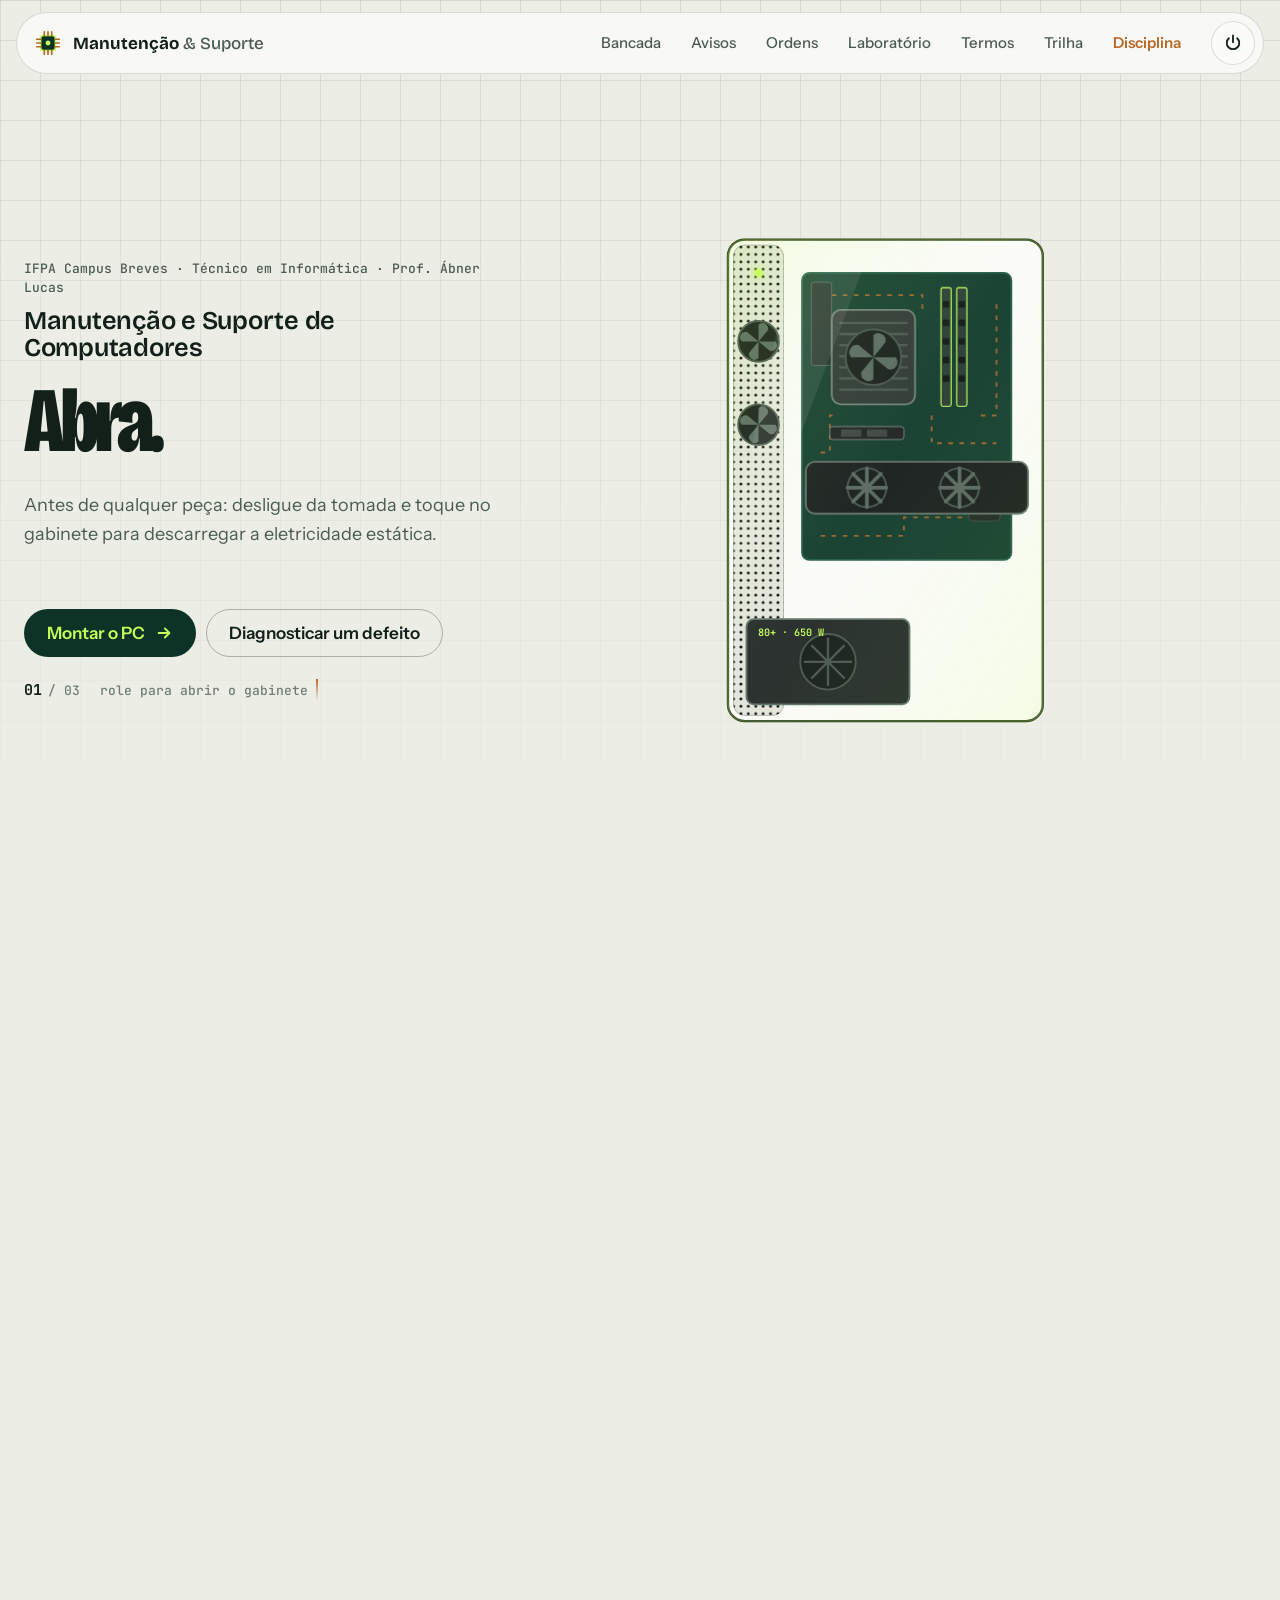
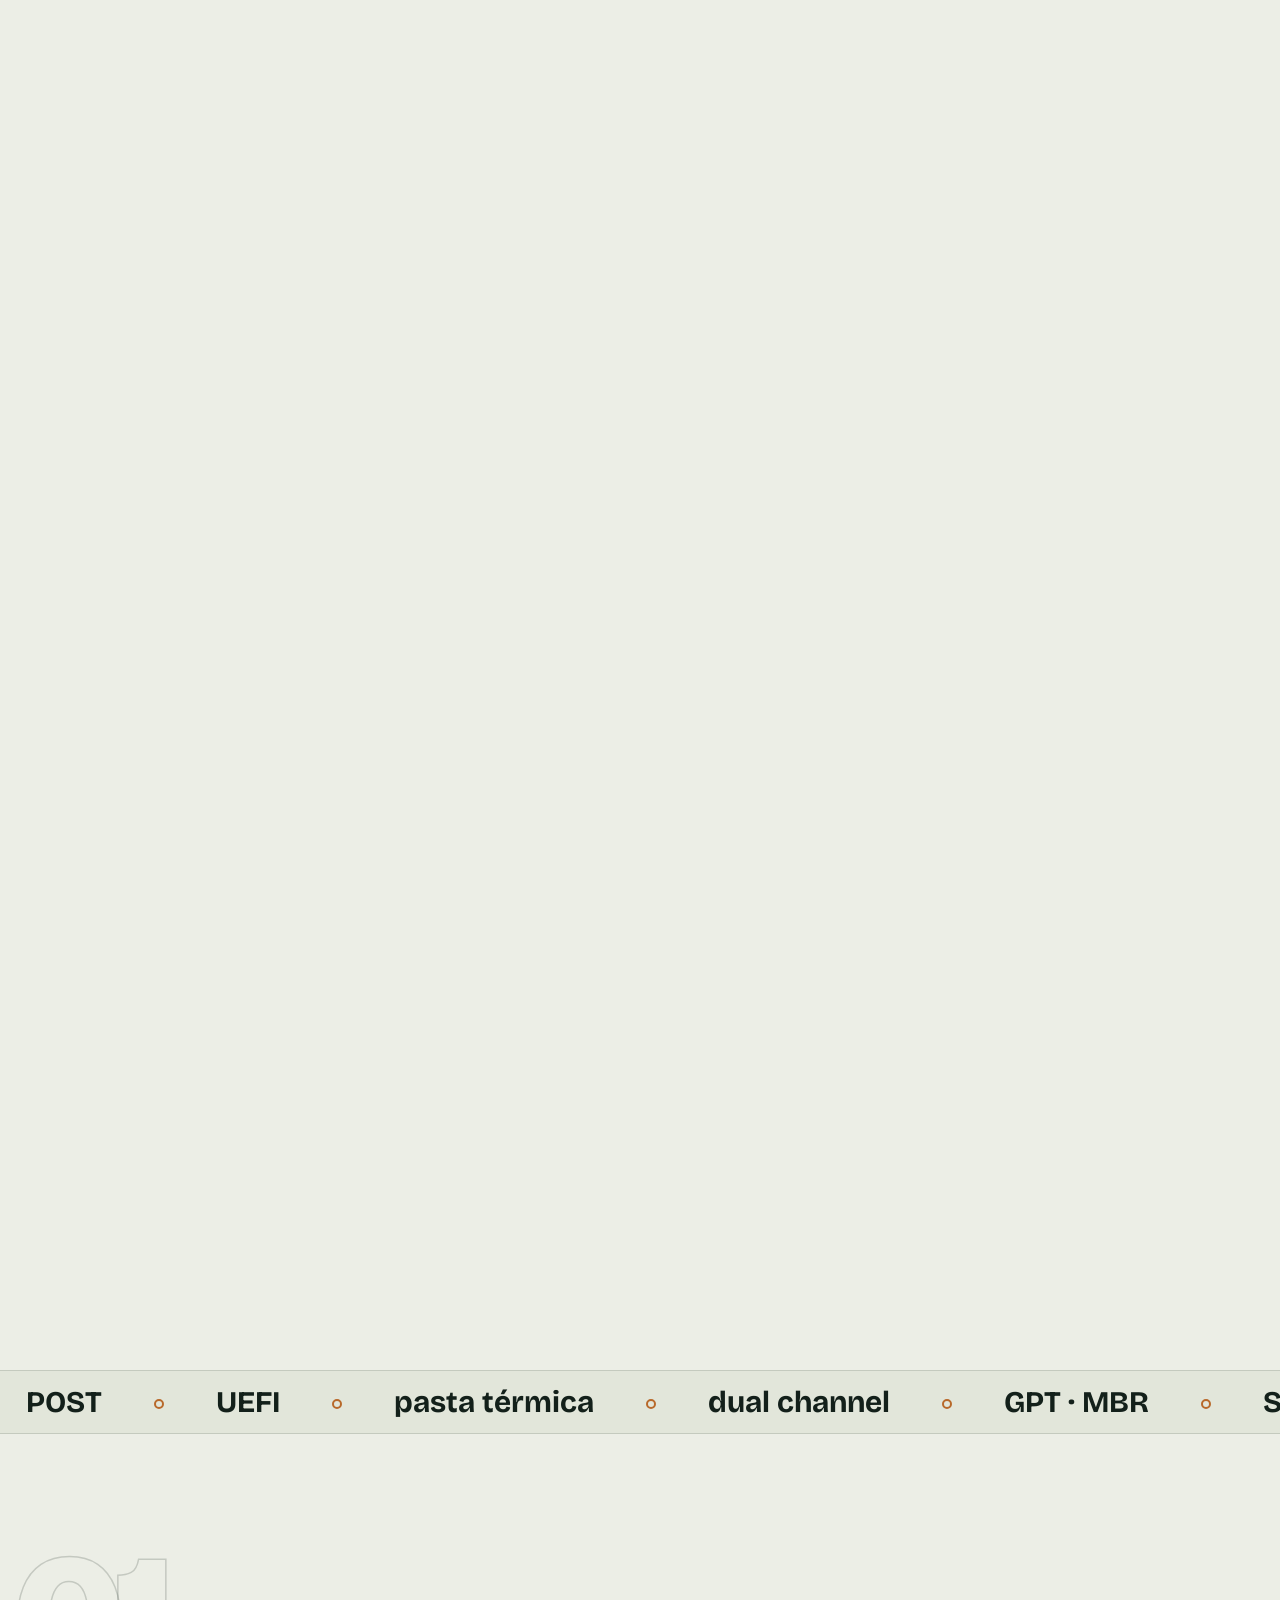
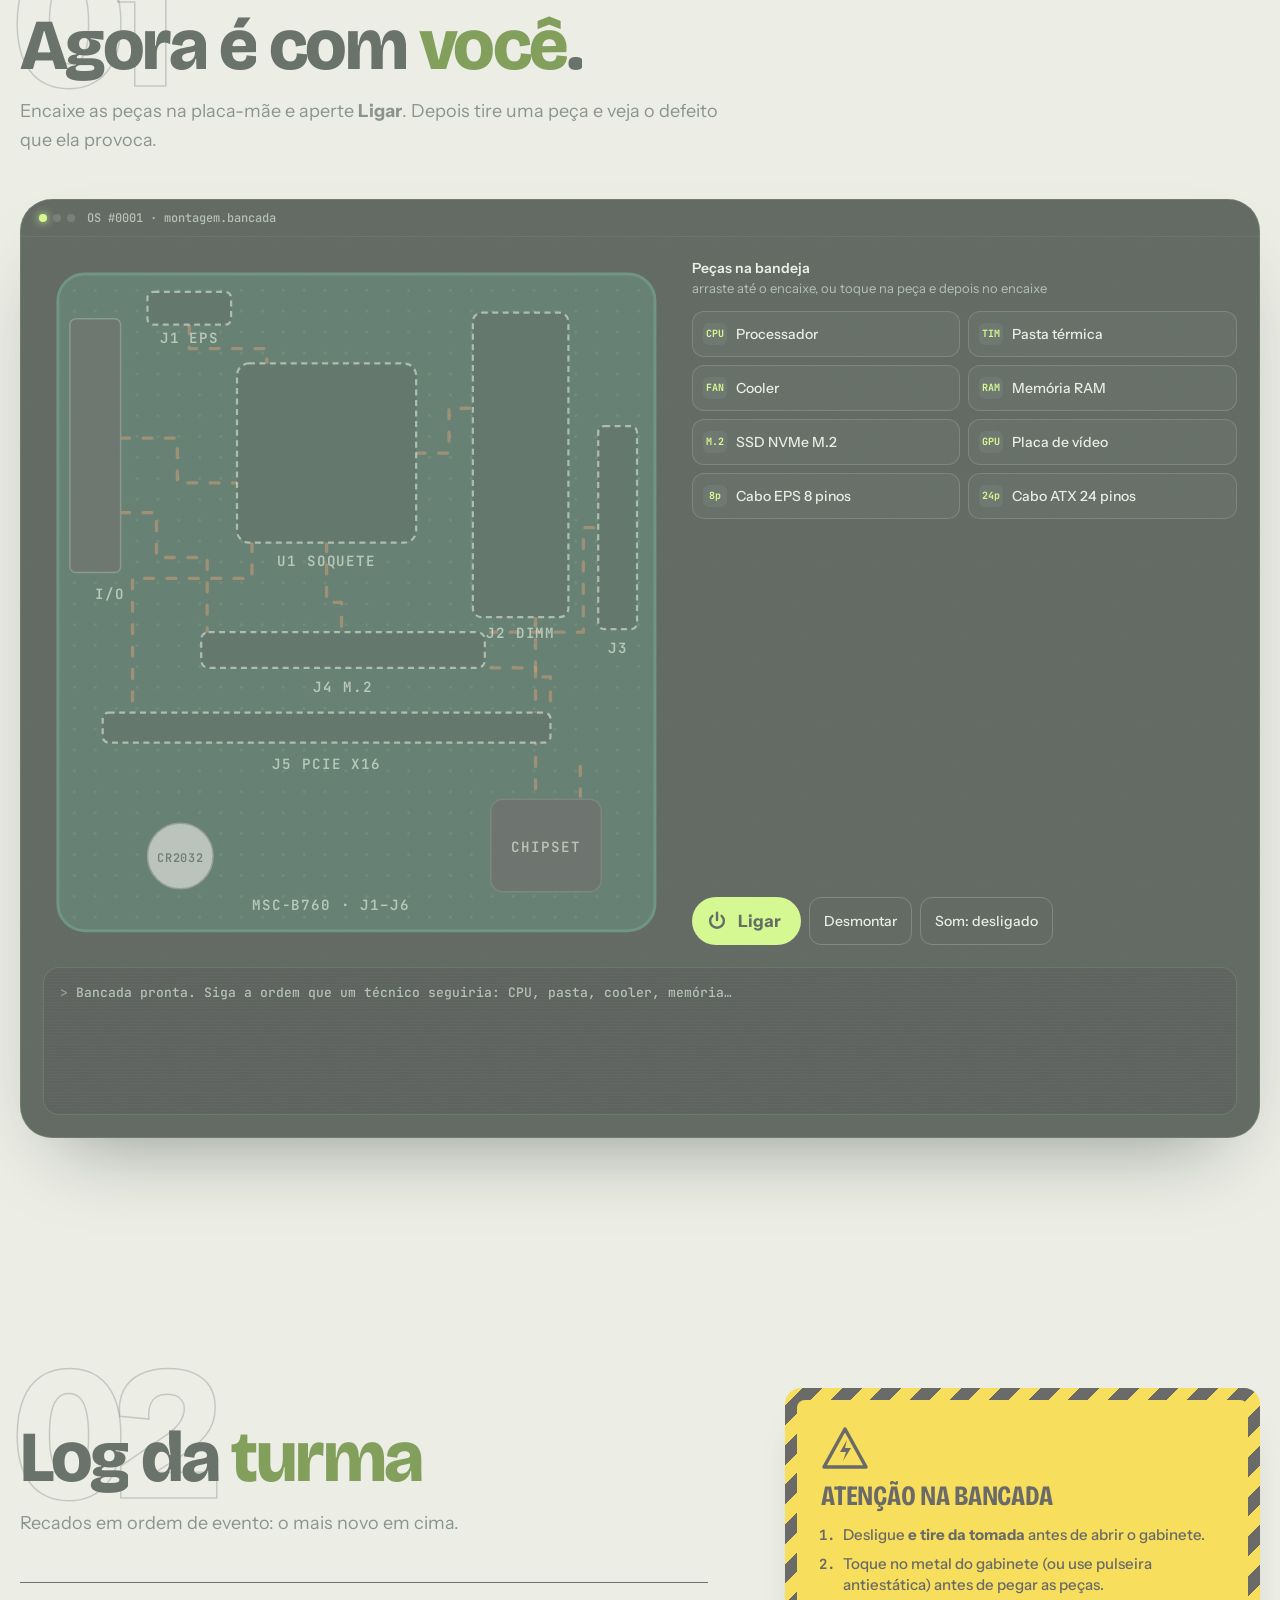
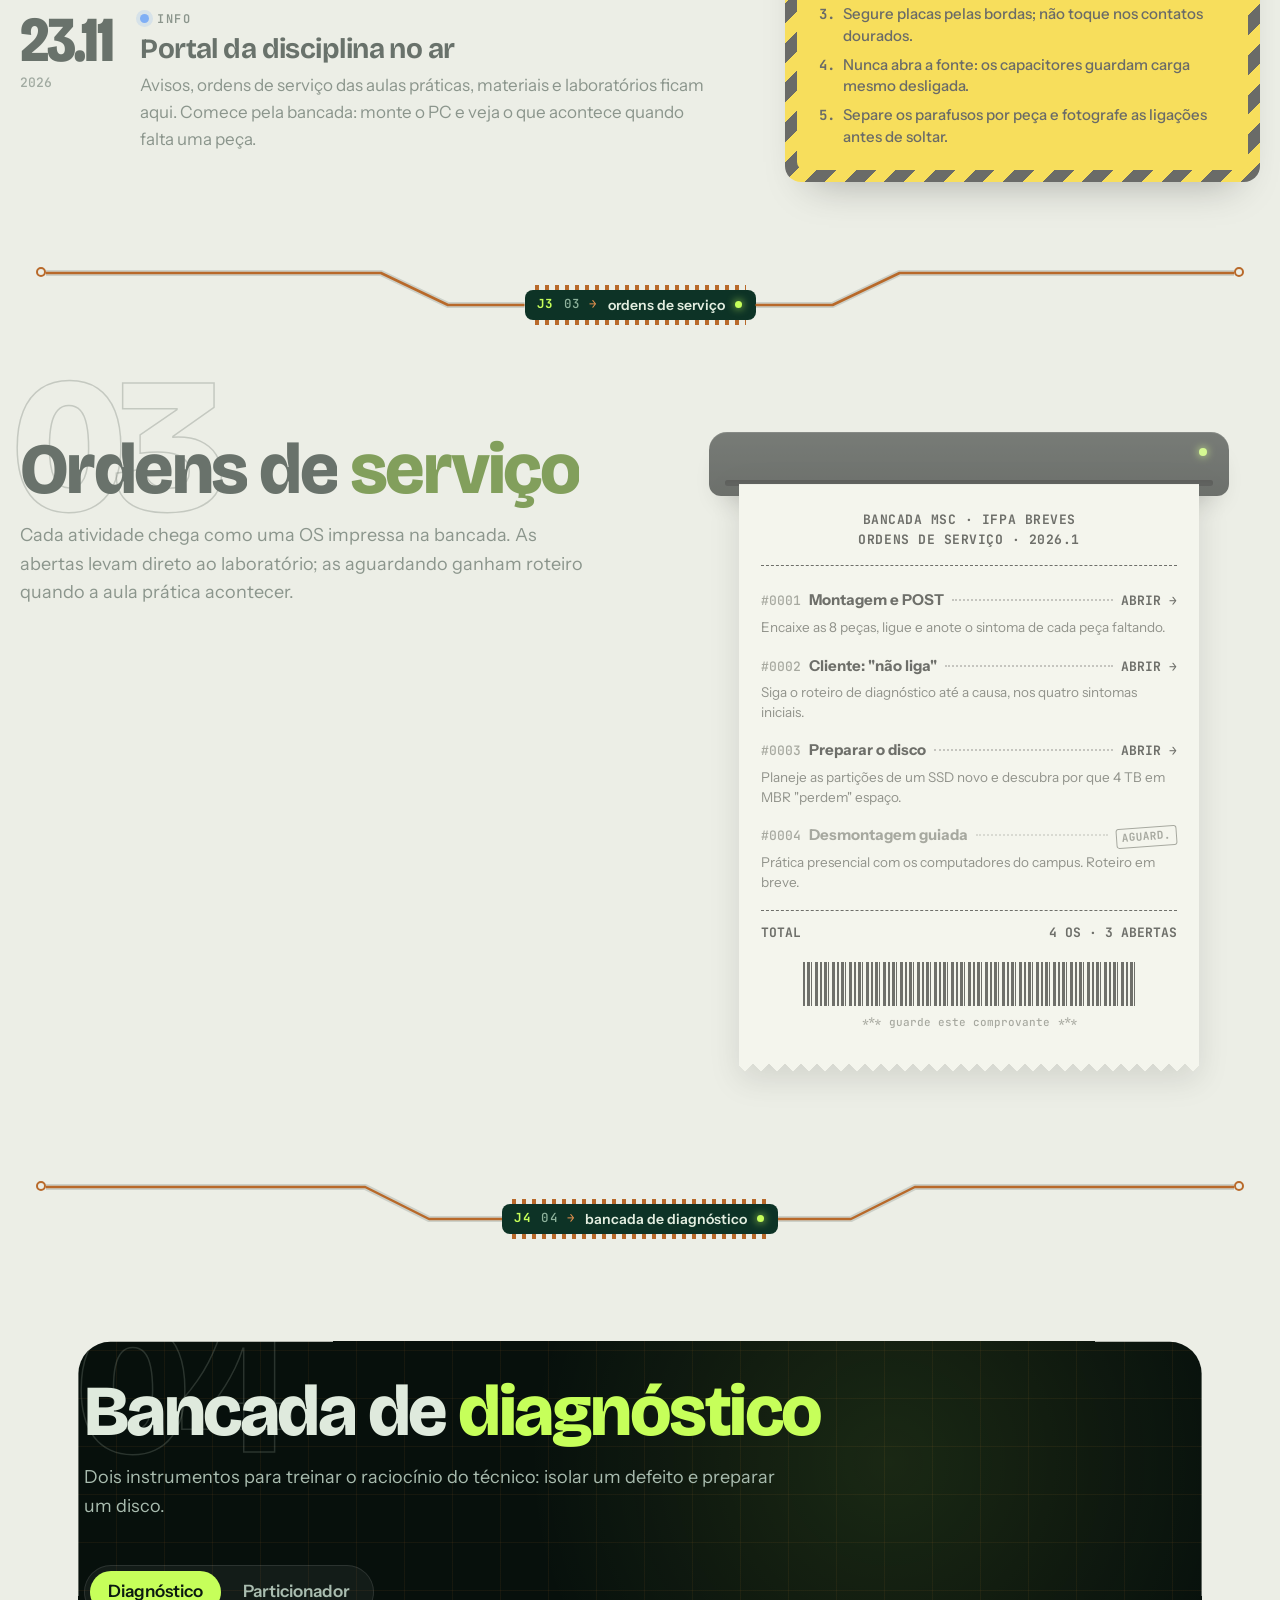
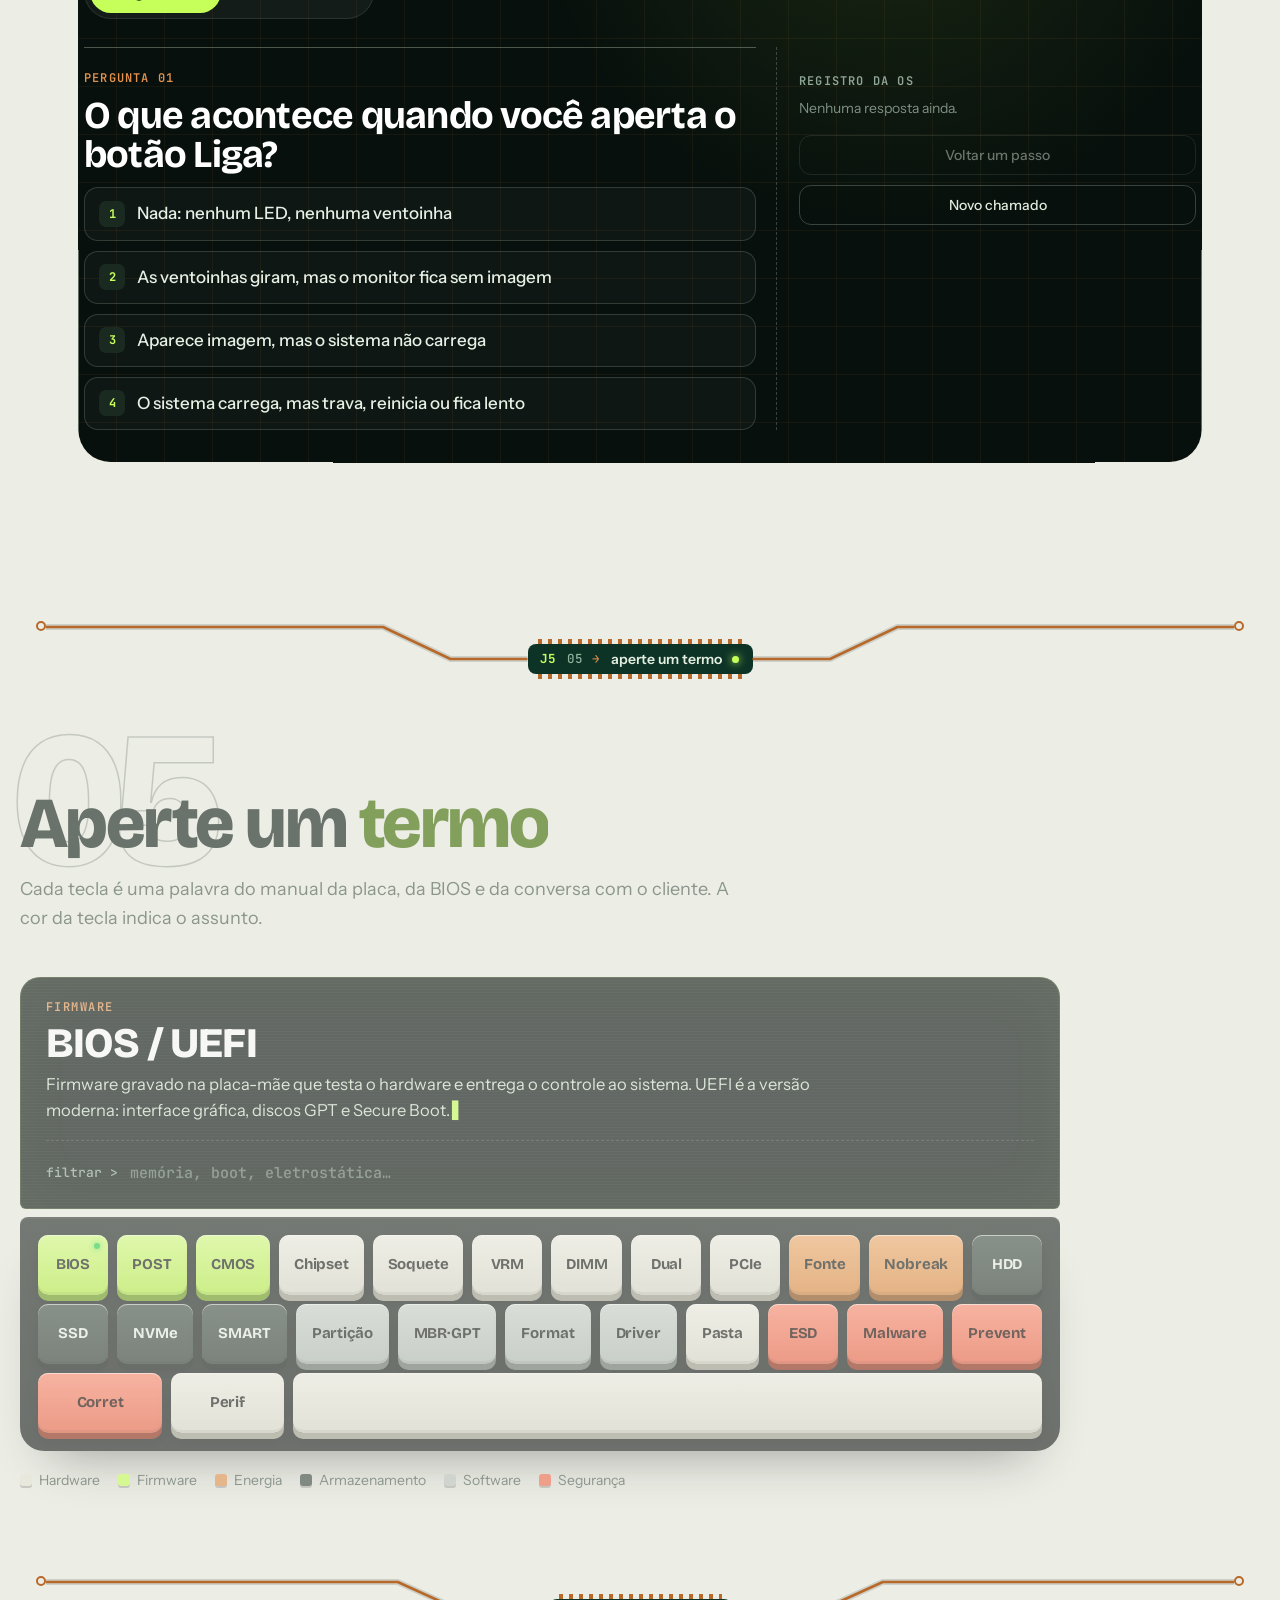
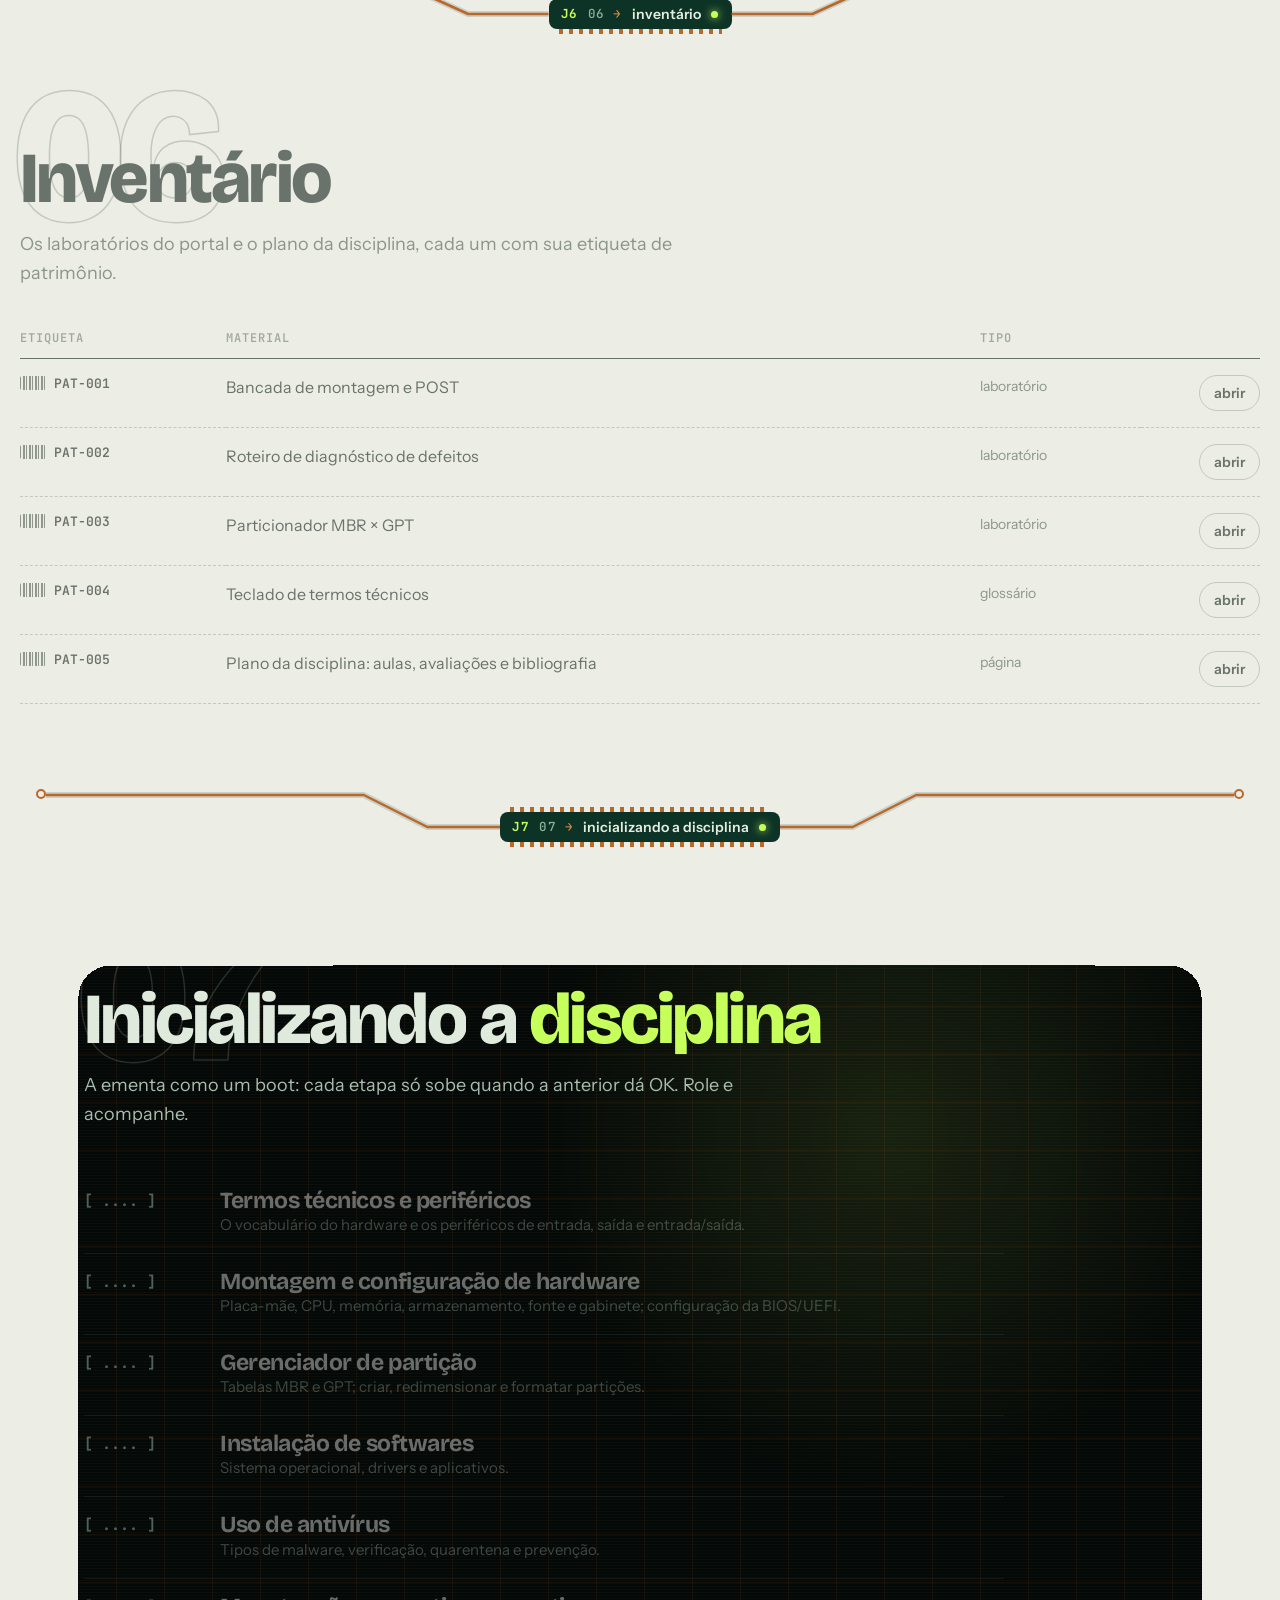
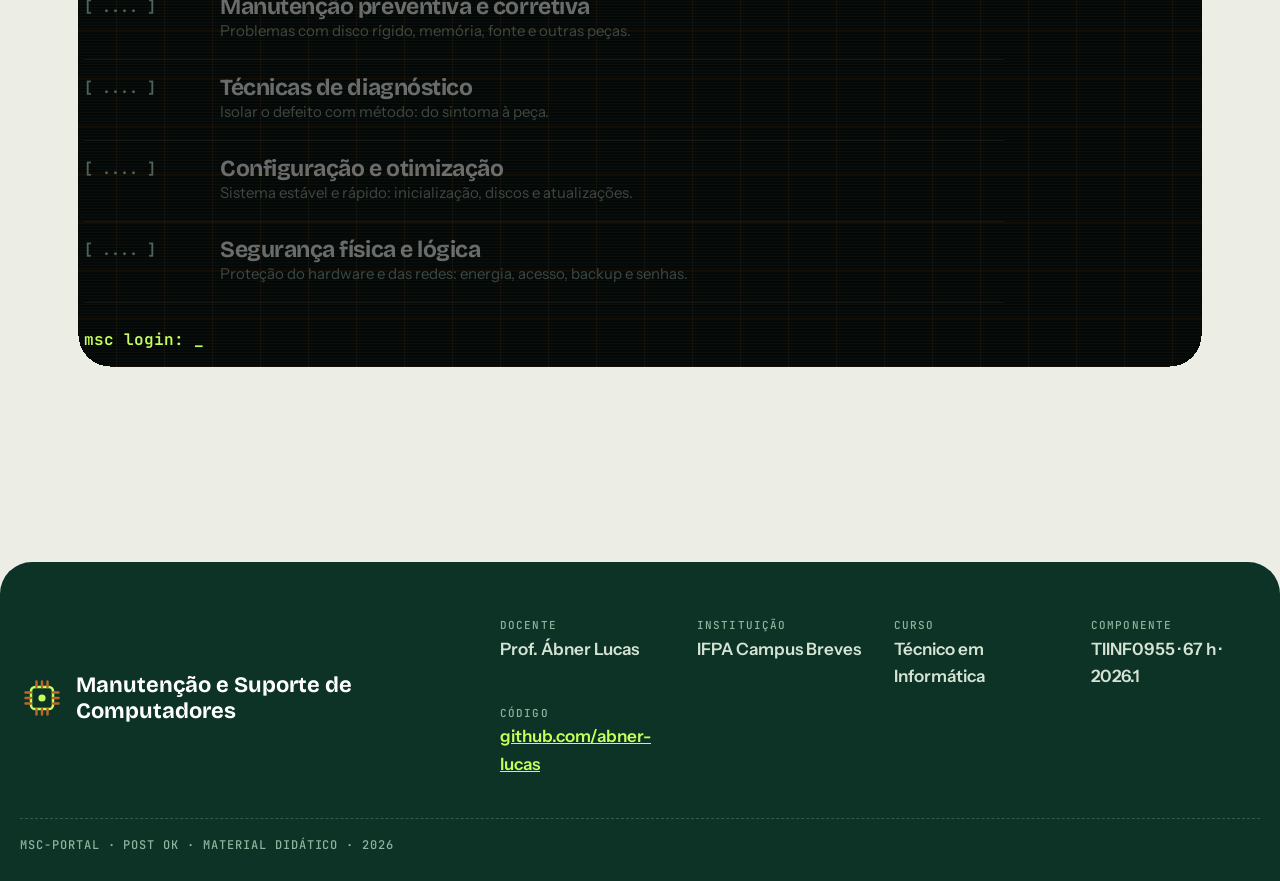
<file: index.html>
<!DOCTYPE html>
<html lang="pt-BR">
<head>
    <meta charset="UTF-8">
    <meta name="viewport" content="width=device-width, initial-scale=1.0">
    <title>Manutenção e Suporte de Computadores · IFPA Campus Breves</title>
    <meta name="description" content="Portal da disciplina de Manutenção e Suporte de Computadores · Prof. Ábner Lucas · IFPA Campus Breves. Avisos, ordens de serviço, laboratórios de montagem, diagnóstico e particionamento, termos técnicos e a trilha da ementa.">
    <meta name="theme-color" content="#eceee6" media="(prefers-color-scheme: light)">
    <meta name="theme-color" content="#08100c" media="(prefers-color-scheme: dark)">
    <link rel="icon" href="data:image/svg+xml,%3Csvg xmlns='http://www.w3.org/2000/svg' viewBox='0 0 32 32'%3E%3Crect width='32' height='32' rx='8' fill='%230d3326'/%3E%3Crect x='9' y='9' width='14' height='14' rx='2' fill='none' stroke='%23c6ff5a' stroke-width='2'/%3E%3Cpath d='M12 5v4M16 5v4M20 5v4M12 23v4M16 23v4M20 23v4M5 12h4M5 16h4M5 20h4M23 12h4M23 16h4M23 20h4' stroke='%23e3914f' stroke-width='1.6'/%3E%3C/svg%3E">

    <!-- Tema e cortina decididos antes da primeira pintura (evita piscar) -->
    <script>
        (function () {
            var d = document.documentElement;
            try {
                var salvo = localStorage.getItem('msc:tema');
                var escuro = salvo ? salvo === 'escuro' : matchMedia('(prefers-color-scheme: dark)').matches;
                d.dataset.tema = escuro ? 'escuro' : 'claro';
            } catch (e) { d.dataset.tema = 'claro'; }
            try { if (sessionStorage.getItem('msc:visitado')) d.dataset.visitado = ''; sessionStorage.setItem('msc:visitado', '1'); } catch (e) {}
            d.classList.add('js');
        })();
    </script>

    <link rel="preconnect" href="https://fonts.googleapis.com">
    <link rel="preconnect" href="https://fonts.gstatic.com" crossorigin>
    <link href="https://fonts.googleapis.com/css2?family=Bricolage+Grotesque:opsz,wdth,wght@12..96,75..100,400..800&family=Instrument+Sans:wght@400;500;600;700&family=JetBrains+Mono:wght@400;500;700&display=swap" rel="stylesheet">
    <link rel="stylesheet" href="style.css?v=2026.11.25l">
</head>
<body>
    <a class="pular" href="#conteudo">Pular para o conteúdo</a>

    <!-- Cortina de abertura: uma tela de POST (só na primeira visita da sessão) -->
    <div class="cortina" aria-hidden="true">
        <div class="cortina-tela">
            <p>MSC-UEFI v26.1 · IFPA Campus Breves</p>
            <p>CPU ............ <b>OK</b></p>
            <p>Memória 16384 MB <b>OK</b></p>
            <p>Dispositivos .... <b>OK</b></p>
            <p class="cortina-ultima">Iniciando portal<span class="cursor">_</span></p>
        </div>
    </div>

    <!-- Barra de progresso: uma trilha de cobre sendo energizada -->
    <div class="progresso" aria-hidden="true"><span id="progresso-barra"></span></div>

    <!-- ============ CABEÇALHO ============ -->
    <header class="topo" id="topo">
        <div class="topo-inner">
            <a href="#inicio" class="marca" aria-label="Manutenção e Suporte de Computadores, voltar ao início">
                <svg class="marca-chip" viewBox="0 0 32 32" aria-hidden="true">
                    <rect x="8" y="8" width="16" height="16" rx="3" />
                    <path d="M12 4v4M16 4v4M20 4v4M12 24v4M16 24v4M20 24v4M4 12h4M4 16h4M4 20h4M24 12h4M24 16h4M24 20h4" />
                    <circle cx="16" cy="16" r="2.6" />
                </svg>
                <span class="marca-texto">Manutenção <em>&amp; Suporte</em></span>
            </a>

            <nav class="menu" id="menu" aria-label="Seções do portal">
                <a href="#bancada">Bancada</a>
                <a href="#avisos">Avisos</a>
                <a href="#atividades">Ordens</a>
                <a href="#laboratorio">Laboratório</a>
                <a href="#termos">Termos</a>
                <a href="#trilha">Trilha</a>
                <a href="disciplina/" class="menu-disciplina">Disciplina</a>
            </nav>

            <div class="topo-acoes">
                <button class="botao-tema" id="botao-tema" type="button" aria-label="Alternar modo escuro" aria-pressed="false">
                    <svg viewBox="0 0 24 24" aria-hidden="true"><path d="M12 3v8" /><path d="M7 6.3a7.5 7.5 0 1 0 10 0" /></svg>
                </button>
                <button class="botao-menu" id="botao-menu" type="button" aria-label="Abrir menu" aria-expanded="false" aria-controls="menu">
                    <span></span><span></span>
                </button>
            </div>
        </div>
    </header>

    <main id="conteudo">

        <!-- ============ ABERTURA: VISTA EXPLODIDA LIGADA À ROLAGEM ============
             O gabinete abre e as peças se separam conforme a página rola.
             Posições finais das peças em data-dx / data-dy (unidades do viewBox)
             e a janela de rolagem em que cada uma se move em data-de / data-ate (0 a 1). -->
        <section id="inicio" class="explode" aria-labelledby="titulo-portal">
            <div class="explode-palco">
                <div class="explode-texto">
                    <p class="kicker entra" style="--atraso: .05s">IFPA Campus Breves · Técnico em Informática · Prof. Ábner Lucas</p>
                    <h1 id="titulo-portal" class="titulo-portal entra" style="--atraso: .15s">Manutenção e Suporte de Computadores</h1>

                    <p class="verbo entra" style="--atraso: .3s" aria-hidden="true">
                        <span class="verbo-trilho" id="verbo-trilho">
                            <span>Abra.</span><span>Entenda.</span><span>Conserte.</span>
                        </span>
                    </p>

                    <div class="legendas entra" style="--atraso: .45s">
                        <p class="legenda ativa" data-etapa="0">Antes de qualquer peça: desligue da tomada e toque no gabinete para descarregar a eletricidade estática.</p>
                        <p class="legenda" data-etapa="1">Cada peça tem um encaixe e uma função. Reconhecer o que está na sua frente é metade do diagnóstico.</p>
                        <p class="legenda" data-etapa="2">Do sintoma à peça, com método: observe, teste, isole, troque e confirme.</p>
                    </div>

                    <div class="explode-acoes entra" style="--atraso: .6s">
                        <a href="#bancada" class="botao botao-cheio">
                            Montar o PC
                            <svg viewBox="0 0 20 20" aria-hidden="true"><path d="M4 10h11M11 5l5 5-5 5" /></svg>
                        </a>
                        <a href="#laboratorio" class="botao botao-linha">Diagnosticar um defeito</a>
                    </div>
                    <p class="explode-contador entra" style="--atraso: .7s" aria-hidden="true"><b id="contador-etapa">01</b> / 03 <span class="dica-rolar">role para abrir o gabinete</span></p>
                </div>

                <div class="explode-cena" id="explode-cena" aria-hidden="true">
                    <svg class="explodida" viewBox="0 0 800 640">
                        <defs>
                            <pattern id="malha" width="8" height="8" patternUnits="userSpaceOnUse"><circle cx="4" cy="4" r="1.6" /></pattern>
                            <linearGradient id="vidro" x1="0" y1="0" x2="1" y2="1"><stop offset="0" stop-color="#c6ff5a" stop-opacity=".16" /><stop offset=".5" stop-color="#ffffff" stop-opacity=".05" /><stop offset="1" stop-color="#c6ff5a" stop-opacity=".12" /></linearGradient>
                        </defs>

                        <!-- gabinete -->
                        <g class="gab">
                            <rect class="gab-caixa" x="230" y="60" width="340" height="520" rx="18" />
                            <rect class="gab-frente" x="236" y="66" width="54" height="508" rx="12" />
                            <rect x="236" y="66" width="54" height="508" rx="12" fill="url(#malha)" class="gab-malha" />
                            <g class="ventoinha" style="transform-origin: 263px 170px"><circle cx="263" cy="170" r="22" class="vent-aro" /><path d="M263 170 l0 -18 a6 6 0 0 1 10 6z M263 170 l18 0 a6 6 0 0 1 -6 10z M263 170 l0 18 a6 6 0 0 1 -10 -6z M263 170 l-18 0 a6 6 0 0 1 6 -10z" class="vent-pas" /></g>
                            <g class="ventoinha" style="transform-origin: 263px 260px"><circle cx="263" cy="260" r="22" class="vent-aro" /><path d="M263 260 l0 -18 a6 6 0 0 1 10 6z M263 260 l18 0 a6 6 0 0 1 -6 10z M263 260 l0 18 a6 6 0 0 1 -10 -6z M263 260 l-18 0 a6 6 0 0 1 6 -10z" class="vent-pas" /></g>
                            <circle cx="263" cy="96" r="4.5" class="led-power" />
                        </g>

                        <!-- placa-mãe (fica no lugar) -->
                        <g class="mobo">
                            <rect x="310" y="96" width="226" height="310" rx="8" class="mobo-pcb" />
                            <path class="mobo-trilha" d="M330 120 H440 V140 M330 380 H420 V360 H500 M520 130 V250 H500 M330 290 H340 V250 H350 M450 250 V280 H520" />
                            <rect x="320" y="106" width="22" height="90" rx="3" class="mobo-io" />
                            <rect x="490" y="330" width="34" height="34" rx="4" class="mobo-chip" />
                        </g>

                        <!-- peças que saem -->
                        <g class="peca-ex" data-peca="cpu" data-dx="0" data-dy="0" data-de="0" data-ate="0">
                            <rect x="365" y="165" width="44" height="44" rx="4" class="ex-cpu" /><path d="M368 168 h8 l-8 8z" class="ex-cpu-marca" />
                        </g>
                        <g class="peca-ex" data-peca="cooler" data-dx="-300" data-dy="-60" data-de=".12" data-ate=".34">
                            <rect x="342" y="136" width="90" height="102" rx="10" class="ex-cooler" />
                            <path d="M350 150 h74 M350 162 h74 M350 174 h74 M350 186 h74 M350 198 h74 M350 210 h74 M350 222 h74" class="ex-aletas" />
                            <g class="ventoinha" style="transform-origin: 387px 187px"><circle cx="387" cy="187" r="30" class="vent-aro" /><path d="M387 187 l0 -24 a8 8 0 0 1 13 8z M387 187 l24 0 a8 8 0 0 1 -8 13z M387 187 l0 24 a8 8 0 0 1 -13 -8z M387 187 l-24 0 a8 8 0 0 1 8 -13z" class="vent-pas" /></g>
                        </g>
                        <g class="peca-ex" data-peca="ram" data-dx="250" data-dy="-40" data-de=".2" data-ate=".42">
                            <rect x="460" y="112" width="11" height="128" rx="2" class="ex-ram" /><rect x="477" y="112" width="11" height="128" rx="2" class="ex-ram" />
                            <path d="M462 130h7M462 150h7M462 170h7M462 190h7M462 210h7M479 130h7M479 150h7M479 170h7M479 190h7M479 210h7" class="ex-ram-chips" />
                        </g>
                        <g class="peca-ex" data-peca="ssd" data-dx="300" data-dy="110" data-de=".38" data-ate=".6">
                            <rect x="340" y="262" width="80" height="14" rx="3" class="ex-ssd" /><rect x="352" y="265" width="22" height="8" rx="1" class="ex-ssd-chip" /><rect x="380" y="265" width="22" height="8" rx="1" class="ex-ssd-chip" />
                        </g>
                        <g class="peca-ex" data-peca="gpu" data-dx="-300" data-dy="190" data-de=".3" data-ate=".55">
                            <rect x="314" y="300" width="240" height="56" rx="10" class="ex-gpu" />
                            <g class="ventoinha" style="transform-origin: 380px 328px"><circle cx="380" cy="328" r="21" class="vent-aro" /><path d="M380 307v42M359 328h42M365 313l30 30M395 313l-30 30" class="ex-gpu-pas" /></g>
                            <g class="ventoinha" style="transform-origin: 480px 328px"><circle cx="480" cy="328" r="21" class="vent-aro" /><path d="M480 307v42M459 328h42M465 313l30 30M495 313l-30 30" class="ex-gpu-pas" /></g>
                        </g>
                        <g class="peca-ex" data-peca="psu" data-dx="330" data-dy="16" data-de=".48" data-ate=".7">
                            <rect x="250" y="470" width="176" height="92" rx="8" class="ex-psu" />
                            <circle cx="338" cy="516" r="30" class="ex-psu-grade" />
                            <path d="M312 516h52M338 490v52M320 498l36 36M356 498l-36 36" class="ex-psu-linhas" />
                            <text x="262" y="488" class="ex-psu-txt">80+ · 650 W</text>
                        </g>

                        <!-- tampa de vidro: sai primeiro -->
                        <g class="peca-ex tampa" data-peca="tampa" data-dx="320" data-dy="-10" data-de="0" data-ate=".16">
                            <rect x="230" y="60" width="340" height="520" rx="18" fill="url(#vidro)" class="ex-vidro" />
                            <path d="M300 80 L380 80 L260 400 L230 400 Z" class="ex-reflexo" />
                        </g>

                        <!-- varredura do diagnóstico (etapa 3) -->
                        <rect class="varredura" x="0" y="0" width="800" height="3" />
                    </svg>

                    <!-- rótulos das peças (posição em % do viewBox 800×640) -->
                    <p class="rotulo" data-de="cooler" data-al="e" style="left: 6.5%; top: 11%"><b>Cooler</b><span>tira o calor da CPU</span></p>
                    <p class="rotulo rotulo-baixo" data-de="cooler" data-al="e" style="left: 52.5%; top: 25%"><b>CPU</b><span>soquete LGA</span></p>
                    <p class="rotulo" data-de="ram" data-al="d" style="left: 93%; top: 9.5%"><b>Memória RAM</b><span>2 × DDR5</span></p>
                    <p class="rotulo" data-de="ssd" data-al="d" style="left: 90%; top: 56%"><b>SSD NVMe</b><span>slot M.2</span></p>
                    <p class="rotulo rotulo-baixo" data-de="gpu" data-al="e" style="left: 3%; top: 87%"><b>Placa de vídeo</b><span>PCIe x16</span></p>
                    <p class="rotulo rotulo-baixo" data-de="psu" data-al="d" style="left: 95%; top: 91%"><b>Fonte ATX</b><span>+12 V · +5 V · +3,3 V</span></p>
                    <p class="rotulo rotulo-baixo" data-de="psu" data-al="e" style="left: 39%; top: 64.5%"><b>Placa-mãe</b><span>liga tudo</span></p>
                </div>
            </div>
        </section>

        <!-- Fita contínua de termos -->
        <div class="fita" aria-hidden="true">
            <div class="fita-trilho">
                <span>POST</span><span>UEFI</span><span>pasta térmica</span><span>dual channel</span><span>GPT · MBR</span><span>SMART</span><span>ESD</span><span>NVMe</span><span>driver</span><span>antivírus</span><span>backup</span><span>80 Plus</span>
                <span>POST</span><span>UEFI</span><span>pasta térmica</span><span>dual channel</span><span>GPT · MBR</span><span>SMART</span><span>ESD</span><span>NVMe</span><span>driver</span><span>antivírus</span><span>backup</span><span>80 Plus</span>
            </div>
        </div>

        <!-- ============ BANCADA: MONTAGEM + POST ============ -->
        <section id="bancada" class="secao cena" aria-labelledby="titulo-bancada">
            <div class="secao-inner">
                <header class="cabeca">
                    <span class="cabeca-n" aria-hidden="true">01</span>
                    <h2 id="titulo-bancada" data-palavras>Agora é com <em>você</em>.</h2>
                    <p class="cabeca-lede">Encaixe as peças na placa-mãe e aperte <strong>Ligar</strong>. Depois tire uma peça e veja o defeito que ela provoca.</p>
                </header>

                <figure class="bancada" id="bancada-fig" aria-labelledby="bancada-legenda">
                    <div class="bancada-barra" aria-hidden="true">
                        <span class="bancada-leds"><i></i><i></i><i></i></span>
                        <span>OS #0001 · montagem.bancada</span>
                    </div>

                    <div class="bancada-corpo">
                        <div class="placa-moldura" id="placa-moldura">
                            <svg class="placa" id="placa" viewBox="0 0 420 460" role="group" aria-label="Placa-mãe com os encaixes">
                                <defs>
                                    <pattern id="furos" width="14" height="14" patternUnits="userSpaceOnUse"><circle cx="7" cy="7" r=".9" /></pattern>
                                </defs>
                                <rect class="pcb" x="10" y="10" width="400" height="440" rx="18" />
                                <rect class="pcb-furos" x="10" y="10" width="400" height="440" rx="18" fill="url(#furos)" />
                                <g class="trilhas" aria-hidden="true">
                                    <path d="M98 44 V60 H150 V70" />
                                    <path d="M384 180 H362 V250 H300" />
                                    <path d="M250 130 H272 V100 H290" />
                                    <path d="M190 190 V230 H200 V250" />
                                    <path d="M140 190 V214 H60 V300" />
                                    <path d="M330 240 V280 H340 V300" />
                                    <path d="M300 274 H330 V360" />
                                    <path d="M52 120 H90 V150 H130" />
                                    <path d="M52 170 H76 V200 H110 V250" />
                                    <path d="M360 340 V360" />
                                </g>
                                <g class="serigrafia" aria-hidden="true">
                                    <rect x="18" y="40" width="34" height="170" rx="4" class="io" />
                                    <text x="35" y="228">I/O</text>
                                    <circle cx="92" cy="400" r="22" class="bateria" />
                                    <text x="92" y="404" text-anchor="middle">CR2032</text>
                                    <rect x="300" y="362" width="74" height="62" rx="8" class="chipset" />
                                    <text x="337" y="397" text-anchor="middle">CHIPSET</text>
                                    <text x="140" y="436">MSC-B760 · J1–J6</text>
                                </g>

                                <g class="slot" data-slot="eps" tabindex="0" role="button" aria-label="Conector EPS 8 pinos da CPU">
                                    <rect x="70" y="22" width="56" height="22" rx="4" /><text x="98" y="56" text-anchor="middle">J1 EPS</text>
                                </g>
                                <g class="slot" data-slot="soquete" tabindex="0" role="button" aria-label="Soquete da CPU">
                                    <rect x="130" y="70" width="120" height="120" rx="8" /><text x="190" y="206" text-anchor="middle">U1 SOQUETE</text>
                                </g>
                                <g class="slot" data-slot="dimm" tabindex="0" role="button" aria-label="Slots de memória DIMM">
                                    <rect x="288" y="36" width="64" height="204" rx="6" /><text x="320" y="254" text-anchor="middle">J2 DIMM</text>
                                </g>
                                <g class="slot" data-slot="atx24" tabindex="0" role="button" aria-label="Conector ATX 24 pinos">
                                    <rect x="372" y="112" width="26" height="136" rx="4" /><text x="385" y="264" text-anchor="middle">J3</text>
                                </g>
                                <g class="slot" data-slot="m2" tabindex="0" role="button" aria-label="Slot M.2 para SSD">
                                    <rect x="106" y="250" width="190" height="24" rx="5" /><text x="201" y="290" text-anchor="middle">J4 M.2</text>
                                </g>
                                <g class="slot" data-slot="pcie" tabindex="0" role="button" aria-label="Slot PCI Express x16">
                                    <rect x="40" y="304" width="300" height="20" rx="4" /><text x="190" y="342" text-anchor="middle">J5 PCIE X16</text>
                                </g>

                                <g class="peca" data-peca="ram" aria-hidden="true">
                                    <rect x="296" y="42" width="14" height="192" rx="2" /><rect x="330" y="42" width="14" height="192" rx="2" />
                                    <path class="ram-chips" d="M299 60h8M299 90h8M299 120h8M299 150h8M299 180h8M299 210h8M333 60h8M333 90h8M333 120h8M333 150h8M333 180h8M333 210h8" />
                                </g>
                                <g class="peca" data-peca="cpu" aria-hidden="true">
                                    <rect x="150" y="90" width="80" height="80" rx="6" class="cpu" />
                                    <path d="M154 94 l10 0 l-10 10 z" class="cpu-marca" />
                                    <text x="190" y="134" text-anchor="middle" class="cpu-txt">CPU</text>
                                </g>
                                <g class="peca" data-peca="pasta" aria-hidden="true"><circle cx="190" cy="130" r="13" class="pasta" /></g>
                                <g class="peca" data-peca="cooler" aria-hidden="true">
                                    <rect x="136" y="76" width="108" height="108" rx="16" class="cooler" />
                                    <g class="helice" style="transform-origin: 190px 130px">
                                        <circle cx="190" cy="130" r="44" class="cooler-aro" />
                                        <path d="M190 130 C190 104 206 96 214 100 C206 112 200 122 190 130 Z M190 130 C214 130 222 146 218 154 C206 146 196 140 190 130 Z M190 130 C190 156 174 164 166 160 C174 148 180 138 190 130 Z M190 130 C166 130 158 114 162 106 C174 114 184 120 190 130 Z" class="cooler-pas" />
                                        <circle cx="190" cy="130" r="9" class="cooler-centro" />
                                    </g>
                                </g>
                                <g class="peca" data-peca="ssd" aria-hidden="true">
                                    <rect x="112" y="254" width="160" height="16" rx="3" class="ssd" />
                                    <rect x="130" y="257" width="30" height="10" rx="1" class="ssd-chip" /><rect x="170" y="257" width="30" height="10" rx="1" class="ssd-chip" /><rect x="210" y="257" width="22" height="10" rx="1" class="ssd-chip" />
                                </g>
                                <g class="peca" data-peca="gpu" aria-hidden="true">
                                    <rect x="30" y="296" width="330" height="76" rx="12" class="gpu" />
                                    <g class="helice" style="transform-origin: 120px 334px"><circle cx="120" cy="334" r="28" class="gpu-fan" /><path d="M120 308v52M94 334h52M102 316l36 36M138 316l-36 36" class="gpu-pas" /></g>
                                    <g class="helice" style="transform-origin: 250px 334px"><circle cx="250" cy="334" r="28" class="gpu-fan" /><path d="M250 308v52M224 334h52M232 316l36 36M268 316l-36 36" class="gpu-pas" /></g>
                                </g>
                                <g class="peca" data-peca="eps" aria-hidden="true">
                                    <path d="M98 4 V24" class="cabo" /><rect x="72" y="20" width="52" height="20" rx="4" class="plug" />
                                </g>
                                <g class="peca" data-peca="atx24" aria-hidden="true">
                                    <path d="M398 180 H460" class="cabo cabo-grosso" /><rect x="370" y="114" width="30" height="132" rx="5" class="plug" />
                                </g>
                            </svg>
                        </div>

                        <div class="bancada-lado">
                            <p class="bandeja-titulo" id="bandeja-titulo">Peças na bandeja <span class="bandeja-dica">arraste até o encaixe, ou toque na peça e depois no encaixe</span></p>
                            <ul class="bandeja" id="bandeja" aria-labelledby="bandeja-titulo"></ul>

                            <div class="bancada-controles">
                                <button type="button" class="botao-power" id="botao-ligar" aria-describedby="tela-resultado">
                                    <svg viewBox="0 0 24 24" aria-hidden="true"><path d="M12 3v8" /><path d="M7 6.3a7.5 7.5 0 1 0 10 0" /></svg>
                                    Ligar
                                </button>
                                <button type="button" class="botao-mini" id="botao-desmontar">Desmontar</button>
                                <button type="button" class="botao-mini" id="botao-som" aria-pressed="false">Som: desligado</button>
                            </div>
                        </div>
                    </div>

                    <div class="tela" id="tela">
                        <ol class="tela-linhas" id="tela-linhas" aria-live="polite">
                            <li class="tela-info">Bancada pronta. Siga a ordem que um técnico seguiria: CPU, pasta, cooler, memória…</li>
                        </ol>
                        <p class="tela-resultado" id="tela-resultado" aria-live="polite"></p>
                    </div>
                    <figcaption id="bancada-legenda" class="sr-only">Laboratório de montagem: encaixe as peças na placa-mãe e aperte Ligar para ver o POST.</figcaption>
                </figure>
            </div>
        </section>

        <!-- DIVISOR: cabo/trilha de cobre que se desenha ao rolar e liga uma seção à seguinte.
             data-ref = código do conector; data-n = número da próxima seção; data-rotulo = nome dela.
             O desenho (SVG) é montado pelo script.js. -->
        <div class="divisor" data-ref="J2" data-n="02" data-rotulo="log da turma" aria-hidden="true"></div>

        <!-- ============ AVISOS: log de eventos + etiqueta de advertência ============ -->
        <section id="avisos" class="secao cena" aria-labelledby="titulo-avisos">
            <div class="secao-inner avisos-grade">
                <div>
                    <header class="cabeca">
                        <span class="cabeca-n" aria-hidden="true">02</span>
                        <h2 id="titulo-avisos" data-palavras>Log da <em>turma</em></h2>
                        <p class="cabeca-lede">Recados em ordem de evento: o mais novo em cima.</p>
                    </header>

                    <!--
                        COMO ADICIONAR UM AVISO
                        1. Copie um <li class="evento"> inteiro e cole no TOPO da lista.
                        2. Troque a data: datetime="AAAA-MM-DD", o dia/mês grande (<b>) e o ano (<span>).
                        3. Nível em data-tipo: "info", "prazo" ou "ok". Troque o texto do nível, o título e o texto.
                    -->
                    <ol class="log" aria-label="Avisos, do mais novo para o mais antigo">
                        <li class="evento revela" data-tipo="info">
                            <time datetime="2026-11-23"><b>23.11</b><span>2026</span></time>
                            <div>
                                <p class="evento-nivel">info</p>
                                <h3>Portal da disciplina no ar</h3>
                                <p>Avisos, ordens de serviço das aulas práticas, materiais e laboratórios ficam aqui. Comece pela bancada: monte o PC e veja o que acontece quando falta uma peça.</p>
                            </div>
                        </li>
                    </ol>
                </div>

                <aside class="adesivo revela" aria-labelledby="adesivo-titulo">
                    <div class="adesivo-interno">
                        <svg class="adesivo-icone" viewBox="0 0 48 44" aria-hidden="true"><path d="M24 3 L45 41 H3 Z" /><path d="M26 14 L19 26 H25 L22 35 L30 22 H24 Z" class="raio" /></svg>
                        <h3 id="adesivo-titulo">Atenção na bancada</h3>
                        <ol>
                            <li>Desligue <strong>e tire da tomada</strong> antes de abrir o gabinete.</li>
                            <li>Toque no metal do gabinete (ou use pulseira antiestática) antes de pegar as peças.</li>
                            <li>Segure placas pelas bordas; não toque nos contatos dourados.</li>
                            <li>Nunca abra a fonte: os capacitores guardam carga mesmo desligada.</li>
                            <li>Separe os parafusos por peça e fotografe as ligações antes de soltar.</li>
                        </ol>
                    </div>
                </aside>
            </div>
        </section>

        <div class="divisor" data-ref="J3" data-n="03" data-rotulo="ordens de serviço" aria-hidden="true"></div>

        <!-- ============ ORDENS DE SERVIÇO: cupom da impressora térmica ============ -->
        <section id="atividades" class="secao cena" aria-labelledby="titulo-ordens">
            <div class="secao-inner ordens-grade">
                <header class="cabeca">
                    <span class="cabeca-n" aria-hidden="true">03</span>
                    <h2 id="titulo-ordens" data-palavras>Ordens de <em>serviço</em></h2>
                    <p class="cabeca-lede">Cada atividade chega como uma OS impressa na bancada. As abertas levam direto ao laboratório; as aguardando ganham roteiro quando a aula prática acontecer.</p>
                </header>

                <div class="impressora" id="impressora">
                    <div class="impressora-corpo" aria-hidden="true"><span class="impressora-led"></span><span class="impressora-fenda"></span></div>
                    <div class="cupom-janela">
                        <div class="cupom" id="cupom">
                            <p class="cupom-topo">BANCADA MSC · IFPA BREVES<br>ORDENS DE SERVIÇO · 2026.1</p>
                            <!--
                                COMO ADICIONAR UMA ORDEM DE SERVIÇO
                                1. Copie um <li> da lista e troque o número, o título, o texto e o link (href).
                                2. Para uma OS sem material ainda: troque o <a> por <span class="cupom-item"> e o status por "AGUARD.".
                                3. Atualize a linha TOTAL.
                            -->
                            <ol class="cupom-lista">
                                <li>
                                    <a class="cupom-item" href="#bancada"><span class="c-num">#0001</span><span class="c-tit">Montagem e POST</span><span class="c-pont" aria-hidden="true"></span><span class="c-st">ABRIR →</span></a>
                                    <p>Encaixe as 8 peças, ligue e anote o sintoma de cada peça faltando.</p>
                                </li>
                                <li>
                                    <a class="cupom-item" href="#lab-diagnostico" data-abrir-aba="aba-diagnostico"><span class="c-num">#0002</span><span class="c-tit">Cliente: "não liga"</span><span class="c-pont" aria-hidden="true"></span><span class="c-st">ABRIR →</span></a>
                                    <p>Siga o roteiro de diagnóstico até a causa, nos quatro sintomas iniciais.</p>
                                </li>
                                <li>
                                    <a class="cupom-item" href="#lab-particoes" data-abrir-aba="aba-particoes"><span class="c-num">#0003</span><span class="c-tit">Preparar o disco</span><span class="c-pont" aria-hidden="true"></span><span class="c-st">ABRIR →</span></a>
                                    <p>Planeje as partições de um SSD novo e descubra por que 4 TB em MBR "perdem" espaço.</p>
                                </li>
                                <li class="cupom-aguardando">
                                    <span class="cupom-item"><span class="c-num">#0004</span><span class="c-tit">Desmontagem guiada</span><span class="c-pont" aria-hidden="true"></span><span class="c-st">AGUARD.</span></span>
                                    <p>Prática presencial com os computadores do campus. Roteiro em breve.</p>
                                </li>
                            </ol>
                            <p class="cupom-total"><span>TOTAL</span><span>4 OS · 3 ABERTAS</span></p>
                            <div class="cupom-barras" aria-hidden="true"></div>
                            <p class="cupom-rodape">*** guarde este comprovante ***</p>
                        </div>
                    </div>
                </div>
            </div>
        </section>

        <div class="divisor" data-ref="J4" data-n="04" data-rotulo="bancada de diagnóstico" aria-hidden="true"></div>

        <!-- ============ LABORATÓRIO (palco escuro) ============ -->
        <section id="laboratorio" class="palco cena" aria-labelledby="titulo-lab">
            <div class="palco-inner">
                <header class="cabeca">
                    <span class="cabeca-n" aria-hidden="true">04</span>
                    <h2 id="titulo-lab" data-palavras>Bancada de <em>diagnóstico</em></h2>
                    <p class="cabeca-lede">Dois instrumentos para treinar o raciocínio do técnico: isolar um defeito e preparar um disco.</p>
                </header>

                <div class="abas" role="tablist" aria-label="Escolha o laboratório">
                    <span class="abas-cursor" aria-hidden="true"></span>
                    <button type="button" role="tab" class="aba" id="aba-diagnostico" aria-selected="true" aria-controls="lab-diagnostico">Diagnóstico</button>
                    <button type="button" role="tab" class="aba" id="aba-particoes" aria-selected="false" aria-controls="lab-particoes" tabindex="-1">Particionador</button>
                </div>

                <div class="lab" id="lab-diagnostico" role="tabpanel" aria-labelledby="aba-diagnostico">
                    <div class="diag">
                        <div class="diag-pergunta" id="diag-pergunta" aria-live="polite"></div>
                        <aside class="diag-caminho" aria-label="Caminho percorrido">
                            <p class="diag-caminho-titulo">registro da OS</p>
                            <ol id="diag-caminho"></ol>
                            <button type="button" class="botao-mini" id="diag-voltar">Voltar um passo</button>
                            <button type="button" class="botao-mini" id="diag-reiniciar">Novo chamado</button>
                        </aside>
                    </div>
                </div>

                <div class="lab" id="lab-particoes" role="tabpanel" aria-labelledby="aba-particoes" hidden>
                    <div class="part">
                        <form class="part-config" id="part-config">
                            <label class="campo"><span>Disco</span>
                                <select id="part-tamanho">
                                    <option value="256">SSD 256 GB</option>
                                    <option value="512" selected>SSD 512 GB</option>
                                    <option value="1000">HDD 1 TB</option>
                                    <option value="4000">HDD 4 TB</option>
                                </select>
                            </label>
                            <fieldset class="campo-seg"><legend>Tabela</legend>
                                <label><input type="radio" name="esquema" value="GPT" checked><span>GPT</span></label>
                                <label><input type="radio" name="esquema" value="MBR"><span>MBR</span></label>
                            </fieldset>
                            <fieldset class="campo-seg"><legend>Firmware</legend>
                                <label><input type="radio" name="firmware" value="UEFI" checked><span>UEFI</span></label>
                                <label><input type="radio" name="firmware" value="Legado"><span>BIOS legada</span></label>
                            </fieldset>
                        </form>

                        <div class="disco" aria-hidden="true">
                            <div class="disco-barra" id="disco-barra"></div>
                            <p class="disco-legenda"><span id="disco-uso"></span><span id="disco-real"></span></p>
                        </div>

                        <form class="part-nova" id="part-nova" novalidate>
                            <label class="campo"><span>Tipo</span>
                                <select id="part-tipo">
                                    <option value="primaria">Primária</option>
                                    <option value="estendida">Estendida</option>
                                    <option value="logica">Lógica</option>
                                </select>
                            </label>
                            <label class="campo"><span>Tamanho (GB)</span><input type="number" id="part-gb" min="1" step="1" value="100" inputmode="numeric"></label>
                            <label class="campo"><span>Rótulo</span><input type="text" id="part-rotulo" maxlength="14" placeholder="Sistema" autocomplete="off"></label>
                            <button type="submit" class="botao botao-cheio botao-p">Criar partição</button>
                            <button type="button" class="botao-mini" id="part-desfazer">Desfazer</button>
                        </form>

                        <div class="part-analise" id="part-analise" aria-live="polite"></div>
                    </div>
                </div>
            </div>
        </section>

        <div class="divisor" data-ref="J5" data-n="05" data-rotulo="aperte um termo" aria-hidden="true"></div>

        <!-- ============ TERMOS: teclado mecânico ============ -->
        <section id="termos" class="secao cena" aria-labelledby="titulo-termos">
            <div class="secao-inner">
                <header class="cabeca">
                    <span class="cabeca-n" aria-hidden="true">05</span>
                    <h2 id="titulo-termos" data-palavras>Aperte um <em>termo</em></h2>
                    <p class="cabeca-lede">Cada tecla é uma palavra do manual da placa, da BIOS e da conversa com o cliente. A cor da tecla indica o assunto.</p>
                </header>

                <div class="teclado-kit">
                    <div class="visor" id="visor" aria-live="polite">
                        <p class="visor-cat" id="visor-cat"></p>
                        <p class="visor-termo" id="visor-termo"></p>
                        <p class="visor-def" id="visor-def"></p>
                        <label class="visor-busca"><span class="sr-only">Filtrar teclas</span>
                            <span aria-hidden="true">filtrar &gt;</span>
                            <input type="search" id="termos-q" placeholder="memória, boot, eletrostática…" autocomplete="off">
                        </label>
                    </div>
                    <div class="teclado" id="teclado" role="group" aria-label="Teclado de termos técnicos"></div>
                    <p class="teclado-legenda" id="teclado-legenda"></p>
                </div>
            </div>
        </section>

        <div class="divisor" data-ref="J6" data-n="06" data-rotulo="inventário" aria-hidden="true"></div>

        <!-- ============ MATERIAIS (inventário) ============ -->
        <section id="materiais" class="secao cena" aria-labelledby="titulo-materiais">
            <div class="secao-inner">
                <header class="cabeca">
                    <span class="cabeca-n" aria-hidden="true">06</span>
                    <h2 id="titulo-materiais" data-palavras>Inventário</h2>
                    <p class="cabeca-lede">Os laboratórios do portal e o plano da disciplina, cada um com sua etiqueta de patrimônio.</p>
                </header>

                <!--
                    COMO ADICIONAR UM MATERIAL (PDF)
                    1. Coloque o arquivo na pasta docs/ (ex.: docs/roteiro-01.pdf).
                    2. Copie uma <tr> e troque a etiqueta (PAT-0XX), o nome, o tipo e o link (href="docs/roteiro-01.pdf").
                -->
                <table class="inventario">
                    <caption class="sr-only">Materiais da disciplina</caption>
                    <thead><tr><th scope="col">Etiqueta</th><th scope="col">Material</th><th scope="col">Tipo</th><th scope="col"><span class="sr-only">Abrir</span></th></tr></thead>
                    <tbody>
                        <tr><td class="pat">PAT-001</td><td>Bancada de montagem e POST</td><td>laboratório</td><td><a class="link-abrir" href="#bancada">abrir</a></td></tr>
                        <tr><td class="pat">PAT-002</td><td>Roteiro de diagnóstico de defeitos</td><td>laboratório</td><td><a class="link-abrir" href="#lab-diagnostico" data-abrir-aba="aba-diagnostico">abrir</a></td></tr>
                        <tr><td class="pat">PAT-003</td><td>Particionador MBR × GPT</td><td>laboratório</td><td><a class="link-abrir" href="#lab-particoes" data-abrir-aba="aba-particoes">abrir</a></td></tr>
                        <tr><td class="pat">PAT-004</td><td>Teclado de termos técnicos</td><td>glossário</td><td><a class="link-abrir" href="#termos">abrir</a></td></tr>
                        <tr><td class="pat">PAT-005</td><td>Plano da disciplina: aulas, avaliações e bibliografia</td><td>página</td><td><a class="link-abrir" href="disciplina/">abrir</a></td></tr>
                    </tbody>
                </table>
            </div>
        </section>

        <div class="divisor" data-ref="J7" data-n="07" data-rotulo="inicializando a disciplina" aria-hidden="true"></div>

        <!-- ============ TRILHA: log de boot ============ -->
        <section id="trilha" class="palco palco-terminal cena" aria-labelledby="titulo-trilha">
            <div class="palco-inner">
                <header class="cabeca">
                    <span class="cabeca-n" aria-hidden="true">07</span>
                    <h2 id="titulo-trilha" data-palavras>Inicializando a <em>disciplina</em></h2>
                    <p class="cabeca-lede">A ementa como um boot: cada etapa só sobe quando a anterior dá OK. Role e acompanhe.</p>
                </header>

                <ol class="bootlog" id="bootlog">
                    <li><span class="st" aria-hidden="true"></span><div><h3>Termos técnicos e periféricos</h3><p>O vocabulário do hardware e os periféricos de entrada, saída e entrada/saída.</p></div></li>
                    <li><span class="st" aria-hidden="true"></span><div><h3>Montagem e configuração de hardware</h3><p>Placa-mãe, CPU, memória, armazenamento, fonte e gabinete; configuração da BIOS/UEFI.</p></div></li>
                    <li><span class="st" aria-hidden="true"></span><div><h3>Gerenciador de partição</h3><p>Tabelas MBR e GPT; criar, redimensionar e formatar partições.</p></div></li>
                    <li><span class="st" aria-hidden="true"></span><div><h3>Instalação de softwares</h3><p>Sistema operacional, drivers e aplicativos.</p></div></li>
                    <li><span class="st" aria-hidden="true"></span><div><h3>Uso de antivírus</h3><p>Tipos de malware, verificação, quarentena e prevenção.</p></div></li>
                    <li><span class="st" aria-hidden="true"></span><div><h3>Manutenção preventiva e corretiva</h3><p>Problemas com disco rígido, memória, fonte e outras peças.</p></div></li>
                    <li><span class="st" aria-hidden="true"></span><div><h3>Técnicas de diagnóstico</h3><p>Isolar o defeito com método: do sintoma à peça.</p></div></li>
                    <li><span class="st" aria-hidden="true"></span><div><h3>Configuração e otimização</h3><p>Sistema estável e rápido: inicialização, discos e atualizações.</p></div></li>
                    <li><span class="st" aria-hidden="true"></span><div><h3>Segurança física e lógica</h3><p>Proteção do hardware e das redes: energia, acesso, backup e senhas.</p></div></li>
                </ol>
                <p class="boot-fim" aria-hidden="true">msc login: <span class="cursor">_</span></p>
            </div>
        </section>
    </main>

    <!-- ============ RODAPÉ ============ -->
    <footer class="rodape">
        <div class="rodape-inner">
            <div class="rodape-marca">
                <svg class="marca-chip" viewBox="0 0 32 32" aria-hidden="true">
                    <rect x="8" y="8" width="16" height="16" rx="3" />
                    <path d="M12 4v4M16 4v4M20 4v4M12 24v4M16 24v4M20 24v4M4 12h4M4 16h4M4 20h4M24 12h4M24 16h4M24 20h4" />
                    <circle cx="16" cy="16" r="2.6" />
                </svg>
                <p>Manutenção e Suporte de Computadores</p>
            </div>
            <dl class="rodape-dados">
                <div><dt>Docente</dt><dd>Prof. Ábner Lucas</dd></div>
                <div><dt>Instituição</dt><dd>IFPA Campus Breves</dd></div>
                <div><dt>Curso</dt><dd>Técnico em Informática</dd></div>
                <div><dt>Componente</dt><dd>TIINF0955 · 67 h · 2026.1</dd></div>
                <div><dt>Código</dt><dd><a href="https://github.com/abner-lucas/manutencao-suporte-pc">github.com/abner-lucas</a></dd></div>
            </dl>
        </div>
        <p class="rodape-assinatura" aria-hidden="true">MSC-PORTAL · POST OK · MATERIAL DIDÁTICO · 2026</p>
    </footer>

    <script src="logica.js?v=2026.11.25l"></script>
    <script src="script.js?v=2026.11.25l"></script>
</body>
</html>
</file>
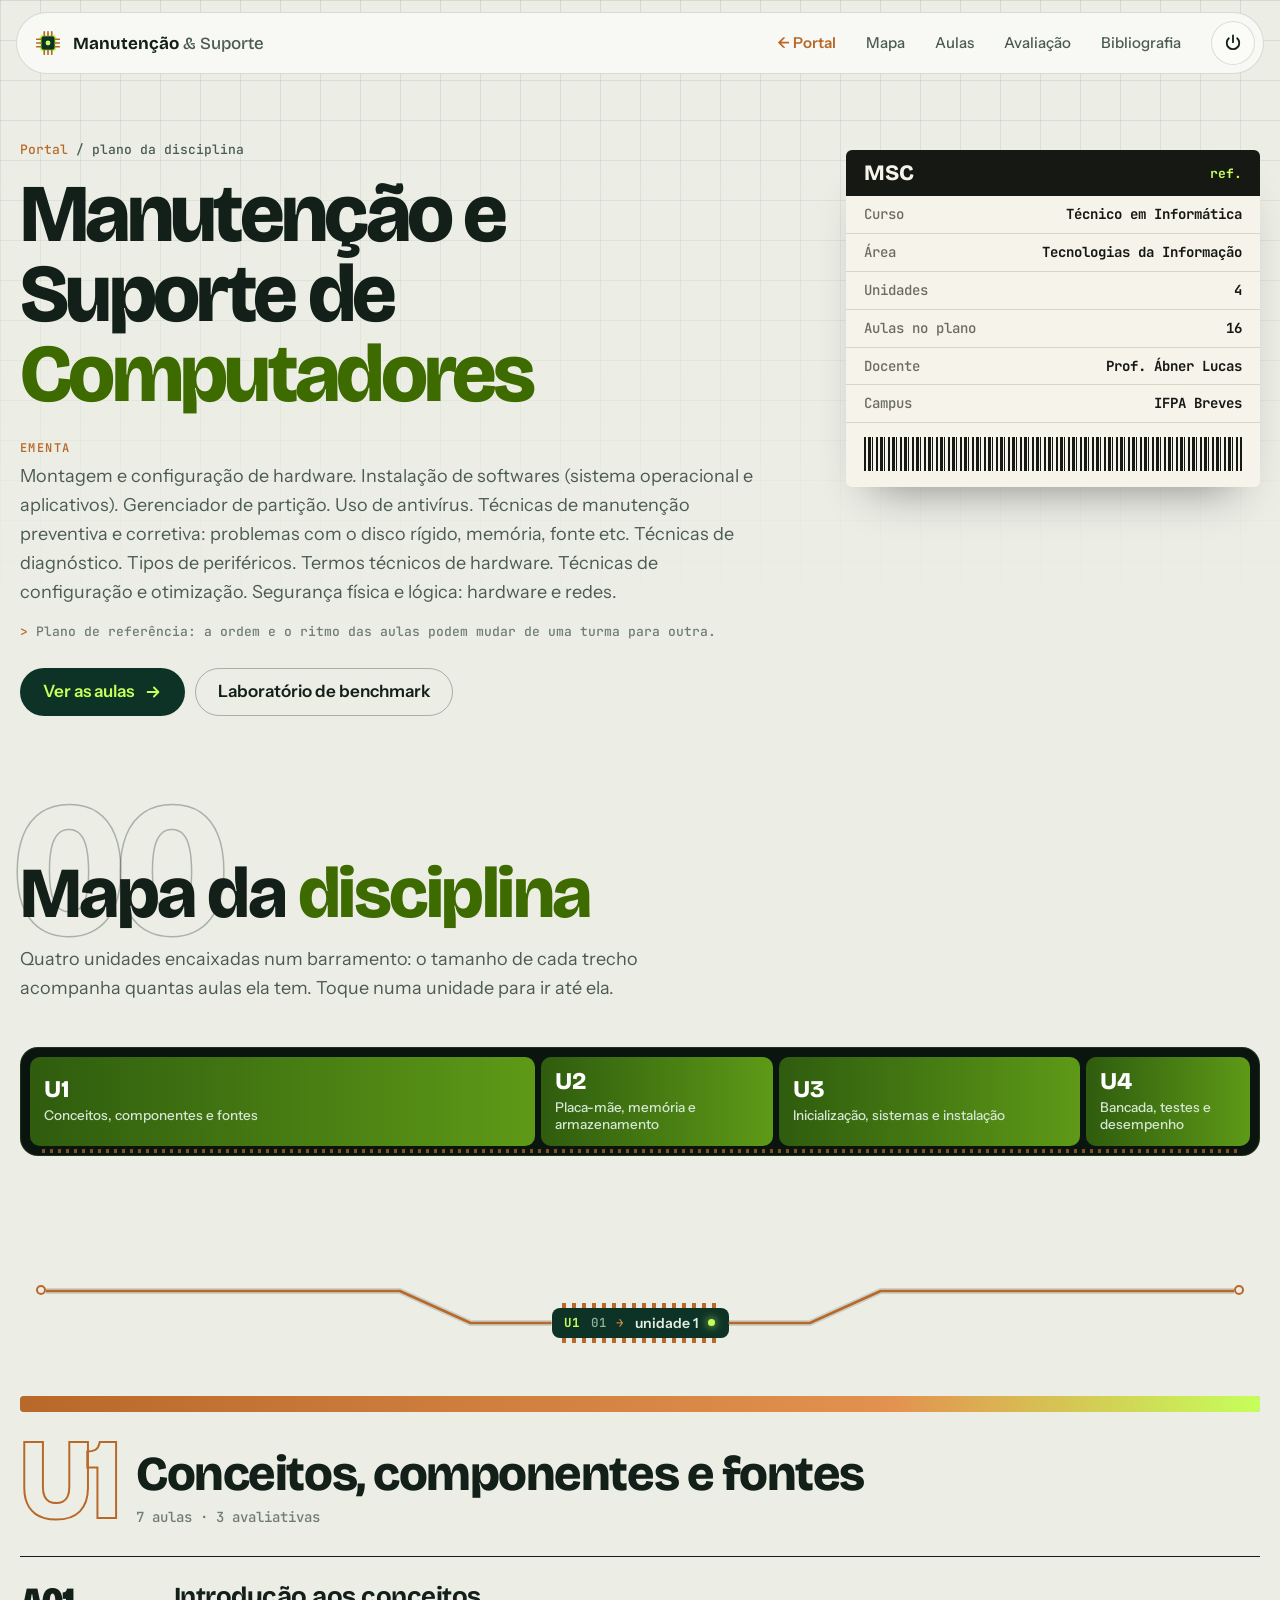
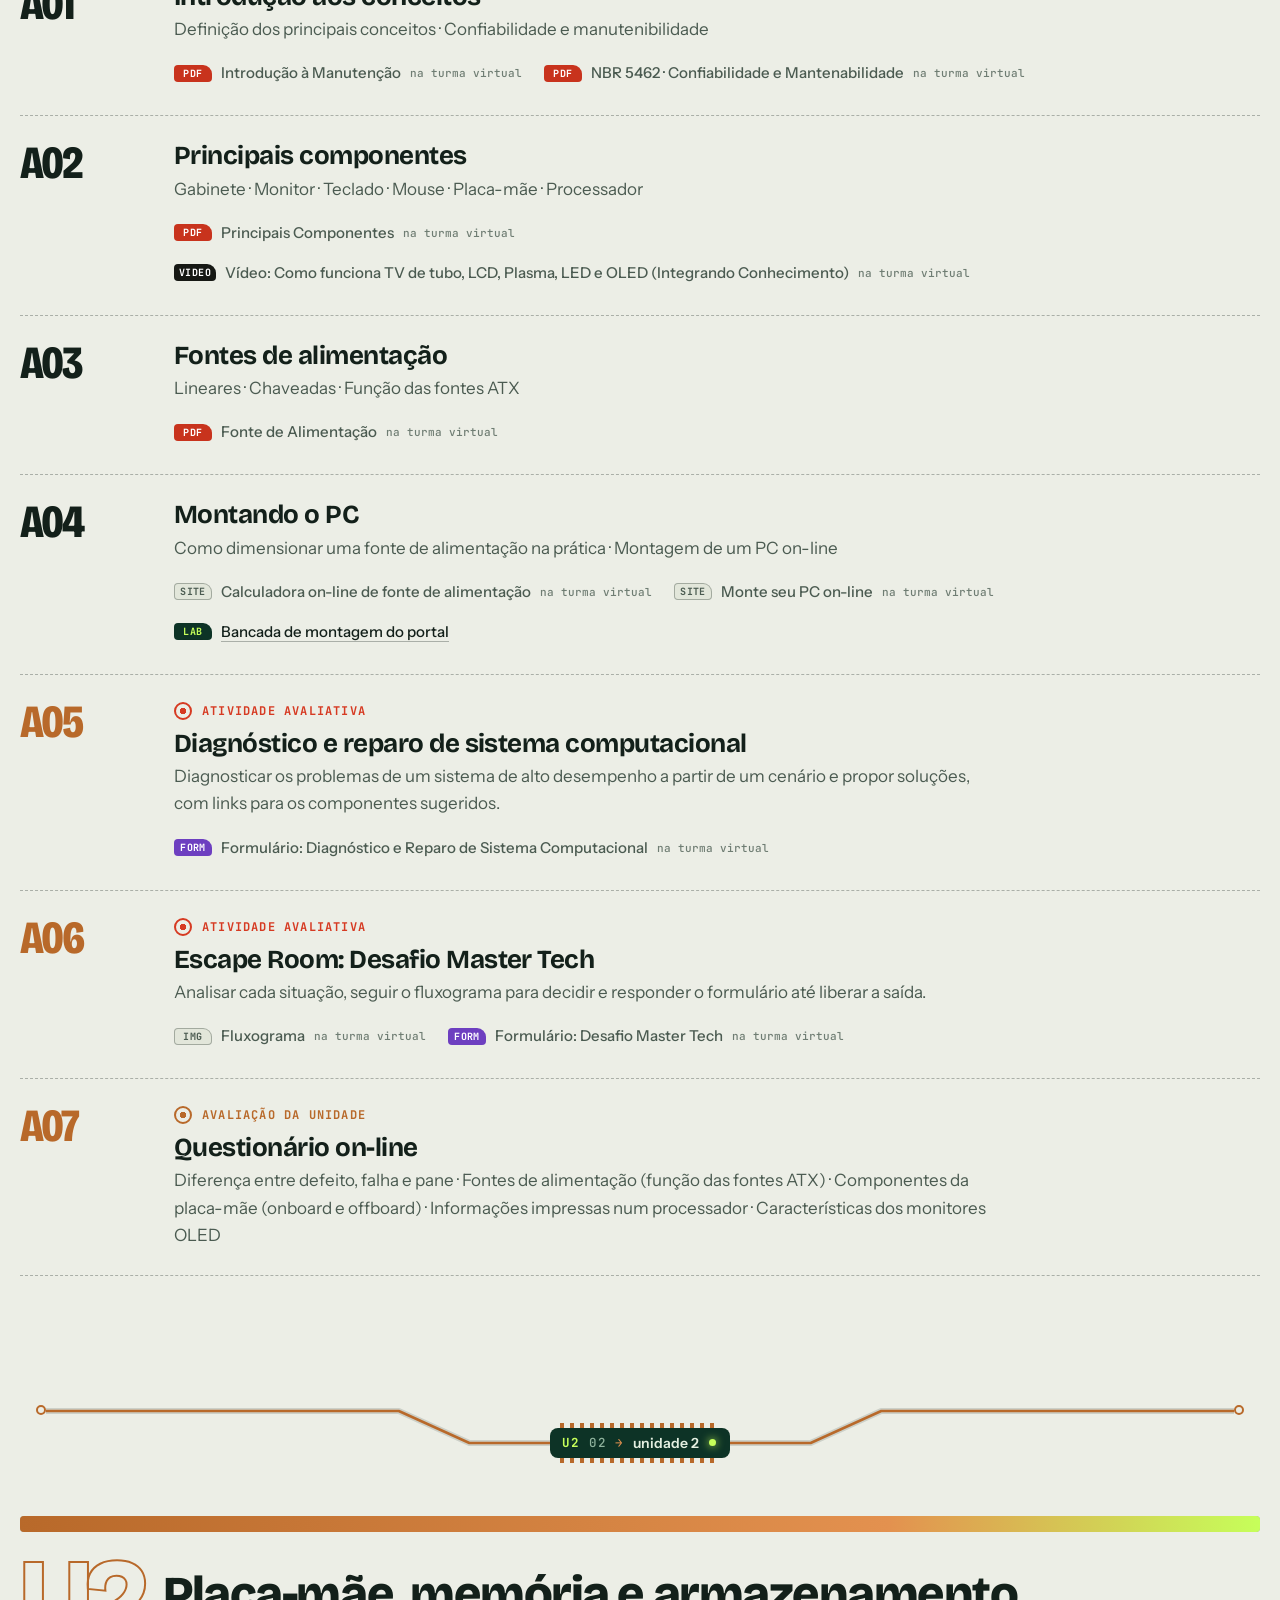
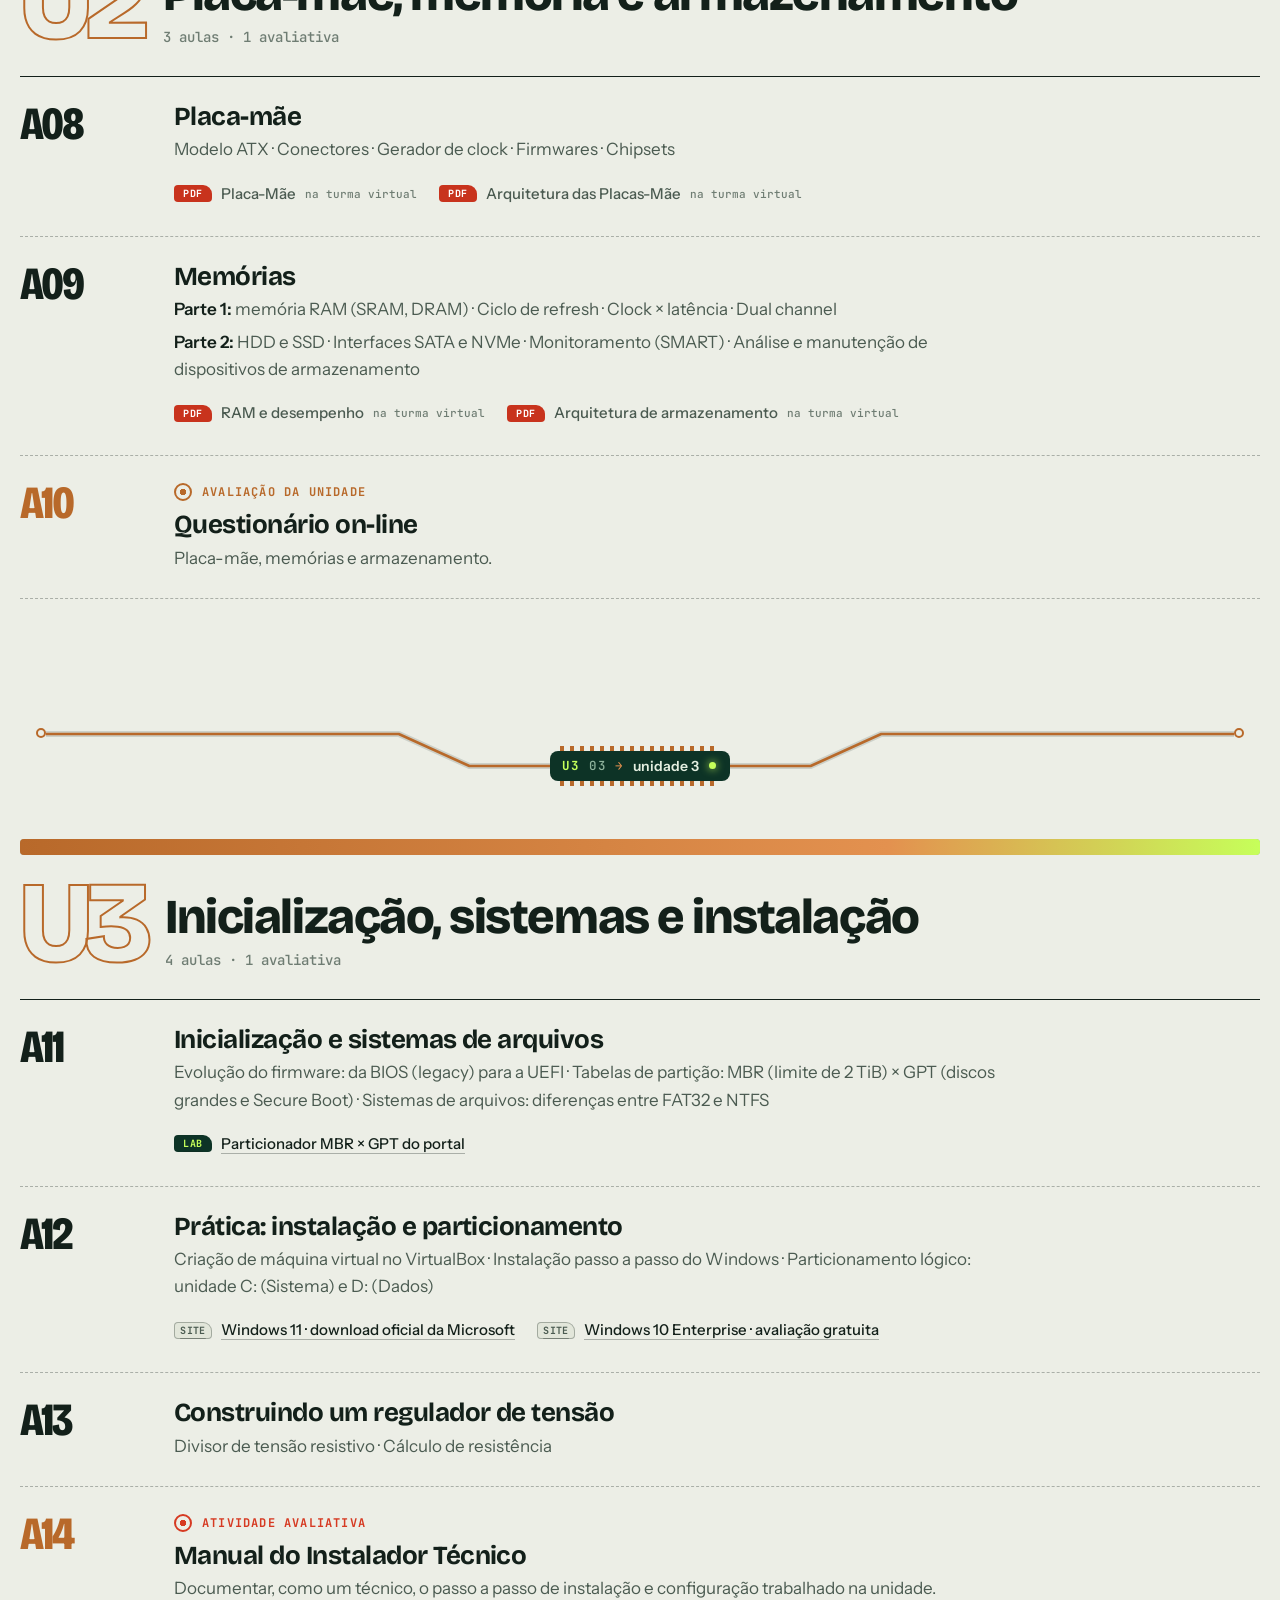
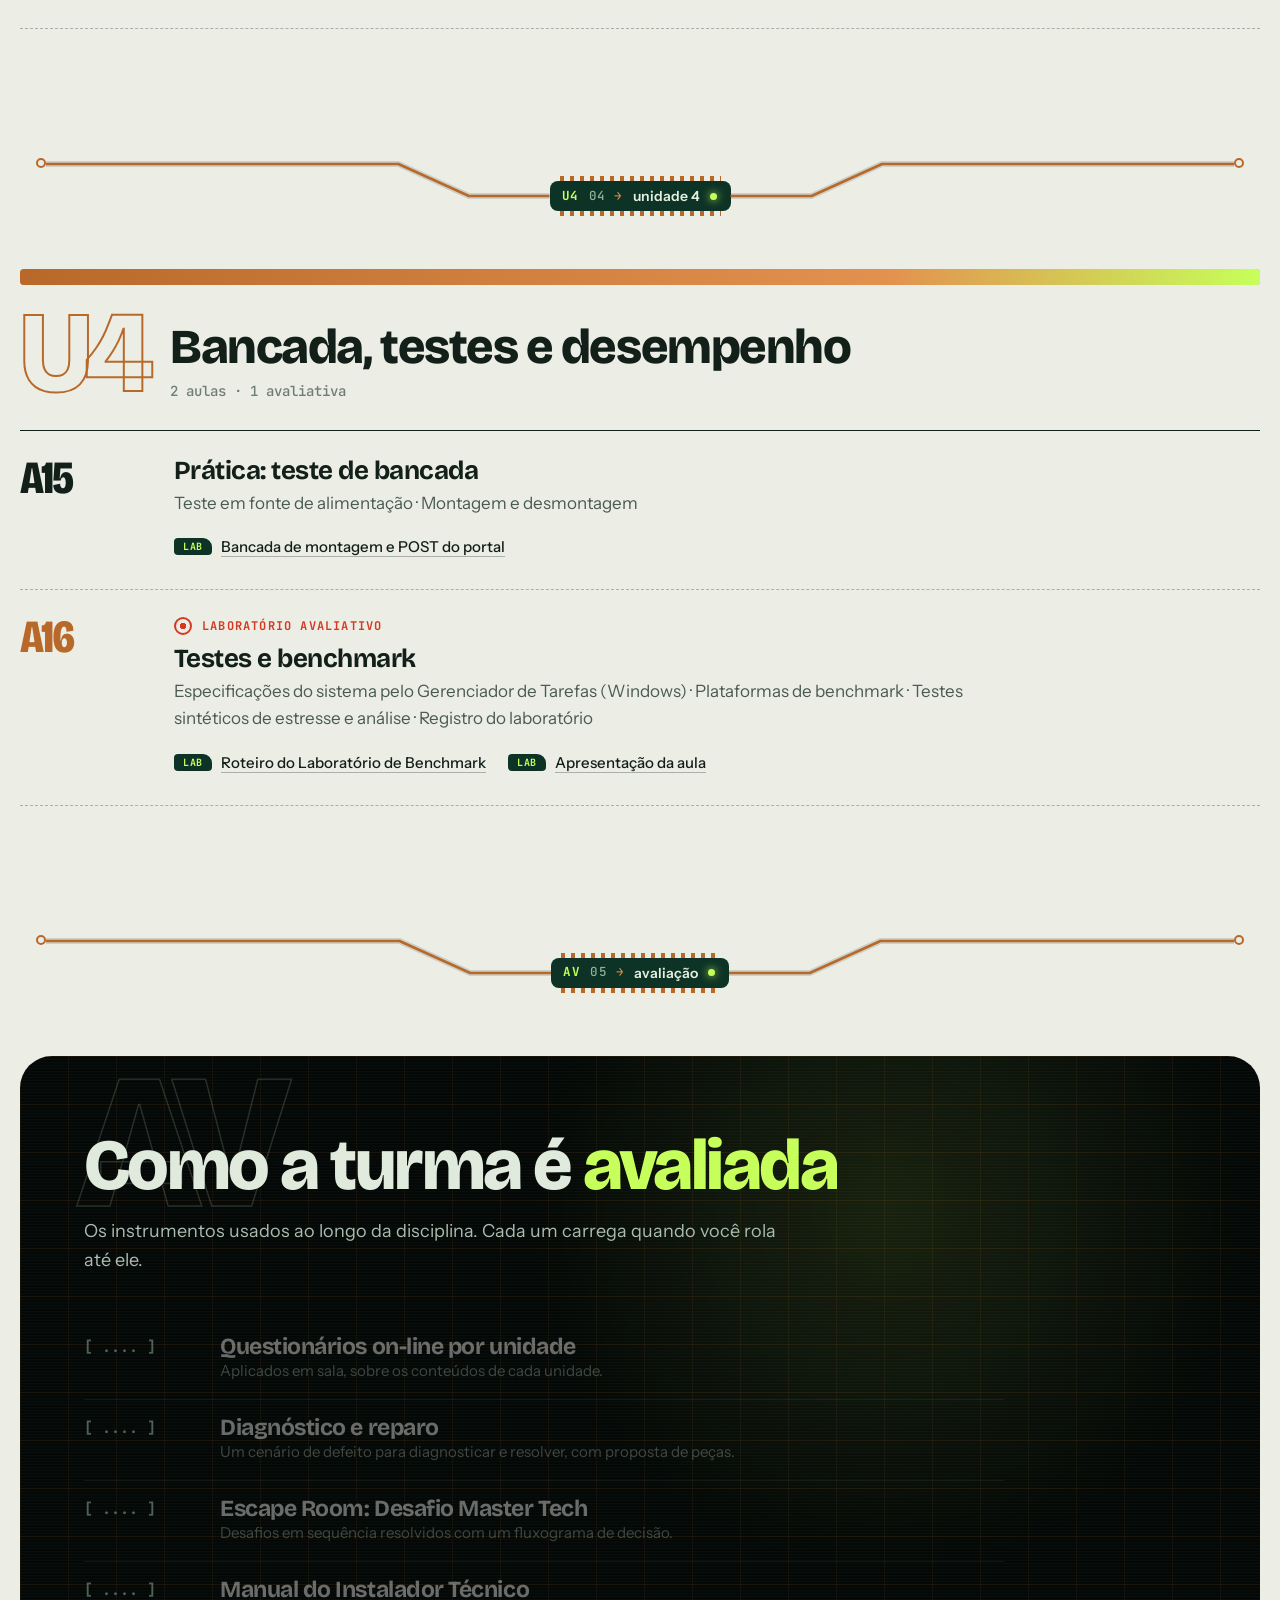
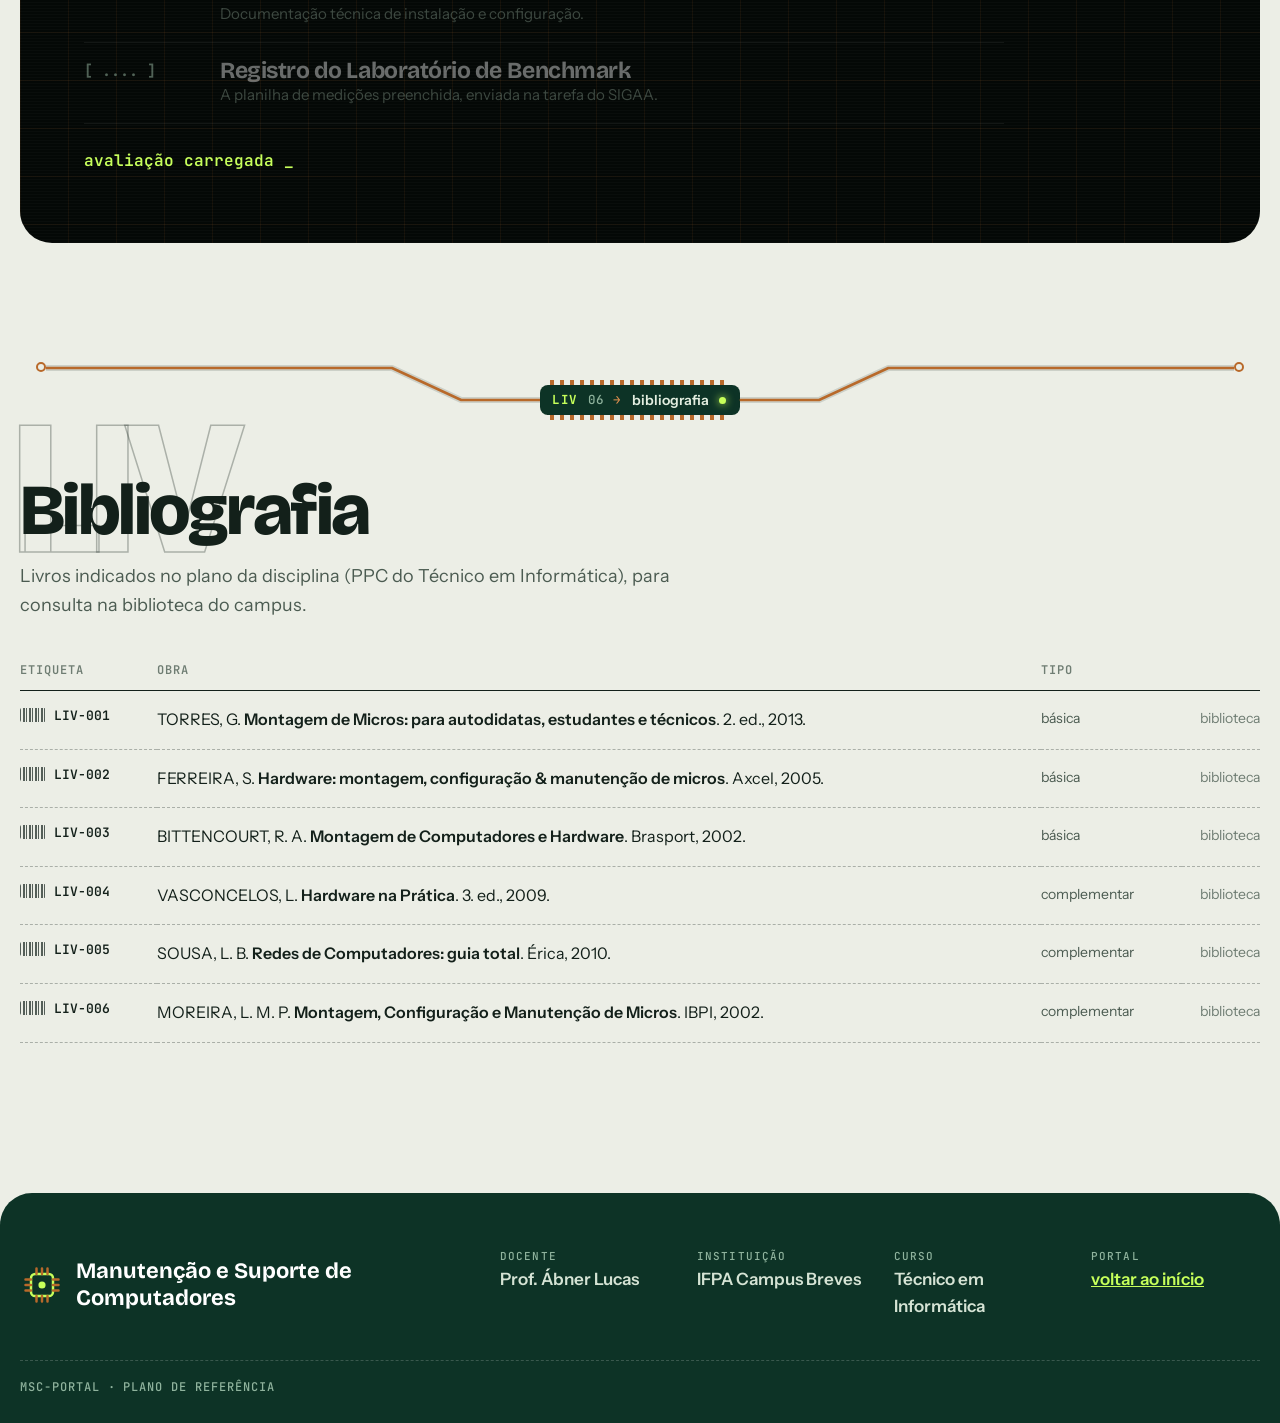
<file: disciplina/index.html>
<!DOCTYPE html>
<html lang="pt-BR">
<head>
    <meta charset="UTF-8">
    <meta name="viewport" content="width=device-width, initial-scale=1.0">
    <title>Plano da disciplina · Manutenção e Suporte de Computadores</title>
    <meta name="description" content="Plano de referência da disciplina de Manutenção e Suporte de Computadores (IFPA Campus Breves): unidades, aulas, materiais, atividades avaliativas e bibliografia.">
    <meta name="theme-color" content="#eceee6" media="(prefers-color-scheme: light)">
    <meta name="theme-color" content="#08100c" media="(prefers-color-scheme: dark)">
    <link rel="icon" href="data:image/svg+xml,%3Csvg xmlns='http://www.w3.org/2000/svg' viewBox='0 0 32 32'%3E%3Crect width='32' height='32' rx='8' fill='%230d3326'/%3E%3Crect x='9' y='9' width='14' height='14' rx='2' fill='none' stroke='%23c6ff5a' stroke-width='2'/%3E%3Cpath d='M12 5v4M16 5v4M20 5v4M12 23v4M16 23v4M20 23v4M5 12h4M5 16h4M5 20h4M23 12h4M23 16h4M23 20h4' stroke='%23e3914f' stroke-width='1.6'/%3E%3C/svg%3E">
    <script>
        (function () {
            var d = document.documentElement;
            try {
                var salvo = localStorage.getItem('msc:tema');
                var escuro = salvo ? salvo === 'escuro' : matchMedia('(prefers-color-scheme: dark)').matches;
                d.dataset.tema = escuro ? 'escuro' : 'claro';
            } catch (e) { d.dataset.tema = 'claro'; }
            d.dataset.visitado = '';
            d.classList.add('js');
        })();
    </script>
    <link rel="preconnect" href="https://fonts.googleapis.com">
    <link rel="preconnect" href="https://fonts.gstatic.com" crossorigin>
    <link href="https://fonts.googleapis.com/css2?family=Bricolage+Grotesque:opsz,wdth,wght@12..96,75..100,400..800&family=Instrument+Sans:wght@400;500;600;700&family=JetBrains+Mono:wght@400;500;700&display=swap" rel="stylesheet">
    <link rel="stylesheet" href="../style.css?v=2026.11.25l">
    <link rel="stylesheet" href="disciplina.css?v=2026.11.25l">
</head>
<body>
    <a class="pular" href="#conteudo">Pular para o conteúdo</a>
    <div class="progresso" aria-hidden="true"><span id="progresso-barra"></span></div>

    <header class="topo" id="topo">
        <div class="topo-inner">
            <a href="../" class="marca" aria-label="Voltar ao portal de Manutenção e Suporte">
                <svg class="marca-chip" viewBox="0 0 32 32" aria-hidden="true">
                    <rect x="8" y="8" width="16" height="16" rx="3" />
                    <path d="M12 4v4M16 4v4M20 4v4M12 24v4M16 24v4M20 24v4M4 12h4M4 16h4M4 20h4M24 12h4M24 16h4M24 20h4" />
                    <circle cx="16" cy="16" r="2.6" />
                </svg>
                <span class="marca-texto">Manutenção <em>&amp; Suporte</em></span>
            </a>
            <nav class="menu" id="menu" aria-label="Seções da página da disciplina">
                <a href="../" class="menu-voltar">← Portal</a>
                <a href="#mapa">Mapa</a>
                <a href="#unidade-1">Aulas</a>
                <a href="#avaliacao">Avaliação</a>
                <a href="#bibliografia">Bibliografia</a>
            </nav>
            <div class="topo-acoes">
                <button class="botao-tema" id="botao-tema" type="button" aria-label="Alternar modo escuro" aria-pressed="false">
                    <svg viewBox="0 0 24 24" aria-hidden="true"><path d="M12 3v8" /><path d="M7 6.3a7.5 7.5 0 1 0 10 0" /></svg>
                </button>
                <button class="botao-menu" id="botao-menu" type="button" aria-label="Abrir menu" aria-expanded="false" aria-controls="menu">
                    <span></span><span></span>
                </button>
            </div>
        </div>
    </header>

    <main id="conteudo">

        <!-- ============ ABERTURA: ementa + etiqueta de especificação ============ -->
        <section class="d-abertura" aria-labelledby="titulo-disc">
            <div class="secao-inner d-abertura-grade">
                <div>
                    <p class="kicker entra" style="--atraso: .05s"><a href="../">Portal</a> / plano da disciplina</p>
                    <h1 id="titulo-disc" class="d-titulo entra" style="--atraso: .12s">Manutenção e Suporte de <em>Computadores</em></h1>
                    <p class="d-ementa entra" style="--atraso: .25s">
                        <span class="d-ementa-rot">Ementa</span>
                        Montagem e configuração de hardware. Instalação de softwares (sistema operacional e aplicativos).
                        Gerenciador de partição. Uso de antivírus. Técnicas de manutenção preventiva e corretiva: problemas
                        com o disco rígido, memória, fonte etc. Técnicas de diagnóstico. Tipos de periféricos. Termos técnicos
                        de hardware. Técnicas de configuração e otimização. Segurança física e lógica: hardware e redes.
                    </p>
                    <p class="d-nota entra" style="--atraso: .3s">Plano de referência: a ordem e o ritmo das aulas podem mudar de uma turma para outra.</p>
                    <div class="d-acoes entra" style="--atraso: .35s">
                        <a class="botao botao-cheio" href="#unidade-1">Ver as aulas <svg viewBox="0 0 20 20" aria-hidden="true"><path d="M4 10h11M11 5l5 5-5 5" /></svg></a>
                        <a class="botao botao-linha" href="../laboratorio-benchmark/">Laboratório de benchmark</a>
                    </div>
                </div>

                <!-- etiqueta de especificação (como a da lateral de uma fonte ATX) -->
                <dl class="spec entra" style="--atraso: .3s" aria-label="Ficha da disciplina">
                    <div class="spec-topo"><span>MSC</span><span>ref.</span></div>
                    <div><dt>Curso</dt><dd>Técnico em Informática</dd></div>
                    <div><dt>Área</dt><dd>Tecnologias da Informação</dd></div>
                    <div><dt>Unidades</dt><dd id="spec-unidades">4</dd></div>
                    <div><dt>Aulas no plano</dt><dd id="spec-aulas">—</dd></div>
                    <div><dt>Docente</dt><dd>Prof. Ábner Lucas</dd></div>
                    <div><dt>Campus</dt><dd>IFPA Breves</dd></div>
                    <div class="spec-barras" aria-hidden="true"></div>
                </dl>
            </div>
        </section>

        <!-- ============ MAPA: as unidades num barramento ============ -->
        <section id="mapa" class="secao d-secao" aria-labelledby="titulo-mapa">
            <div class="secao-inner">
                <header class="cabeca">
                    <span class="cabeca-n" aria-hidden="true">00</span>
                    <h2 id="titulo-mapa" data-palavras>Mapa da <em>disciplina</em></h2>
                    <p class="cabeca-lede">Quatro unidades encaixadas num barramento: o tamanho de cada trecho acompanha quantas aulas ela tem. Toque numa unidade para ir até ela.</p>
                </header>
                <!-- os trechos são montados pelo script a partir das seções .unidade -->
                <div class="regua" id="regua"></div>
            </div>
        </section>

        <!--
            COMO ADICIONAR UMA AULA
            1. Dentro da <ol class="aulas"> da unidade, copie um <li class="aula">. O número (A01, A02…) é automático.
            2. Troque o título, os tópicos e os materiais. Aula sem material: apague o <ul class="arquivos">.
            3. Atividade avaliativa: use class="aula aula-avaliativa" e um <p class="selo">.
            Os PDFs das aulas ficam na turma virtual. Para publicar um aqui, ponha o arquivo em docs/ e troque o
            <span class="arquivo"> por <a class="arquivo" href="../docs/arquivo.pdf">.
        -->

        <div class="divisor" data-ref="U1" data-n="01" data-rotulo="unidade 1" aria-hidden="true"></div>

        <!-- ============ UNIDADE 1 ============ -->
        <section id="unidade-1" class="secao d-secao unidade" aria-labelledby="titulo-u1">
            <div class="secao-inner">
                <header class="u-cabeca">
                    <div class="u-slot" aria-hidden="true"><span class="u-slot-fill"></span></div>
                    <p class="u-num" aria-hidden="true">U1</p>
                    <div>
                        <h2 id="titulo-u1">Conceitos, componentes e fontes</h2>
                        <p class="u-datas"><span class="u-conta"></span></p>
                    </div>
                </header>
                <ol class="aulas">
                    <li class="aula revela">
                        <span class="aula-n" aria-hidden="true"></span>
                        <div class="aula-corpo">
                            <h3>Introdução aos conceitos</h3>
                            <p class="topicos">Definição dos principais conceitos · Confiabilidade e manutenibilidade</p>
                            <ul class="arquivos">
                                <li><span class="arquivo" data-tipo="pdf">Introdução à Manutenção</span></li>
                                <li><span class="arquivo" data-tipo="pdf">NBR 5462 · Confiabilidade e Mantenabilidade</span></li>
                            </ul>
                        </div>
                    </li>
                    <li class="aula revela">
                        <span class="aula-n" aria-hidden="true"></span>
                        <div class="aula-corpo">
                            <h3>Principais componentes</h3>
                            <p class="topicos">Gabinete · Monitor · Teclado · Mouse · Placa-mãe · Processador</p>
                            <ul class="arquivos">
                                <li><span class="arquivo" data-tipo="pdf">Principais Componentes</span></li>
                                <li><span class="arquivo" data-tipo="video">Vídeo: Como funciona TV de tubo, LCD, Plasma, LED e OLED (Integrando Conhecimento)</span></li>
                            </ul>
                        </div>
                    </li>
                    <li class="aula revela">
                        <span class="aula-n" aria-hidden="true"></span>
                        <div class="aula-corpo">
                            <h3>Fontes de alimentação</h3>
                            <p class="topicos">Lineares · Chaveadas · Função das fontes ATX</p>
                            <ul class="arquivos"><li><span class="arquivo" data-tipo="pdf">Fonte de Alimentação</span></li></ul>
                        </div>
                    </li>
                    <li class="aula revela">
                        <span class="aula-n" aria-hidden="true"></span>
                        <div class="aula-corpo">
                            <h3>Montando o PC</h3>
                            <p class="topicos">Como dimensionar uma fonte de alimentação na prática · Montagem de um PC on-line</p>
                            <ul class="arquivos">
                                <li><span class="arquivo" data-tipo="site">Calculadora on-line de fonte de alimentação</span></li>
                                <li><span class="arquivo" data-tipo="site">Monte seu PC on-line</span></li>
                                <li><a class="arquivo" data-tipo="lab" href="../#bancada">Bancada de montagem do portal</a></li>
                            </ul>
                        </div>
                    </li>
                    <li class="aula aula-avaliativa revela">
                        <span class="aula-n" aria-hidden="true"></span>
                        <div class="aula-corpo">
                            <p class="selo">atividade avaliativa</p>
                            <h3>Diagnóstico e reparo de sistema computacional</h3>
                            <p class="topicos">Diagnosticar os problemas de um sistema de alto desempenho a partir de um cenário e propor soluções, com links para os componentes sugeridos.</p>
                            <ul class="arquivos"><li><span class="arquivo" data-tipo="form">Formulário: Diagnóstico e Reparo de Sistema Computacional</span></li></ul>
                        </div>
                    </li>
                    <li class="aula aula-avaliativa revela">
                        <span class="aula-n" aria-hidden="true"></span>
                        <div class="aula-corpo">
                            <p class="selo">atividade avaliativa</p>
                            <h3>Escape Room: Desafio Master Tech</h3>
                            <p class="topicos">Analisar cada situação, seguir o fluxograma para decidir e responder o formulário até liberar a saída.</p>
                            <ul class="arquivos">
                                <li><span class="arquivo" data-tipo="img">Fluxograma</span></li>
                                <li><span class="arquivo" data-tipo="form">Formulário: Desafio Master Tech</span></li>
                            </ul>
                        </div>
                    </li>
                    <li class="aula aula-avaliativa aula-prova revela">
                        <span class="aula-n" aria-hidden="true"></span>
                        <div class="aula-corpo">
                            <p class="selo">avaliação da unidade</p>
                            <h3>Questionário on-line</h3>
                            <p class="topicos">Diferença entre defeito, falha e pane · Fontes de alimentação (função das fontes ATX) · Componentes da placa-mãe (onboard e offboard) · Informações impressas num processador · Características dos monitores OLED</p>
                        </div>
                    </li>
                </ol>
            </div>
        </section>

        <div class="divisor" data-ref="U2" data-n="02" data-rotulo="unidade 2" aria-hidden="true"></div>

        <!-- ============ UNIDADE 2 ============ -->
        <section id="unidade-2" class="secao d-secao unidade" aria-labelledby="titulo-u2">
            <div class="secao-inner">
                <header class="u-cabeca">
                    <div class="u-slot" aria-hidden="true"><span class="u-slot-fill"></span></div>
                    <p class="u-num" aria-hidden="true">U2</p>
                    <div>
                        <h2 id="titulo-u2">Placa-mãe, memória e armazenamento</h2>
                        <p class="u-datas"><span class="u-conta"></span></p>
                    </div>
                </header>
                <ol class="aulas">
                    <li class="aula revela">
                        <span class="aula-n" aria-hidden="true"></span>
                        <div class="aula-corpo">
                            <h3>Placa-mãe</h3>
                            <p class="topicos">Modelo ATX · Conectores · Gerador de clock · Firmwares · Chipsets</p>
                            <ul class="arquivos">
                                <li><span class="arquivo" data-tipo="pdf">Placa-Mãe</span></li>
                                <li><span class="arquivo" data-tipo="pdf">Arquitetura das Placas-Mãe</span></li>
                            </ul>
                        </div>
                    </li>
                    <li class="aula revela">
                        <span class="aula-n" aria-hidden="true"></span>
                        <div class="aula-corpo">
                            <h3>Memórias</h3>
                            <p class="topicos"><strong>Parte 1:</strong> memória RAM (SRAM, DRAM) · Ciclo de refresh · Clock × latência · Dual channel</p>
                            <p class="topicos"><strong>Parte 2:</strong> HDD e SSD · Interfaces SATA e NVMe · Monitoramento (SMART) · Análise e manutenção de dispositivos de armazenamento</p>
                            <ul class="arquivos">
                                <li><span class="arquivo" data-tipo="pdf">RAM e desempenho</span></li>
                                <li><span class="arquivo" data-tipo="pdf">Arquitetura de armazenamento</span></li>
                            </ul>
                        </div>
                    </li>
                    <li class="aula aula-avaliativa aula-prova revela">
                        <span class="aula-n" aria-hidden="true"></span>
                        <div class="aula-corpo">
                            <p class="selo">avaliação da unidade</p>
                            <h3>Questionário on-line</h3>
                            <p class="topicos">Placa-mãe, memórias e armazenamento.</p>
                        </div>
                    </li>
                </ol>
            </div>
        </section>

        <div class="divisor" data-ref="U3" data-n="03" data-rotulo="unidade 3" aria-hidden="true"></div>

        <!-- ============ UNIDADE 3 ============ -->
        <section id="unidade-3" class="secao d-secao unidade" aria-labelledby="titulo-u3">
            <div class="secao-inner">
                <header class="u-cabeca">
                    <div class="u-slot" aria-hidden="true"><span class="u-slot-fill"></span></div>
                    <p class="u-num" aria-hidden="true">U3</p>
                    <div>
                        <h2 id="titulo-u3">Inicialização, sistemas e instalação</h2>
                        <p class="u-datas"><span class="u-conta"></span></p>
                    </div>
                </header>
                <ol class="aulas">
                    <li class="aula revela">
                        <span class="aula-n" aria-hidden="true"></span>
                        <div class="aula-corpo">
                            <h3>Inicialização e sistemas de arquivos</h3>
                            <p class="topicos">Evolução do firmware: da BIOS (legacy) para a UEFI · Tabelas de partição: MBR (limite de 2 TiB) × GPT (discos grandes e Secure Boot) · Sistemas de arquivos: diferenças entre FAT32 e NTFS</p>
                            <ul class="arquivos"><li><a class="arquivo" data-tipo="lab" href="../#lab-particoes">Particionador MBR × GPT do portal</a></li></ul>
                        </div>
                    </li>
                    <li class="aula revela">
                        <span class="aula-n" aria-hidden="true"></span>
                        <div class="aula-corpo">
                            <h3>Prática: instalação e particionamento</h3>
                            <p class="topicos">Criação de máquina virtual no VirtualBox · Instalação passo a passo do Windows · Particionamento lógico: unidade C: (Sistema) e D: (Dados)</p>
                            <ul class="arquivos">
                                <li><a class="arquivo" data-tipo="site" href="https://www.microsoft.com/pt-br/software-download/windows11" target="_blank" rel="noopener noreferrer">Windows 11 · download oficial da Microsoft<span class="sr-only"> (abre em nova aba)</span></a></li>
                                <li><a class="arquivo" data-tipo="site" href="https://www.microsoft.com/pt-br/evalcenter/download-windows-10-enterprise" target="_blank" rel="noopener noreferrer">Windows 10 Enterprise · avaliação gratuita<span class="sr-only"> (abre em nova aba)</span></a></li>
                            </ul>
                        </div>
                    </li>
                    <li class="aula revela">
                        <span class="aula-n" aria-hidden="true"></span>
                        <div class="aula-corpo">
                            <h3>Construindo um regulador de tensão</h3>
                            <p class="topicos">Divisor de tensão resistivo · Cálculo de resistência</p>
                        </div>
                    </li>
                    <li class="aula aula-avaliativa revela">
                        <span class="aula-n" aria-hidden="true"></span>
                        <div class="aula-corpo">
                            <p class="selo">atividade avaliativa</p>
                            <h3>Manual do Instalador Técnico</h3>
                            <p class="topicos">Documentar, como um técnico, o passo a passo de instalação e configuração trabalhado na unidade.</p>
                        </div>
                    </li>
                </ol>
            </div>
        </section>

        <div class="divisor" data-ref="U4" data-n="04" data-rotulo="unidade 4" aria-hidden="true"></div>

        <!-- ============ UNIDADE 4 ============ -->
        <section id="unidade-4" class="secao d-secao unidade" aria-labelledby="titulo-u4">
            <div class="secao-inner">
                <header class="u-cabeca">
                    <div class="u-slot" aria-hidden="true"><span class="u-slot-fill"></span></div>
                    <p class="u-num" aria-hidden="true">U4</p>
                    <div>
                        <h2 id="titulo-u4">Bancada, testes e desempenho</h2>
                        <p class="u-datas"><span class="u-conta"></span></p>
                    </div>
                </header>
                <ol class="aulas">
                    <li class="aula revela">
                        <span class="aula-n" aria-hidden="true"></span>
                        <div class="aula-corpo">
                            <h3>Prática: teste de bancada</h3>
                            <p class="topicos">Teste em fonte de alimentação · Montagem e desmontagem</p>
                            <ul class="arquivos"><li><a class="arquivo" data-tipo="lab" href="../#bancada">Bancada de montagem e POST do portal</a></li></ul>
                        </div>
                    </li>
                    <li class="aula aula-avaliativa revela">
                        <span class="aula-n" aria-hidden="true"></span>
                        <div class="aula-corpo">
                            <p class="selo">laboratório avaliativo</p>
                            <h3>Testes e benchmark</h3>
                            <p class="topicos">Especificações do sistema pelo Gerenciador de Tarefas (Windows) · Plataformas de benchmark · Testes sintéticos de estresse e análise · Registro do laboratório</p>
                            <ul class="arquivos">
                                <li><a class="arquivo" data-tipo="lab" href="../laboratorio-benchmark/">Roteiro do Laboratório de Benchmark</a></li>
                                <li><a class="arquivo" data-tipo="lab" href="../laboratorio-benchmark/apresentacao/">Apresentação da aula</a></li>
                            </ul>
                        </div>
                    </li>
                </ol>
            </div>
        </section>

        <div class="divisor" data-ref="AV" data-n="05" data-rotulo="avaliação" aria-hidden="true"></div>

        <!-- ============ AVALIAÇÃO: os instrumentos, como um log de boot ============ -->
        <section id="avaliacao" class="palco palco-terminal" aria-labelledby="titulo-aval">
            <div class="palco-inner">
                <header class="cabeca">
                    <span class="cabeca-n" aria-hidden="true">AV</span>
                    <h2 id="titulo-aval" data-palavras>Como a turma é <em>avaliada</em></h2>
                    <p class="cabeca-lede">Os instrumentos usados ao longo da disciplina. Cada um carrega quando você rola até ele.</p>
                </header>
                <ol class="bootlog" id="bootlog">
                    <li><span class="st" aria-hidden="true"></span><div><h3>Questionários on-line por unidade</h3><p>Aplicados em sala, sobre os conteúdos de cada unidade.</p></div></li>
                    <li><span class="st" aria-hidden="true"></span><div><h3>Diagnóstico e reparo</h3><p>Um cenário de defeito para diagnosticar e resolver, com proposta de peças.</p></div></li>
                    <li><span class="st" aria-hidden="true"></span><div><h3>Escape Room: Desafio Master Tech</h3><p>Desafios em sequência resolvidos com um fluxograma de decisão.</p></div></li>
                    <li><span class="st" aria-hidden="true"></span><div><h3>Manual do Instalador Técnico</h3><p>Documentação técnica de instalação e configuração.</p></div></li>
                    <li><span class="st" aria-hidden="true"></span><div><h3>Registro do Laboratório de Benchmark</h3><p>A planilha de medições preenchida, enviada na tarefa do SIGAA.</p></div></li>
                </ol>
                <p class="boot-fim" aria-hidden="true">avaliação carregada <span class="cursor">_</span></p>
            </div>
        </section>

        <div class="divisor" data-ref="LIV" data-n="06" data-rotulo="bibliografia" aria-hidden="true"></div>

        <!-- ============ BIBLIOGRAFIA ============ -->
        <section id="bibliografia" class="secao d-secao" aria-labelledby="titulo-bib">
            <div class="secao-inner">
                <header class="cabeca">
                    <span class="cabeca-n" aria-hidden="true">LIV</span>
                    <h2 id="titulo-bib" data-palavras>Bibliografia</h2>
                    <p class="cabeca-lede">Livros indicados no plano da disciplina (PPC do Técnico em Informática), para consulta na biblioteca do campus.</p>
                </header>
                <table class="inventario">
                    <caption class="sr-only">Bibliografia da disciplina</caption>
                    <thead><tr><th scope="col">Etiqueta</th><th scope="col">Obra</th><th scope="col">Tipo</th><th scope="col"><span class="sr-only">Onde</span></th></tr></thead>
                    <tbody>
                        <tr><td class="pat">LIV-001</td><td>TORRES, G. <cite>Montagem de Micros: para autodidatas, estudantes e técnicos</cite>. 2. ed., 2013.</td><td>básica</td><td>biblioteca</td></tr>
                        <tr><td class="pat">LIV-002</td><td>FERREIRA, S. <cite>Hardware: montagem, configuração &amp; manutenção de micros</cite>. Axcel, 2005.</td><td>básica</td><td>biblioteca</td></tr>
                        <tr><td class="pat">LIV-003</td><td>BITTENCOURT, R. A. <cite>Montagem de Computadores e Hardware</cite>. Brasport, 2002.</td><td>básica</td><td>biblioteca</td></tr>
                        <tr><td class="pat">LIV-004</td><td>VASCONCELOS, L. <cite>Hardware na Prática</cite>. 3. ed., 2009.</td><td>complementar</td><td>biblioteca</td></tr>
                        <tr><td class="pat">LIV-005</td><td>SOUSA, L. B. <cite>Redes de Computadores: guia total</cite>. Érica, 2010.</td><td>complementar</td><td>biblioteca</td></tr>
                        <tr><td class="pat">LIV-006</td><td>MOREIRA, L. M. P. <cite>Montagem, Configuração e Manutenção de Micros</cite>. IBPI, 2002.</td><td>complementar</td><td>biblioteca</td></tr>
                    </tbody>
                </table>
            </div>
        </section>
    </main>

    <footer class="rodape">
        <div class="rodape-inner">
            <div class="rodape-marca">
                <svg class="marca-chip" viewBox="0 0 32 32" aria-hidden="true">
                    <rect x="8" y="8" width="16" height="16" rx="3" />
                    <path d="M12 4v4M16 4v4M20 4v4M12 24v4M16 24v4M20 24v4M4 12h4M4 16h4M4 20h4M24 12h4M24 16h4M24 20h4" />
                    <circle cx="16" cy="16" r="2.6" />
                </svg>
                <p>Manutenção e Suporte de Computadores</p>
            </div>
            <dl class="rodape-dados">
                <div><dt>Docente</dt><dd>Prof. Ábner Lucas</dd></div>
                <div><dt>Instituição</dt><dd>IFPA Campus Breves</dd></div>
                <div><dt>Curso</dt><dd>Técnico em Informática</dd></div>
                <div><dt>Portal</dt><dd><a href="../">voltar ao início</a></dd></div>
            </dl>
        </div>
        <p class="rodape-assinatura" aria-hidden="true">MSC-PORTAL · PLANO DE REFERÊNCIA</p>
    </footer>

    <script src="../comum.js?v=2026.11.25l"></script>
    <script src="disciplina.js?v=2026.11.25l"></script>
</body>
</html>
</file>
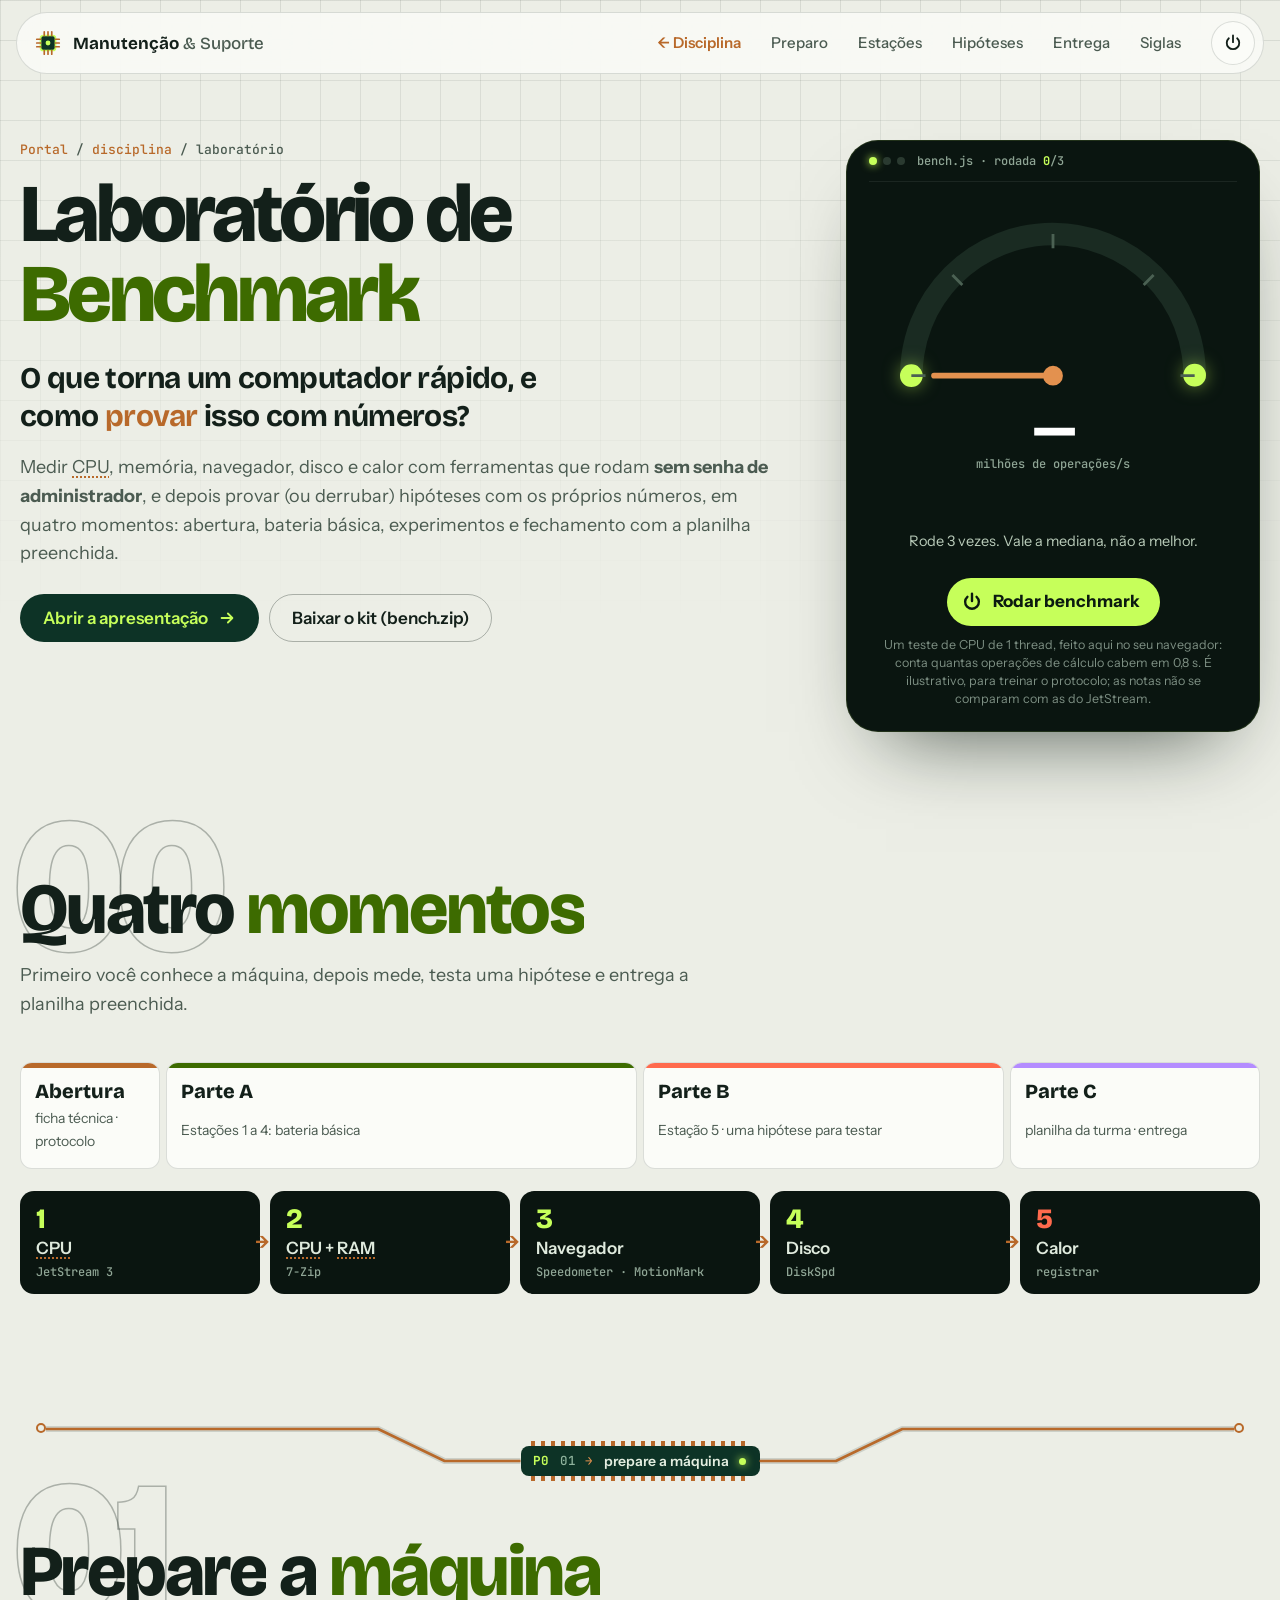
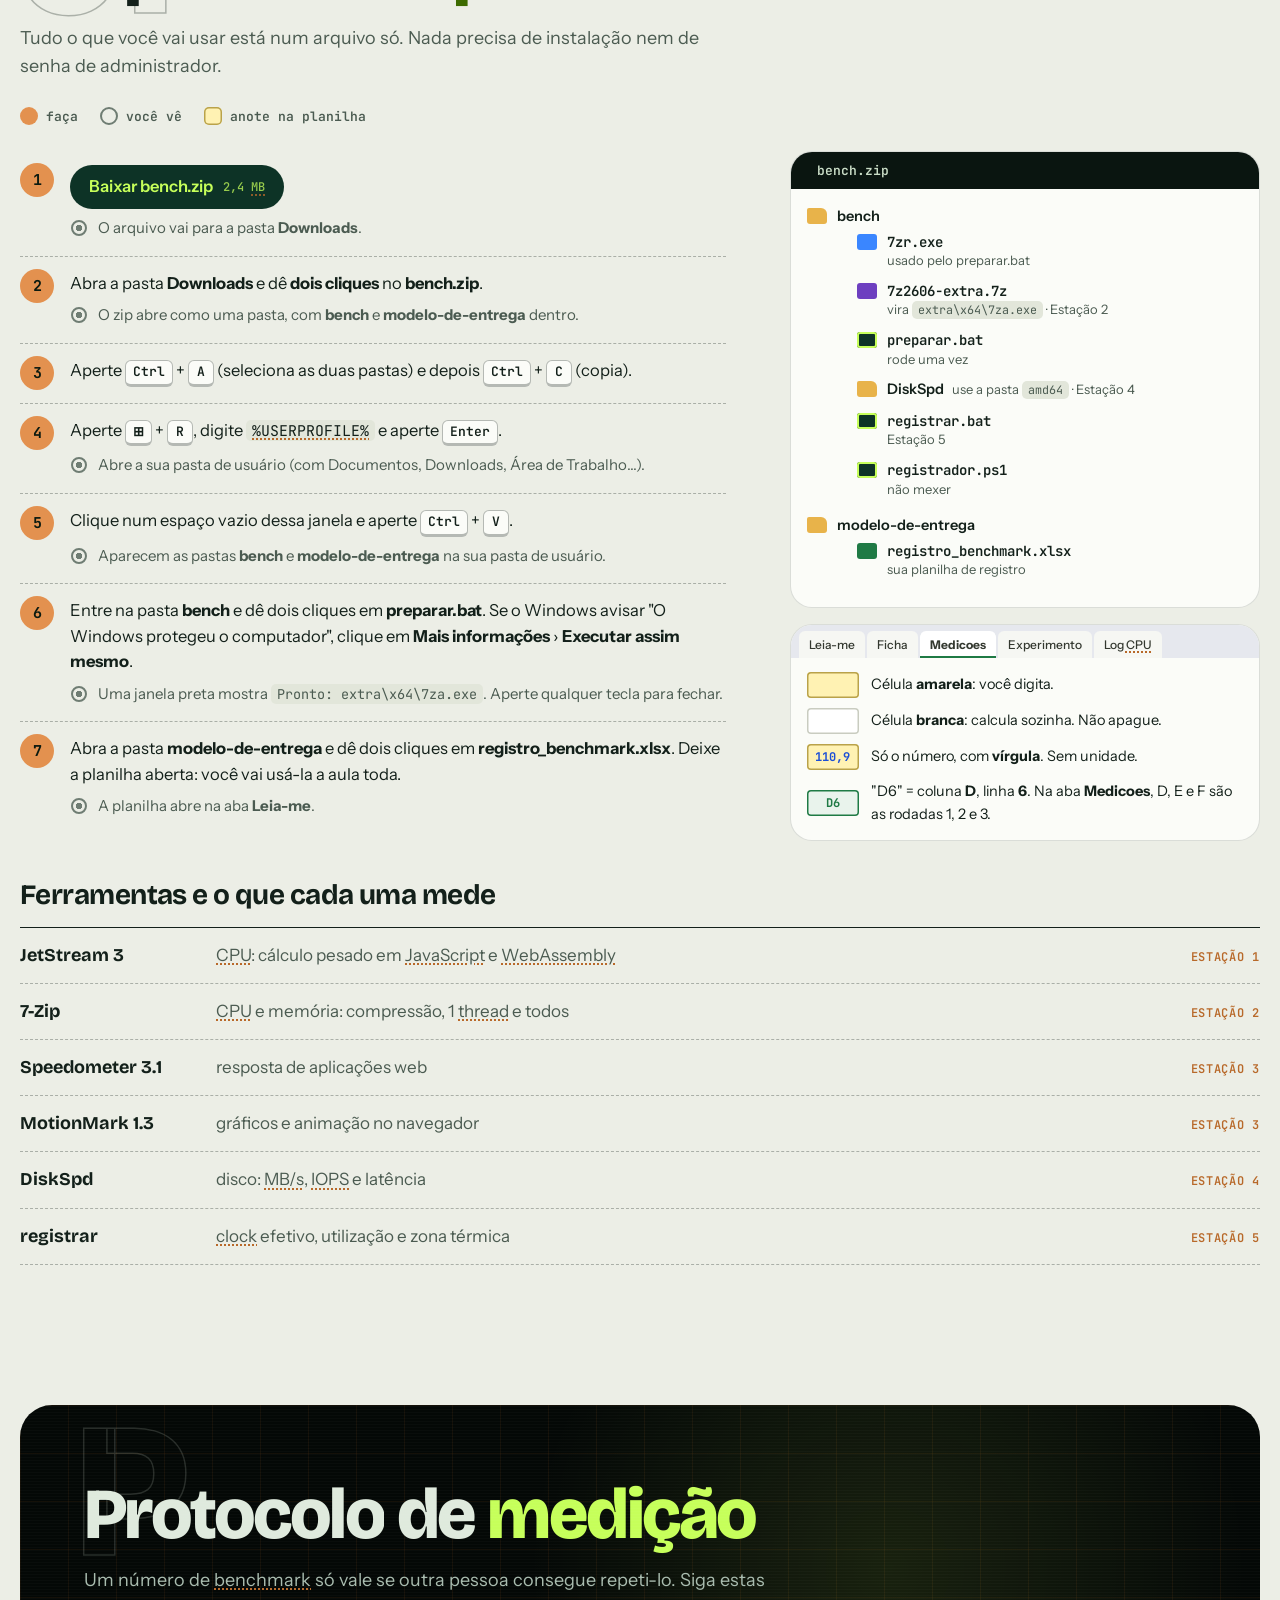
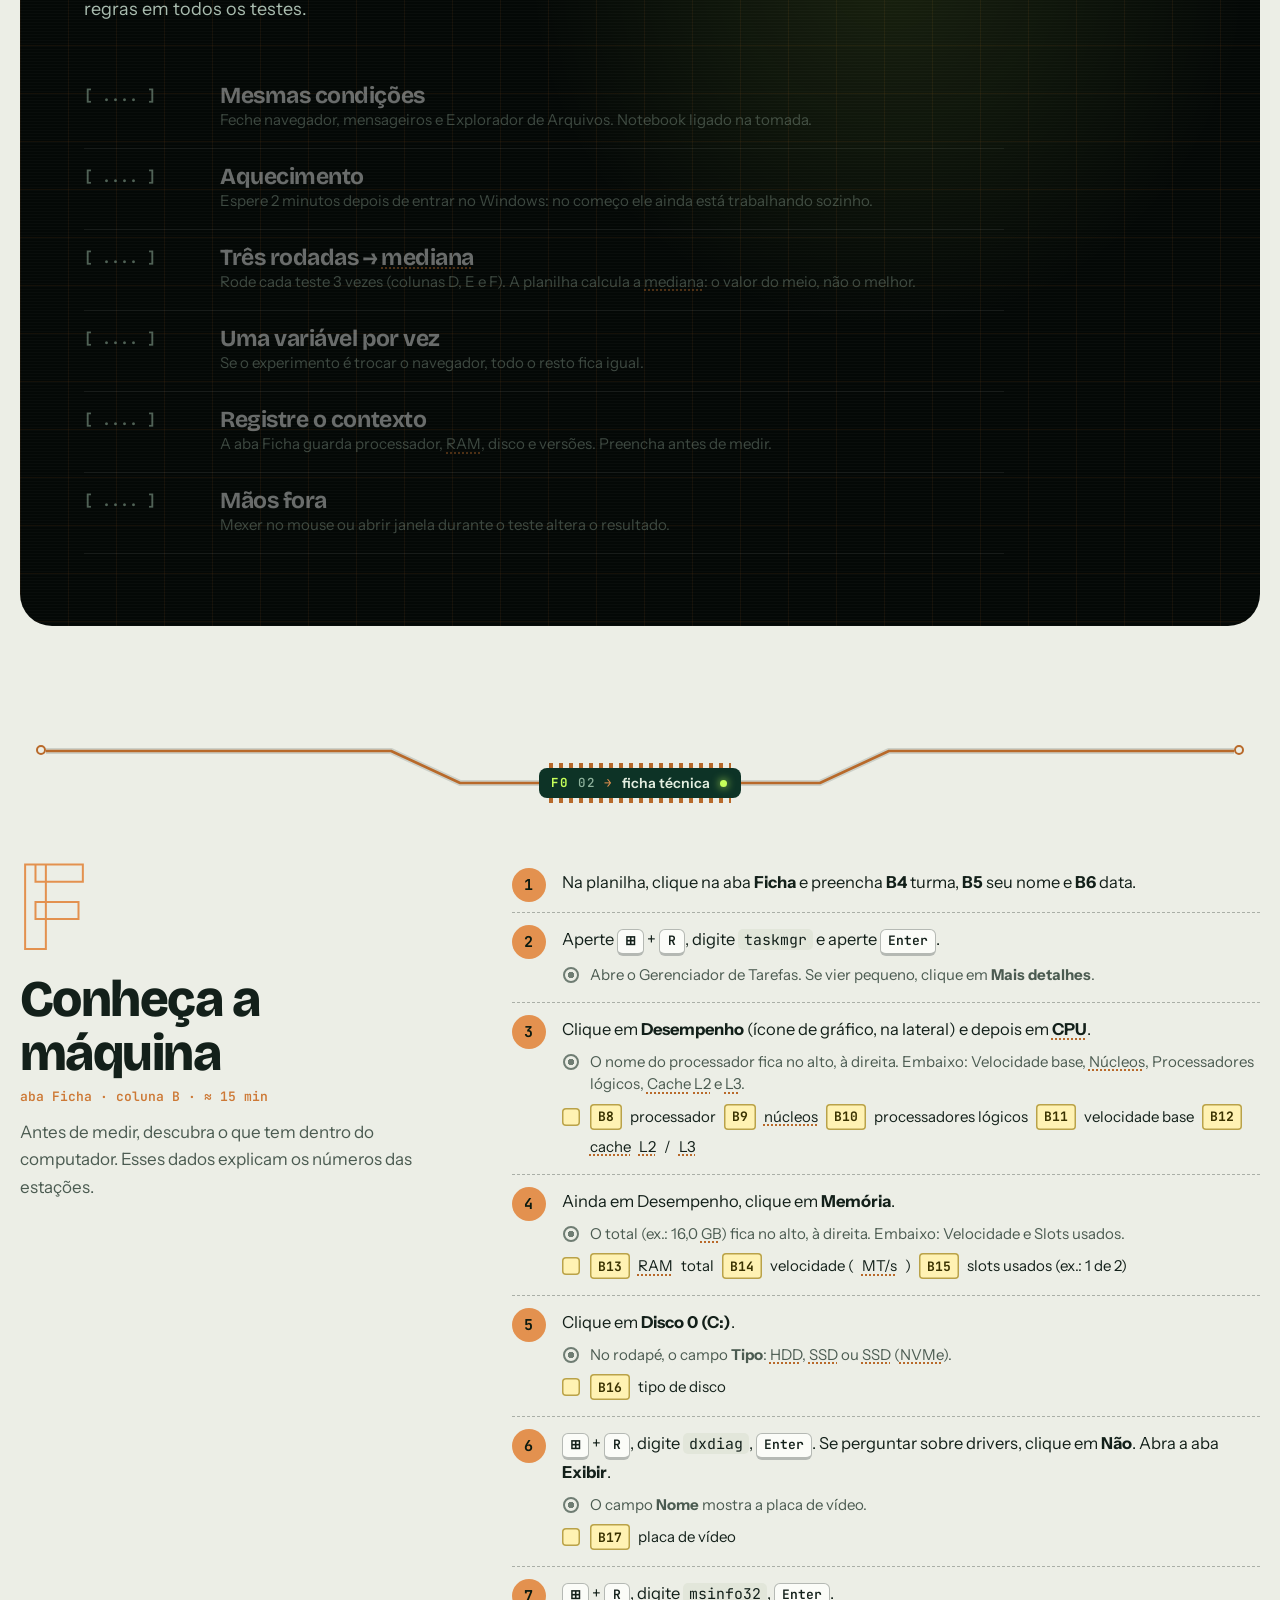
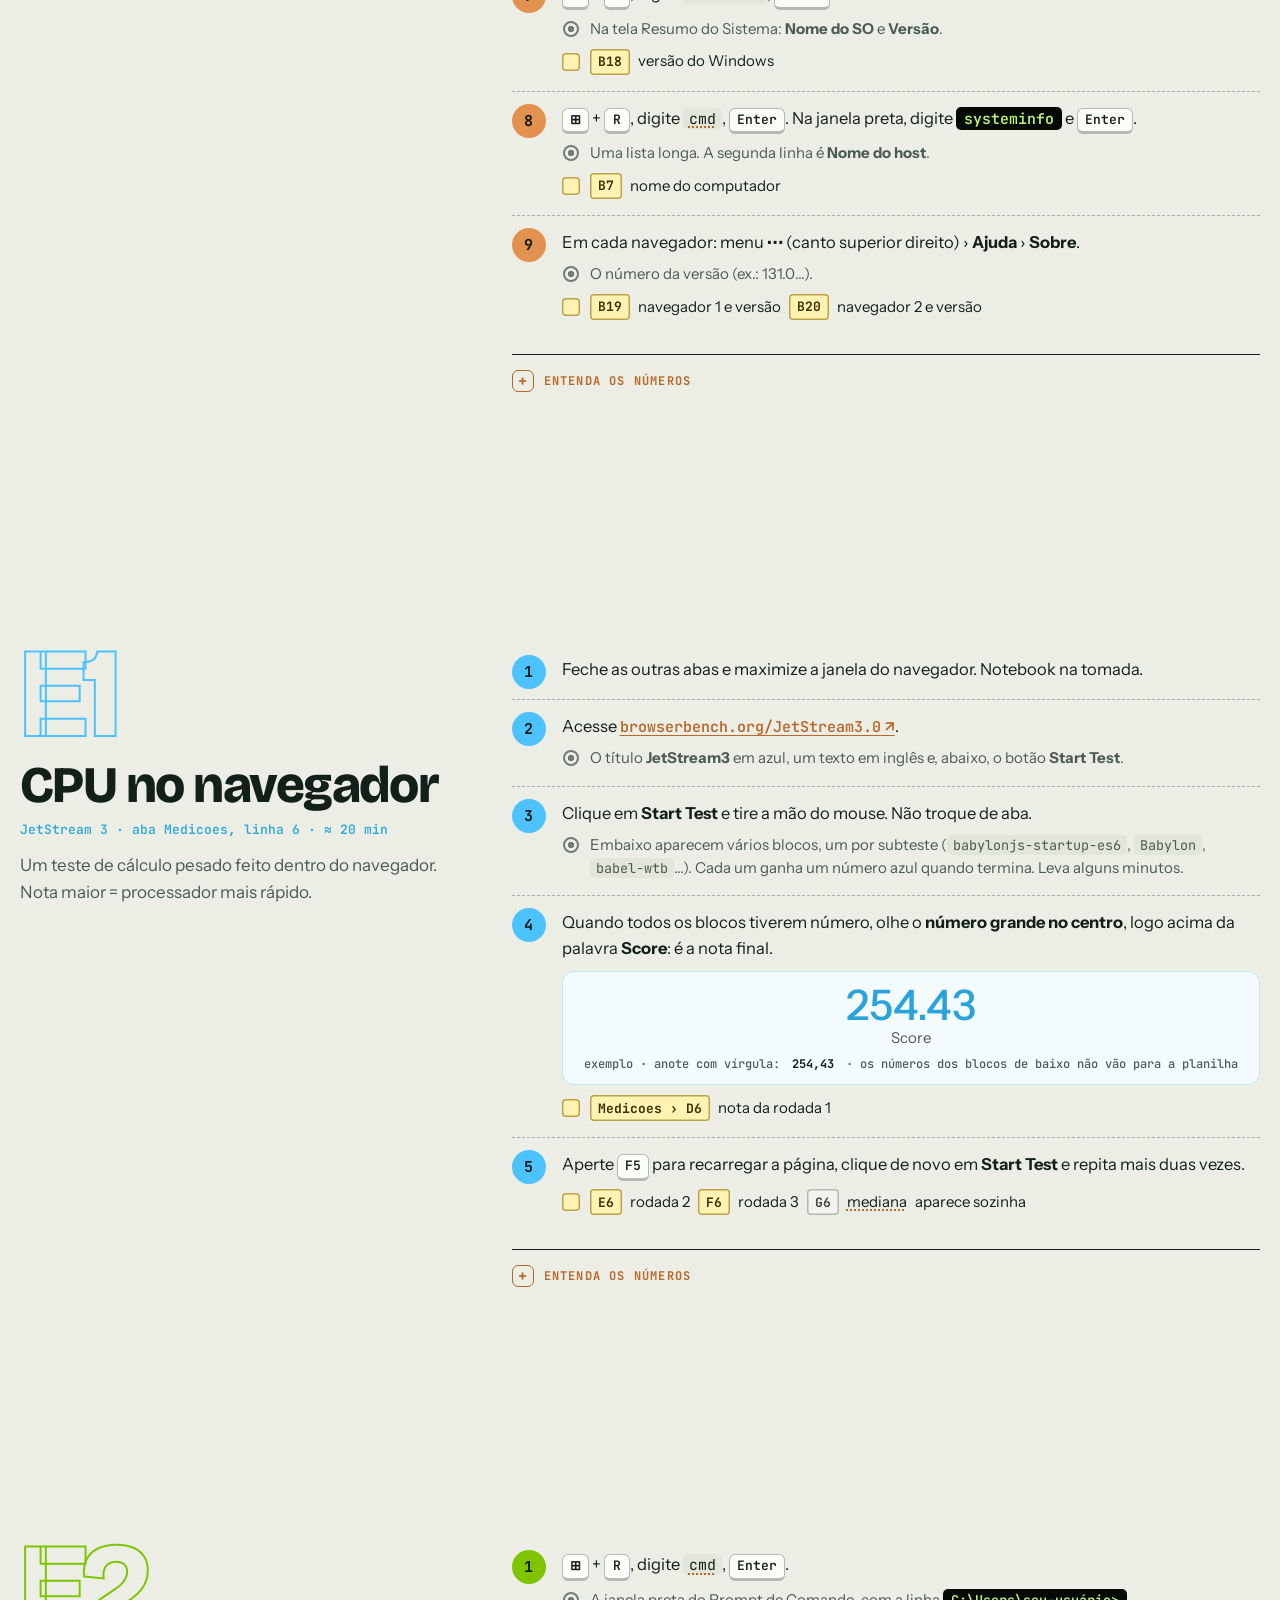
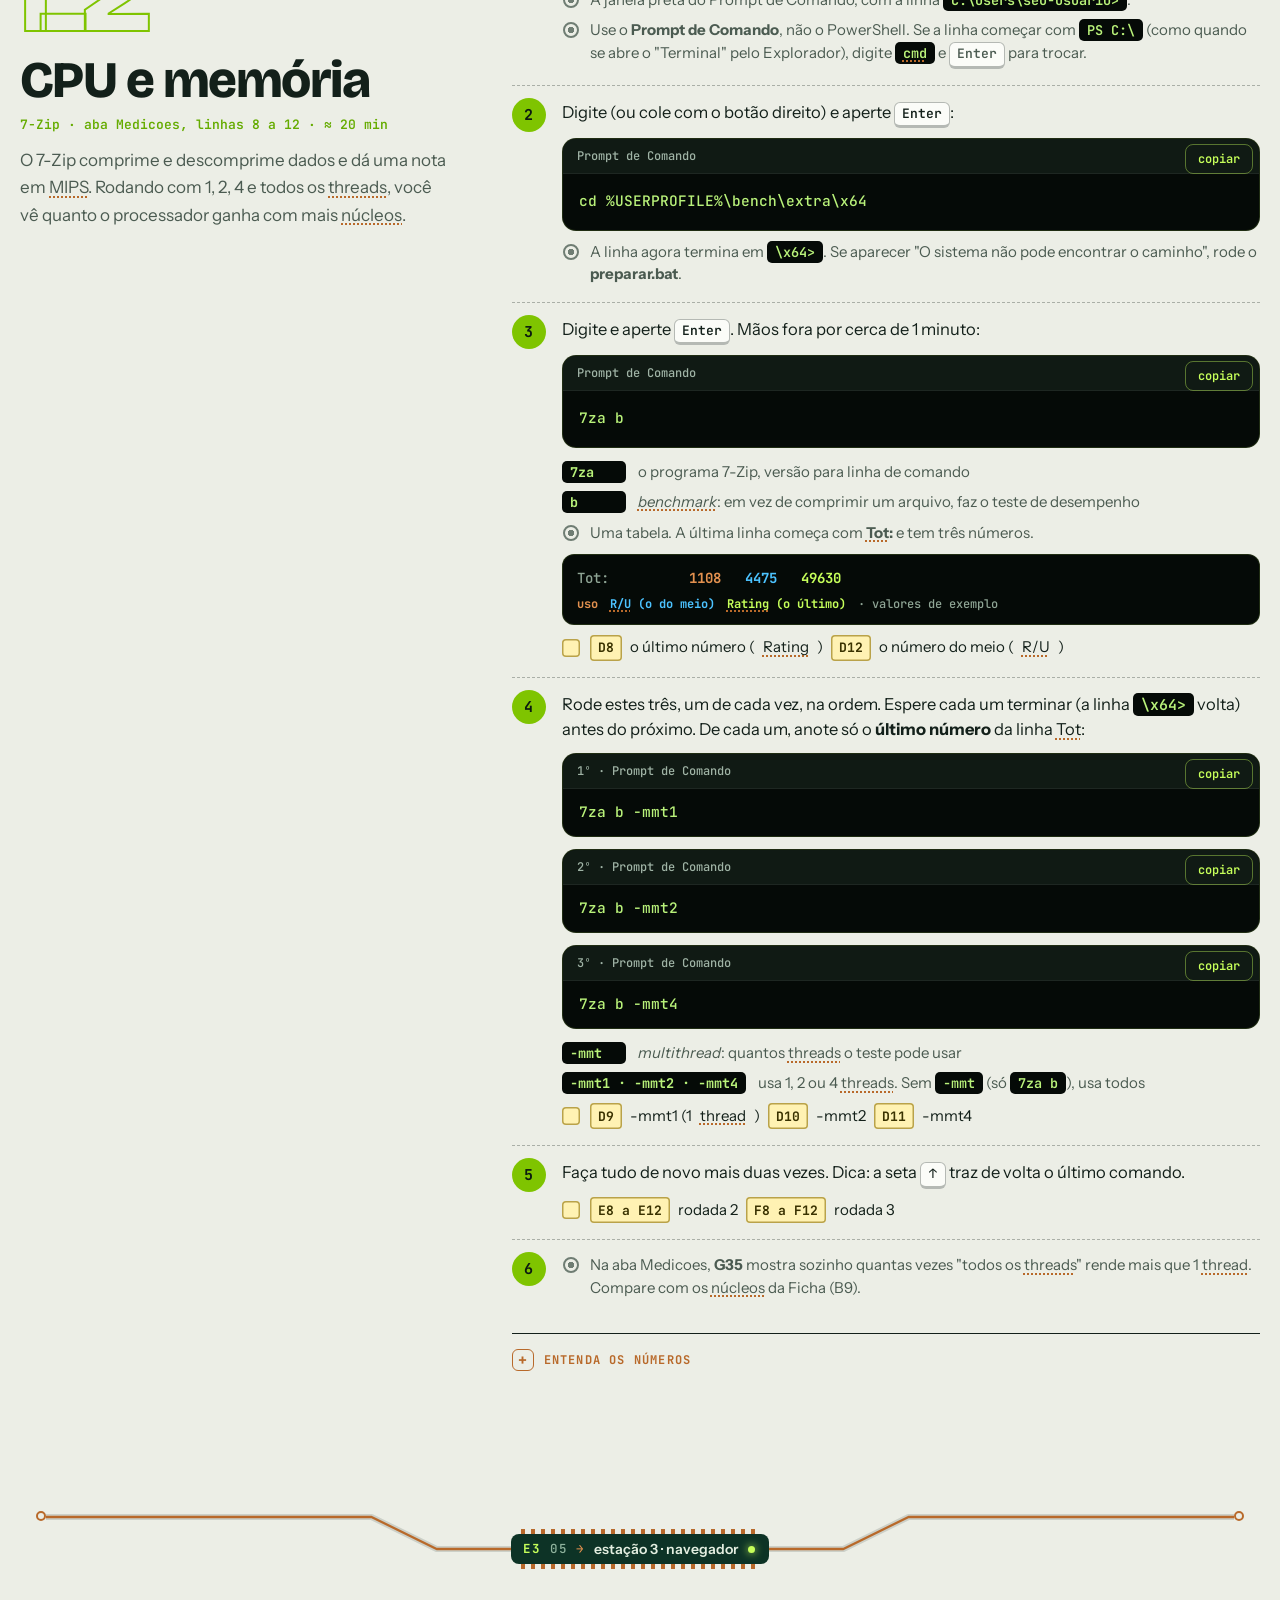
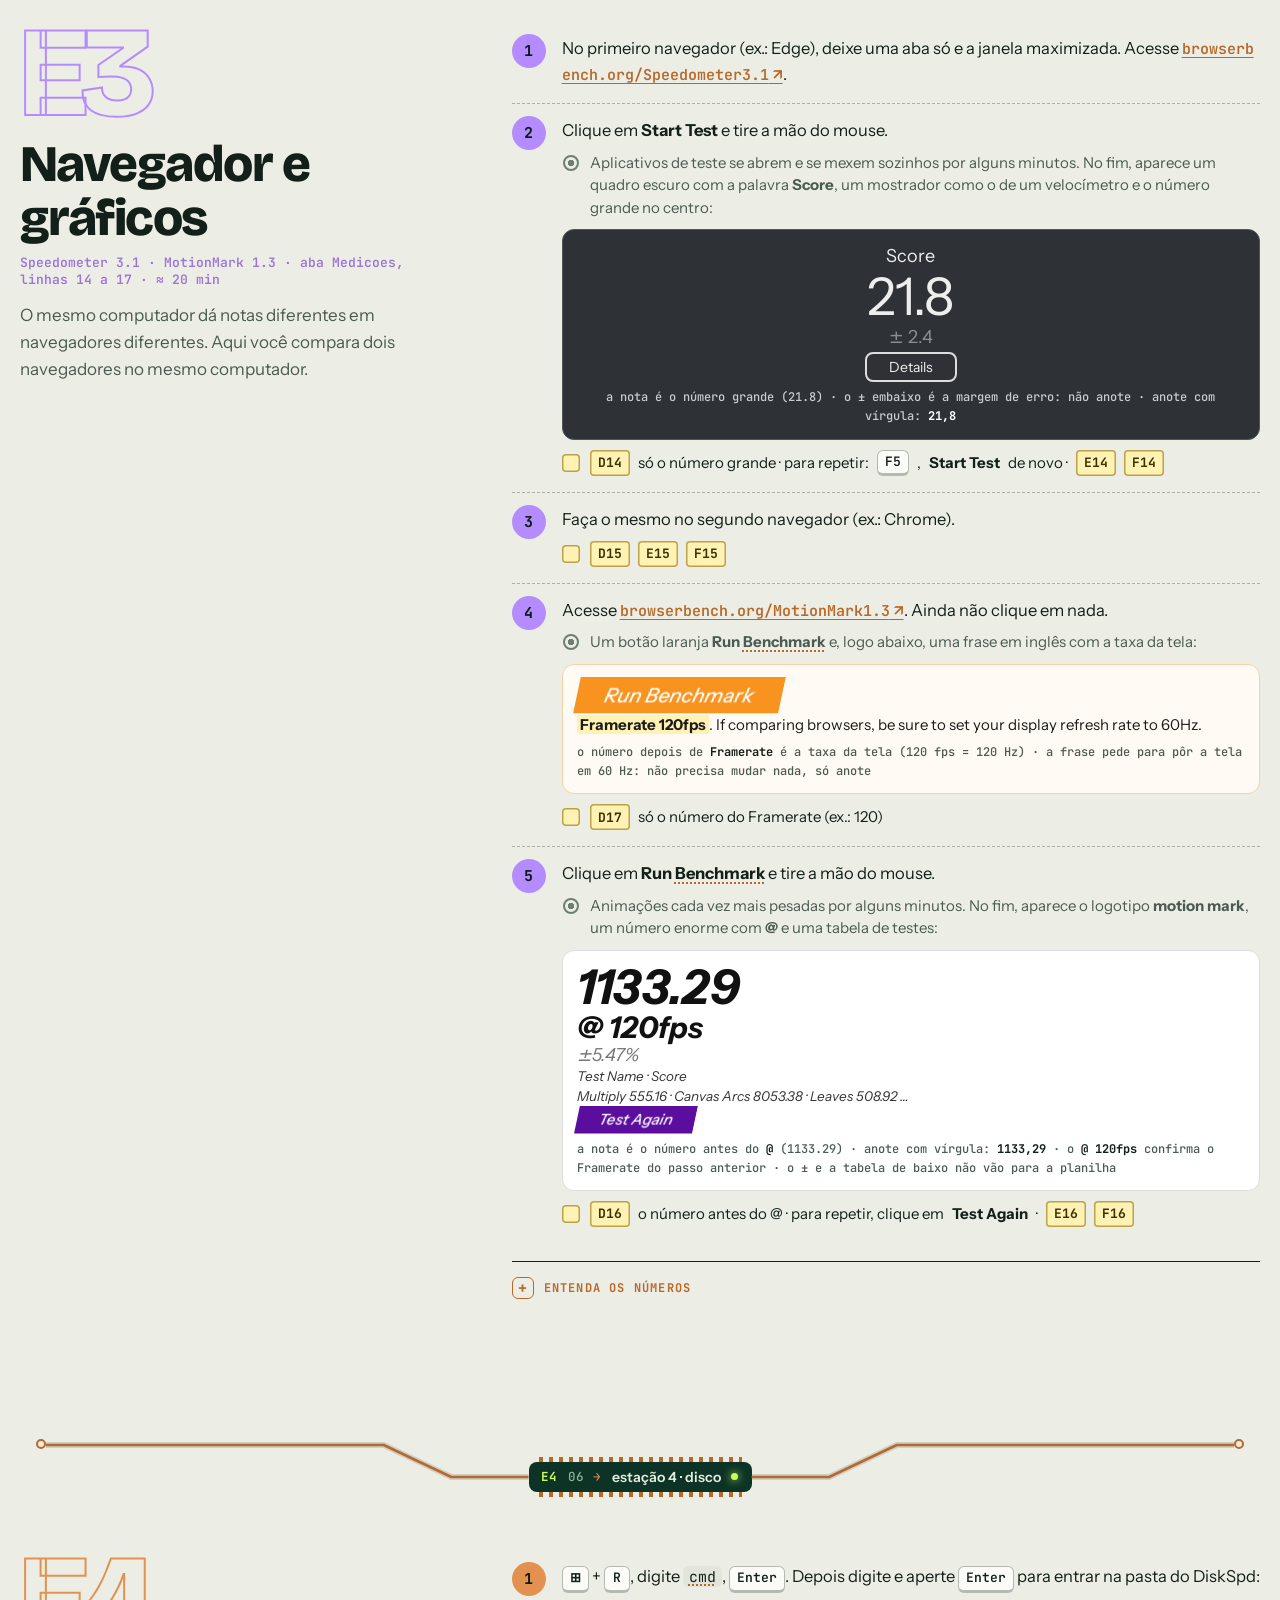
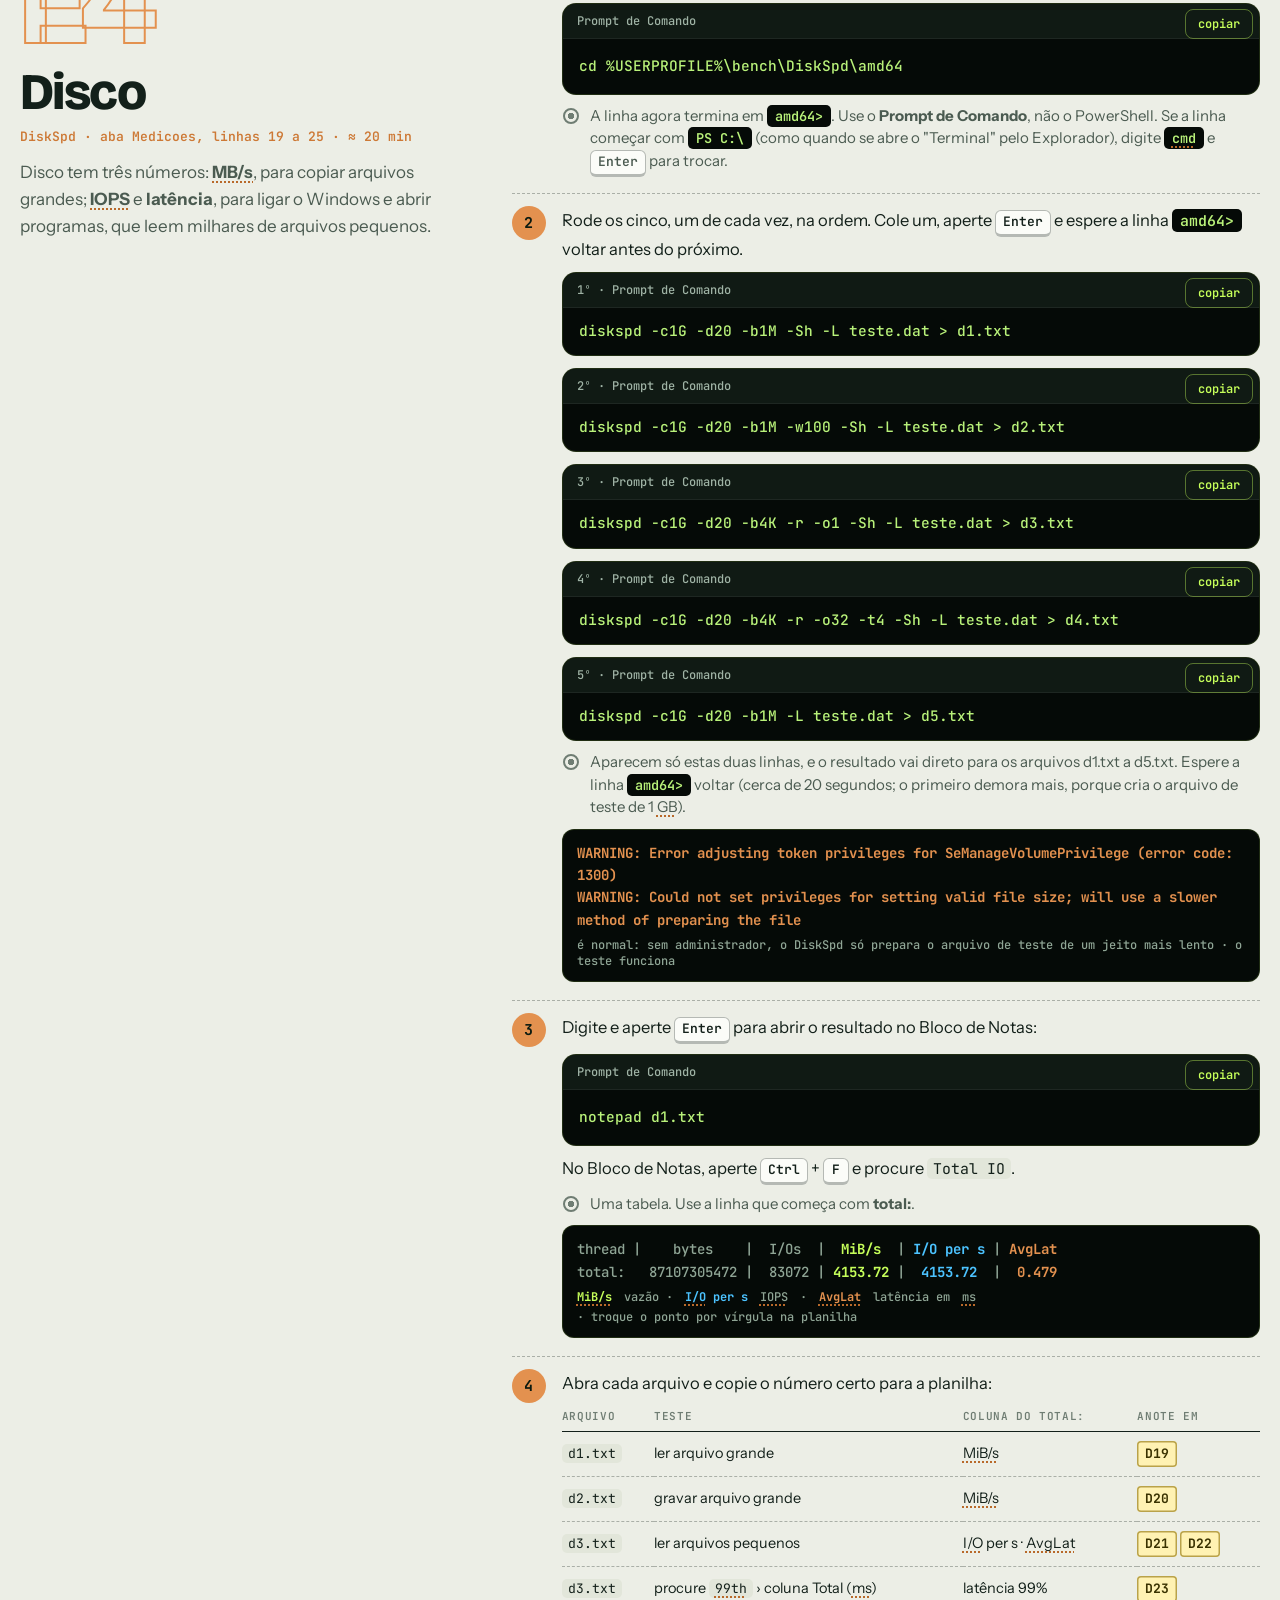
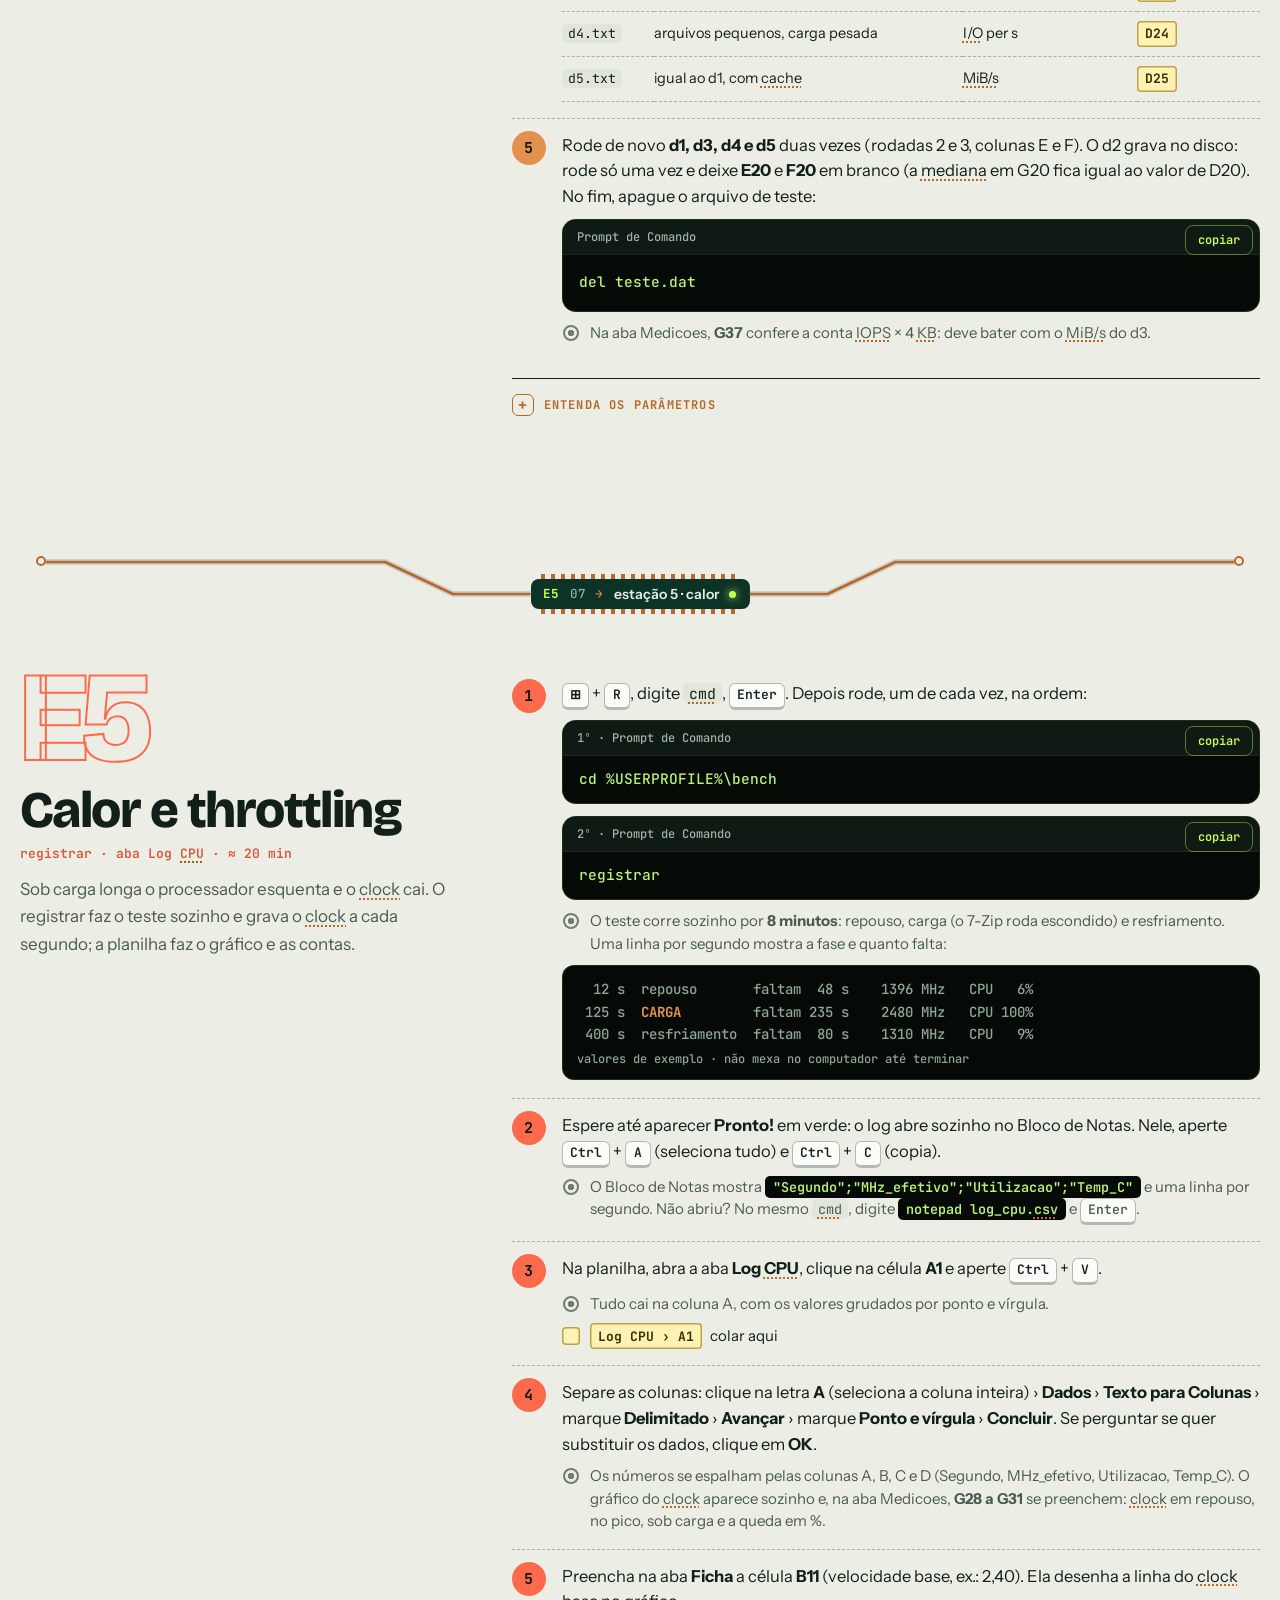
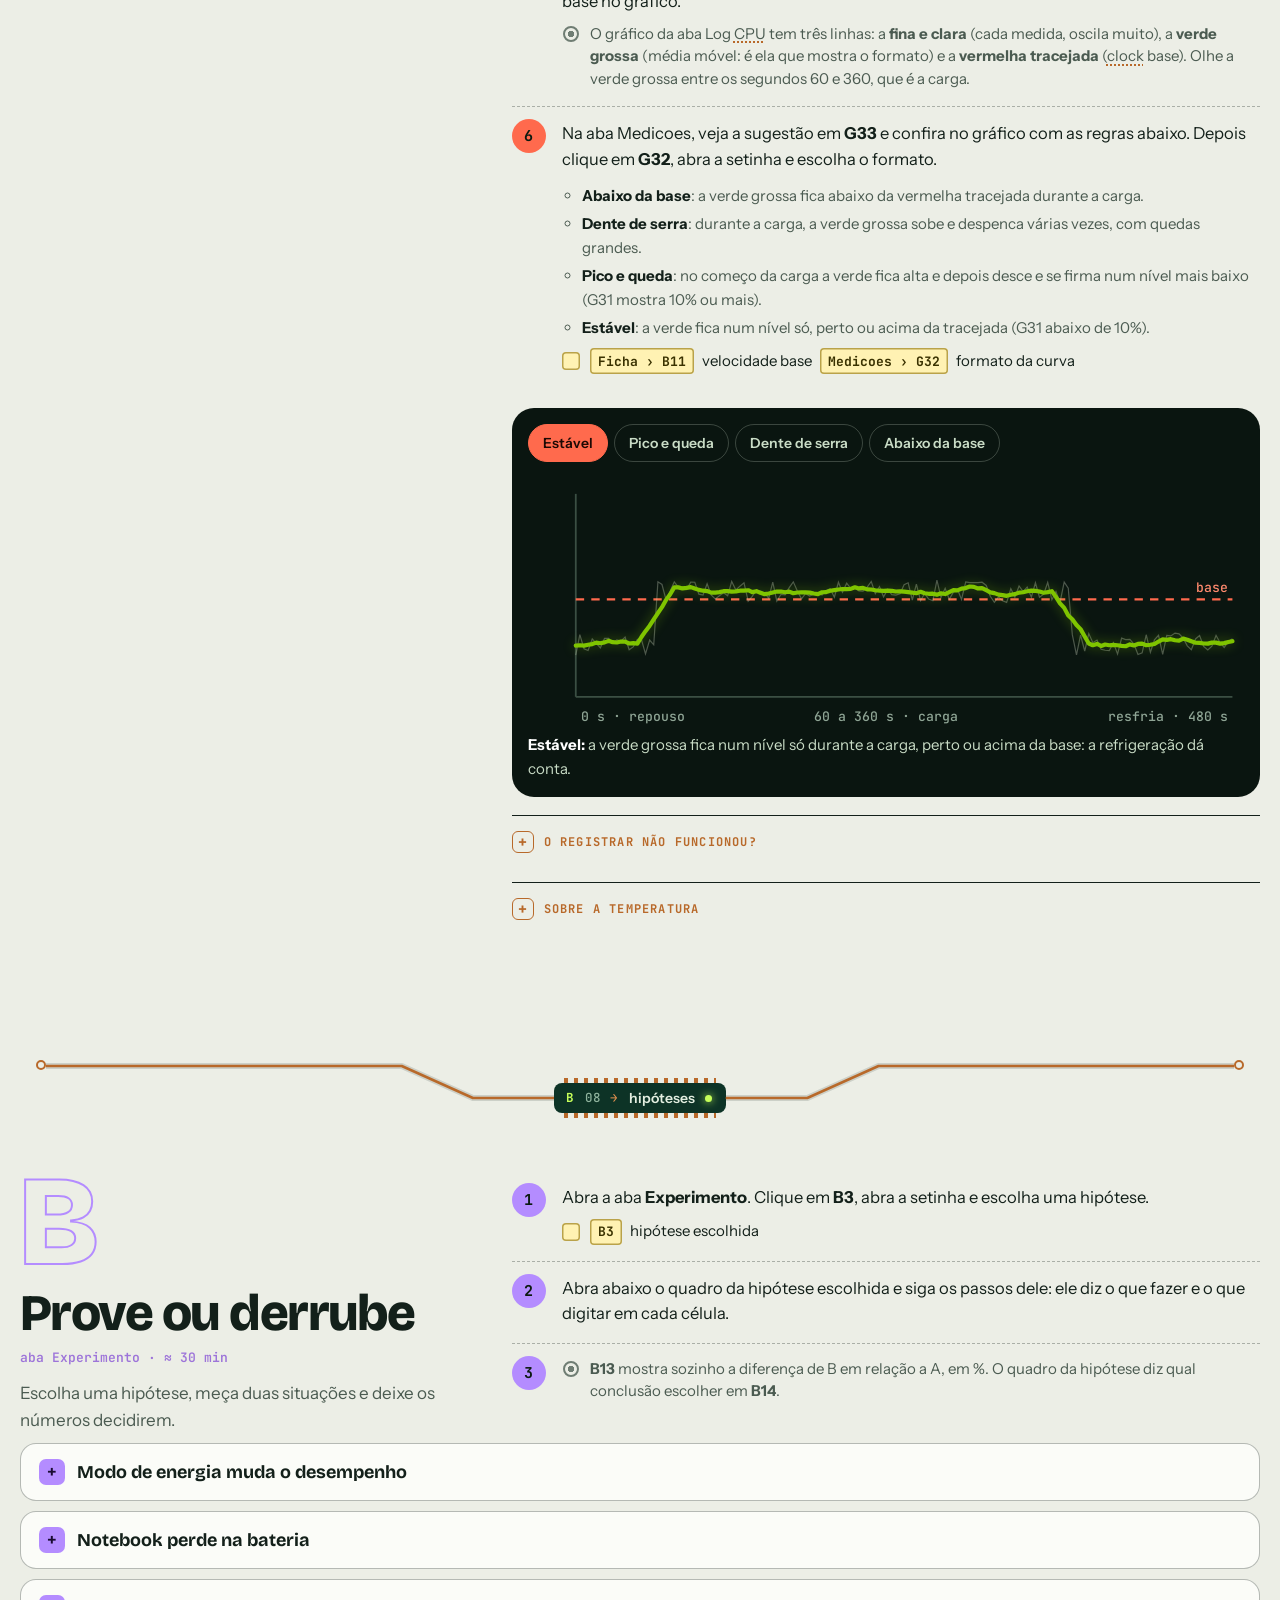
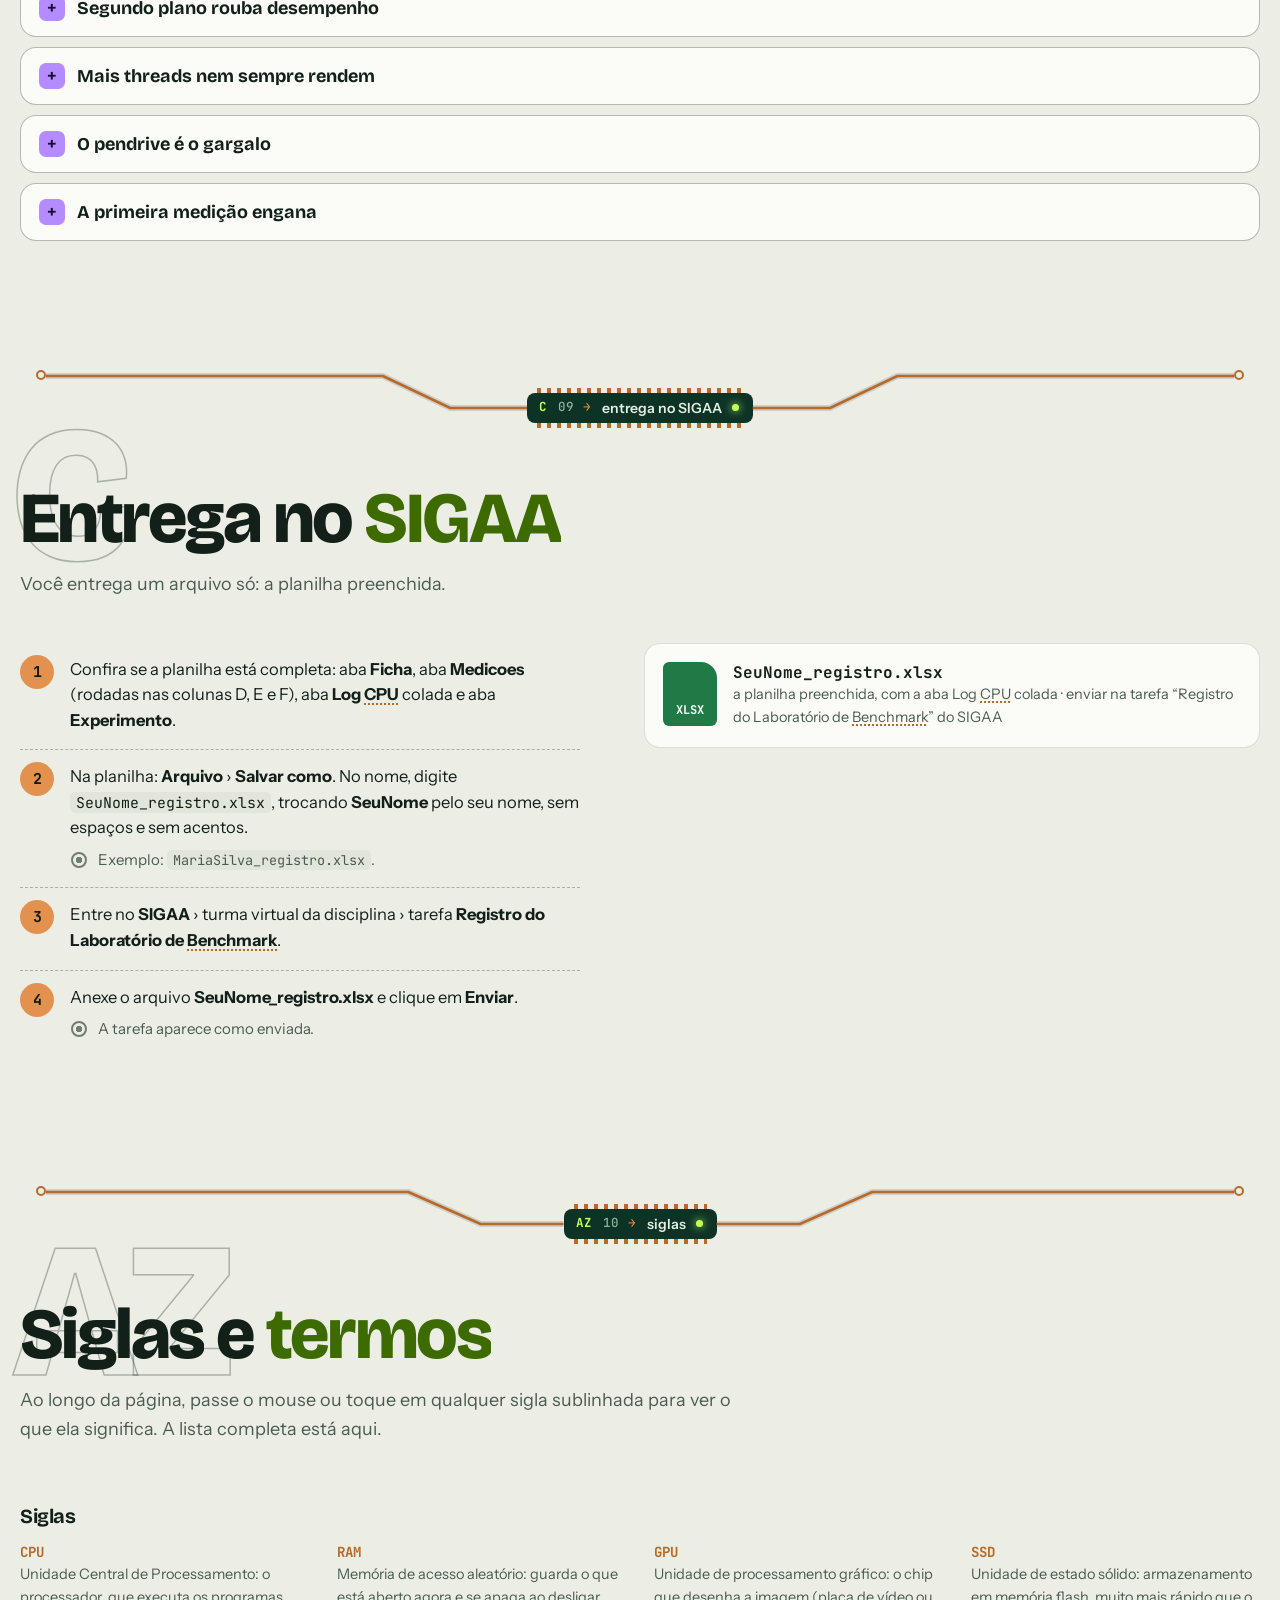
<file: laboratorio-benchmark/index.html>
<!DOCTYPE html>
<html lang="pt-BR">
<head>
    <meta charset="UTF-8">
    <meta name="viewport" content="width=device-width, initial-scale=1.0">
    <title>Laboratório de Benchmark · Manutenção e Suporte de Computadores</title>
    <meta name="description" content="Aula prática de benchmark sem administrador: CPU, memória, navegador, disco e calor medidos com ferramentas portáteis e web, com roteiro, comandos, kit e planilha de registro.">
    <meta name="theme-color" content="#eceee6" media="(prefers-color-scheme: light)">
    <meta name="theme-color" content="#08100c" media="(prefers-color-scheme: dark)">
    <link rel="icon" href="data:image/svg+xml,%3Csvg xmlns='http://www.w3.org/2000/svg' viewBox='0 0 32 32'%3E%3Crect width='32' height='32' rx='8' fill='%230d3326'/%3E%3Cpath d='M6 22a10 10 0 0 1 20 0' fill='none' stroke='%23c6ff5a' stroke-width='2.4' stroke-linecap='round'/%3E%3Cpath d='M16 22l6-7' stroke='%23e3914f' stroke-width='2.4' stroke-linecap='round'/%3E%3C/svg%3E">
    <script>
        (function () {
            var d = document.documentElement;
            try {
                var salvo = localStorage.getItem('msc:tema');
                var escuro = salvo ? salvo === 'escuro' : matchMedia('(prefers-color-scheme: dark)').matches;
                d.dataset.tema = escuro ? 'escuro' : 'claro';
            } catch (e) { d.dataset.tema = 'claro'; }
            d.dataset.visitado = '';
            d.classList.add('js');
        })();
    </script>
    <link rel="preconnect" href="https://fonts.googleapis.com">
    <link rel="preconnect" href="https://fonts.gstatic.com" crossorigin>
    <link href="https://fonts.googleapis.com/css2?family=Bricolage+Grotesque:opsz,wdth,wght@12..96,75..100,400..800&family=Instrument+Sans:wght@400;500;600;700&family=JetBrains+Mono:wght@400;500;700&display=swap" rel="stylesheet">
    <link rel="stylesheet" href="../style.css?v=2026.11.25l">
    <link rel="stylesheet" href="../disciplina/disciplina.css?v=2026.11.25l">
    <link rel="stylesheet" href="lab.css?v=2026.11.25l">
</head>
<body>
    <a class="pular" href="#conteudo">Pular para o conteúdo</a>
    <div class="progresso" aria-hidden="true"><span id="progresso-barra"></span></div>

    <header class="topo" id="topo">
        <div class="topo-inner">
            <a href="../" class="marca" aria-label="Voltar ao portal de Manutenção e Suporte">
                <svg class="marca-chip" viewBox="0 0 32 32" aria-hidden="true">
                    <rect x="8" y="8" width="16" height="16" rx="3" />
                    <path d="M12 4v4M16 4v4M20 4v4M12 24v4M16 24v4M20 24v4M4 12h4M4 16h4M4 20h4M24 12h4M24 16h4M24 20h4" />
                    <circle cx="16" cy="16" r="2.6" />
                </svg>
                <span class="marca-texto">Manutenção <em>&amp; Suporte</em></span>
            </a>
            <nav class="menu" id="menu" aria-label="Seções do laboratório">
                <a href="../disciplina/" class="menu-voltar">← Disciplina</a>
                <a href="#preparo">Preparo</a>
                <a href="#estacao-1" data-grupo=".estacao">Estações</a>
                <a href="#hipoteses">Hipóteses</a>
                <a href="#entrega">Entrega</a>
                <a href="#siglas">Siglas</a>
            </nav>
            <div class="topo-acoes">
                <button class="botao-tema" id="botao-tema" type="button" aria-label="Alternar modo escuro" aria-pressed="false">
                    <svg viewBox="0 0 24 24" aria-hidden="true"><path d="M12 3v8" /><path d="M7 6.3a7.5 7.5 0 1 0 10 0" /></svg>
                </button>
                <button class="botao-menu" id="botao-menu" type="button" aria-label="Abrir menu" aria-expanded="false" aria-controls="menu">
                    <span></span><span></span>
                </button>
            </div>
        </div>
    </header>

    <main id="conteudo">

        <!-- ============ ABERTURA + MEDIDOR AO VIVO ============ -->
        <section class="d-abertura lab-abertura" aria-labelledby="titulo-lab">
            <div class="secao-inner d-abertura-grade">
                <div>
                    <p class="kicker entra" style="--atraso: .05s"><a href="../">Portal</a> / <a href="../disciplina/">disciplina</a> / laboratório</p>
                    <h1 id="titulo-lab" class="d-titulo entra" style="--atraso: .12s">Laboratório de <em>Benchmark</em></h1>
                    <p class="lab-pergunta entra" style="--atraso: .22s">O que torna um computador rápido, e como <strong>provar</strong> isso com números?</p>
                    <p class="d-ementa entra" style="--atraso: .3s">
                        Medir CPU, memória, navegador, disco e calor com ferramentas que rodam <strong>sem senha de administrador</strong>,
                        e depois provar (ou derrubar) hipóteses com os próprios números, em quatro momentos: abertura,
                        bateria básica, experimentos e fechamento com a planilha preenchida.
                    </p>
                    <div class="d-acoes entra" style="--atraso: .4s">
                        <a class="botao botao-cheio" href="apresentacao/">Abrir a apresentação <svg viewBox="0 0 20 20" aria-hidden="true"><path d="M4 10h11M11 5l5 5-5 5" /></svg></a>
                        <a class="botao botao-linha" href="kit/bench.zip" download>Baixar o kit (bench.zip)</a>
                    </div>
                </div>

                <!-- MEDIDOR: um benchmark de verdade, no navegador de quem está lendo -->
                <figure class="medidor entra" style="--atraso: .3s" aria-labelledby="medidor-legenda">
                    <div class="medidor-barra" aria-hidden="true"><span class="bancada-leds"><i></i><i></i><i></i></span><span>bench.js · rodada <b id="med-rodada">0</b>/3</span></div>
                    <svg class="medidor-arco" viewBox="0 0 240 140" aria-hidden="true">
                        <path class="arco-fundo" d="M20 124 A100 100 0 0 1 220 124" />
                        <path class="arco-valor" id="arco-valor" d="M20 124 A100 100 0 0 1 220 124" pathLength="100" />
                        <g class="arco-marcas"><path d="M20 124h10M120 24v10M220 124h-10M49 53l7 7M191 53l-7 7" /></g>
                        <line class="ponteiro" id="ponteiro" x1="120" y1="124" x2="120" y2="40" />
                        <circle cx="120" cy="124" r="7" class="ponteiro-eixo" />
                    </svg>
                    <p class="medidor-nota"><b id="med-nota">—</b><span>milhões de operações/s</span></p>
                    <ol class="medidor-rodadas" id="med-rodadas" aria-label="Rodadas"></ol>
                    <p class="medidor-mediana" id="med-mediana" aria-live="polite">Rode 3 vezes. Vale a mediana, não a melhor.</p>
                    <button type="button" class="botao-power" id="med-botao">
                        <svg viewBox="0 0 24 24" aria-hidden="true"><path d="M12 3v8" /><path d="M7 6.3a7.5 7.5 0 1 0 10 0" /></svg>
                        Rodar benchmark
                    </button>
                    <figcaption id="medidor-legenda">Um teste de CPU de 1 thread, feito aqui no seu navegador: conta quantas operações de cálculo cabem em 0,8 s. É ilustrativo, para treinar o protocolo; as notas não se comparam com as do JetStream.</figcaption>
                </figure>
            </div>
        </section>

        <!-- ============ MOMENTOS DA AULA ============ -->
        <section class="secao d-secao" aria-labelledby="titulo-momentos">
            <div class="secao-inner">
                <header class="cabeca">
                    <span class="cabeca-n" aria-hidden="true">00</span>
                    <h2 id="titulo-momentos" data-palavras>Quatro <em>momentos</em></h2>
                    <p class="cabeca-lede">Primeiro você conhece a máquina, depois mede, testa uma hipótese e entrega a planilha preenchida.</p>
                </header>
                <ol class="momentos">
                    <li style="--peso: 20"><b>Abertura</b><span>ficha técnica · protocolo</span></li>
                    <li style="--peso: 80"><b>Parte A</b><span>Estações 1 a 4: bateria básica</span></li>
                    <li style="--peso: 60"><b>Parte B</b><span>Estação 5 · uma hipótese para testar</span></li>
                    <li style="--peso: 40"><b>Parte C</b><span>planilha da turma · entrega</span></li>
                </ol>
                <div class="fluxo-estacoes" aria-label="Estações">
                    <a href="#estacao-1"><b>1</b><span>CPU</span><small>JetStream 3</small></a>
                    <a href="#estacao-2"><b>2</b><span>CPU + RAM</span><small>7-Zip</small></a>
                    <a href="#estacao-3"><b>3</b><span>Navegador</span><small>Speedometer · MotionMark</small></a>
                    <a href="#estacao-4"><b>4</b><span>Disco</span><small>DiskSpd</small></a>
                    <a href="#estacao-5" class="quente"><b>5</b><span>Calor</span><small>registrar</small></a>
                </div>
            </div>
        </section>

        <div class="divisor" data-ref="P0" data-n="01" data-rotulo="prepare a máquina" aria-hidden="true"></div>

        <!-- ============ PREPARO: baixar o kit e deixar a máquina pronta ============
             O kit fica em kit/bench.zip. Ao trocar o zip, atualize o tamanho e a árvore abaixo.
             COMO LER OS PASSOS (vale para a página toda):
               .r-faca  = o que fazer (onde clicar, o que digitar)
               .r-ve    = o que aparece na tela depois
               .r-anote = onde anotar na planilha (aba › célula) -->
        <section id="preparo" class="secao d-secao" aria-labelledby="titulo-preparo">
            <div class="secao-inner">
                <header class="cabeca">
                    <span class="cabeca-n" aria-hidden="true">01</span>
                    <h2 id="titulo-preparo" data-palavras>Prepare a <em>máquina</em></h2>
                    <p class="cabeca-lede">Tudo o que você vai usar está num arquivo só. Nada precisa de instalação nem de senha de administrador.</p>
                </header>

                <p class="legenda-passos" aria-hidden="true"><span class="lp-faca">faça</span><span class="lp-ve">você vê</span><span class="lp-anote">anote na planilha</span></p>

                <div class="preparo-grade">
                    <ol class="roteiro" id="kit">
                        <li>
                            <p class="r-faca"><a class="botao botao-cheio botao-p" href="kit/bench.zip" download>Baixar bench.zip <small class="peso">2,4 MB</small></a></p>
                            <p class="r-ve">O arquivo vai para a pasta <b>Downloads</b>.</p>
                        </li>
                        <li>
                            <p class="r-faca">Abra a pasta <b>Downloads</b> e dê <b>dois cliques</b> no <b>bench.zip</b>.</p>
                            <p class="r-ve">O zip abre como uma pasta, com <b>bench</b> e <b>modelo-de-entrega</b> dentro.</p>
                        </li>
                        <li>
                            <p class="r-faca">Aperte <kbd>Ctrl</kbd> + <kbd>A</kbd> (seleciona as duas pastas) e depois <kbd>Ctrl</kbd> + <kbd>C</kbd> (copia).</p>
                        </li>
                        <li>
                            <p class="r-faca">Aperte <kbd>⊞</kbd> + <kbd>R</kbd>, digite <code>%USERPROFILE%</code> e aperte <kbd>Enter</kbd>.</p>
                            <p class="r-ve">Abre a sua pasta de usuário (com Documentos, Downloads, Área de Trabalho…).</p>
                        </li>
                        <li>
                            <p class="r-faca">Clique num espaço vazio dessa janela e aperte <kbd>Ctrl</kbd> + <kbd>V</kbd>.</p>
                            <p class="r-ve">Aparecem as pastas <b>bench</b> e <b>modelo-de-entrega</b> na sua pasta de usuário.</p>
                        </li>
                        <li>
                            <p class="r-faca">Entre na pasta <b>bench</b> e dê dois cliques em <b>preparar.bat</b>. Se o Windows avisar "O Windows protegeu o computador", clique em <b>Mais informações</b> › <b>Executar assim mesmo</b>.</p>
                            <p class="r-ve">Uma janela preta mostra <code>Pronto: extra\x64\7za.exe</code>. Aperte qualquer tecla para fechar.</p>
                        </li>
                        <li>
                            <p class="r-faca">Abra a pasta <b>modelo-de-entrega</b> e dê dois cliques em <b>registro_benchmark.xlsx</b>. Deixe a planilha aberta: você vai usá-la a aula toda.</p>
                            <p class="r-ve">A planilha abre na aba <b>Leia-me</b>.</p>
                        </li>
                    </ol>

                    <div class="preparo-lado">
                        <!-- conteúdo do zip, como no Explorador de Arquivos -->
                        <div class="arvore" aria-label="Conteúdo do bench.zip">
                            <p class="arvore-barra"><span class="bancada-leds" aria-hidden="true"><i></i><i></i><i></i></span>bench.zip</p>
                            <ul>
                                <li class="pasta">bench
                                    <ul>
                                        <li class="exe"><b>7zr.exe</b><span>usado pelo preparar.bat</span></li>
                                        <li class="pac"><b>7z2606-extra.7z</b><span>vira <code>extra\x64\7za.exe</code> · Estação 2</span></li>
                                        <li class="bat"><b>preparar.bat</b><span>rode uma vez</span></li>
                                        <li class="pasta">DiskSpd<span>use a pasta <code>amd64</code> · Estação 4</span></li>
                                        <li class="bat"><b>registrar.bat</b><span>Estação 5</span></li>
                                        <li class="ps1"><b>registrador.ps1</b><span>não mexer</span></li>
                                    </ul>
                                </li>
                                <li class="pasta">modelo-de-entrega
                                    <ul><li class="xls"><b>registro_benchmark.xlsx</b><span>sua planilha de registro</span></li></ul>
                                </li>
                            </ul>
                        </div>

                        <!-- como a planilha funciona -->
                        <div class="planilha-mini" aria-label="Como a planilha funciona">
                            <p class="pm-abas"><span>Leia-me</span><span>Ficha</span><span class="on">Medicoes</span><span>Experimento</span><span>Log CPU</span></p>
                            <ul>
                                <li><i class="pm-amarelo"></i><span>Célula <b>amarela</b>: você digita.</span></li>
                                <li><i class="pm-branco"></i><span>Célula <b>branca</b>: calcula sozinha. Não apague.</span></li>
                                <li><i class="pm-num">110,9</i><span>Só o número, com <b>vírgula</b>. Sem unidade.</span></li>
                                <li><i class="pm-ref">D6</i><span>"D6" = coluna <b>D</b>, linha <b>6</b>. Na aba <b>Medicoes</b>, D, E e F são as rodadas 1, 2 e 3.</span></li>
                            </ul>
                        </div>
                    </div>
                </div>

                <h3 class="sub">Ferramentas e o que cada uma mede</h3>
                <ul class="ferramentas">
                    <li><b>JetStream 3</b><span>CPU: cálculo pesado em JavaScript e WebAssembly</span><em>Estação 1</em></li>
                    <li><b>7-Zip</b><span>CPU e memória: compressão, 1 thread e todos</span><em>Estação 2</em></li>
                    <li><b>Speedometer 3.1</b><span>resposta de aplicações web</span><em>Estação 3</em></li>
                    <li><b>MotionMark 1.3</b><span>gráficos e animação no navegador</span><em>Estação 3</em></li>
                    <li><b>DiskSpd</b><span>disco: MB/s, IOPS e latência</span><em>Estação 4</em></li>
                    <li><b>registrar</b><span>clock efetivo, utilização e zona térmica</span><em>Estação 5</em></li>
                </ul>
            </div>
        </section>

        <!-- ============ PROTOCOLO (palco) ============ -->
        <section id="protocolo" class="palco palco-terminal" aria-labelledby="titulo-protocolo">
            <div class="palco-inner">
                <header class="cabeca">
                    <span class="cabeca-n" aria-hidden="true">P</span>
                    <h2 id="titulo-protocolo" data-palavras>Protocolo de <em>medição</em></h2>
                    <p class="cabeca-lede">Um número de benchmark só vale se outra pessoa consegue repeti-lo. Siga estas regras em todos os testes.</p>
                </header>
                <ol class="bootlog">
                    <li><span class="st" aria-hidden="true"></span><div><h3>Mesmas condições</h3><p>Feche navegador, mensageiros e Explorador de Arquivos. Notebook ligado na tomada.</p></div></li>
                    <li><span class="st" aria-hidden="true"></span><div><h3>Aquecimento</h3><p>Espere 2 minutos depois de entrar no Windows: no começo ele ainda está trabalhando sozinho.</p></div></li>
                    <li><span class="st" aria-hidden="true"></span><div><h3>Três rodadas → mediana</h3><p>Rode cada teste 3 vezes (colunas D, E e F). A planilha calcula a mediana: o valor do meio, não o melhor.</p></div></li>
                    <li><span class="st" aria-hidden="true"></span><div><h3>Uma variável por vez</h3><p>Se o experimento é trocar o navegador, todo o resto fica igual.</p></div></li>
                    <li><span class="st" aria-hidden="true"></span><div><h3>Registre o contexto</h3><p>A aba Ficha guarda processador, RAM, disco e versões. Preencha antes de medir.</p></div></li>
                    <li><span class="st" aria-hidden="true"></span><div><h3>Mãos fora</h3><p>Mexer no mouse ou abrir janela durante o teste altera o resultado.</p></div></li>
                </ol>
            </div>
        </section>

        <div class="divisor" data-ref="F0" data-n="02" data-rotulo="ficha técnica" aria-hidden="true"></div>

        <!-- ============ FICHA TÉCNICA (aba Ficha, coluna B) ============ -->
        <section id="ficha" class="secao d-secao estacao" style="--cor: #e3914f" aria-labelledby="titulo-ficha">
            <div class="secao-inner estacao-grade">
                <header class="estacao-cabeca">
                    <p class="estacao-n" aria-hidden="true">F</p>
                    <h2 id="titulo-ficha">Conheça a máquina</h2>
                    <p class="estacao-ferr">aba Ficha · coluna B · ≈ 15 min</p>
                    <p class="estacao-conceito">Antes de medir, descubra o que tem dentro do computador. Esses dados explicam os números das estações.</p>
                </header>
                <div class="estacao-corpo">
                    <ol class="roteiro">
                        <li>
                            <p class="r-faca">Na planilha, clique na aba <b>Ficha</b> e preencha <b>B4</b> turma, <b>B5</b> seu nome e <b>B6</b> data.</p>
                        </li>
                        <li>
                            <p class="r-faca">Aperte <kbd>⊞</kbd> + <kbd>R</kbd>, digite <code>taskmgr</code> e aperte <kbd>Enter</kbd>.</p>
                            <p class="r-ve">Abre o Gerenciador de Tarefas. Se vier pequeno, clique em <b>Mais detalhes</b>.</p>
                        </li>
                        <li>
                            <p class="r-faca">Clique em <b>Desempenho</b> (ícone de gráfico, na lateral) e depois em <b>CPU</b>.</p>
                            <p class="r-ve">O nome do processador fica no alto, à direita. Embaixo: Velocidade base, Núcleos, Processadores lógicos, Cache L2 e L3.</p>
                            <p class="r-anote"><span class="cel">B8</span> processador <span class="cel">B9</span> núcleos <span class="cel">B10</span> processadores lógicos <span class="cel">B11</span> velocidade base <span class="cel">B12</span> cache L2 / L3</p>
                        </li>
                        <li>
                            <p class="r-faca">Ainda em Desempenho, clique em <b>Memória</b>.</p>
                            <p class="r-ve">O total (ex.: 16,0 GB) fica no alto, à direita. Embaixo: Velocidade e Slots usados.</p>
                            <p class="r-anote"><span class="cel">B13</span> RAM total <span class="cel">B14</span> velocidade (MT/s) <span class="cel">B15</span> slots usados (ex.: 1 de 2)</p>
                        </li>
                        <li>
                            <p class="r-faca">Clique em <b>Disco 0 (C:)</b>.</p>
                            <p class="r-ve">No rodapé, o campo <b>Tipo</b>: HDD, SSD ou SSD (NVMe).</p>
                            <p class="r-anote"><span class="cel">B16</span> tipo de disco</p>
                        </li>
                        <li>
                            <p class="r-faca"><kbd>⊞</kbd> + <kbd>R</kbd>, digite <code>dxdiag</code>, <kbd>Enter</kbd>. Se perguntar sobre drivers, clique em <b>Não</b>. Abra a aba <b>Exibir</b>.</p>
                            <p class="r-ve">O campo <b>Nome</b> mostra a placa de vídeo.</p>
                            <p class="r-anote"><span class="cel">B17</span> placa de vídeo</p>
                        </li>
                        <li>
                            <p class="r-faca"><kbd>⊞</kbd> + <kbd>R</kbd>, digite <code>msinfo32</code>, <kbd>Enter</kbd>.</p>
                            <p class="r-ve">Na tela Resumo do Sistema: <b>Nome do SO</b> e <b>Versão</b>.</p>
                            <p class="r-anote"><span class="cel">B18</span> versão do Windows</p>
                        </li>
                        <li>
                            <p class="r-faca"><kbd>⊞</kbd> + <kbd>R</kbd>, digite <code>cmd</code>, <kbd>Enter</kbd>. Na janela preta, digite <code class="t">systeminfo</code> e <kbd>Enter</kbd>.</p>
                            <p class="r-ve">Uma lista longa. A segunda linha é <b>Nome do host</b>.</p>
                            <p class="r-anote"><span class="cel">B7</span> nome do computador</p>
                        </li>
                        <li>
                            <p class="r-faca">Em cada navegador: menu <b>⋯</b> (canto superior direito) › <b>Ajuda</b> › <b>Sobre</b>.</p>
                            <p class="r-ve">O número da versão (ex.: 131.0…).</p>
                            <p class="r-anote"><span class="cel">B19</span> navegador 1 e versão <span class="cel">B20</span> navegador 2 e versão</p>
                        </li>
                    </ol>
                    <details class="entenda">
                        <summary>Entenda os números</summary>
                        <p><b>Slots usados 1 de 2</b>: só um pente de memória. A memória trabalha em canal simples, com menos vazão; isso aparece no 7-Zip.</p>
                        <p><b>Velocidade base</b> é o clock nominal. O campo <b>Velocidade</b> mostra o clock de agora, que sobe (turbo) ou cai (throttling) sob carga.</p>
                        <p><b>Tipo de disco</b> explica os números da Estação 4: HD, SSD e SSD NVMe têm velocidades muito diferentes.</p>
                    </details>
                </div>
            </div>
        </section>

        <div class="divisor" data-ref="E1" data-n="03" data-rotulo="estação 1 · CPU" aria-hidden="true"></div>

        <!-- ============ ESTAÇÃO 1 (Medicoes, linha 6) ============ -->
        <section id="estacao-1" class="secao d-secao estacao" style="--cor: #4cc3ff" aria-labelledby="titulo-e1">
            <div class="secao-inner estacao-grade">
                <header class="estacao-cabeca">
                    <p class="estacao-n" aria-hidden="true">E1</p>
                    <h2 id="titulo-e1">CPU no navegador</h2>
                    <p class="estacao-ferr">JetStream 3 · aba Medicoes, linha 6 · ≈ 20 min</p>
                    <p class="estacao-conceito">Um teste de cálculo pesado feito dentro do navegador. Nota maior = processador mais rápido.</p>
                </header>
                <div class="estacao-corpo">
                    <ol class="roteiro">
                        <li>
                            <p class="r-faca">Feche as outras abas e maximize a janela do navegador. Notebook na tomada.</p>
                        </li>
                        <li>
                            <p class="r-faca">Acesse <a class="link-site" href="https://browserbench.org/JetStream3.0/" target="_blank" rel="noopener noreferrer">browserbench.org/JetStream3.0<span class="sr-only"> (abre em nova aba)</span></a>.</p>
                            <p class="r-ve">O título <b>JetStream3</b> em azul, um texto em inglês e, abaixo, o botão <b>Start Test</b>.</p>
                        </li>
                        <li>
                            <p class="r-faca">Clique em <b>Start Test</b> e tire a mão do mouse. Não troque de aba.</p>
                            <p class="r-ve">Embaixo aparecem vários blocos, um por subteste (<code>babylonjs-startup-es6</code>, <code>Babylon</code>, <code>babel-wtb</code>…). Cada um ganha um número azul quando termina. Leva alguns minutos.</p>
                        </li>
                        <li>
                            <p class="r-faca">Quando todos os blocos tiverem número, olhe o <b>número grande no centro</b>, logo acima da palavra <b>Score</b>: é a nota final.</p>
                            <figure class="saida saida-clara">
                                <p class="jt-nota">254.43</p>
                                <p class="jt-score">Score</p>
                                <figcaption>exemplo · anote com vírgula: <b>254,43</b> · os números dos blocos de baixo não vão para a planilha</figcaption>
                            </figure>
                            <p class="r-anote"><span class="cel">Medicoes › D6</span> nota da rodada 1</p>
                        </li>
                        <li>
                            <p class="r-faca">Aperte <kbd>F5</kbd> para recarregar a página, clique de novo em <b>Start Test</b> e repita mais duas vezes.</p>
                            <p class="r-anote"><span class="cel">E6</span> rodada 2 <span class="cel">F6</span> rodada 3 <span class="cel cel-auto">G6</span> mediana aparece sozinha</p>
                        </li>
                    </ol>
                    <details class="entenda">
                        <summary>Entenda os números</summary>
                        <p>Cada bloco de baixo é um subteste, com sua própria nota e uma linha de pontos (cada ponto é uma repetição). Cada subteste tem três notas: <b>inicialização</b> (a primeira rodada), <b>pior caso</b> (os engasgos) e <b>caso médio</b> (o ritmo normal). A nota final combina todas. Os subtestes com nota baixa mostram onde a máquina sofre.</p>
                        <p>O JetStream não mostra a diferença entre 1 núcleo e todos. Isso sai do 7-Zip, na Estação 2.</p>
                    </details>
                </div>
            </div>
        </section>

        <div class="divisor" data-ref="E2" data-n="04" data-rotulo="estação 2 · 7-Zip" aria-hidden="true"></div>

        <!-- ============ ESTAÇÃO 2 (Medicoes, linhas 8 a 12) ============ -->
        <section id="estacao-2" class="secao d-secao estacao" style="--cor: #7fc400" aria-labelledby="titulo-e2">
            <div class="secao-inner estacao-grade">
                <header class="estacao-cabeca">
                    <p class="estacao-n" aria-hidden="true">E2</p>
                    <h2 id="titulo-e2">CPU e memória</h2>
                    <p class="estacao-ferr">7-Zip · aba Medicoes, linhas 8 a 12 · ≈ 20 min</p>
                    <p class="estacao-conceito">O 7-Zip comprime e descomprime dados e dá uma nota em MIPS. Rodando com 1, 2, 4 e todos os threads, você vê quanto o processador ganha com mais núcleos.</p>
                </header>
                <div class="estacao-corpo">
                    <ol class="roteiro">
                        <li>
                            <p class="r-faca"><kbd>⊞</kbd> + <kbd>R</kbd>, digite <code>cmd</code>, <kbd>Enter</kbd>.</p>
                            <p class="r-ve">A janela preta do Prompt de Comando, com a linha <code class="t">C:\Users\seu-usuário&gt;</code>.</p>
                            <p class="r-ve">Use o <b>Prompt de Comando</b>, não o PowerShell. Se a linha começar com <code class="t">PS C:\</code> (como quando se abre o "Terminal" pelo Explorador), digite <code class="t">cmd</code> e <kbd>Enter</kbd> para trocar.</p>
                        </li>
                        <li>
                            <p class="r-faca">Digite (ou cole com o botão direito) e aperte <kbd>Enter</kbd>:</p>
                            <div class="cmd" data-titulo="Prompt de Comando"><pre><code>cd %USERPROFILE%\bench\extra\x64</code></pre></div>
                            <p class="r-ve">A linha agora termina em <code class="t">\x64&gt;</code>. Se aparecer "O sistema não pode encontrar o caminho", rode o <b>preparar.bat</b>.</p>
                        </li>
                        <li>
                            <p class="r-faca">Digite e aperte <kbd>Enter</kbd>. Mãos fora por cerca de 1 minuto:</p>
                            <div class="cmd" data-titulo="Prompt de Comando"><pre><code>7za b</code></pre></div>
                            <dl class="partes-cmd" aria-label="O que significa cada parte">
                                <div><dt>7za</dt><dd>o programa 7-Zip, versão para linha de comando</dd></div>
                                <div><dt>b</dt><dd><i>benchmark</i>: em vez de comprimir um arquivo, faz o teste de desempenho</dd></div>
                            </dl>
                            <p class="r-ve">Uma tabela. A última linha começa com <b>Tot:</b> e tem três números.</p>
                            <figure class="saida">
<pre>Tot:          <span class="s-fraco">1108</span>   <span class="s-meio">4475</span>   <span class="s-fim">49630</span></pre>
                                <figcaption><span class="s-fraco">uso</span> <span class="s-meio">R/U (o do meio)</span> <span class="s-fim">Rating (o último)</span> · valores de exemplo</figcaption>
                            </figure>
                            <p class="r-anote"><span class="cel">D8</span> o último número (Rating) <span class="cel">D12</span> o número do meio (R/U)</p>
                        </li>
                        <li>
                            <p class="r-faca">Rode estes três, um de cada vez, na ordem. Espere cada um terminar (a linha <code class="t">\x64&gt;</code> volta) antes do próximo. De cada um, anote só o <b>último número</b> da linha Tot:</p>
                            <div class="cmd-seq">
                                <div class="cmd" data-ordem="1º" data-titulo="Prompt de Comando"><pre><code>7za b -mmt1</code></pre></div>
                                <div class="cmd" data-ordem="2º" data-titulo="Prompt de Comando"><pre><code>7za b -mmt2</code></pre></div>
                                <div class="cmd" data-ordem="3º" data-titulo="Prompt de Comando"><pre><code>7za b -mmt4</code></pre></div>
                            </div>
                            <dl class="partes-cmd" aria-label="O que significa cada parte">
                                <div><dt>-mmt</dt><dd><i>multithread</i>: quantos threads o teste pode usar</dd></div>
                                <div><dt>-mmt1 · -mmt2 · -mmt4</dt><dd>usa 1, 2 ou 4 threads. Sem <code class="t">-mmt</code> (só <code class="t">7za b</code>), usa todos</dd></div>
                            </dl>
                            <p class="r-anote"><span class="cel">D9</span> -mmt1 (1 thread) <span class="cel">D10</span> -mmt2 <span class="cel">D11</span> -mmt4</p>
                        </li>
                        <li>
                            <p class="r-faca">Faça tudo de novo mais duas vezes. Dica: a seta <kbd>↑</kbd> traz de volta o último comando.</p>
                            <p class="r-anote"><span class="cel">E8 a E12</span> rodada 2 <span class="cel">F8 a F12</span> rodada 3</p>
                        </li>
                        <li>
                            <p class="r-ve">Na aba Medicoes, <b>G35</b> mostra sozinho quantas vezes "todos os threads" rende mais que 1 thread. Compare com os núcleos da Ficha (B9).</p>
                        </li>
                    </ol>
                    <details class="entenda">
                        <summary>Entenda os números</summary>
                        <dl class="colunas">
                            <div><dt>Dict 22, 23, 24</dt><dd>Tamanho dos dados: 4, 8 e 16 MB. O maior não cabe no cache e depende da RAM.</dd></div>
                            <div><dt>Speed</dt><dd>Velocidade em KiB/s. Descomprimir é muito mais rápido.</dd></div>
                            <div><dt>Usage</dt><dd>Uso da CPU: 100% por thread. Com 8 threads, perto de 800%.</dd></div>
                            <div><dt>R/U</dt><dd>Nota de um thread. Comparada com o clock, vira o IPC (G36).</dd></div>
                            <div><dt>Rating</dt><dd>Nota total em MIPS.</dd></div>
                            <div><dt>Tot</dt><dd>Média de comprimir e descomprimir: a linha que vai para a planilha.</dd></div>
                        </dl>
                        <p><b>Escalonamento:</b> a nota quase dobra enquanto há núcleos físicos livres. Passando disso, o ganho do SMT é menor.</p>
                        <p><b>IPC:</b> R/U ÷ clock efetivo em MHz. Processadores de gerações diferentes com o mesmo clock têm IPC diferente.</p>
                    </details>
                </div>
            </div>
        </section>

        <div class="divisor" data-ref="E3" data-n="05" data-rotulo="estação 3 · navegador" aria-hidden="true"></div>

        <!-- ============ ESTAÇÃO 3 (Medicoes, linhas 14 a 17) ============ -->
        <section id="estacao-3" class="secao d-secao estacao" style="--cor: #b48cff" aria-labelledby="titulo-e3">
            <div class="secao-inner estacao-grade">
                <header class="estacao-cabeca">
                    <p class="estacao-n" aria-hidden="true">E3</p>
                    <h2 id="titulo-e3">Navegador e gráficos</h2>
                    <p class="estacao-ferr">Speedometer 3.1 · MotionMark 1.3 · aba Medicoes, linhas 14 a 17 · ≈ 20 min</p>
                    <p class="estacao-conceito">O mesmo computador dá notas diferentes em navegadores diferentes. Aqui você compara dois navegadores no mesmo computador.</p>
                </header>
                <div class="estacao-corpo">
                    <ol class="roteiro">
                        <li>
                            <p class="r-faca">No primeiro navegador (ex.: Edge), deixe uma aba só e a janela maximizada. Acesse <a class="link-site" href="https://browserbench.org/Speedometer3.1/" target="_blank" rel="noopener noreferrer">browserbench.org/Speedometer3.1<span class="sr-only"> (abre em nova aba)</span></a>.</p>
                        </li>
                        <li>
                            <p class="r-faca">Clique em <b>Start Test</b> e tire a mão do mouse.</p>
                            <p class="r-ve">Aplicativos de teste se abrem e se mexem sozinhos por alguns minutos. No fim, aparece um quadro escuro com a palavra <b>Score</b>, um mostrador como o de um velocímetro e o número grande no centro:</p>
                            <figure class="saida sp-ref">
                                <p class="sp-score">Score</p>
                                <p class="sp-nota">21.8</p>
                                <p class="sp-mais">± 2.4</p>
                                <p class="sp-det">Details</p>
                                <figcaption>a nota é o número grande (21.8) · o ± embaixo é a margem de erro: não anote · anote com vírgula: <b>21,8</b></figcaption>
                            </figure>
                            <p class="r-anote"><span class="cel">D14</span> só o número grande · para repetir: <kbd>F5</kbd>, <b>Start Test</b> de novo · <span class="cel">E14</span> <span class="cel">F14</span></p>
                        </li>
                        <li>
                            <p class="r-faca">Faça o mesmo no segundo navegador (ex.: Chrome).</p>
                            <p class="r-anote"><span class="cel">D15</span> <span class="cel">E15</span> <span class="cel">F15</span></p>
                        </li>
                        <li>
                            <p class="r-faca">Acesse <a class="link-site" href="https://browserbench.org/MotionMark1.3/" target="_blank" rel="noopener noreferrer">browserbench.org/MotionMark1.3<span class="sr-only"> (abre em nova aba)</span></a>. Ainda não clique em nada.</p>
                            <p class="r-ve">Um botão laranja <b>Run Benchmark</b> e, logo abaixo, uma frase em inglês com a taxa da tela:</p>
                            <figure class="saida saida-clara mm-ref">
                                <p class="mm-botao">Run Benchmark</p>
                                <p class="mm-frase"><b>Framerate 120fps</b>. If comparing browsers, be sure to set your display refresh rate to 60Hz.</p>
                                <figcaption>o número depois de <b>Framerate</b> é a taxa da tela (120 fps = 120 Hz) · a frase pede para pôr a tela em 60 Hz: não precisa mudar nada, só anote</figcaption>
                            </figure>
                            <p class="r-anote"><span class="cel">D17</span> só o número do Framerate (ex.: 120)</p>
                        </li>
                        <li>
                            <p class="r-faca">Clique em <b>Run Benchmark</b> e tire a mão do mouse.</p>
                            <p class="r-ve">Animações cada vez mais pesadas por alguns minutos. No fim, aparece o logotipo <b>motion mark</b>, um número enorme com <b>@</b> e uma tabela de testes:</p>
                            <figure class="saida saida-clara mmf-ref">
                                <p class="mmf-nota">1133.29</p>
                                <p class="mmf-fps">@ 120fps</p>
                                <p class="mmf-mais">±5.47%</p>
                                <p class="mmf-tab">Test Name · Score<br>Multiply 555.16 · Canvas Arcs 8053.38 · Leaves 508.92 …</p>
                                <p class="mm-botao mmf-botao">Test Again</p>
                                <figcaption>a nota é o número antes do <b>@</b> (1133.29) · anote com vírgula: <b>1133,29</b> · o <b>@ 120fps</b> confirma o Framerate do passo anterior · o ± e a tabela de baixo não vão para a planilha</figcaption>
                            </figure>
                            <p class="r-anote"><span class="cel">D16</span> o número antes do @ · para repetir, clique em <b>Test Again</b> · <span class="cel">E16</span> <span class="cel">F16</span></p>
                        </li>
                    </ol>
                    <details class="entenda">
                        <summary>Entenda os números</summary>
                        <p><b>Speedometer</b>: quanto maior a nota, mais ágeis ficam cliques e digitação em sites. O <b>±</b> é a margem de erro.</p>
                        <p><b>MotionMark</b>: quantos elementos o navegador anima antes de perder quadros. Notas de telas com Hz diferentes não se comparam.</p>
                        <p>A diferença entre navegadores na mesma máquina é maior ou menor que a diferença entre máquinas? Esse é o experimento.</p>
                    </details>
                </div>
            </div>
        </section>

        <div class="divisor" data-ref="E4" data-n="06" data-rotulo="estação 4 · disco" aria-hidden="true"></div>

        <!-- ============ ESTAÇÃO 4 (Medicoes, linhas 19 a 25) ============ -->
        <section id="estacao-4" class="secao d-secao estacao" style="--cor: #e3914f" aria-labelledby="titulo-e4">
            <div class="secao-inner estacao-grade">
                <header class="estacao-cabeca">
                    <p class="estacao-n" aria-hidden="true">E4</p>
                    <h2 id="titulo-e4">Disco</h2>
                    <p class="estacao-ferr">DiskSpd · aba Medicoes, linhas 19 a 25 · ≈ 20 min</p>
                    <p class="estacao-conceito">Disco tem três números: <b>MB/s</b>, para copiar arquivos grandes; <b>IOPS</b> e <b>latência</b>, para ligar o Windows e abrir programas, que leem milhares de arquivos pequenos.</p>
                </header>
                <div class="estacao-corpo">
                    <ol class="roteiro">
                        <li>
                            <p class="r-faca"><kbd>⊞</kbd> + <kbd>R</kbd>, digite <code>cmd</code>, <kbd>Enter</kbd>. Depois digite e aperte <kbd>Enter</kbd> para entrar na pasta do DiskSpd:</p>
                            <div class="cmd" data-titulo="Prompt de Comando"><pre><code>cd %USERPROFILE%\bench\DiskSpd\amd64</code></pre></div>
                            <p class="r-ve">A linha agora termina em <code class="t">amd64&gt;</code>. Use o <b>Prompt de Comando</b>, não o PowerShell. Se a linha começar com <code class="t">PS C:\</code> (como quando se abre o "Terminal" pelo Explorador), digite <code class="t">cmd</code> e <kbd>Enter</kbd> para trocar.</p>
                        </li>
                        <li>
                            <p class="r-faca">Rode os cinco, um de cada vez, na ordem. Cole um, aperte <kbd>Enter</kbd> e espere a linha <code class="t">amd64&gt;</code> voltar antes do próximo.</p>
                            <div class="cmd-seq">
                                <div class="cmd" data-ordem="1º" data-titulo="Prompt de Comando"><pre><code>diskspd -c1G -d20 -b1M -Sh -L teste.dat &gt; d1.txt</code></pre></div>
                                <div class="cmd" data-ordem="2º" data-titulo="Prompt de Comando"><pre><code>diskspd -c1G -d20 -b1M -w100 -Sh -L teste.dat &gt; d2.txt</code></pre></div>
                                <div class="cmd" data-ordem="3º" data-titulo="Prompt de Comando"><pre><code>diskspd -c1G -d20 -b4K -r -o1 -Sh -L teste.dat &gt; d3.txt</code></pre></div>
                                <div class="cmd" data-ordem="4º" data-titulo="Prompt de Comando"><pre><code>diskspd -c1G -d20 -b4K -r -o32 -t4 -Sh -L teste.dat &gt; d4.txt</code></pre></div>
                                <div class="cmd" data-ordem="5º" data-titulo="Prompt de Comando"><pre><code>diskspd -c1G -d20 -b1M -L teste.dat &gt; d5.txt</code></pre></div>
                            </div>
                            <p class="r-ve">Aparecem só estas duas linhas, e o resultado vai direto para os arquivos d1.txt a d5.txt. Espere a linha <code class="t">amd64&gt;</code> voltar (cerca de 20 segundos; o primeiro demora mais, porque cria o arquivo de teste de 1 GB).</p>
                            <figure class="saida saida-quebra">
<pre><span class="s-fraco">WARNING: Error adjusting token privileges for SeManageVolumePrivilege (error code: 1300)
WARNING: Could not set privileges for setting valid file size; will use a slower method of preparing the file</span></pre>
                                <figcaption>é normal: sem administrador, o DiskSpd só prepara o arquivo de teste de um jeito mais lento · o teste funciona</figcaption>
                            </figure>
                        </li>
                        <li>
                            <p class="r-faca">Digite e aperte <kbd>Enter</kbd> para abrir o resultado no Bloco de Notas:</p>
                            <div class="cmd" data-titulo="Prompt de Comando"><pre><code>notepad d1.txt</code></pre></div>
                            <p class="r-faca">No Bloco de Notas, aperte <kbd>Ctrl</kbd> + <kbd>F</kbd> e procure <code>Total IO</code>.</p>
                            <p class="r-ve">Uma tabela. Use a linha que começa com <b>total:</b>.</p>
                            <figure class="saida">
<pre>thread |    bytes    |  I/Os  |  <span class="s-fim">MiB/s</span>  | <span class="s-meio">I/O per s</span> | <span class="s-fraco">AvgLat</span>
total:   87107305472 |  83072 | <span class="s-fim">4153.72</span> |  <span class="s-meio">4153.72</span>  |  <span class="s-fraco">0.479</span></pre>
                                <figcaption><span class="s-fim">MiB/s</span> vazão · <span class="s-meio">I/O per s</span> IOPS · <span class="s-fraco">AvgLat</span> latência em ms · troque o ponto por vírgula na planilha</figcaption>
                            </figure>
                        </li>
                        <li>
                            <p class="r-faca">Abra cada arquivo e copie o número certo para a planilha:</p>
                            <table class="anotar-tab">
                                <caption class="sr-only">Onde anotar cada resultado do DiskSpd</caption>
                                <thead><tr><th scope="col">Arquivo</th><th scope="col">Teste</th><th scope="col">Coluna do total:</th><th scope="col">Anote em</th></tr></thead>
                                <tbody>
                                    <tr><td><code>d1.txt</code></td><td>ler arquivo grande</td><td>MiB/s</td><td><span class="cel">D19</span></td></tr>
                                    <tr><td><code>d2.txt</code></td><td>gravar arquivo grande</td><td>MiB/s</td><td><span class="cel">D20</span></td></tr>
                                    <tr><td><code>d3.txt</code></td><td>ler arquivos pequenos</td><td>I/O per s · AvgLat</td><td><span class="cel">D21</span> <span class="cel">D22</span></td></tr>
                                    <tr><td><code>d3.txt</code></td><td>procure <code>99th</code> › coluna Total (ms)</td><td>latência 99%</td><td><span class="cel">D23</span></td></tr>
                                    <tr><td><code>d4.txt</code></td><td>arquivos pequenos, carga pesada</td><td>I/O per s</td><td><span class="cel">D24</span></td></tr>
                                    <tr><td><code>d5.txt</code></td><td>igual ao d1, com cache</td><td>MiB/s</td><td><span class="cel">D25</span></td></tr>
                                </tbody>
                            </table>
                        </li>
                        <li>
                            <p class="r-faca">Rode de novo <b>d1, d3, d4 e d5</b> duas vezes (rodadas 2 e 3, colunas E e F). O d2 grava no disco: rode só uma vez e deixe <b>E20</b> e <b>F20</b> em branco (a mediana em G20 fica igual ao valor de D20). No fim, apague o arquivo de teste:</p>
                            <div class="cmd" data-titulo="Prompt de Comando"><pre><code>del teste.dat</code></pre></div>
                            <p class="r-ve">Na aba Medicoes, <b>G37</b> confere a conta IOPS × 4 KB: deve bater com o MiB/s do d3.</p>
                        </li>
                    </ol>
                    <details class="entenda">
                        <summary>Entenda os parâmetros</summary>
                        <div class="revelar-grade" role="list">
                            <button type="button" class="revelar" role="listitem" aria-expanded="false"><code>-c1G</code><span>cria um arquivo de teste de 1 GB</span></button>
                            <button type="button" class="revelar" role="listitem" aria-expanded="false"><code>-d20</code><span>mede por 20 segundos</span></button>
                            <button type="button" class="revelar" role="listitem" aria-expanded="false"><code>-b1M · -b4K</code><span>bloco grande (1 MB) ou pequeno (4 KB)</span></button>
                            <button type="button" class="revelar" role="listitem" aria-expanded="false"><code>-r</code><span>lugares aleatórios; sem ele, em sequência</span></button>
                            <button type="button" class="revelar" role="listitem" aria-expanded="false"><code>-o32 · -t4</code><span>32 pedidos na fila, 4 threads</span></button>
                            <button type="button" class="revelar" role="listitem" aria-expanded="false"><code>-w100</code><span>só grava; sem ele, só lê</span></button>
                            <button type="button" class="revelar destaque" role="listitem" aria-expanded="false"><code>-Sh</code><span>desliga o cache: mede o disco, não a RAM</span></button>
                            <button type="button" class="revelar" role="listitem" aria-expanded="false"><code>-L</code><span>mede a latência</span></button>
                            <button type="button" class="revelar" role="listitem" aria-expanded="false"><code>&gt; d1.txt</code><span>salva o resultado no arquivo</span></button>
                        </div>
                        <p><b>IOPS × bloco = vazão.</b> 2.000 IOPS × 4 KB ≈ 8 MB/s.</p>
                        <p><b>O d5 deu um número enorme?</b> Sem o <code>-Sh</code>, a RAM responde no lugar do disco. O d1 é o número real do disco.</p>
                    </details>
                </div>
            </div>
        </section>

        <div class="divisor" data-ref="E5" data-n="07" data-rotulo="estação 5 · calor" aria-hidden="true"></div>

        <!-- ============ ESTAÇÃO 5 (aba Log CPU; resultados em Medicoes G28 a G32) ============ -->
        <section id="estacao-5" class="secao d-secao estacao" style="--cor: #ff6a4d" aria-labelledby="titulo-e5">
            <div class="secao-inner estacao-grade">
                <header class="estacao-cabeca">
                    <p class="estacao-n" aria-hidden="true">E5</p>
                    <h2 id="titulo-e5">Calor e throttling</h2>
                    <p class="estacao-ferr">registrar · aba Log CPU · ≈ 20 min</p>
                    <p class="estacao-conceito">Sob carga longa o processador esquenta e o clock cai. O registrar faz o teste sozinho e grava o clock a cada segundo; a planilha faz o gráfico e as contas.</p>
                </header>
                <div class="estacao-corpo">
                    <ol class="roteiro">
                        <li>
                            <p class="r-faca"><kbd>⊞</kbd> + <kbd>R</kbd>, digite <code>cmd</code>, <kbd>Enter</kbd>. Depois rode, um de cada vez, na ordem:</p>
                            <div class="cmd-seq">
                                <div class="cmd" data-ordem="1º" data-titulo="Prompt de Comando"><pre><code>cd %USERPROFILE%\bench</code></pre></div>
                                <div class="cmd" data-ordem="2º" data-titulo="Prompt de Comando"><pre><code>registrar</code></pre></div>
                            </div>
                            <p class="r-ve">O teste corre sozinho por <b>8 minutos</b>: repouso, carga (o 7-Zip roda escondido) e resfriamento. Uma linha por segundo mostra a fase e quanto falta:</p>
                            <figure class="saida saida-quebra">
<pre>  12 s  repouso       faltam  48 s    1396 MHz   CPU   6%
 125 s  <span class="s-fraco">CARGA</span>         faltam 235 s    2480 MHz   CPU 100%
 400 s  resfriamento  faltam  80 s    1310 MHz   CPU   9%</pre>
                                <figcaption>valores de exemplo · não mexa no computador até terminar</figcaption>
                            </figure>
                        </li>
                        <li>
                            <p class="r-faca">Espere até aparecer <b>Pronto!</b> em verde: o log abre sozinho no Bloco de Notas. Nele, aperte <kbd>Ctrl</kbd> + <kbd>A</kbd> (seleciona tudo) e <kbd>Ctrl</kbd> + <kbd>C</kbd> (copia).</p>
                            <p class="r-ve">O Bloco de Notas mostra <code class="t">"Segundo";"MHz_efetivo";"Utilizacao";"Temp_C"</code> e uma linha por segundo. Não abriu? No mesmo <code>cmd</code>, digite <code class="t">notepad log_cpu.csv</code> e <kbd>Enter</kbd>.</p>
                        </li>
                        <li>
                            <p class="r-faca">Na planilha, abra a aba <b>Log CPU</b>, clique na célula <b>A1</b> e aperte <kbd>Ctrl</kbd> + <kbd>V</kbd>.</p>
                            <p class="r-ve">Tudo cai na coluna A, com os valores grudados por ponto e vírgula.</p>
                            <p class="r-anote"><span class="cel">Log CPU › A1</span> colar aqui</p>
                        </li>
                        <li>
                            <p class="r-faca">Separe as colunas: clique na letra <b>A</b> (seleciona a coluna inteira) › <b>Dados</b> › <b>Texto para Colunas</b> › marque <b>Delimitado</b> › <b>Avançar</b> › marque <b>Ponto e vírgula</b> › <b>Concluir</b>. Se perguntar se quer substituir os dados, clique em <b>OK</b>.</p>
                            <p class="r-ve">Os números se espalham pelas colunas A, B, C e D (Segundo, MHz_efetivo, Utilizacao, Temp_C). O gráfico do clock aparece sozinho e, na aba Medicoes, <b>G28 a G31</b> se preenchem: clock em repouso, no pico, sob carga e a queda em %.</p>
                        </li>
                        <li>
                            <p class="r-faca">Preencha na aba <b>Ficha</b> a célula <b>B11</b> (velocidade base, ex.: 2,40). Ela desenha a linha do clock base no gráfico.</p>
                            <p class="r-ve">O gráfico da aba Log CPU tem três linhas: a <b>fina e clara</b> (cada medida, oscila muito), a <b>verde grossa</b> (média móvel: é ela que mostra o formato) e a <b>vermelha tracejada</b> (clock base). Olhe a verde grossa entre os segundos 60 e 360, que é a carga.</p>
                        </li>
                        <li>
                            <p class="r-faca">Na aba Medicoes, veja a sugestão em <b>G33</b> e confira no gráfico com as regras abaixo. Depois clique em <b>G32</b>, abra a setinha e escolha o formato.</p>
                            <ul class="hip-regra">
                                <li><b>Abaixo da base</b>: a verde grossa fica abaixo da vermelha tracejada durante a carga.</li>
                                <li><b>Dente de serra</b>: durante a carga, a verde grossa sobe e despenca várias vezes, com quedas grandes.</li>
                                <li><b>Pico e queda</b>: no começo da carga a verde fica alta e depois desce e se firma num nível mais baixo (G31 mostra 10% ou mais).</li>
                                <li><b>Estável</b>: a verde fica num nível só, perto ou acima da tracejada (G31 abaixo de 10%).</li>
                            </ul>
                            <p class="r-anote"><span class="cel">Ficha › B11</span> velocidade base <span class="cel">Medicoes › G32</span> formato da curva</p>
                        </li>
                    </ol>

                    <div class="curvas" id="curvas">
                        <div class="curvas-abas" role="group" aria-label="Formato da curva">
                            <button type="button" data-c="0" aria-pressed="true">Estável</button>
                            <button type="button" data-c="1" aria-pressed="false">Pico e queda</button>
                            <button type="button" data-c="2" aria-pressed="false">Dente de serra</button>
                            <button type="button" data-c="3" aria-pressed="false">Abaixo da base</button>
                        </div>
                        <svg class="curvas-grafico" viewBox="0 0 600 220" role="img" aria-labelledby="curva-desc">
                            <line x1="40" y1="20" x2="40" y2="190" class="eixo" /><line x1="40" y1="190" x2="590" y2="190" class="eixo" />
                            <line x1="40" y1="110" x2="590" y2="110" class="base" /><text x="586" y="104" text-anchor="end" class="base-txt">clock base</text>
                            <text x="44" y="210" class="eixo-txt">0 s · repouso</text><text x="300" y="210" text-anchor="middle" class="eixo-txt">60 a 360 s · carga</text><text x="586" y="210" text-anchor="end" class="eixo-txt">resfria · 480 s</text>
                            <path id="curva-crua" class="curva-crua" d="" />
                            <path id="curva" class="curva" d="" />
                        </svg>
                        <p id="curva-desc" class="curvas-desc" aria-live="polite"></p>
                    </div>

                    <details class="entenda">
                        <summary>O registrar não funcionou?</summary>
                        <p>Observe à mão: <kbd>⊞</kbd> + <kbd>R</kbd>, <code>taskmgr</code> › Desempenho › CPU, campo <b>Velocidade</b>. Em outra janela do <code>cmd</code>, na pasta <code class="t">%USERPROFILE%\bench\extra\x64</code>, rode <code class="t">7za b 100</code> e anote o valor no caderno a cada 30 segundos, por 5 minutos. Para parar, <kbd>Ctrl</kbd> + <kbd>C</kbd>.</p>
                    </details>
                    <details class="entenda">
                        <summary>Sobre a temperatura</summary>
                        <p>A coluna Temp_C vem do sensor ACPI da placa, não do núcleo: em muitas máquinas fica parada ou vazia. Considere isso uma limitação da medição, nunca um sinal de que "não esquentou". A prova do calor é a queda do clock. Se a máquina desligar sozinha, pare o teste e avise.</p>
                    </details>
                </div>
            </div>
        </section>

        <div class="divisor" data-ref="B" data-n="08" data-rotulo="hipóteses" aria-hidden="true"></div>

        <!-- ============ HIPÓTESES (aba Experimento) ============ -->
        <section id="hipoteses" class="secao d-secao estacao" style="--cor: #b48cff" aria-labelledby="titulo-hip">
            <div class="secao-inner estacao-grade">
                <header class="estacao-cabeca">
                    <p class="estacao-n" aria-hidden="true">B</p>
                    <h2 id="titulo-hip">Prove ou derrube</h2>
                    <p class="estacao-ferr">aba Experimento · ≈ 30 min</p>
                    <p class="estacao-conceito">Escolha uma hipótese, meça duas situações e deixe os números decidirem.</p>
                </header>
                <div class="estacao-corpo">
                    <ol class="roteiro">
                        <li>
                            <p class="r-faca">Abra a aba <b>Experimento</b>. Clique em <b>B3</b>, abra a setinha e escolha uma hipótese.</p>
                            <p class="r-anote"><span class="cel">B3</span> hipótese escolhida</p>
                        </li>
                        <li>
                            <p class="r-faca">Abra abaixo o quadro da hipótese escolhida e siga os passos dele: ele diz o que fazer e o que digitar em cada célula.</p>
                        </li>
                        <li>
                            <p class="r-ve"><b>B13</b> mostra sozinho a diferença de B em relação a A, em %. O quadro da hipótese diz qual conclusão escolher em <b>B14</b>.</p>
                        </li>
                    </ol>
                </div>
            </div>
            <div class="secao-inner hip-lista">
                <!--
                    COMO EDITAR UMA HIPÓTESE: cada <details class="hip"> é uma opção da lista de B3 da aba Experimento.
                    O título (<summary>) deve ser igual ao texto da lista. Dentro: o que preencher em B4 a B7, os passos e a regra da conclusão.
                -->
                <details class="hip">
                    <summary>Modo de energia muda o desempenho</summary>
                    <dl class="hip-celulas">
                        <div><dt>B4</dt><dd>7-Zip (7za b)</dd></div>
                        <div><dt>B5</dt><dd>Modo Melhor eficiência</dd></div>
                        <div><dt>B6</dt><dd>Modo Melhor desempenho</dd></div>
                        <div><dt>B7</dt><dd>MIPS</dd></div>
                    </dl>
                    <ol class="roteiro">
                        <li><p class="r-faca"><kbd>⊞</kbd> + <kbd>I</kbd> › <b>Sistema</b> › <b>Energia</b> (ou <b>Energia e bateria</b>) › <b>Modo de energia</b> › escolha <b>Melhor eficiência</b>.</p>
                            <p class="r-ve">Se a opção estiver bloqueada, escolha outra hipótese em B3.</p></li>
                        <li><p class="r-faca">No <code>cmd</code>, na pasta <code class="t">%USERPROFILE%\bench\extra\x64</code>, rode 3 vezes:</p>
                            <div class="cmd" data-titulo="Prompt de Comando"><pre><code>7za b</code></pre></div>
                            <p class="r-anote"><span class="cel">B10</span> <span class="cel">C10</span> <span class="cel">D10</span> o último número da linha Tot: de cada vez</p></li>
                        <li><p class="r-faca">Volte em <b>Modo de energia</b> e escolha <b>Melhor desempenho</b>. Rode <code class="t">7za b</code> mais 3 vezes.</p>
                            <p class="r-anote"><span class="cel">B11</span> <span class="cel">C11</span> <span class="cel">D11</span></p></li>
                        <li><p class="r-faca">Conclusão pelo valor de <b>B13</b>:</p>
                            <ul class="hip-regra"><li><b>+5% ou mais</b> → Confirmada</li><li><b>entre −5% e +5%</b> → Inconclusiva</li><li><b>−5% ou menos</b> → Derrubada</li></ul>
                            <p class="r-anote"><span class="cel">B14</span> conclusão <span class="cel">B15</span> ex.: "A mediana passou de 40.000 para 46.000 MIPS (+15%)."</p></li>
                    </ol>
                </details>

                <details class="hip">
                    <summary>Notebook perde na bateria</summary>
                    <p class="hip-nota">Só para notebook.</p>
                    <dl class="hip-celulas">
                        <div><dt>B4</dt><dd>7-Zip (7za b)</dd></div>
                        <div><dt>B5</dt><dd>Na tomada</dd></div>
                        <div><dt>B6</dt><dd>Na bateria</dd></div>
                        <div><dt>B7</dt><dd>MIPS</dd></div>
                    </dl>
                    <ol class="roteiro">
                        <li><p class="r-faca">Com o carregador ligado, no <code>cmd</code> na pasta <code class="t">%USERPROFILE%\bench\extra\x64</code>, rode 3 vezes:</p>
                            <div class="cmd" data-titulo="Prompt de Comando"><pre><code>7za b</code></pre></div>
                            <p class="r-anote"><span class="cel">B10</span> <span class="cel">C10</span> <span class="cel">D10</span> o último número da linha Tot:</p></li>
                        <li><p class="r-faca">Tire o carregador da tomada, espere 1 minuto e rode <code class="t">7za b</code> mais 3 vezes. Depois ligue o carregador de novo.</p>
                            <p class="r-anote"><span class="cel">B11</span> <span class="cel">C11</span> <span class="cel">D11</span></p></li>
                        <li><p class="r-faca">Conclusão pelo valor de <b>B13</b>:</p>
                            <ul class="hip-regra"><li><b>−5% ou menos</b> → Confirmada (perdeu na bateria)</li><li><b>entre −5% e +5%</b> → Inconclusiva</li><li><b>+5% ou mais</b> → Derrubada</li></ul>
                            <p class="r-anote"><span class="cel">B14</span> conclusão <span class="cel">B15</span> justificativa com as duas medianas</p></li>
                    </ol>
                </details>

                <details class="hip">
                    <summary>Segundo plano rouba desempenho</summary>
                    <dl class="hip-celulas">
                        <div><dt>B4</dt><dd>7-Zip (7za b)</dd></div>
                        <div><dt>B5</dt><dd>Tudo fechado</dd></div>
                        <div><dt>B6</dt><dd>Vídeo tocando em outra janela</dd></div>
                        <div><dt>B7</dt><dd>MIPS</dd></div>
                    </dl>
                    <ol class="roteiro">
                        <li><p class="r-faca">Feche tudo, menos o <code>cmd</code>. Na pasta <code class="t">%USERPROFILE%\bench\extra\x64</code>, rode 3 vezes:</p>
                            <div class="cmd" data-titulo="Prompt de Comando"><pre><code>7za b</code></pre></div>
                            <p class="r-anote"><span class="cel">B10</span> <span class="cel">C10</span> <span class="cel">D10</span> o último número da linha Tot:</p></li>
                        <li><p class="r-faca">Abra o navegador, coloque um vídeo do YouTube para tocar e deixe a janela aberta ao lado. Volte ao <code>cmd</code> e rode <code class="t">7za b</code> mais 3 vezes, com o vídeo tocando.</p>
                            <p class="r-anote"><span class="cel">B11</span> <span class="cel">C11</span> <span class="cel">D11</span></p></li>
                        <li><p class="r-faca">Conclusão pelo valor de <b>B13</b>:</p>
                            <ul class="hip-regra"><li><b>−5% ou menos</b> → Confirmada (o vídeo roubou desempenho)</li><li><b>entre −5% e +5%</b> → Inconclusiva</li><li><b>+5% ou mais</b> → Derrubada</li></ul>
                            <p class="r-anote"><span class="cel">B14</span> conclusão <span class="cel">B15</span> justificativa com as duas medianas</p></li>
                    </ol>
                </details>

                <details class="hip">
                    <summary>Mais threads nem sempre rendem</summary>
                    <dl class="hip-celulas">
                        <div><dt>B4</dt><dd>7-Zip (7za b -mmt)</dd></div>
                        <div><dt>B5</dt><dd>4 threads (-mmt4)</dd></div>
                        <div><dt>B6</dt><dd>8 threads (-mmt8)</dd></div>
                        <div><dt>B7</dt><dd>MIPS</dd></div>
                    </dl>
                    <ol class="roteiro">
                        <li><p class="r-faca">No <code>cmd</code>, na pasta <code class="t">%USERPROFILE%\bench\extra\x64</code>, rode 3 vezes:</p>
                            <div class="cmd" data-titulo="Prompt de Comando"><pre><code>7za b -mmt4</code></pre></div>
                            <p class="r-anote"><span class="cel">B10</span> <span class="cel">C10</span> <span class="cel">D10</span> o último número da linha Tot:</p></li>
                        <li><p class="r-faca">Agora com o dobro de threads, mais 3 vezes:</p>
                            <div class="cmd" data-titulo="Prompt de Comando"><pre><code>7za b -mmt8</code></pre></div>
                            <p class="r-anote"><span class="cel">B11</span> <span class="cel">C11</span> <span class="cel">D11</span></p></li>
                        <li><p class="r-faca">O dobro de threads deveria dar perto de <b>+100%</b>. Conclusão pelo valor de <b>B13</b>:</p>
                            <ul class="hip-regra"><li><b>menos de +50%</b> → Confirmada (rendeu bem menos que o dobro)</li><li><b>+50% ou mais</b> → Derrubada (quase dobrou)</li></ul>
                            <p class="r-anote"><span class="cel">B14</span> conclusão <span class="cel">B15</span> compare com os núcleos da Ficha (B9): passou do número de núcleos físicos?</p></li>
                    </ol>
                </details>

                <details class="hip">
                    <summary>O pendrive é o gargalo</summary>
                    <p class="hip-nota">Precisa de um pendrive. Descubra a letra dele no Explorador de Arquivos (ex.: E:). Nos comandos abaixo, troque <b>E:</b> pela sua letra.</p>
                    <dl class="hip-celulas">
                        <div><dt>B4</dt><dd>DiskSpd</dd></div>
                        <div><dt>B5</dt><dd>Disco interno</dd></div>
                        <div><dt>B6</dt><dd>Pendrive</dd></div>
                        <div><dt>B7</dt><dd>MiB/s</dd></div>
                    </dl>
                    <ol class="roteiro">
                        <li><p class="r-faca">No <code>cmd</code>, na pasta <code class="t">%USERPROFILE%\bench\DiskSpd\amd64</code>, rode 3 vezes (leitura no disco interno):</p>
                            <div class="cmd" data-titulo="Prompt de Comando"><pre><code>diskspd -c256M -d20 -b1M -Sh -L teste.dat &gt; pA.txt</code></pre></div>
                            <p class="r-faca">Depois de cada vez, abra o resultado:</p>
                            <div class="cmd" data-titulo="Prompt de Comando"><pre><code>notepad pA.txt</code></pre></div>
                            <p class="r-anote"><span class="cel">B10</span> <span class="cel">C10</span> <span class="cel">D10</span> o MiB/s da linha total:</p></li>
                        <li><p class="r-faca">Agora no pendrive, mais 3 vezes:</p>
                            <div class="cmd" data-titulo="Prompt de Comando"><pre><code>diskspd -c256M -d20 -b1M -Sh -L E:\teste.dat &gt; pB.txt</code></pre></div>
                            <div class="cmd" data-titulo="Prompt de Comando"><pre><code>notepad pB.txt</code></pre></div>
                            <p class="r-anote"><span class="cel">B11</span> <span class="cel">C11</span> <span class="cel">D11</span> o MiB/s da linha total:</p></li>
                        <li><p class="r-faca">Apague os arquivos de teste, um de cada vez:</p>
                            <div class="cmd-seq">
                                <div class="cmd" data-ordem="1º" data-titulo="Prompt de Comando"><pre><code>del teste.dat</code></pre></div>
                                <div class="cmd" data-ordem="2º" data-titulo="Prompt de Comando"><pre><code>del E:\teste.dat</code></pre></div>
                            </div></li>
                        <li><p class="r-faca">Conclusão pelo valor de <b>B13</b>:</p>
                            <ul class="hip-regra"><li><b>−5% ou menos</b> → Confirmada (o pendrive é mais lento)</li><li><b>entre −5% e +5%</b> → Inconclusiva</li><li><b>+5% ou mais</b> → Derrubada</li></ul>
                            <p class="r-anote"><span class="cel">B14</span> conclusão <span class="cel">B15</span> justificativa com as duas medianas</p></li>
                    </ol>
                </details>

                <details class="hip">
                    <summary>A primeira medição engana</summary>
                    <dl class="hip-celulas">
                        <div><dt>B4</dt><dd>7-Zip (7za b 5 -md22)</dd></div>
                        <div><dt>B5</dt><dd>Primeira passada</dd></div>
                        <div><dt>B6</dt><dd>Média das 5 passadas</dd></div>
                        <div><dt>B7</dt><dd>MIPS</dd></div>
                    </dl>
                    <ol class="roteiro">
                        <li><p class="r-faca">No <code>cmd</code>, na pasta <code class="t">%USERPROFILE%\bench\extra\x64</code>, rode:</p>
                            <div class="cmd" data-titulo="Prompt de Comando"><pre><code>7za b 5 -md22</code></pre></div>
                            <dl class="partes-cmd"><div><dt>5</dt><dd>5 passadas seguidas</dd></div><div><dt>-md22</dt><dd>só o tamanho de dados de 4 MB: cada passada vira uma linha <code class="t">22:</code></dd></div></dl>
                            <p class="r-ve">Cinco linhas que começam com <b>22:</b>, uma por passada, e no fim a linha <b>Avr:</b> (a média). Use o 4º número de cada linha, o <b>Rating</b> da parte Compressing:</p>
                            <figure class="saida">
<pre>22:      61524  1205   4969  <span class="s-fraco">59851</span>  |  ...   <span class="s-fraco">← 1ª passada</span>
22:      62492  1260   4826  60793  |  ...
...
Avr:     62008  1232   4897  <span class="s-fim">60322</span>  |  ...   <span class="s-fim">← média</span></pre>
                                <figcaption>valores de exemplo</figcaption>
                            </figure>
                            <p class="r-anote"><span class="cel">B10</span> Rating da 1ª linha 22: <span class="cel">B11</span> Rating da linha Avr:</p></li>
                        <li><p class="r-faca">Rode <code class="t">7za b 5 -md22</code> mais 2 vezes, da mesma forma.</p>
                            <p class="r-anote"><span class="cel">C10</span> <span class="cel">D10</span> 1ª passada <span class="cel">C11</span> <span class="cel">D11</span> média</p></li>
                        <li><p class="r-faca">Conclusão pelo valor de <b>B13</b>:</p>
                            <ul class="hip-regra"><li><b>diferença de 5% ou mais</b> (para mais ou para menos) → Confirmada (a 1ª passada fugiu da média)</li><li><b>diferença menor que 5%</b> → Derrubada (a 1ª passada já era confiável)</li></ul>
                            <p class="r-anote"><span class="cel">B14</span> conclusão <span class="cel">B15</span> justificativa com os números</p></li>
                    </ol>
                </details>
            </div>
        </section>

        <div class="divisor" data-ref="C" data-n="09" data-rotulo="entrega no SIGAA" aria-hidden="true"></div>

        <!-- ============ ENTREGA: só a planilha, na tarefa do SIGAA ============ -->
        <section id="entrega" class="secao d-secao" aria-labelledby="titulo-entrega">
            <div class="secao-inner">
                <header class="cabeca">
                    <span class="cabeca-n" aria-hidden="true">C</span>
                    <h2 id="titulo-entrega" data-palavras>Entrega no <em>SIGAA</em></h2>
                    <p class="cabeca-lede">Você entrega um arquivo só: a planilha preenchida.</p>
                </header>

                <div class="entrega-grade">
                    <ol class="roteiro">
                        <li>
                            <p class="r-faca">Confira se a planilha está completa: aba <b>Ficha</b>, aba <b>Medicoes</b> (rodadas nas colunas D, E e F), aba <b>Log CPU</b> colada e aba <b>Experimento</b>.</p>
                        </li>
                        <li>
                            <p class="r-faca">Na planilha: <b>Arquivo</b> › <b>Salvar como</b>. No nome, digite <code>SeuNome_registro.xlsx</code>, trocando <b>SeuNome</b> pelo seu nome, sem espaços e sem acentos.</p>
                            <p class="r-ve">Exemplo: <code>MariaSilva_registro.xlsx</code>.</p>
                        </li>
                        <li>
                            <p class="r-faca">Entre no <b>SIGAA</b> › turma virtual da disciplina › tarefa <b>Registro do Laboratório de Benchmark</b>.</p>
                        </li>
                        <li>
                            <p class="r-faca">Anexe o arquivo <b>SeuNome_registro.xlsx</b> e clique em <b>Enviar</b>.</p>
                            <p class="r-ve">A tarefa aparece como enviada.</p>
                        </li>
                    </ol>
                    <div>
                        <ul class="arquivos-entrega">
                            <li><span class="ext">xlsx</span><b>SeuNome_registro.xlsx</b><span>a planilha preenchida, com a aba Log CPU colada · enviar na tarefa “Registro do Laboratório de Benchmark” do SIGAA</span></li>
                        </ul>
                    </div>
                </div>
            </div>
        </section>

        <div class="divisor" data-ref="AZ" data-n="10" data-rotulo="siglas" aria-hidden="true"></div>

        <!-- ============ SIGLAS (lista gerada a partir de logica.js › SIGLAS) ============ -->
        <section id="siglas" class="secao d-secao" aria-labelledby="titulo-siglas">
            <div class="secao-inner">
                <header class="cabeca">
                    <span class="cabeca-n" aria-hidden="true">AZ</span>
                    <h2 id="titulo-siglas" data-palavras>Siglas e <em>termos</em></h2>
                    <p class="cabeca-lede">Ao longo da página, passe o mouse ou toque em qualquer sigla sublinhada para ver o que ela significa. A lista completa está aqui.</p>
                </header>
                <div class="glossario" id="glossario"></div>
            </div>
        </section>

        <div class="divisor" data-ref="?" data-n="11" data-rotulo="certo ou errado" aria-hidden="true"></div>

        <!-- ============ CERTO OU ERRADO ============ -->
        <section id="quiz" class="palco" aria-labelledby="titulo-quiz">
            <div class="palco-inner">
                <header class="cabeca">
                    <span class="cabeca-n" aria-hidden="true">?</span>
                    <h2 id="titulo-quiz" data-palavras>Certo ou <em>errado?</em></h2>
                    <p class="cabeca-lede">Os erros de interpretação mais comuns. Escolha e veja.</p>
                </header>
                <!-- data-certo="sim" quando a afirmação está certa -->
                <ul class="quiz" id="quiz-lista">
                    <li data-certo="nao" data-porque="Notas de versões diferentes de um benchmark não se comparam: a escala muda.">Comparar a nota do JetStream 3 com a de um JetStream antigo</li>
                    <li data-certo="nao" data-porque="Os autores avisam: telas com taxas diferentes dão notas que não se comparam.">Comparar MotionMark de uma tela de 60 Hz com outra de 120 Hz</li>
                    <li data-certo="nao" data-porque="Vale a mediana das três rodadas, não a melhor.">Usar o melhor dos três resultados</li>
                    <li data-certo="nao" data-porque="Depende também do IPC e do número de núcleos.">Clock maior significa PC mais rápido</li>
                    <li data-certo="sim" data-porque="É exatamente o que o registrador mostra.">Queda de clock sob carga longa indica limite térmico ou de energia</li>
                </ul>
                <p class="quiz-placar" id="quiz-placar" aria-live="polite"></p>
            </div>
        </section>

        <div class="divisor" data-ref="REF" data-n="12" data-rotulo="fontes" aria-hidden="true"></div>

        <!-- ============ FONTES ============ -->
        <section id="fontes" class="secao d-secao" aria-labelledby="titulo-fontes">
            <div class="secao-inner">
                <header class="cabeca">
                    <span class="cabeca-n" aria-hidden="true">REF</span>
                    <h2 id="titulo-fontes" data-palavras>Fontes</h2>
                    <p class="cabeca-lede">Documentação usada para montar o laboratório.</p>
                </header>
                <ul class="fontes">
                    <li><a href="https://www.7-zip.org/" target="_blank" rel="noopener noreferrer">7-Zip</a>: comando <code>b</code> (Benchmark), colunas R/U, Rating e Tot.</li>
                    <li><a href="https://browserbench.org/" target="_blank" rel="noopener noreferrer">BrowserBench</a>: JetStream 3, Speedometer 3.1 e MotionMark 1.3.</li>
                    <li><a href="https://github.com/microsoft/diskspd" target="_blank" rel="noopener noreferrer">Microsoft DiskSpd</a>: parâmetros e leitura da saída.</li>
                    <li>Microsoft Learn: acesso de usuário comum aos contadores de desempenho e % Processor Utility.</li>
                </ul>
            </div>
        </section>
    </main>

    <footer class="rodape">
        <div class="rodape-inner">
            <div class="rodape-marca">
                <svg class="marca-chip" viewBox="0 0 32 32" aria-hidden="true">
                    <rect x="8" y="8" width="16" height="16" rx="3" />
                    <path d="M12 4v4M16 4v4M20 4v4M12 24v4M16 24v4M20 24v4M4 12h4M4 16h4M4 20h4M24 12h4M24 16h4M24 20h4" />
                    <circle cx="16" cy="16" r="2.6" />
                </svg>
                <p>Laboratório de Benchmark</p>
            </div>
            <dl class="rodape-dados">
                <div><dt>Disciplina</dt><dd><a href="../disciplina/">Manutenção e Suporte</a></dd></div>
                <div><dt>Apresentação</dt><dd><a href="apresentacao/">abrir os slides</a></dd></div>
                <div><dt>Docente</dt><dd>Prof. Ábner Lucas</dd></div>
                <div><dt>Portal</dt><dd><a href="../">voltar ao início</a></dd></div>
            </dl>
        </div>
        <p class="rodape-assinatura" aria-hidden="true">MSC-PORTAL · LAB BENCHMARK · SEM ADMINISTRADOR</p>
    </footer>

    <script src="../logica.js?v=2026.11.25l"></script>
    <script src="../comum.js?v=2026.11.25l"></script>
    <script src="lab.js?v=2026.11.25l"></script>
</body>
</html>
</file>
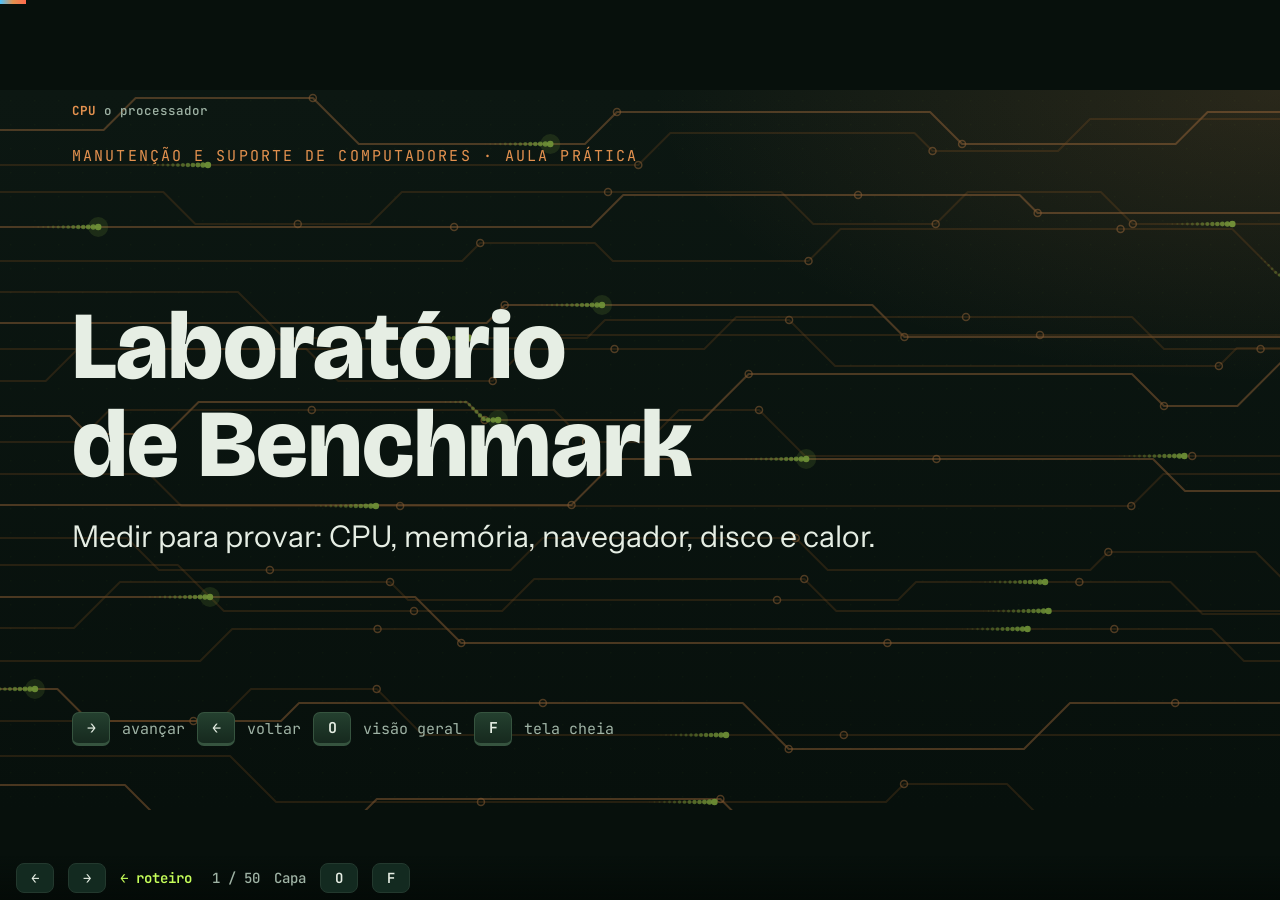
<file: laboratorio-benchmark/apresentacao/index.html>
<!DOCTYPE html>
<html lang="pt-BR">
<head>
<meta charset="utf-8">
<meta name="viewport" content="width=device-width, initial-scale=1">
<title>Apresentação · Laboratório de Benchmark</title>
<link rel="icon" href="data:image/svg+xml,%3Csvg xmlns=%27http://www.w3.org/2000/svg%27 viewBox=%270 0 32 32%27%3E%3Crect width=%2732%27 height=%2732%27 rx=%278%27 fill=%27%230d3326%27/%3E%3Cpath d=%27M6 22a10 10 0 0 1 20 0%27 fill=%27none%27 stroke=%27%23c6ff5a%27 stroke-width=%272.4%27 stroke-linecap=%27round%27/%3E%3Cpath d=%27M16 22l6-7%27 stroke=%27%23e3914f%27 stroke-width=%272.4%27 stroke-linecap=%27round%27/%3E%3C/svg%3E">
<link rel="preconnect" href="https://fonts.googleapis.com">
<link href="https://fonts.googleapis.com/css2?family=Bricolage+Grotesque:opsz,wght@12..96,500;12..96,700;12..96,800&family=Instrument+Sans:wght@400;500;600;700&family=JetBrains+Mono:wght@400;500;700&display=swap" rel="stylesheet">
<style>
/* Layout: palco fixo 1280x720 escalado à janela; slides empilhados; paleta de câmera térmica (frio -> quente) */
:root{
  --bg:#07100c; --panel:#10201a; --line:#23392e; --ink:#e6eee4; --muted:#9fb3a5;
  --cool:#4cc3ff; --mint:#c6ff5a; --violet:#b48cff; --warm:#e3914f; --hot:#ff6a4d;
  --accent:var(--cool);
  --f-disp:"Bricolage Grotesque","Arial Narrow",sans-serif;
  --f-body:"Instrument Sans","Segoe UI",system-ui,sans-serif;
  --f-mono:"JetBrains Mono",Consolas,"Courier New",monospace;
  color-scheme:dark;
}
*{box-sizing:border-box}
html,body{height:100%;margin:0}
body{background:var(--bg);color:var(--ink);font-family:var(--f-body);overflow:hidden}
#deck{position:absolute;left:50%;top:50%;width:1280px;height:720px;transform-origin:50% 50%}
.slide{position:absolute;inset:0;padding:56px 72px 64px;display:flex;flex-direction:column;gap:22px;
  opacity:0;visibility:hidden;transform:translateX(40px) scale(.985);transition:opacity .5s ease,transform .6s cubic-bezier(.2,.8,.2,1),visibility 0s .6s}
.slide.active{opacity:1;visibility:visible;transform:none;transition:opacity .5s ease,transform .6s cubic-bezier(.2,.8,.2,1),visibility 0s}
.slide.past{transform:translateX(-40px) scale(.985)}
.slide::before{content:"";position:absolute;inset:0;z-index:-1;background:
  radial-gradient(900px 420px at 100% 0%, color-mix(in srgb,var(--accent) 14%,transparent),transparent 70%),
  linear-gradient(180deg,#0c1712,var(--bg))}
.eyebrow{font-family:var(--f-mono);font-size:15px;letter-spacing:.14em;text-transform:uppercase;color:var(--accent)}
h1,h2,h3{font-family:var(--f-disp);margin:0;text-wrap:balance;line-height:1.02}
h1{font-size:96px;font-weight:800}
h2{font-size:52px;font-weight:700}
h3{font-size:26px;font-weight:700}
p{margin:0;font-size:22px;line-height:1.4;color:var(--muted);max-width:62ch}
.big{font-size:30px;color:var(--ink)}
.row{display:flex;gap:24px;align-items:stretch}
.col{display:flex;flex-direction:column;gap:14px}
.grow{flex:1;min-width:0}
.center{align-items:center;justify-content:center}
.mono{font-family:var(--f-mono)}
.tag{display:inline-block;font-family:var(--f-mono);font-size:14px;padding:3px 10px;border-radius:999px;border:1px solid var(--line);color:var(--muted)}
.note{font-size:15px;color:var(--muted);font-family:var(--f-mono)}
/* passos: visíveis em repouso, acendem ao avançar */
[data-s]{transition:opacity .45s ease,transform .45s ease,box-shadow .45s ease,border-color .45s}
.slide [data-s]:not(.on){opacity:.22;transform:translateY(6px)}
.field[data-s].on,.hl[data-s].on{box-shadow:0 0 0 3px var(--hot),0 0 22px color-mix(in srgb,var(--hot) 55%,transparent);border-radius:6px}
.field[data-s]:not(.on),.hl[data-s]:not(.on){opacity:1;transform:none}
.pin{display:inline-grid;place-items:center;width:26px;height:26px;border-radius:50%;background:var(--hot);color:#1a0d08;font:700 14px var(--f-mono);margin-right:6px;flex:none;vertical-align:middle}
.on .pin,.pin.on{animation:pulse 1.4s ease-out infinite}
@keyframes pulse{0%{box-shadow:0 0 0 0 color-mix(in srgb,var(--hot) 70%,transparent)}100%{box-shadow:0 0 0 14px transparent}}
/* cartões */
.card{background:var(--panel);border:1px solid var(--line);border-radius:14px;padding:18px 20px;display:flex;flex-direction:column;gap:8px}
.card h3{font-size:24px}
.card p{font-size:18px}
.grid{display:grid;gap:16px}
.g2{grid-template-columns:repeat(2,1fr)}.g3{grid-template-columns:repeat(3,1fr)}.g4{grid-template-columns:repeat(4,1fr)}.g5{grid-template-columns:repeat(5,1fr)}
.num{font-family:var(--f-disp);font-weight:800;font-size:44px;color:var(--accent);line-height:1}
/* teclas */
kbd{display:inline-grid;place-items:center;min-width:64px;height:58px;padding:0 14px;border-radius:10px;background:linear-gradient(#24402f,#16291e);border:1px solid #36543f;border-bottom-width:5px;font:600 24px var(--f-mono);color:var(--ink)}
kbd.sm{min-width:38px;height:34px;font-size:15px;border-bottom-width:3px;border-radius:7px;padding:0 8px}
.plus{font:700 30px var(--f-disp);color:var(--muted)}
/* janelas simuladas (claras, como no Windows) */
.win{background:#f3f4f7;color:#1b1f27;border-radius:10px;box-shadow:0 24px 60px rgba(0,0,0,.45);overflow:hidden;font-family:"Segoe UI",var(--f-body);border:1px solid #c9ced8}
.win-bar{display:flex;align-items:center;justify-content:space-between;height:34px;padding:0 0 0 14px;background:#e6e8ee;font-size:14px;color:#2b303b;border-bottom:1px solid #d2d6de}
.win-bar .ctl{display:flex}
.win-bar .ctl span{width:44px;height:34px;display:grid;place-items:center;font-size:13px;color:#4a5160}
.win-body{padding:16px}
.win .lbl{font-size:13px;color:#5b6272}
.win .val{font-size:20px;font-weight:600;color:#14171d}
.win.dark{background:#1e1f23;color:#e6e6e6;border-color:#3a3c44}
.win.dark .win-bar{background:#2a2b31;color:#d6d6d6;border-color:#3a3c44}
.field{display:flex;align-items:center;gap:4px;padding:2px 4px}
.mockcap{font-size:13px;color:var(--muted);font-family:var(--f-mono)}
/* terminal */
.term{background:#0b0d12;border:1px solid #2c3340;border-radius:10px;overflow:hidden;box-shadow:0 24px 60px rgba(0,0,0,.45)}
.term .win-bar{background:#1b1f28;color:#c8ccd4;border-color:#2c3340}
.term pre{margin:0;padding:18px 20px;font:500 19px/1.55 var(--f-mono);color:#d8dde6;white-space:pre-wrap;min-height:120px}
.term .pr{color:#8fd1ff}
.term .cm{color:#ffd27a}
.term .dim{color:#7d8696}
.cursor{display:inline-block;width:10px;height:1.1em;background:#d8dde6;vertical-align:-3px;animation:blink 1s steps(1) infinite}
@keyframes blink{50%{opacity:0}}
.copy{font:600 13px var(--f-mono);background:transparent;color:var(--accent);border:1px solid var(--accent);border-radius:6px;padding:4px 10px;cursor:pointer}
.copy:focus-visible,button:focus-visible,input:focus-visible{outline:3px solid var(--warm);outline-offset:2px}
/* fluxos */
.flow{display:flex;align-items:center;gap:10px}
.node{background:var(--panel);border:1px solid var(--line);border-radius:12px;padding:14px 18px;font-size:19px;min-width:0}
.node b{display:block;font-family:var(--f-disp);font-size:24px;color:var(--ink)}
.arrow{flex:none;width:44px;height:2px;background:var(--muted);position:relative}
.arrow::after{content:"";position:absolute;right:-2px;top:-6px;border:7px solid transparent;border-left:10px solid var(--muted)}
/* tabelas */
table{border-collapse:collapse;width:100%;font-size:18px}
th,td{border-bottom:1px solid var(--line);padding:10px 12px;text-align:left;vertical-align:top}
th{font-family:var(--f-mono);font-size:14px;color:var(--muted);text-transform:uppercase;letter-spacing:.06em}
td{font-variant-numeric:tabular-nums}
code{font-family:var(--f-mono);background:#06100b;border:1px solid var(--line);border-radius:6px;padding:1px 7px;color:var(--warm);font-size:.92em}
/* divisores de estação */
.divider{justify-content:center}
.divider .stn{font:800 220px/0.85 var(--f-disp);color:transparent;-webkit-text-stroke:2px var(--accent);position:absolute;right:60px;bottom:40px;opacity:.5}
.divider h1{font-size:110px}
.timerbtn{align-self:flex-start;font:600 18px var(--f-mono);background:var(--accent);color:#0b1018;border:0;border-radius:10px;padding:12px 18px;cursor:pointer}
/* entradas */
input[type=number]{width:140px;font:600 24px var(--f-mono);background:#06100b;color:var(--ink);border:1px solid var(--line);border-radius:8px;padding:8px 10px}
label{font-size:16px;color:var(--muted);display:flex;flex-direction:column;gap:6px}
.result{font:800 54px var(--f-disp);color:var(--accent)}
/* HUD */
#hud{position:fixed;left:0;right:0;bottom:0;height:44px;display:flex;align-items:center;gap:14px;padding:0 16px;background:linear-gradient(transparent,rgba(4,10,7,.88));z-index:5;font:500 14px var(--f-mono);color:var(--muted)}
#hud button{background:#132a20;color:var(--ink);border:1px solid var(--line);border-radius:8px;height:30px;min-width:38px;cursor:pointer;font:600 14px var(--f-mono)}
#bar{position:fixed;left:0;top:0;height:4px;background:linear-gradient(90deg,var(--cool),var(--warm),var(--hot));z-index:6;transition:width .5s}
#timer{margin-left:auto;font:700 18px var(--f-mono);color:var(--warm)}
#timer.end{color:var(--hot);animation:blink 1s steps(1) infinite}
#ov{position:fixed;inset:0;background:rgba(4,10,7,.96);z-index:10;display:none;overflow:auto;padding:30px}
#ov.open{display:block}
#ov .list{display:grid;grid-template-columns:repeat(auto-fill,minmax(220px,1fr));gap:10px}
#ov button{text-align:left;background:var(--panel);color:var(--ink);border:1px solid var(--line);border-radius:10px;padding:12px;cursor:pointer;font:500 15px var(--f-body)}
#ov button span{display:block;font:600 12px var(--f-mono);color:var(--muted)}
/* revelar */
.reveal{cursor:pointer;position:relative}
.reveal .ans{opacity:0;max-height:0;overflow:hidden;transition:all .4s}
.reveal.open .ans{opacity:1;max-height:200px}
.reveal .hint{font:600 13px var(--f-mono);color:var(--accent)}
.pick{cursor:pointer}
.pick.sel{border-color:var(--hot);box-shadow:0 0 0 2px var(--hot)}
canvas{display:block}
.tabs{display:flex;gap:8px;flex-wrap:wrap}
.tabs button{font:600 16px var(--f-body);background:var(--panel);color:var(--ink);border:1px solid var(--line);border-radius:999px;padding:8px 16px;cursor:pointer}
.tabs button[aria-pressed="true"]{background:var(--accent);color:#0b1018;border-color:var(--accent)}
@media (prefers-reduced-motion:reduce){*{animation:none!important;transition:none!important}}
</style>
</head>
<body>
<div id="bar"></div>
<div id="deck">

<!-- 1 CAPA -->
<section class="slide" data-title="Capa" data-init="heat" style="--accent:var(--warm)">
  <canvas class="bgheat" width="1280" height="720" style="position:absolute;inset:0;z-index:-1;opacity:.55"></canvas>
  <div class="eyebrow">Manutenção e Suporte de Computadores · aula prática</div>
  <h1 style="margin-top:110px">Laboratório<br>de Benchmark</h1>
  <p class="big">Medir para provar: CPU, memória, navegador, disco e calor.</p>
  <div class="row" style="margin-top:auto;gap:12px;align-items:center">
    <kbd class="sm">→</kbd><span class="note">avançar</span>
    <kbd class="sm">←</kbd><span class="note">voltar</span>
    <kbd class="sm">O</kbd><span class="note">visão geral</span>
    <kbd class="sm">F</kbd><span class="note">tela cheia</span>
  </div>
</section>

<!-- 2 PERGUNTA -->
<section class="slide divider" data-title="Pergunta-guia">
  <div class="eyebrow">Pergunta-guia</div>
  <h1 style="font-size:84px">O que torna um<br>computador rápido?</h1>
  <h2 data-s="1" style="color:var(--warm)">E como provar isso com números?</h2>
</section>

<!-- 3 ROTEIRO -->
<section class="slide" data-title="Roteiro da aula">
  <div class="eyebrow">Roteiro · 200 minutos</div>
  <h2>Quatro momentos</h2>
  <div class="col" style="gap:18px;margin-top:10px">
    <div class="row center" data-s="1" style="justify-content:flex-start"><div style="width:180px" class="mono">Abertura</div><div style="height:46px;width:calc(20px*5);background:var(--cool);border-radius:8px"></div><span class="note">20 min · ficha técnica</span></div>
    <div class="row center" data-s="2" style="justify-content:flex-start"><div style="width:180px" class="mono">Parte A</div><div style="height:46px;width:calc(80px*5);background:var(--mint);border-radius:8px"></div><span class="note">80 min · Estações 1 a 4</span></div>
    <div class="row center" data-s="3" style="justify-content:flex-start"><div style="width:180px" class="mono">Parte B</div><div style="height:46px;width:calc(60px*5);background:var(--hot);border-radius:8px"></div><span class="note">60 min · Estação 5 + experimento</span></div>
    <div class="row center" data-s="4" style="justify-content:flex-start"><div style="width:180px" class="mono">Parte C</div><div style="height:46px;width:calc(40px*5);background:var(--violet);border-radius:8px"></div><span class="note">40 min · planilha da turma e entrega</span></div>
  </div>
  <div class="flow" style="margin-top:auto" data-s="5">
    <div class="node"><b>1 · CPU</b>JetStream 3</div><div class="arrow"></div>
    <div class="node"><b>2 · CPU + RAM</b>7-Zip</div><div class="arrow"></div>
    <div class="node"><b>3 · Navegador</b>Speedometer · MotionMark</div><div class="arrow"></div>
    <div class="node"><b>4 · Disco</b>DiskSpd</div><div class="arrow"></div>
    <div class="node" style="border-color:var(--hot)"><b>5 · Calor</b>Registrador</div>
  </div>
</section>

<!-- 4 PROTOCOLO -->
<section class="slide" data-title="Protocolo de medição" style="--accent:var(--mint)">
  <div class="eyebrow">Protocolo · vale para todos os testes</div>
  <h2>Seis regras</h2>
  <div class="grid g3">
    <div class="card" data-s="1"><div class="num">1</div><h3>Feche tudo</h3><p>Navegador, mensageiros, Explorador.</p></div>
    <div class="card" data-s="2"><div class="num">2</div><h3>Na tomada</h3><p>Notebook nunca na bateria.</p></div>
    <div class="card" data-s="3"><div class="num">3</div><h3>Espere 2 min</h3><p>Após o logon, o Windows ainda trabalha.</p></div>
    <div class="card" data-s="4"><div class="num">4</div><h3>3 vezes → mediana</h3><p>O valor do meio, não o melhor.</p></div>
    <div class="card" data-s="5"><div class="num">5</div><h3>Uma variável</h3><p>Mude só uma coisa por experimento.</p></div>
    <div class="card" data-s="6"><div class="num">6</div><h3>Mãos fora</h3><p>Não mexa no PC durante o teste.</p></div>
  </div>
</section>

<!-- 5 MEDIANA -->
<section class="slide" data-title="Como achar a mediana" style="--accent:var(--mint)">
  <div class="eyebrow">Regra 4 na prática</div>
  <h2>Mediana em 3 passos</h2>
  <div class="row center" style="gap:40px;margin-top:30px">
    <div class="col center" data-s="1"><span class="note">anote</span><div class="row"><div class="card num" style="font-size:40px">1212</div><div class="card num" style="font-size:40px">1180</div><div class="card num" style="font-size:40px">1195</div></div></div>
    <div class="arrow" data-s="2"></div>
    <div class="col center" data-s="2"><span class="note">ordene</span><div class="row"><div class="card num" style="font-size:40px;color:var(--muted)">1180</div><div class="card num" style="font-size:40px;color:var(--muted)">1195</div><div class="card num" style="font-size:40px;color:var(--muted)">1212</div></div></div>
    <div class="arrow" data-s="3"></div>
    <div class="col center" data-s="3"><span class="note">pegue o do meio</span><div class="card num" style="font-size:64px;border-color:var(--mint);box-shadow:0 0 30px color-mix(in srgb,var(--mint) 40%,transparent)">1195</div></div>
  </div>
  <p class="note" style="margin-top:auto">Valores de exemplo.</p>
</section>

<!-- 5b COMO ANOTAR -->
<section class="slide" data-title="Como anotar: a planilha" style="--accent:var(--mint)">
  <div class="eyebrow">Registro · registro_benchmark.xlsx</div>
  <h2>Tudo vai para uma planilha</h2>
  <div class="row" style="gap:26px">
    <div class="win" style="width:760px">
      <div class="win-bar"><span>registro_benchmark.xlsx</span><span class="ctl"><span>—</span><span>☐</span><span>✕</span></span></div>
      <table style="font-size:14px;color:#222;background:#fff">
        <tr style="background:#1f3a5f;color:#fff"><td>Teste</td><td>Rodada 1</td><td>Rodada 2</td><td>Rodada 3</td><td>Mediana</td></tr>
        <tr style="color:#888;font-style:italic"><td>JetStream 3 (exemplo)</td><td>108,2</td><td>112,5</td><td>110,9</td><td>110,9</td></tr>
        <tr><td>JetStream 3 · nota final</td><td class="field" data-s="2" style="background:#fff2b3;color:#0000ff">105,4</td><td style="background:#fff2b3"></td><td style="background:#fff2b3"></td><td class="field" data-s="3"><b>105,4</b></td></tr>
        <tr><td>7za b · Rating Tot</td><td style="background:#fff2b3"></td><td style="background:#fff2b3"></td><td style="background:#fff2b3"></td><td></td></tr>
        <tr><td>7za b -mmt1 · Rating Tot</td><td style="background:#fff2b3"></td><td style="background:#fff2b3"></td><td style="background:#fff2b3"></td><td></td></tr>
      </table>
      <div style="display:flex;gap:2px;padding:6px 8px;background:#e6e8ee;font-size:13px">
        <span class="field" data-s="1" style="padding:4px 10px;background:#fff">Leia-me</span><span class="field" data-s="1" style="padding:4px 10px;background:#fff">Ficha</span><span style="padding:4px 10px;background:#fff;font-weight:600;border-bottom:2px solid #1f7a45">Medicoes</span><span class="field" data-s="4" style="padding:4px 10px;background:#fff">Log CPU</span><span class="field" data-s="5" style="padding:4px 10px;background:#fff">Experimento</span>
      </div>
    </div>
    <div class="col grow">
      <ol class="col" style="padding-left:0;list-style:none;gap:12px;font-size:19px">
        <li data-s="1"><span class="pin">1</span>Comece pelo <b>Leia-me</b> e pela <b>Ficha</b></li>
        <li data-s="2"><span class="pin">2</span>Amarelo = digitar. Só o número, com vírgula</li>
        <li data-s="3"><span class="pin">3</span>Branco = calcula sozinho. Não apague</li>
        <li data-s="4"><span class="pin">4</span><b>Log CPU</b>: colar o log_cpu.csv em A1</li>
        <li data-s="5"><span class="pin">5</span><b>Experimento</b>: a hipótese da Parte B</li>
      </ol>
    </div>
  </div>
</section>

<!-- 6 KIT -->
<section class="slide" data-title="Siglas que vão aparecer" style="--accent:var(--mint)">
  <div class="eyebrow">Consulte quando aparecer uma sigla · a linha do alto de cada slide repete as daquele slide</div>
  <h2>Siglas que vão aparecer</h2>
  <dl class="glosslide" id="glosslide"></dl>
</section>

<section class="slide" data-title="O kit na pasta bench">
  <div class="eyebrow">Antes de começar · portal › laboratório › Baixar bench.zip</div>
  <h2>Coloque o kit na sua pasta</h2>
  <div class="row" style="gap:36px">
    <div class="win" style="width:600px;align-self:flex-start">
      <div class="win-bar"><span>C:\Users\aluno</span><span class="ctl"><span>—</span><span>☐</span><span>✕</span></span></div>
      <div class="win-body mono" style="font-size:17px;line-height:1.9">
        <div class="field" data-s="4">📁 bench <span class="lbl" style="margin-left:auto">programas</span></div>
        <div style="padding-left:28px;color:#5b6272">7zr.exe · 7z2606-extra.7z · DiskSpd</div>
        <div class="field" data-s="5" style="padding-left:28px">⚙ preparar.bat <span class="lbl" style="margin-left:auto">rode 1 vez</span></div>
        <div style="padding-left:28px;color:#5b6272">registrar.bat · registrador.ps1</div>
        <div class="field" data-s="6">📁 modelo-de-entrega <span class="lbl" style="margin-left:auto">planilha</span></div>
      </div>
    </div>
    <ol class="col grow" style="padding-left:0;list-style:none;gap:14px;font-size:19px">
      <li data-s="1"><span class="pin">1</span>Dois cliques no <b>bench.zip</b> (em Downloads)</li>
      <li data-s="2"><span class="pin">2</span><kbd class="sm">Ctrl</kbd> + <kbd class="sm">A</kbd> e <kbd class="sm">Ctrl</kbd> + <kbd class="sm">C</kbd>: copia as 2 pastas</li>
      <li data-s="3"><span class="pin">3</span><kbd class="sm">⊞</kbd> + <kbd class="sm">R</kbd> › <code>%USERPROFILE%</code> › Enter: abre sua pasta</li>
      <li data-s="4"><span class="pin">4</span><kbd class="sm">Ctrl</kbd> + <kbd class="sm">V</kbd>: aparecem <b>bench</b> e <b>modelo-de-entrega</b></li>
      <li data-s="5"><span class="pin">5</span>Em bench, dois cliques em <b>preparar.bat</b>: mostra <code>Pronto</code></li>
      <li data-s="6"><span class="pin">6</span>Abra <b>registro_benchmark.xlsx</b> e deixe aberta</li>
    </ol>
  </div>
  <p class="note" style="margin-top:auto">Não use "Extrair tudo" com %USERPROFILE%: aquela janela não entende o atalho. Copiar e colar funciona.</p>
</section>

<!-- 7 DIVISOR ABERTURA -->
<section class="slide divider" data-title="Abertura · Ficha técnica" style="--accent:var(--cool)">
  <div class="stn">00</div>
  <div class="eyebrow">Abertura · 20 min</div>
  <h1>Ficha técnica</h1>
  <p class="big">Conheça a máquina antes de medir.</p>
  <button class="timerbtn" data-min="10">▶ cronômetro 10:00</button>
</section>

<!-- 8 EXECUTAR -->
<section class="slide" data-title="Abrir o Gerenciador de Tarefas">
  <div class="eyebrow">Passo 1 · Executar</div>
  <h2>Abra o Gerenciador de Tarefas</h2>
  <div class="flow" style="gap:26px;margin-top:20px">
    <div class="col center" data-s="1"><div class="row center"><kbd>⊞</kbd><span class="plus">+</span><kbd>R</kbd></div><span class="note">abre o Executar</span></div>
    <div class="arrow" data-s="2"></div>
    <div class="win" style="width:460px" data-s="2">
      <div class="win-bar"><span>Executar</span><span class="ctl"><span>✕</span></span></div>
      <div class="win-body" style="display:flex;flex-direction:column;gap:14px">
        <div class="lbl" style="font-size:14px">Digite o nome de um programa, pasta, documento ou recurso da Internet.</div>
        <div class="row center" style="gap:10px;justify-content:flex-start"><span class="lbl" style="font-size:15px">Abrir:</span>
          <div class="field" data-s="3" style="flex:1;background:#fff;border:1px solid #8a93a5;height:34px;font:500 18px var(--f-mono)"><span class="type" data-s="3" data-text="taskmgr"></span></div></div>
        <div class="row" style="justify-content:flex-end;gap:8px">
          <span class="field" data-s="4" style="padding:6px 22px;background:#0067c0;color:#fff;border-radius:4px;font-size:14px">OK</span>
          <span style="padding:6px 16px;background:#fff;border:1px solid #c4c9d3;border-radius:4px;font-size:14px">Cancelar</span>
        </div>
      </div>
    </div>
    <div class="arrow" data-s="4"></div>
    <div class="col center" data-s="4"><kbd>Enter</kbd><span class="note">ou clique OK</span></div>
  </div>
  <p data-s="5" class="big" style="margin-top:auto">Abre o Gerenciador de Tarefas. Se vier pequeno: <b>Mais detalhes</b>. Depois: <b>Desempenho</b> (ícone de gráfico) › <b>CPU</b>.</p>
</section>

<!-- 9 TM CPU -->
<section class="slide" data-title="Gerenciador · CPU" data-init="cpugraph">
  <div class="row" style="gap:28px;height:100%">
    <div class="win" style="width:780px;align-self:flex-start">
      <div class="win-bar"><span>Gerenciador de Tarefas</span><span class="ctl"><span>—</span><span>☐</span><span>✕</span></span></div>
      <div style="display:flex">
        <div style="width:150px;background:#eceef3;padding:10px 0;font-size:14px;color:#454c5a">
          <div style="padding:8px 14px">Processos</div><div style="padding:8px 14px;background:#dfe5f0;border-left:3px solid #0067c0;font-weight:600">Desempenho</div><div style="padding:8px 14px">Histórico</div><div style="padding:8px 14px">Inicializar</div><div style="padding:8px 14px">Usuários</div><div style="padding:8px 14px">Detalhes</div><div style="padding:8px 14px">Serviços</div>
        </div>
        <div style="flex:1;padding:14px 18px;display:flex;flex-direction:column;gap:10px">
          <div class="row" style="justify-content:space-between;align-items:baseline">
            <span style="font-size:26px;font-weight:600">CPU</span>
            <span class="field" data-s="1" style="font-size:14px"><span class="pin">1</span>Intel(R) Core(TM) i5-10400 CPU @ 2.90GHz</span>
          </div>
          <canvas class="cpug" width="580" height="150" style="border:1px solid #9cc3e6;background:#fff"></canvas>
          <div class="row" style="gap:30px">
            <div class="col" style="gap:8px">
              <div class="row" style="gap:30px"><div><div class="lbl">Utilização</div><div class="val" id="tmUse">12%</div></div>
              <div class="field" data-s="2"><span class="pin">2</span><div><div class="lbl">Velocidade</div><div class="val" id="tmSpd">3,62 GHz</div></div></div></div>
              <div class="row" style="gap:30px"><div><div class="lbl">Processos</div><div class="val">184</div></div><div><div class="lbl">Threads</div><div class="val">2391</div></div></div>
            </div>
            <div class="col" style="gap:3px;font-size:14px;margin-left:auto">
              <div class="field" data-s="3"><span class="pin">3</span><span class="lbl" style="width:160px">Velocidade base:</span><b>2,90 GHz</b></div>
              <div class="field"><span class="lbl" style="width:192px">Soquetes:</span><b>1</b></div>
              <div class="field" data-s="4"><span class="pin">4</span><span class="lbl" style="width:160px">Núcleos:</span><b>6</b></div>
              <div class="field" data-s="5"><span class="pin">5</span><span class="lbl" style="width:160px">Processadores lógicos:</span><b>12</b></div>
              <div class="field" data-s="6"><span class="pin">6</span><span class="lbl" style="width:160px">Cache L2 / L3:</span><b>1,5 MB / 12,0 MB</b></div>
            </div>
          </div>
        </div>
      </div>
    </div>
    <div class="col grow">
      <div class="eyebrow">Desempenho › CPU</div>
      <h3>Anote</h3>
      <ol class="col" style="padding-left:0;list-style:none;gap:12px;font-size:20px">
        <li data-s="1"><span class="pin">1</span>Modelo do processador</li>
        <li data-s="2"><span class="pin">2</span>Velocidade agora</li>
        <li data-s="3"><span class="pin">3</span>Velocidade base (nominal)</li>
        <li data-s="4"><span class="pin">4</span>Núcleos físicos</li>
        <li data-s="5"><span class="pin">5</span>Processadores lógicos (threads)</li>
        <li data-s="6"><span class="pin">6</span>Cache L2 e L3</li>
      </ol>
      <p class="note" style="margin-top:auto">Tela ilustrativa. Os valores da sua máquina serão outros.</p>
    </div>
  </div>
</section>

<!-- 10 TM MEMORIA E DISCO -->
<section class="slide" data-title="Gerenciador · Memória e Disco">
  <div class="eyebrow">Desempenho › Memória · Disco</div>
  <h2>Memória e disco</h2>
  <div class="row" style="gap:28px">
    <div class="win grow">
      <div class="win-bar"><span>Gerenciador de Tarefas · Memória</span><span class="ctl"><span>✕</span></span></div>
      <div class="win-body col" style="gap:8px;font-size:15px">
        <div class="row" style="justify-content:space-between;align-items:baseline"><span style="font-size:24px;font-weight:600">Memória</span><span class="field" data-s="1"><span class="pin">1</span><b style="font-size:18px">16,0 GB</b></span></div>
        <div style="height:70px;background:linear-gradient(90deg,#d9c6f2 0 62%,#f6f1fd 62%);border:1px solid #b79be0"></div>
        <div class="field" data-s="2"><span class="pin">2</span><span class="lbl" style="width:140px">Velocidade:</span><b>2666 MT/s</b></div>
        <div class="field" data-s="3"><span class="pin">3</span><span class="lbl" style="width:140px">Slots usados:</span><b>1 de 2</b></div>
        <div class="field"><span class="lbl" style="width:172px">Fator forma:</span><b>DIMM</b></div>
      </div>
    </div>
    <div class="win grow">
      <div class="win-bar"><span>Gerenciador de Tarefas · Disco</span><span class="ctl"><span>✕</span></span></div>
      <div class="win-body col" style="gap:8px;font-size:15px">
        <div class="row" style="justify-content:space-between;align-items:baseline"><span style="font-size:24px;font-weight:600">Disco 0 (C:)</span><span class="lbl">Exemplo SSD 480GB</span></div>
        <div style="height:70px;background:linear-gradient(90deg,#c9ecc9 0 8%,#f1faf1 8%);border:1px solid #8bc98b"></div>
        <div class="field"><span class="lbl" style="width:172px">Capacidade:</span><b>447 GB</b></div>
        <div class="field" data-s="4"><span class="pin">4</span><span class="lbl" style="width:140px">Tipo:</span><b>SSD (NVMe)</b></div>
      </div>
    </div>
  </div>
  <div class="grid g2" style="margin-top:auto">
    <div class="card" data-s="3" style="border-color:var(--hot)"><h3>Slots usados: 1 de 2</h3><p>Memória em canal simples. Menos largura de banda; aparece no 7-Zip.</p></div>
    <div class="card" data-s="4"><h3>Tipo: HDD, SSD ou SSD (NVMe)</h3><p>Explica os números da Estação 4.</p></div>
  </div>
</section>

<!-- 11 OUTROS COMANDOS -->
<section class="slide" data-title="msinfo32 · dxdiag · systeminfo">
  <div class="eyebrow">Complete a ficha</div>
  <h2>Mais três atalhos</h2>
  <div class="grid g3">
    <div class="col" data-s="1">
      <div class="term"><div class="win-bar"><span>Executar</span></div><pre><span class="pr">Abrir:</span> <span class="type" data-s="1" data-text="msinfo32"></span></pre></div>
      <p><b style="color:var(--ink)">Resumo do Sistema</b>: modelo do computador e versão do Windows.</p>
    </div>
    <div class="col" data-s="2">
      <div class="term"><div class="win-bar"><span>Executar</span></div><pre><span class="pr">Abrir:</span> <span class="type" data-s="2" data-text="dxdiag"></span></pre></div>
      <p><b style="color:var(--ink)">Aba Exibir</b>: placa de vídeo e memória de vídeo.</p>
    </div>
    <div class="col" data-s="3">
      <div class="term"><div class="win-bar"><span>Prompt de Comando</span></div><pre><span class="pr">C:\Users\aluno&gt;</span><span class="type" data-s="3" data-text="systeminfo"></span></pre></div>
      <p><b style="color:var(--ink)">No CMD</b>: memória física total e resumo do sistema.</p>
    </div>
  </div>
  <div class="card" data-s="4" style="margin-top:auto"><h3>Navegadores</h3><p>Quais estão instalados? Anote a versão de cada um: menu › Ajuda › Sobre. Precisamos disso para as Estações 1 e 3.</p></div>
</section>

<!-- 12 FICHA -->
<section class="slide" data-title="Modelo da ficha">
  <div class="eyebrow">Planilha › aba Ficha › coluna B (amarela)</div>
  <h2>Onde anotar cada dado</h2>
  <table>
    <tr><th>Item</th><th>Onde ver</th><th>Célula</th></tr>
    <tr data-s="1"><td>Processador · núcleos · lógicos · base · cache</td><td class="mono">taskmgr › Desempenho › CPU</td><td class="mono">B8 · B9 · B10 · B11 · B12</td></tr>
    <tr data-s="2"><td>RAM · velocidade · slots usados</td><td class="mono">taskmgr › Memória</td><td class="mono">B13 · B14 · B15</td></tr>
    <tr data-s="2"><td>Tipo de disco</td><td class="mono">taskmgr › Disco 0 (C:) › Tipo</td><td class="mono">B16</td></tr>
    <tr data-s="3"><td>Placa de vídeo</td><td class="mono">dxdiag › aba Exibir › Nome</td><td class="mono">B17</td></tr>
    <tr data-s="3"><td>Versão do Windows</td><td class="mono">msinfo32 › Resumo do Sistema</td><td class="mono">B18</td></tr>
    <tr data-s="4"><td>Nome do computador</td><td class="mono">cmd › systeminfo › Nome do host</td><td class="mono">B7</td></tr>
    <tr data-s="4"><td>Navegadores e versões</td><td class="mono">menu ⋯ › Ajuda › Sobre</td><td class="mono">B19 · B20</td></tr>
  </table>
  <p class="note" style="margin-top:auto">B4 a B6: turma, seu nome e a data.</p>
</section>

<!-- 13 DIVISOR E1 -->
<section class="slide divider" data-title="Estação 1 · JetStream 3" style="--accent:var(--cool)">
  <div class="stn">01</div>
  <div class="eyebrow">Estação 1 · 20 min</div>
  <h1>CPU no<br>navegador</h1>
  <p class="big">JetStream 3: cálculo pesado em JavaScript e WebAssembly.</p>
  <button class="timerbtn" data-min="20">▶ cronômetro 20:00</button>
</section>

<!-- 14 JETSTREAM -->
<section class="slide" data-title="JetStream 3 · onde clicar" style="--accent:var(--cool)">
  <div class="row" style="gap:28px;height:100%">
    <div class="win" style="width:820px;align-self:flex-start">
      <div class="win-bar" style="background:#dee1e6"><span style="background:#fff;padding:6px 14px;border-radius:8px 8px 0 0;align-self:flex-end">JetStream 3</span><span class="ctl"><span>—</span><span>☐</span><span>✕</span></span></div>
      <div style="display:flex;gap:10px;align-items:center;padding:8px 12px;background:#fff;border-bottom:1px solid #ddd">
        <span style="color:#777">←  →  ⟳</span>
        <div class="field" data-s="1" style="flex:1;background:#f1f3f4;border-radius:999px;padding:6px 14px;font:500 15px var(--f-mono)"><span class="pin">1</span><span class="type" data-s="1" data-text="browserbench.org/JetStream3.0"></span></div>
      </div>
      <div style="height:360px;background:linear-gradient(180deg,#e8f6fd,#fff 45%);display:flex;flex-direction:column;align-items:center;gap:10px;padding-top:16px">
        <div style="font:italic 800 40px var(--f-disp);color:#2aa3dc;letter-spacing:-.02em">JetStream<span style="color:#7fd3f7">3</span></div>
        <div class="field" data-s="2" style="background:#2aa3dc;color:#fff;padding:8px 24px;border-radius:8px;font-size:17px;font-weight:600"><span class="pin">2</span>Start Test</div>
        <div class="field" data-s="3" style="flex-direction:column;gap:0;color:#2aa3dc"><span style="font:500 44px/1 var(--f-body)"><span class="pin">3</span>254.43</span><span style="font-size:15px;color:#555">Score</span></div>
        <div class="field" data-s="4" style="display:grid;grid-template-columns:repeat(4,170px);gap:6px 14px;font-size:13px;color:#444;margin-top:8px">
          <span><span class="pin" style="width:20px;height:20px;font-size:11px">4</span>babylonjs-startup-es6<br><b style="font:500 20px var(--f-body);color:#2aa3dc">28.82</b></span>
          <span>babylonjs-scene-es6<br><b style="font:500 20px var(--f-body);color:#2aa3dc">74.93</b></span>
          <span>Babylon<br><b style="font:500 20px var(--f-body);color:#2aa3dc">1267.99</b></span>
          <span>babel-wtb<br><b style="font:500 20px var(--f-body);color:#2aa3dc">176.40</b></span>
        </div>
      </div>
    </div>
    <div class="col grow">
      <div class="eyebrow">Estação 1 · alunos</div>
      <ol class="col" style="padding-left:0;list-style:none;gap:12px;font-size:19px">
        <li data-s="1"><span class="pin">1</span>Acesse o endereço</li>
        <li data-s="2"><span class="pin">2</span><b>Start Test</b> e solte o mouse</li>
        <li data-s="3"><span class="pin">3</span>O número acima de <b>Score</b> é a nota: anote com vírgula</li>
        <li data-s="4"><span class="pin">4</span>Os blocos de baixo são os subtestes: veja onde a nota é menor</li>
        <li data-s="5" style="color:var(--warm)">Anote na planilha. Repita 3 vezes.</li>
      </ol>
      <p class="note" style="margin-top:auto">Tela de referência, valores de exemplo. Nota maior = mais rápido.</p>
    </div>
  </div>
</section>

<!-- 14b JETSTREAM NOTA -->
<section class="slide" data-title="JetStream 3 · como sai a nota" style="--accent:var(--cool)">
  <div class="eyebrow">O que a nota significa</div>
  <h2>Três notas em cada subteste</h2>
  <div class="flow" style="gap:16px;margin-top:10px">
    <div class="node grow" data-s="1"><b>Inicialização</b>a 1ª rodada: abrir e começar</div>
    <div class="node grow" data-s="2"><b>Pior caso</b>as rodadas mais lentas: os engasgos</div>
    <div class="node grow" data-s="3"><b>Caso médio</b>o ritmo de trabalho</div>
    <div class="arrow" data-s="4"></div>
    <div class="node" data-s="4" style="border-color:var(--cool)"><b style="color:var(--cool)">Nota final</b>média geométrica de todos</div>
  </div>
  <div class="grid g2" style="margin-top:auto">
    <div class="card" data-s="5"><h3>Por que serve para CPU</h3><p>Mede as partes de cálculo pesado das aplicações web, como WebAssembly.</p></div>
    <div class="card" data-s="6"><h3>O que não mostra</h3><p>A diferença entre 1 núcleo e todos. Isso vem do 7-Zip, na Estação 2.</p></div>
  </div>
</section>

<!-- 15 CINEBENCH TELA -->
<section class="slide" data-title="Demonstração · Cinebench" data-init="buckets1" style="--accent:var(--cool)">
  <div class="row" style="gap:28px;height:100%">
    <div class="win dark" style="width:820px;align-self:flex-start">
      <div class="win-bar"><span>Cinebench</span><span class="ctl"><span>—</span><span>☐</span><span>✕</span></span></div>
      <div style="display:flex;gap:0;font-size:14px;border-bottom:1px solid #3a3c44;position:relative">
        <span class="field" data-s="1" style="padding:6px 14px"><span class="pin">1</span>File</span><span style="padding:6px 14px;color:#9a9a9a">Help</span>
        <div data-s="1" style="position:absolute;left:310px;top:32px;background:#2c2d33;border:1px solid #4a4c55;border-radius:6px;padding:6px 0;z-index:2;width:230px">
          <div style="padding:6px 14px;color:#aaa">Preferences</div>
          <div class="field" data-s="2" style="padding:6px 14px"><span class="pin">2</span>✓ Advanced Benchmark</div>
          <div style="padding:6px 14px;color:#aaa">Quit</div>
        </div>
      </div>
      <div style="display:flex">
        <div style="width:300px;padding:16px;display:flex;flex-direction:column;gap:14px;font-size:15px;border-right:1px solid #3a3c44">
          <div class="field" data-s="4" style="justify-content:space-between;background:#2a2b31;padding:10px;border-radius:6px"><span><span class="pin">4</span>CPU (Single Thread)</span><span style="background:#3d7eff;color:#fff;padding:4px 12px;border-radius:4px">Start</span></div>
          <div class="field" data-s="5" style="justify-content:space-between;background:#2a2b31;padding:10px;border-radius:6px"><span><span class="pin">5</span>CPU (Multi Threads)</span><span style="background:#3d7eff;color:#fff;padding:4px 12px;border-radius:4px">Start</span></div>
          <div class="field" data-s="3" style="flex-direction:column;align-items:flex-start;gap:6px;margin-top:10px"><span><span class="pin">3</span>Minimum Test Duration</span><span style="background:#2a2b31;border:1px solid #555;padding:6px 12px;border-radius:4px;width:100%">Off ▾</span></div>
          <div style="margin-top:auto;color:#8b8b8b;font-size:13px">Ranking de comparação</div>
        </div>
        <canvas class="buck" width="518" height="330" style="background:#111214"></canvas>
      </div>
    </div>
    <div class="col grow">
      <div class="eyebrow">Demonstração · como a indústria testa CPU</div>
      <ol class="col" style="padding-left:0;list-style:none;gap:12px;font-size:19px">
        <li data-s="1"><span class="pin">1</span>Menu <b>File</b></li>
        <li data-s="2"><span class="pin">2</span>Marque <b>Advanced Benchmark</b></li>
        <li data-s="3"><span class="pin">3</span><b>Minimum Test Duration</b> = Off</li>
        <li data-s="4"><span class="pin">4</span><b>Start</b> no Single Thread</li>
        <li data-s="5"><span class="pin">5</span><b>Start</b> no Multi Threads</li>
        <li data-s="6" style="color:var(--warm)">Exige 16 GB de RAM e AVX2: por isso não roda no laboratório.</li>
      </ol>
      <p class="note" style="margin-top:auto">Ilustração. Nomes dos testes variam: na R23 são Single Core e Multi Core.</p>
    </div>
  </div>
</section>

<!-- 16 BUCKETS -->
<section class="slide" data-title="Demonstração · cada quadrado é um thread" data-init="buckets2" style="--accent:var(--cool)">
  <div class="eyebrow">Demonstração · Cinebench</div>
  <h2>Cada quadrado é um thread trabalhando</h2>
  <div class="row" style="gap:30px">
    <canvas class="buck2" width="760" height="420" style="background:#111214;border-radius:10px"></canvas>
    <div class="col grow">
      <div class="tabs" role="group" aria-label="modo do teste">
        <button type="button" data-mode="1" aria-pressed="true">1 thread</button>
        <button type="button" data-mode="12" aria-pressed="false">12 threads</button>
      </div>
      <p data-s="1" class="big">1 thread: um quadrado por vez.</p>
      <p data-s="2" class="big">Multi: um quadrado por thread lógico.</p>
      <p data-s="3" class="big" style="color:var(--warm)">No laboratório, o 7-Zip mostra a mesma ideia em números.</p>
    </div>
  </div>
</section>

<!-- 18 DIVISOR E2 -->
<section class="slide divider" data-title="Estação 2 · 7-Zip" style="--accent:var(--mint)">
  <div class="stn">02</div>
  <div class="eyebrow">Estação 2 · 20 min</div>
  <h1>CPU e<br>memória</h1>
  <p class="big">7-Zip comprime e descomprime e dá a nota em MIPS.</p>
  <button class="timerbtn" data-min="20">▶ cronômetro 20:00</button>
</section>

<!-- 19 7ZIP CMD -->
<section class="slide" data-title="7-Zip · comandos" style="--accent:var(--mint)">
  <div class="eyebrow">CMD · abra com ⊞ + R › cmd</div>
  <h2>Cinco linhas</h2>
  <div class="row" style="gap:28px">
    <div class="term grow">
      <div class="win-bar"><span>Prompt de Comando</span><span class="ctl"><button class="copy" data-copy="cd %USERPROFILE%\bench\extra\x64&#10;7za b&#10;7za b -mmt1&#10;7za b -mmt2&#10;7za b -mmt4" type="button">copiar</button></span></div>
<pre><span class="pr">C:\Users\aluno&gt;</span><span class="type" data-s="1" data-text="cd %USERPROFILE%\bench\extra\x64"></span>
<span class="pr">...\x64&gt;</span><span class="type cm" data-s="2" data-text="7za b"></span>
<span class="pr">...\x64&gt;</span><span class="type cm" data-s="3" data-text="7za b -mmt1"></span>
<span class="pr">...\x64&gt;</span><span class="type cm" data-s="4" data-text="7za b -mmt2"></span>
<span class="pr">...\x64&gt;</span><span class="type cm" data-s="4" data-text="7za b -mmt4"></span></pre>
    </div>
    <div class="col" style="width:330px">
      <div class="card" data-s="2"><h3><code>b</code></h3><p>benchmark com todos os threads</p></div>
      <div class="card" data-s="3"><h3><code>-mmt1</code></h3><p>só 1 thread</p></div>
      <div class="card" data-s="4"><h3><code>-mmt2</code> · <code>-mmt4</code></h3><p>2 e 4 threads</p></div>
    </div>
  </div>
  <p class="big" data-s="5" style="margin-top:auto;color:var(--warm)">Cada um leva ~1 min. Da linha <code>Tot:</code>, anote o <b>último número</b> (Rating). Do <code>7za b</code>, anote também o <b>do meio</b> (R/U).</p>
</section>

<!-- 20 7ZIP SAIDA -->
<section class="slide" data-title="7-Zip · ler a saída" style="--accent:var(--mint)">
  <div class="eyebrow">Ler a saída</div>
  <h2>O que cada coluna diz</h2>
  <div class="term">
<pre style="font-size:17px;line-height:1.5"><span class="dim">RAM size:   16242 MB,  # CPU hardware threads:  12</span>
<span class="dim">RAM usage:   2658 MB,  # Benchmark threads:     12</span>

                       <span class="hl" data-s="2">Compressing</span>  |                  <span class="hl" data-s="2">Decompressing</span>
<span class="hl" data-s="1">Dict</span>     <span class="hl" data-s="3">Speed</span> <span class="hl" data-s="4">Usage</span>    <span class="hl" data-s="5">R/U</span> <span class="hl" data-s="6">Rating</span>  |      Speed Usage    R/U Rating
         KiB/s     %   MIPS   MIPS  |      KiB/s     %   MIPS   MIPS
22:      48210  1032   4544  46900  |     610400  1150   4650  53480
23:      45330  1065   4342  46240  |     598700  1158   4579  53030
24:      42870  1084   4255  46100  |     586200  1162   4480  52050
<span class="hl" data-s="7">Tot:</span>             1108   4475  49630</pre>
  </div>
  <div class="grid g4" style="gap:10px">
    <div class="card" data-s="1" style="padding:10px 14px"><b>Dict 22, 23, 24</b><span class="note">dicionário 4, 8, 16 MB: maior sai do cache</span></div>
    <div class="card" data-s="3" style="padding:10px 14px"><b>Speed</b><span class="note">KiB por segundo</span></div>
    <div class="card" data-s="4" style="padding:10px 14px"><b>Usage</b><span class="note">100% por thread: 12 threads ≈ 1200%</span></div>
    <div class="card" data-s="5" style="padding:10px 14px"><b>R/U</b><span class="note">nota de 1 thread médio</span></div>
    <div class="card" data-s="6" style="padding:10px 14px"><b>Rating</b><span class="note">nota total em MIPS</span></div>
    <div class="card" data-s="7" style="padding:10px 14px;border-color:var(--mint)"><b>Tot</b><span class="note">média: vai para a planilha</span></div>
    <div class="card" data-s="2" style="padding:10px 14px"><b>Descompressão</b><span class="note">bem mais rápida que compressão</span></div>
    <div class="card" style="padding:10px 14px"><b class="note">Valores ilustrativos</b></div>
  </div>
</section>

<!-- 21 ESCALONAMENTO -->
<section class="slide" data-title="7-Zip · escalonamento" data-init="scaling" style="--accent:var(--mint)">
  <div class="eyebrow">Seu gráfico</div>
  <h2>Mais threads nem sempre rendem</h2>
  <div class="row" style="gap:30px">
    <canvas class="scal" width="760" height="420"></canvas>
    <div class="col grow">
      <p data-s="1" class="big">Até o número de núcleos: a nota quase dobra.</p>
      <p data-s="2" class="big" style="color:var(--warm)">Depois, no SMT: o ganho cai.</p>
      <p class="note" style="margin-top:auto">Formato esperado, valores ilustrativos para 6 núcleos e 12 threads.</p>
    </div>
  </div>
</section>

<!-- 21b RAZAO 7ZIP -->
<section class="slide" data-title="7-Zip · razão todos/1 thread" style="--accent:var(--mint)">
  <div class="eyebrow">Interprete</div>
  <h2>Quanto o processador escala?</h2>
  <div class="row" style="gap:40px;margin-top:10px">
    <div class="col" style="gap:18px">
      <label for="cbS">Rating da linha Tot · <code>7za b -mmt1</code><input type="number" id="cbS" value="7200"></label>
      <label for="cbM">Rating da linha Tot · <code>7za b</code><input type="number" id="cbM" value="49630"></label>
      <label for="cbC">Núcleos físicos (ficha)<input type="number" id="cbC" value="6"></label>
    </div>
    <div class="col grow">
      <span class="note">razão todos ÷ 1 thread</span>
      <div class="result" id="cbR">6,9×</div>
      <p class="big" id="cbT">Acima dos 6 núcleos: o SMT acrescentou cerca de 15%.</p>
      <p class="note" style="margin-top:auto">Valores de exemplo. Digite os seus.</p>
    </div>
  </div>
  <p data-s="1" style="margin-top:auto">A nota de 1 thread é a que mais pesa para abrir programas e navegar. É o mesmo raciocínio do Cinebench.</p>
</section>

<!-- 22 IPC -->
<section class="slide" data-title="IPC do 7-Zip" style="--accent:var(--mint)">
  <div class="eyebrow">Clock não é tudo</div>
  <h2>Calcule o IPC do 7-Zip</h2>
  <div class="row" style="gap:40px;margin-top:10px">
    <div class="col" style="gap:18px">
      <label for="ipcR">R/U da linha Tot (MIPS)<input type="number" id="ipcR" value="4475"></label>
      <label for="ipcM">Clock efetivo (MHz) · Estação 5<input type="number" id="ipcM" value="3900"></label>
    </div>
    <div class="col grow">
      <span class="note">instruções por ciclo nessa tarefa</span>
      <div class="result" id="ipcO">1,15</div>
      <p class="big">Compare com colegas que têm processadores de outras gerações.</p>
    </div>
  </div>
  <div class="card" style="margin-top:auto"><p>A documentação do 7-Zip diz que R/U deve ficar perto da frequência real da CPU em processadores modernos.</p></div>
</section>

<!-- 23 DIVISOR E3 -->
<section class="slide divider" data-title="Estação 3 · Navegador" style="--accent:var(--violet)">
  <div class="stn">03</div>
  <div class="eyebrow">Estação 3 · 20 min</div>
  <h1>Navegador<br>e gráficos</h1>
  <p class="big">Mesmo hardware, software diferente, nota diferente.</p>
  <button class="timerbtn" data-min="20">▶ cronômetro 20:00</button>
</section>

<!-- 24 TESTES WEB -->
<section class="slide" data-title="Os testes web" style="--accent:var(--violet)">
  <div class="eyebrow">browserbench.org</div>
  <h2>Dois testes</h2>
  <div class="grid g3">
    <div class="card" data-s="1"><span class="tag">poucos minutos</span><h3>Speedometer 3.1</h3><p>Resposta de apps web: listas, editores, gráficos.</p><code>browserbench.org/Speedometer3.1</code></div>
    <div class="card" data-s="2"><span class="tag">poucos minutos</span><h3>MotionMark 1.3</h3><p>Gráficos e animação. Antes de rodar, anote o <b>Framerate</b> (ex.: 120fps) que aparece abaixo do botão laranja.</p><code>browserbench.org/MotionMark1.3</code></div>
    <div class="card" data-s="3" style="opacity:.7"><span class="tag">já feito</span><h3>JetStream 3</h3><p>Ficou na Estação 1, como teste de CPU.</p></div>
  </div>
  <div class="row" data-s="4" style="gap:12px;margin-top:auto">
    <span class="tag" style="font-size:17px">1 aba só</span><span class="tag" style="font-size:17px">janela maximizada</span><span class="tag" style="font-size:17px">na tomada</span><span class="tag" style="font-size:17px;border-color:var(--hot);color:var(--hot)">não troque de aba</span>
  </div>
</section>

<!-- 25 BROWSER MOCK -->
<section class="slide" data-title="Speedometer · onde clicar" style="--accent:var(--violet)">
  <div class="row" style="gap:28px;height:100%">
    <div class="win" style="width:820px;align-self:flex-start">
      <div class="win-bar" style="background:#dee1e6"><span style="background:#fff;padding:6px 14px;border-radius:8px 8px 0 0;align-self:flex-end">Speedometer 3.1</span><span class="ctl"><span>—</span><span>☐</span><span>✕</span></span></div>
      <div style="display:flex;gap:10px;align-items:center;padding:8px 12px;background:#fff;border-bottom:1px solid #ddd">
        <span style="color:#777">←  →  ⟳</span>
        <div class="field" data-s="1" style="flex:1;background:#f1f3f4;border-radius:999px;padding:6px 14px;font:500 15px var(--f-mono)"><span class="pin">1</span><span class="type" data-s="1" data-text="browserbench.org/Speedometer3.1"></span></div>
      </div>
      <div style="height:330px;background:#2e3237;color:#eee;display:flex;flex-direction:column;align-items:center;justify-content:center;gap:10px">
        <div style="font:italic 500 30px var(--f-body);color:#eee">spee<span style="color:#e2483d">dom</span>eter 3.1</div>
        <div class="field" data-s="2" style="background:#1b6ef3;color:#fff;padding:12px 30px;border-radius:8px;font-size:18px;font-weight:600"><span class="pin">2</span>Start Test</div>
        <div class="field" data-s="3" style="flex-direction:column;gap:0;color:#eee"><span style="font-size:16px">Score</span><span style="font:400 56px/1 var(--f-body)"><span class="pin">3</span>21.8</span><span style="font-size:20px;color:#8a8d91">± 2.4</span></div>
        <div class="field" data-s="4" style="border:2px solid #eee;border-radius:8px;padding:4px 26px;font-size:16px;color:#eee"><span class="pin">4</span>Details</div>
      </div>
    </div>
    <div class="col grow">
      <div class="eyebrow">Passos</div>
      <ol class="col" style="padding-left:0;list-style:none;gap:12px;font-size:19px">
        <li data-s="1"><span class="pin">1</span>Acesse o endereço</li>
        <li data-s="2"><span class="pin">2</span><b>Start Test</b> e solte o mouse</li>
        <li data-s="3"><span class="pin">3</span>Anote o número grande abaixo de <b>Score</b>, com vírgula (sem o ±)</li>
        <li data-s="4"><span class="pin">4</span><b>Details</b>: tempo de cada tarefa</li>
      </ol>
      <p class="note" style="margin-top:auto">Ilustração. Nota maior = mais rápido.</p>
    </div>
  </div>
</section>

<!-- 26 EXPERIMENTO WEB -->
<section class="slide" data-title="Experimento: navegador × navegador" style="--accent:var(--violet)">
  <div class="eyebrow">Experimento rápido</div>
  <h2>O navegador muda a nota?</h2>
  <table>
    <tr><th>Speedometer</th><th>Navegador 1 (ex.: Edge)</th><th>Navegador 2 (ex.: Chrome)</th></tr>
    <tr data-s="1"><td>Rodada 1</td><td></td><td></td></tr>
    <tr data-s="1"><td>Rodada 2</td><td></td><td></td></tr>
    <tr data-s="1"><td>Rodada 3</td><td></td><td></td></tr>
    <tr data-s="2"><td><b>Mediana</b></td><td></td><td></td></tr>
  </table>
  <p class="big" data-s="3" style="margin-top:auto">A diferença entre navegadores é maior ou menor que a diferença entre máquinas?</p>
</section>

<!-- 27 DIVISOR E4 -->
<section class="slide divider" data-title="Estação 4 · Disco" style="--accent:var(--warm)">
  <div class="stn">04</div>
  <div class="eyebrow">Estação 4 · 20 min</div>
  <h1>Disco</h1>
  <p class="big">DiskSpd, da Microsoft: o mesmo motor do CrystalDiskMark.</p>
  <button class="timerbtn" data-min="20">▶ cronômetro 20:00</button>
</section>

<!-- 28 TRES NUMEROS -->
<section class="slide" data-title="MB/s · IOPS · latência" style="--accent:var(--warm)">
  <div class="eyebrow">Disco tem três números</div>
  <h2>Pense numa estrada</h2>
  <div class="grid g3">
    <div class="card" data-s="1"><div class="num">MB/s</div><h3>Vazão</h3><p>Quanta carga passa por segundo. Copiar um filme.</p></div>
    <div class="card" data-s="2"><div class="num">IOPS</div><h3>Viagens por segundo</h3><p>Quantas entregas pequenas. Abrir programas.</p></div>
    <div class="card" data-s="3"><div class="num">ms</div><h3>Latência</h3><p>Quanto demora cada entrega. A sensação de travado.</p></div>
  </div>
  <div class="card" data-s="4" style="margin-top:auto;border-color:var(--warm)"><p class="big">IOPS × tamanho do bloco = MB/s</p></div>
</section>

<!-- 29 PARAMETROS -->
<section class="slide" data-title="DiskSpd · parâmetros" style="--accent:var(--warm)">
  <div class="eyebrow">Clique para ver o significado</div>
  <h2>Os parâmetros</h2>
  <div class="grid g3">
    <div class="card reveal"><h3><code>-c1G</code></h3><span class="hint">mostrar</span><p class="ans">Cria arquivo de teste de 1 GB</p></div>
    <div class="card reveal"><h3><code>-d20</code></h3><span class="hint">mostrar</span><p class="ans">Mede por 20 segundos</p></div>
    <div class="card reveal"><h3><code>-b1M</code> · <code>-b4K</code></h3><span class="hint">mostrar</span><p class="ans">Bloco grande (1 MB) ou pequeno (4 KB)</p></div>
    <div class="card reveal"><h3><code>-r</code></h3><span class="hint">mostrar</span><p class="ans">Aleatório. Sem ele: sequencial</p></div>
    <div class="card reveal"><h3><code>-o1</code> · <code>-o32</code> · <code>-t4</code></h3><span class="hint">mostrar</span><p class="ans">Fila de operações e número de threads</p></div>
    <div class="card reveal"><h3><code>-w100</code></h3><span class="hint">mostrar</span><p class="ans">Só escrita. Sem ele: só leitura</p></div>
    <div class="card reveal" style="border-color:var(--warm)"><h3><code>-Sh</code></h3><span class="hint">mostrar</span><p class="ans">Desliga o cache: mede o disco, não a RAM</p></div>
    <div class="card reveal"><h3><code>-L</code></h3><span class="hint">mostrar</span><p class="ans">Mede a latência</p></div>
    <div class="card reveal"><h3><code>&gt; d1.txt</code></h3><span class="hint">mostrar</span><p class="ans">Salva o resultado num arquivo</p></div>
  </div>
</section>

<!-- 30 DISKSPD CMD -->
<section class="slide" data-title="DiskSpd · comandos" style="--accent:var(--warm)">
  <div class="eyebrow">CMD</div>
  <h2>Cinco testes e a limpeza</h2>
  <div class="term">
    <div class="win-bar"><span>Prompt de Comando</span><span class="ctl"><button class="copy" type="button" data-copy="cd %USERPROFILE%\bench\DiskSpd\amd64&#10;diskspd -c1G -d20 -b1M -Sh -L teste.dat > d1.txt&#10;diskspd -c1G -d20 -b1M -w100 -Sh -L teste.dat > d2.txt&#10;diskspd -c1G -d20 -b4K -r -o1 -Sh -L teste.dat > d3.txt&#10;diskspd -c1G -d20 -b4K -r -o32 -t4 -Sh -L teste.dat > d4.txt&#10;diskspd -c1G -d20 -b1M -L teste.dat > d5.txt&#10;del teste.dat">copiar</button></span></div>
<pre style="font-size:18px"><span class="pr">&gt;</span><span class="type" data-s="1" data-text="cd %USERPROFILE%\bench\DiskSpd\amd64"></span>
<span class="pr">&gt;</span><span class="type cm" data-s="2" data-text="diskspd -c1G -d20 -b1M -Sh -L teste.dat > d1.txt"></span>          <span class="dim">ler sequencial</span>
<span class="pr">&gt;</span><span class="type cm" data-s="3" data-text="diskspd -c1G -d20 -b1M -w100 -Sh -L teste.dat > d2.txt"></span>    <span class="dim">gravar sequencial</span>
<span class="pr">&gt;</span><span class="type cm" data-s="4" data-text="diskspd -c1G -d20 -b4K -r -o1 -Sh -L teste.dat > d3.txt"></span>    <span class="dim">arquivos pequenos</span>
<span class="pr">&gt;</span><span class="type cm" data-s="5" data-text="diskspd -c1G -d20 -b4K -r -o32 -t4 -Sh -L teste.dat > d4.txt"></span> <span class="dim">carga pesada</span>
<span class="pr">&gt;</span><span class="type cm" data-s="6" data-text="diskspd -c1G -d20 -b1M -L teste.dat > d5.txt"></span>              <span class="dim">SEM -Sh</span>
<span class="pr">&gt;</span><span class="type" data-s="7" data-text="del teste.dat"></span>                                              <span class="dim">não pule</span></pre>
  </div>
  <p class="note" data-s="2">Use o cmd (não o PowerShell). Duas linhas WARNING aparecem: é normal sem administrador. Cada linha leva ~20 s e o resultado vai para d1.txt a d5.txt. O primeiro demora mais (cria o arquivo de 1 GB).</p>
</section>

<!-- 31 DISKSPD SAIDA -->
<section class="slide" data-title="DiskSpd · ler o resultado" style="--accent:var(--warm)">
  <div class="eyebrow">notepad d1.txt</div>
  <h2>Onde estão os números</h2>
  <div class="row" style="gap:24px">
    <div class="win" style="width:820px">
      <div class="win-bar"><span>d1.txt - Bloco de Notas</span><span class="ctl"><span>✕</span></span></div>
<pre style="margin:0;padding:14px 16px;font:500 15px/1.55 var(--f-mono);background:#fff;color:#222">Total IO
thread |   bytes     |   I/Os  |   <span class="hl" data-s="1">MiB/s</span>  |  <span class="hl" data-s="2">I/O per s</span> |  <span class="hl" data-s="3">AvgLat</span>  | LatStdDev
-------------------------------------------------------------------
total: | 10200547328 |   9728  |  <span class="hl" data-s="1">486.40</span>  |    <span class="hl" data-s="2">486.40</span> |   <span class="hl" data-s="3">4.106</span> |   1.210

  %-ile |  Read (ms) | Write (ms) | Total (ms)
----------------------------------------------
    min |      1.802 |        N/A |      1.802
    50th |      3.951 |        N/A |      3.951
    <span class="hl" data-s="4">99th</span> |      <span class="hl" data-s="4">8.733</span> |        N/A |      8.733
    max |     21.408 |        N/A |     21.408</pre>
    </div>
    <div class="col grow">
      <div class="card" data-s="1"><b>MiB/s</b><span class="note">vazão</span></div>
      <div class="card" data-s="2"><b>I/O per s</b><span class="note">IOPS</span></div>
      <div class="card" data-s="3"><b>AvgLat</b><span class="note">latência média (ms)</span></div>
      <div class="card" data-s="4"><b>99th</b><span class="note">99% terminaram abaixo disso</span></div>
      <p class="note" style="margin-top:auto">Recorte ilustrativo de um SSD SATA.</p>
    </div>
  </div>
</section>

<!-- 32 CALCULADORA IOPS -->
<section class="slide" data-title="Calculadora IOPS × bloco" style="--accent:var(--warm)">
  <div class="eyebrow">Confira a conta</div>
  <h2>IOPS × bloco = vazão</h2>
  <div class="row" style="gap:40px;margin-top:10px">
    <div class="col" style="gap:18px">
      <label for="dkI">IOPS (I/O per s)<input type="number" id="dkI" value="2000"></label>
      <label for="dkB">Bloco (KB)<input type="number" id="dkB" value="4"></label>
    </div>
    <div class="col grow">
      <span class="note">vazão esperada</span>
      <div class="result" id="dkO">7,8 MiB/s</div>
      <p class="big">Bateu com a coluna MiB/s do seu teste?</p>
    </div>
  </div>
</section>

<!-- 33 ORDENS DE GRANDEZA -->
<section class="slide" data-title="Ordens de grandeza" data-init="bars" style="--accent:var(--warm)">
  <div class="eyebrow">Leitura sequencial · aproximado</div>
  <h2>Onde seu disco cai?</h2>
  <canvas class="barsc" width="1130" height="330"></canvas>
  <div class="grid g2">
    <div class="card" data-s="1"><h3>HD: ~100 a 200 IOPS em 4 KB</h3><p>SSD: milhares. Por isso o SSD "acorda" o PC.</p></div>
    <div class="card" data-s="2" style="border-color:var(--hot)"><h3>d5 deu número impossível?</h3><p>É a RAM respondendo. É por isso que existe o -Sh.</p></div>
  </div>
</section>

<!-- 34 DIVISOR E5 -->
<section class="slide divider" data-title="Estação 5 · Calor" style="--accent:var(--hot)">
  <div class="stn">05</div>
  <div class="eyebrow">Estação 5 · Parte B · 30 min</div>
  <h1>Calor e<br>throttling</h1>
  <p class="big">O clock sobe, o calor chega, o clock cai.</p>
  <button class="timerbtn" data-min="30">▶ cronômetro 30:00</button>
</section>

<!-- 35 CONCEITO -->
<section class="slide" data-title="Turbo e throttling" data-init="throttle" style="--accent:var(--hot)">
  <div class="eyebrow">Conceito</div>
  <h2>Turbo enquanto há folga</h2>
  <div class="row" style="gap:28px">
    <canvas class="thr" width="860" height="400"></canvas>
    <div class="col grow">
      <div class="card"><span class="note">clock</span><div class="result" id="thrC" style="color:var(--warm)">0,80 GHz</div></div>
      <div class="card"><span class="note">temperatura</span><div style="height:20px;background:#06100b;border-radius:10px;overflow:hidden"><div id="thrT" style="height:100%;width:20%;background:linear-gradient(90deg,var(--cool),var(--warm),var(--hot))"></div></div></div>
      <p class="note">Animação ilustrativa de um notebook.</p>
    </div>
  </div>
</section>

<!-- 36 FORMA 1 -->
<section class="slide" data-title="Forma 1: observar" style="--accent:var(--hot)">
  <div class="eyebrow">Forma 1 · só observar</div>
  <h2>Dois lugares para olhar</h2>
  <div class="row" style="gap:28px">
    <div class="col grow">
      <div class="term"><div class="win-bar"><span>Executar</span></div><pre><span class="pr">Abrir:</span> <span class="type" data-s="1" data-text="taskmgr"></span></pre></div>
      <div class="win" data-s="1"><div class="win-bar"><span>Desempenho › CPU</span></div><div class="win-body row" style="gap:30px"><div><div class="lbl">Utilização</div><div class="val">100%</div></div><div class="field" data-s="1"><span class="pin">1</span><div><div class="lbl">Velocidade</div><div class="val">3,91 GHz</div></div></div></div></div>
    </div>
    <div class="col grow">
      <div class="term"><div class="win-bar"><span>Executar</span></div><pre><span class="pr">Abrir:</span> <span class="type" data-s="2" data-text="resmon"></span></pre></div>
      <div class="win" data-s="2"><div class="win-bar"><span>Monitor de Recursos</span></div>
        <div style="display:flex;font-size:13px;border-bottom:1px solid #d2d6de"><span style="padding:6px 12px">Visão Geral</span><span style="padding:6px 12px;background:#fff;font-weight:600">CPU</span><span style="padding:6px 12px">Memória</span><span style="padding:6px 12px">Disco</span><span style="padding:6px 12px">Rede</span></div>
        <div class="win-body row" style="gap:18px;font-size:15px;background:#fff"><b>CPU</b><span>■ 100% Uso da CPU</span><span class="field" data-s="2"><span class="pin">2</span>■ 135% Frequência Máxima</span></div></div>
    </div>
  </div>
  <div class="card" data-s="3" style="margin-top:auto"><p class="big">Acima de 100% = turbo. Anote a Velocidade a cada 30 segundos.</p></div>
</section>

<!-- 37 FORMA 2 -->
<section class="slide" data-title="Forma 2: registrar" data-init="logger" style="--accent:var(--hot)">
  <div class="eyebrow">Forma 2 · gravar em planilha</div>
  <h2>Uma palavra: <code style="font-size:44px">registrar</code></h2>
  <div class="row" style="gap:28px">
    <div class="term grow">
      <div class="win-bar"><span>Prompt de Comando</span><span class="ctl"><button class="copy" type="button" data-copy="cd %USERPROFILE%\bench&#10;registrar">copiar</button></span></div>
<pre style="height:330px;overflow:hidden" class="logpre"><span class="pr">C:\Users\aluno&gt;</span>cd %USERPROFILE%\bench
<span class="pr">C:\Users\aluno\bench&gt;</span><span class="cm">registrar</span>
Teste automatico: 480 s. Nao mexa no computador.
<span class="logl"></span></pre>
    </div>
    <div class="col" style="width:360px">
      <div class="card"><span class="note">colunas</span><p style="color:var(--ink)">Segundo · MHz_efetivo · Utilizacao · Temp_C</p></div>
      <div class="card"><span class="note">quanto tempo</span><p style="color:var(--ink)">8 minutos. Para sozinho e abre o log.</p></div>
      <div class="card" style="border-color:var(--hot)"><span class="note">confira</span><p>MHz_efetivo acompanha a Velocidade do Gerenciador?</p></div>
    </div>
  </div>
</section>

<!-- 38 ROTEIRO ESTRESSE -->
<section class="slide" data-title="Roteiro do estresse" style="--accent:var(--hot)">
  <div class="eyebrow">8 minutos · automático · só digite registrar</div>
  <h2>Repouso, carga, resfriamento</h2>
  <div class="row" style="gap:6px;margin-top:20px;align-items:stretch;height:130px">
    <div class="node" data-s="1" style="width:calc(1136px*1/8);border-color:var(--cool)"><b>0 → 60 s</b>repouso</div>
    <div class="node" data-s="1" style="width:calc(1136px*5/8);border-color:var(--hot);background:linear-gradient(90deg,color-mix(in srgb,var(--hot) 15%,var(--panel)),color-mix(in srgb,var(--hot) 35%,var(--panel)))"><b>60 → 360 s · carga</b>o 7-Zip liga e desliga sozinho</div>
    <div class="node" data-s="1" style="width:calc(1136px*2/8);border-color:var(--cool)"><b>360 → 480 s</b>resfria</div>
  </div>
  <div class="grid g3" style="margin-top:10px">
    <div class="card" data-s="2"><span class="pin">1</span><p><code>cd %USERPROFILE%\bench</code> e depois <code>registrar</code>.</p></div>
    <div class="card" data-s="3"><span class="pin">2</span><p>Mãos fora por 8 minutos. A tela mostra a fase e quanto falta.</p></div>
    <div class="card" data-s="4"><span class="pin">3</span><p>No fim, o log abre no Bloco de Notas: Ctrl + A, Ctrl + C.</p></div>
  </div>
  <p class="note" data-s="4" style="margin-top:auto">O PC desligou sozinho? Pare e trate como chamado de manutenção.</p>
</section>

<!-- 39 GRAFICO EXCEL -->
<section class="slide" data-title="Fazer o gráfico" style="--accent:var(--hot)">
  <div class="eyebrow">Bloco de Notas › log_cpu.csv → planilha › aba Log CPU</div>
  <h2>Cole o log na planilha</h2>
  <div class="row" style="gap:28px">
    <div class="win" style="width:700px">
      <div class="win-bar"><span>registro_benchmark.xlsx</span><span class="ctl"><span>✕</span></span></div>
      <table style="font-size:15px;color:#222;background:#fff">
        <tr style="background:#f0f2f5"><td style="width:36px"></td><td style="font-weight:600">A</td><td style="font-weight:600">B</td><td>C</td><td>D</td></tr>
        <tr><td>1</td><td class="field" data-s="2" style="font-weight:600;background:#fff2b3"><span class="pin">2</span>Segundo</td><td>MHz_efetivo</td><td>Utilizacao</td><td>Temp_C</td></tr>
        <tr><td>2</td><td>0</td><td>1380</td><td>4</td><td>41</td></tr>
        <tr><td>3</td><td>1</td><td>1410</td><td>5</td><td>41</td></tr>
        <tr><td>4</td><td>61</td><td>4180</td><td>100</td><td>63</td></tr>
        <tr><td>5</td><td>…</td><td>…</td><td>…</td><td>…</td></tr>
      </table>
      <div style="display:flex;gap:2px;padding:6px 8px;background:#e6e8ee;font-size:13px">
        <span style="padding:4px 10px;background:#fff">Leia-me</span><span style="padding:4px 10px;background:#fff">Ficha</span><span class="field" data-s="3" style="padding:4px 10px;background:#fff">Medicoes</span><span style="padding:4px 10px;background:#fff">Experimento</span><span class="field" data-s="2" style="padding:4px 10px;background:#fff;font-weight:600;border-bottom:2px solid #1f7a45">Log CPU</span>
      </div>
    </div>
    <div class="col grow">
      <ol class="col" style="padding-left:0;list-style:none;gap:14px;font-size:19px">
        <li data-s="1"><span class="pin">1</span>No Bloco de Notas que abriu sozinho › <kbd class="sm">Ctrl</kbd>+<kbd class="sm">A</kbd> › <kbd class="sm">Ctrl</kbd>+<kbd class="sm">C</kbd></li>
        <li data-s="2"><span class="pin">2</span>Planilha › aba <b>Log CPU</b> › clique em <b>A1</b> › <kbd class="sm">Ctrl</kbd>+<kbd class="sm">V</kbd></li>
        <li data-s="3"><span class="pin">3</span>Coluna A selecionada › <b>Dados</b> › <b>Texto para Colunas</b> › Delimitado › <b>Ponto e vírgula</b> › Concluir. O gráfico aparece sozinho</li>
      </ol>
      <p class="note" style="margin-top:auto">Na aba Medicoes, G28 a G31 se preenchem sozinhos.</p>
    </div>
  </div>
</section>

<!-- 40 LER A CURVA -->
<section class="slide" data-title="Ler a curva" data-init="curves" style="--accent:var(--hot)">
  <div class="eyebrow">Interprete o seu gráfico</div>
  <h2>Qual curva é a sua?</h2>
  <div class="tabs curvetabs" role="group" aria-label="formatos de curva">
    <button type="button" data-c="0" aria-pressed="true">Estável</button>
    <button type="button" data-c="1" aria-pressed="false">Pico e queda</button>
    <button type="button" data-c="2" aria-pressed="false">Dente de serra</button>
    <button type="button" data-c="3" aria-pressed="false">Abaixo da base</button>
  </div>
  <div class="row" style="gap:28px">
    <canvas class="curv" width="800" height="380"></canvas>
    <div class="col grow">
      <h3 id="cvT">Estável</h3>
      <p class="big" id="cvD">Refrigeração dá conta. Típico de desktop.</p>
      <p class="note" style="margin-top:auto">Formatos ilustrativos. Linha tracejada = clock base.</p>
    </div>
  </div>
</section>

<!-- 41 TEMPERATURA -->
<section class="slide" data-title="Cuidado com a temperatura" style="--accent:var(--hot)">
  <div class="eyebrow">Limitação da medição</div>
  <h2>Temp_C parada ou vazia?</h2>
  <div class="grid g2">
    <div class="card" data-s="1"><h3>Ela não é o sensor do núcleo</h3><p>É a zona térmica da placa (ACPI). Em muitas máquinas quase não muda.</p></div>
    <div class="card" data-s="2" style="border-color:var(--hot)"><h3>Não conclua "não esquentou"</h3><p>É uma limitação da medição. A prova do calor é a queda do clock.</p></div>
  </div>
</section>

<!-- 42 EXPERIMENTOS -->
<section class="slide" data-title="Parte B · escolha a hipótese" style="--accent:var(--hot)">
  <div class="eyebrow">Parte B · escolha uma hipótese · clique para escolher</div>
  <h2>Prove ou derrube</h2>
  <div class="grid g3">
    <div class="card pick" tabindex="0"><h3>Modo de energia muda o desempenho</h3><p>Eficiência × desempenho</p><span class="tag">7-Zip + registrar</span></div>
    <div class="card pick" tabindex="0"><h3>Notebook perde na bateria</h3><p>Tomada × bateria</p><span class="tag">7-Zip + registrar</span></div>
    <div class="card pick" tabindex="0"><h3>Segundo plano rouba desempenho</h3><p>Limpo × com vídeo tocando</p><span class="tag">7-Zip e Speedometer</span></div>
    <div class="card pick" tabindex="0"><h3>Mais threads nem sempre rendem</h3><p>1, 2, 4, 8 threads</p><span class="tag">7-Zip -mmt</span></div>
    <div class="card pick" tabindex="0"><h3>O pendrive é o gargalo</h3><p>Interno × USB 2.0 × USB 3.0</p><span class="tag">DiskSpd</span></div>
    <div class="card pick" tabindex="0"><h3>A primeira medição engana</h3><p>1ª passada × média de 5 passadas</p><span class="tag">7-Zip b 5</span></div>
  </div>
</section>

<!-- 43 DIVISOR C -->
<section class="slide divider" data-title="Parte C · Fechamento" style="--accent:var(--violet)">
  <div class="stn">C</div>
  <div class="eyebrow">Parte C · 40 min</div>
  <h1>Juntar os<br>números</h1>
  <p class="big">Planilha da turma, leitura coletiva e entrega.</p>
  <button class="timerbtn" data-min="15">▶ cronômetro 15:00</button>
</section>

<!-- 44 PLANILHA -->
<section class="slide" data-title="Planilha da turma" style="--accent:var(--violet)">
  <div class="eyebrow">Uma linha por computador · sempre a mediana</div>
  <h2>Planilha da turma</h2>
  <div class="grid g4" style="gap:10px">
    <div class="card" data-s="1"><span class="tag">ficha</span><p style="color:var(--ink)">CPU · RAM e slots · disco</p></div>
    <div class="card" data-s="2"><span class="tag">estação 1</span><p style="color:var(--ink)">JetStream 3</p></div>
    <div class="card" data-s="2"><span class="tag">estação 2</span><p style="color:var(--ink)">7-Zip 1 thread · todos · R/U</p></div>
    <div class="card" data-s="3"><span class="tag">estação 3</span><p style="color:var(--ink)">Speedometer · MotionMark (Hz)</p></div>
    <div class="card" data-s="3"><span class="tag">estação 4</span><p style="color:var(--ink)">Seq. leitura MiB/s · 4K fila 1 IOPS</p></div>
    <div class="card" data-s="4"><span class="tag">estação 5</span><p style="color:var(--ink)">MHz efetivo sob carga</p></div>
    <div class="card" data-s="4"><span class="tag">parte B</span><p style="color:var(--ink)">Hipótese: caiu ou ficou?</p></div>
  </div>
  <div class="card" data-s="5" style="margin-top:auto;border-color:var(--violet)"><p class="big">Máquinas iguais com mais de 5% a 10% de diferença? Algo está errado nelas.</p></div>
</section>



<!-- 45b ENTREGA -->
<section class="slide" data-title="O que entregar" style="--accent:var(--violet)">
  <div class="eyebrow">Entrega · 1 arquivo · tarefa no SIGAA</div>
  <h2>Entregue só a planilha</h2>
  <div class="card" data-s="1" style="align-self:flex-start;min-width:620px"><span class="tag">planilha</span><h3 class="mono" style="font-size:26px">SeuNome_registro.xlsx</h3><p>Ficha, Medicoes, Log CPU colado e Experimento preenchidos.</p></div>
  <div class="flow" data-s="2" style="margin-top:14px">
    <div class="node"><b>Arquivo</b>› Salvar como</div><div class="arrow"></div>
    <div class="node"><b>SIGAA</b>turma virtual</div><div class="arrow"></div>
    <div class="node"><b>Tarefa</b>Registro do Laboratório de Benchmark</div><div class="arrow"></div>
    <div class="node" style="border-color:var(--violet)"><b>Anexar</b>› Enviar</div>
  </div>
  <p class="note" data-s="2" style="margin-top:auto">Troque SeuNome pelo seu nome, sem espaços e sem acentos. Ex.: MariaSilva_registro.xlsx</p>
</section>

<!-- 46 ERROS -->
<section class="slide" data-title="Certo ou errado?" style="--accent:var(--violet)">
  <div class="eyebrow">Clique para revelar</div>
  <h2>Certo ou errado?</h2>
  <div class="grid g3">
    <div class="card reveal"><h3>Comparar JetStream 3 com a nota de um JetStream antigo</h3><span class="hint">revelar</span><p class="ans" style="color:var(--hot)">Errado. Notas de versões diferentes não se comparam.</p></div>
    <div class="card reveal"><h3>Comparar MotionMark de telas 60 Hz e 120 Hz</h3><span class="hint">revelar</span><p class="ans" style="color:var(--hot)">Errado. Os autores avisam que não se compara.</p></div>
    <div class="card reveal"><h3>Usar o melhor dos 3 resultados</h3><span class="hint">revelar</span><p class="ans" style="color:var(--hot)">Errado. Use a mediana.</p></div>
    <div class="card reveal"><h3>Clock maior = PC mais rápido</h3><span class="hint">revelar</span><p class="ans" style="color:var(--hot)">Errado. Depende do IPC e dos núcleos.</p></div>
    <div class="card reveal"><h3>Queda de clock sob carga longa indica limite térmico ou de energia</h3><span class="hint">revelar</span><p class="ans" style="color:var(--mint)">Certo. É o que o registrador mostra.</p></div>
  </div>
</section>

<!-- 47 FIM -->
<section class="slide divider" data-title="Encerramento" data-init="heat" style="--accent:var(--warm)">
  <canvas class="bgheat" width="1280" height="720" style="position:absolute;inset:0;z-index:-1;opacity:.45"></canvas>
  <div class="eyebrow">Pergunta-guia</div>
  <h1 style="font-size:84px">O que torna um<br>computador rápido?</h1>
  <h2 style="color:var(--warm)">Agora responda com os seus números.</h2>
</section>

</div>

<div id="hud">
  <button type="button" id="bPrev" aria-label="voltar">←</button>
  <button type="button" id="bNext" aria-label="avançar">→</button>
  <a href="../" id="bVolta" style="color:var(--mint);text-decoration:none;font:600 14px var(--f-mono);margin-right:6px">← roteiro</a>
  <span id="count">1 / 47</span>
  <span id="stitle"></span>
  <button type="button" id="bOv" aria-label="visão geral">O</button>
  <button type="button" id="bFs" aria-label="tela cheia">F</button>
  <span id="timer"></span>
</div>
<div id="ov" role="dialog" aria-label="Visão geral dos slides"><div class="list"></div></div>

<script>
(function(){
"use strict";
var deck=document.getElementById('deck');
var slides=Array.prototype.slice.call(deck.querySelectorAll('.slide'));
var cur=0, stops=[];
var reduce=window.matchMedia&&window.matchMedia('(prefers-reduced-motion: reduce)').matches;

function fit(){var s=Math.min(window.innerWidth/1280,(window.innerHeight-10)/720);deck.style.transform='translate(-50%,-50%) scale('+s+')';}
window.addEventListener('resize',fit);fit();

function maxStep(s){var m=0;s.querySelectorAll('[data-s]').forEach(function(e){m=Math.max(m,+e.dataset.s);});return m;}
function setStep(s,k){s.dataset.k=k;s.querySelectorAll('[data-s]').forEach(function(e){e.classList.toggle('on',+e.dataset.s<=k);});runTypers(s);}

/* digitação */
function runTypers(s){
  s.querySelectorAll('.type').forEach(function(el){
    var ok=!el.dataset.s||(+el.dataset.s<=(+s.dataset.k||0));
    if(!ok){if(el._t)clearInterval(el._t);el.textContent='';el.dataset.done='';return;}
    if(el.dataset.done)return;
    el.dataset.done='1';var txt=el.dataset.text,i=0;
    if(reduce){el.textContent=txt;return;}
    el.textContent='';
    el._t=setInterval(function(){i++;el.textContent=txt.slice(0,i);if(i>=txt.length){clearInterval(el._t);}},38);
  });
}
function resetTypers(s){s.querySelectorAll('.type').forEach(function(el){if(el._t)clearInterval(el._t);el.dataset.done='';el.textContent='';});}

function go(i,k){
  if(i<0||i>=slides.length)return;
  var old=slides[cur];
  stops.forEach(function(f){try{f();}catch(e){}});stops=[];
  slides.forEach(function(s,j){s.classList.toggle('past',j<i);});
  old.classList.remove('active');
  if(old!==slides[i])resetTypers(old);
  cur=i;var s=slides[i];s.classList.add('active');
  setStep(s,k===undefined?0:k);
  var init=s.dataset.init;if(init&&inits[init]){var stop=inits[init](s);if(stop)stops.push(stop);}
  document.getElementById('count').textContent=(i+1)+' / '+slides.length;
  document.getElementById('stitle').textContent=s.dataset.title||'';
  document.getElementById('bar').style.width=((i+1)/slides.length*100)+'%';
  document.body.style.setProperty('--accent',getComputedStyle(s).getPropertyValue('--accent'));
  try{history.replaceState(null,'','#s'+(i+1));}catch(e){}
}
function next(){var s=slides[cur],k=+s.dataset.k||0;if(k<maxStep(s))setStep(s,k+1);else go(cur+1,0);}
function prev(){var s=slides[cur],k=+s.dataset.k||0;if(k>0)setStep(s,k-1);else if(cur>0)go(cur-1,maxStep(slides[cur-1]));}

document.addEventListener('keydown',function(e){
  var t=e.target;if(t&&(t.tagName==='INPUT'||t.tagName==='TEXTAREA'))return;
  var ov=document.getElementById('ov');
  if(e.key==='Escape'&&ov.classList.contains('open')){ov.classList.remove('open');return;}
  if(['ArrowRight','PageDown',' ','ArrowDown'].indexOf(e.key)>=0){e.preventDefault();next();}
  else if(['ArrowLeft','PageUp','ArrowUp'].indexOf(e.key)>=0){e.preventDefault();prev();}
  else if(e.key==='Home')go(0,0);
  else if(e.key==='End')go(slides.length-1,0);
  else if(e.key==='o'||e.key==='O')toggleOv();
  else if(e.key==='f'||e.key==='F')fs();
});
document.getElementById('bNext').onclick=next;
document.getElementById('bPrev').onclick=prev;
document.getElementById('bOv').onclick=toggleOv;
document.getElementById('bFs').onclick=fs;
function fs(){try{if(!document.fullscreenElement)document.documentElement.requestFullscreen().catch(function(){});else document.exitFullscreen();}catch(e){}}
var tx=null;
document.addEventListener('touchstart',function(e){tx=e.touches[0].clientX;},{passive:true});
document.addEventListener('touchend',function(e){if(tx===null)return;var d=e.changedTouches[0].clientX-tx;if(Math.abs(d)>60){d<0?next():prev();}tx=null;});

/* visão geral */
var ovl=document.querySelector('#ov .list');
slides.forEach(function(s,i){var b=document.createElement('button');b.type='button';b.innerHTML='<span>'+(i+1)+'</span>'+(s.dataset.title||'');b.onclick=function(){toggleOv();go(i,0);};ovl.appendChild(b);});
function toggleOv(){document.getElementById('ov').classList.toggle('open');}

/* cronômetro */
var tInt=null,tEnd=0,tEl=document.getElementById('timer');
document.querySelectorAll('.timerbtn').forEach(function(b){b.addEventListener('click',function(){
  if(tInt){clearInterval(tInt);tInt=null;tEl.textContent='';tEl.classList.remove('end');return;}
  tEnd=Date.now()+(+b.dataset.min)*60000;tEl.classList.remove('end');
  tInt=setInterval(function(){var r=Math.max(0,tEnd-Date.now()),m=Math.floor(r/60000),sec=Math.floor(r%60000/1000);
    tEl.textContent='⏱ '+m+':'+(sec<10?'0':'')+sec;if(r<=0){tEl.textContent='⏱ tempo!';tEl.classList.add('end');clearInterval(tInt);tInt=null;}},250);
});});

/* copiar */
document.querySelectorAll('.copy').forEach(function(b){b.addEventListener('click',function(){
  var txt=b.dataset.copy;var done=function(){var o=b.textContent;b.textContent='copiado';setTimeout(function(){b.textContent=o;},1400);};
  try{navigator.clipboard.writeText(txt).then(done,function(){b.textContent='selecione e copie';});}catch(e){b.textContent='selecione e copie';}
});});

/* revelar e escolher */
document.querySelectorAll('.reveal').forEach(function(c){c.addEventListener('click',function(){c.classList.toggle('open');});});
document.querySelectorAll('.pick').forEach(function(c){function f(){document.querySelectorAll('.pick').forEach(function(o){o.classList.remove('sel');});c.classList.add('sel');}
  c.addEventListener('click',f);c.addEventListener('keydown',function(e){if(e.key==='Enter'){f();}});});

/* calculadoras */
function nf(v,d){return v.toLocaleString('pt-BR',{minimumFractionDigits:d,maximumFractionDigits:d});}
function calcCb(){var s=+document.getElementById('cbS').value,m=+document.getElementById('cbM').value,c=+document.getElementById('cbC').value;
  if(!(s>0&&m>0&&c>0)){document.getElementById('cbR').textContent='—';return;}
  var r=m/s;document.getElementById('cbR').textContent=nf(r,1)+'×';
  var g=(r/c-1)*100;document.getElementById('cbT').textContent=r>c?('Acima dos '+c+' núcleos: o SMT acrescentou cerca de '+nf(g,0)+'%.'):('Abaixo dos '+c+' núcleos: algo limita o multi (calor, energia ou outra carga).');}
['cbS','cbM','cbC'].forEach(function(id){document.getElementById(id).addEventListener('input',calcCb);});calcCb();
function calcIpc(){var r=+document.getElementById('ipcR').value,m=+document.getElementById('ipcM').value;document.getElementById('ipcO').textContent=(r>0&&m>0)?nf(r/m,2):'—';}
['ipcR','ipcM'].forEach(function(id){document.getElementById(id).addEventListener('input',calcIpc);});calcIpc();
function calcDk(){var i=+document.getElementById('dkI').value,b=+document.getElementById('dkB').value;document.getElementById('dkO').textContent=(i>0&&b>0)?nf(i*b/1024,1)+' MiB/s':'—';}
['dkI','dkB'].forEach(function(id){document.getElementById(id).addEventListener('input',calcDk);});calcDk();

/* utilidades de gráfico */
var C={ink:'#e6eee4',muted:'#9fb3a5',line:'#23392e',cool:'#4cc3ff',mint:'#c6ff5a',warm:'#e3914f',hot:'#ff6a4d'};
function axes(g,W,H,p,xl,yl,ymax,yticks){
  g.clearRect(0,0,W,H);g.font='14px "JetBrains Mono",monospace';g.fillStyle=C.muted;g.strokeStyle=C.line;g.lineWidth=1;
  yticks.forEach(function(v){var y=H-p.b-(v/ymax)*(H-p.t-p.b);g.beginPath();g.moveTo(p.l,y);g.lineTo(W-p.r,y);g.stroke();g.fillText(String(v),6,y+5);});
  g.fillText(yl,p.l,p.t-10);g.fillText(xl,W-p.r-g.measureText(xl).width,H-6);
}
function anim(dur,step,done){if(reduce){step(1);if(done)done();return function(){};}var t0=null,id;function f(t){if(!t0)t0=t;var k=Math.min(1,(t-t0)/dur);step(k);if(k<1)id=requestAnimationFrame(f);else if(done)done();}id=requestAnimationFrame(f);return function(){cancelAnimationFrame(id);};}

var inits={
  /* fundo da capa e do encerramento: placa de circuito com trilhas de cobre (desvios em 45°),
     vias nas pontas e pulsos de energia correndo pelas trilhas, como nos divisores do portal */
  heat:function(s){var cv=s.querySelector('.bgheat'),g=cv.getContext('2d'),W=1280,H=720,id,t0=null;
    var semente=7;function rnd(){semente=(semente*16807)%2147483647;return semente/2147483647;}
    var trilhas=[],i;
    for(i=0;i<22;i++){var y=40+i*31+Math.round(rnd()*8),x=-20,pts=[[x,y]],dir=rnd()<.5?1:-1;
      while(x<W+20){var seg=60+rnd()*220;x+=seg;pts.push([x,y]);if(rnd()<.55){var d=(18+Math.round(rnd()*2)*14)*dir;x+=Math.abs(d);y+=d;pts.push([x,y]);dir=-dir;}}
      var len=0;for(var k=1;k<pts.length;k++){len+=Math.hypot(pts[k][0]-pts[k-1][0],pts[k][1]-pts[k-1][1]);}
      trilhas.push({p:pts,len:len,v:90+rnd()*140,o:rnd()*len,brilho:i%3===0});}
    function ponto(tr,dist){var d=((dist%tr.len)+tr.len)%tr.len;for(var k=1;k<tr.p.length;k++){var a=tr.p[k-1],c=tr.p[k],l=Math.hypot(c[0]-a[0],c[1]-a[1]);if(d<=l){var r=d/l;return[a[0]+(c[0]-a[0])*r,a[1]+(c[1]-a[1])*r];}d-=l;}return tr.p[tr.p.length-1];}
    function fundo(){g.clearRect(0,0,W,H);
      g.fillStyle='rgba(198,255,90,.05)';for(var x=10;x<W;x+=24)for(var y=10;y<H;y+=24)g.fillRect(x,y,1.5,1.5);
      g.lineWidth=2;g.lineJoin='round';g.lineCap='round';
      trilhas.forEach(function(tr){g.strokeStyle=tr.brilho?'rgba(227,145,79,.55)':'rgba(184,105,42,.32)';g.beginPath();tr.p.forEach(function(q,k){k?g.lineTo(q[0],q[1]):g.moveTo(q[0],q[1]);});g.stroke();
        tr.p.forEach(function(q,k){if(k>0&&k<tr.p.length-1&&k%3===0){g.beginPath();g.arc(q[0],q[1],3.5,0,7);g.strokeStyle='rgba(227,145,79,.6)';g.lineWidth=1.5;g.stroke();g.lineWidth=2;}});});}
    function quadro(ts){if(!t0)t0=ts;var t=(ts-t0)/1000;fundo();
      trilhas.forEach(function(tr){var cab=tr.o+t*tr.v;for(var j=0;j<14;j++){var q=ponto(tr,cab-j*5),al=(1-j/14);
        g.fillStyle='rgba(198,255,90,'+(al*.9).toFixed(3)+')';g.beginPath();g.arc(q[0],q[1],j?2.2*al+0.6:3.2,0,7);g.fill();}
        if(tr.brilho){var q0=ponto(tr,cab);g.fillStyle='rgba(198,255,90,.18)';g.beginPath();g.arc(q0[0],q0[1],10,0,7);g.fill();}});
      if(!reduce)id=requestAnimationFrame(quadro);}
    if(reduce){fundo();return function(){};}
    id=requestAnimationFrame(quadro);return function(){cancelAnimationFrame(id);};},
  cpugraph:function(s){var cv=s.querySelector('.cpug'),g=cv.getContext('2d'),d=[],id,n=0;for(var i=0;i<60;i++)d.push(10+Math.random()*8);
    function draw(){g.clearRect(0,0,580,150);g.strokeStyle='#d6e6f5';for(var x=0;x<580;x+=58){g.beginPath();g.moveTo(x,0);g.lineTo(x,150);g.stroke();}for(var y=0;y<150;y+=30){g.beginPath();g.moveTo(0,y);g.lineTo(580,y);g.stroke();}
      g.beginPath();g.moveTo(0,150);d.forEach(function(v,i){g.lineTo(i*(580/59),150-v*1.4);});g.lineTo(580,150);g.closePath();g.fillStyle='rgba(17,125,187,.15)';g.fill();
      g.beginPath();d.forEach(function(v,i){var X=i*(580/59),Y=150-v*1.4;i?g.lineTo(X,Y):g.moveTo(X,Y);});g.strokeStyle='#117dbb';g.lineWidth=2;g.stroke();g.lineWidth=1;}
    draw();if(reduce)return;id=setInterval(function(){n++;var v=Math.max(3,Math.min(60,d[d.length-1]+(Math.random()-0.5)*10));d.shift();d.push(v);draw();
      document.getElementById('tmUse').textContent=Math.round(v)+'%';document.getElementById('tmSpd').textContent=nf(3.4+v/100,2)+' GHz';},700);
    return function(){clearInterval(id);};},
  buckets1:function(s){return buckets(s.querySelector('.buck'),12,46);},
  buckets2:function(s){var cv=s.querySelector('.buck2'),stop=buckets(cv,1,52);var bs=s.querySelectorAll('.tabs button');
    bs.forEach(function(b){b.onclick=function(){bs.forEach(function(o){o.setAttribute('aria-pressed','false');});b.setAttribute('aria-pressed','true');stop();stop=buckets(cv,+b.dataset.mode,52);};});
    bs.forEach(function(o){o.setAttribute('aria-pressed',o.dataset.mode==='1'?'true':'false');});
    return function(){stop();};},
  scaling:function(s){var cv=s.querySelector('.scal'),g=cv.getContext('2d'),W=760,H=420,p={l:60,r:20,t:40,b:46};
    var xs=[1,2,4,6,8,12],ys=[7.2,14.1,27.5,39.8,44.0,49.6],ymax=55;
    function X(v){return p.l+(v-1)/11*(W-p.l-p.r);}function Y(v){return H-p.b-v/ymax*(H-p.t-p.b);}
    return anim(1400,function(k){axes(g,W,H,p,'threads','Rating (mil MIPS)',ymax,[0,10,20,30,40,50]);
      g.fillStyle='rgba(255,200,87,.08)';g.fillRect(X(6),p.t,X(12)-X(6),H-p.t-p.b);g.fillStyle=C.warm;g.fillText('região do SMT',X(6)+10,p.t+18);
      g.fillStyle=C.muted;xs.forEach(function(v){g.fillText(String(v),X(v)-4,H-p.b+22);});
      var pos=k*(xs.length-1),full=Math.floor(pos);g.strokeStyle=C.mint;g.lineWidth=3;g.beginPath();g.moveTo(X(xs[0]),Y(ys[0]));
      for(var i=1;i<=full;i++)g.lineTo(X(xs[i]),Y(ys[i]));
      if(full<xs.length-1){var fr=pos-full;g.lineTo(X(xs[full]+(xs[full+1]-xs[full])*fr),Y(ys[full]+(ys[full+1]-ys[full])*fr));}
      g.stroke();g.lineWidth=1;g.fillStyle=C.mint;for(var j=0;j<=full;j++){g.beginPath();g.arc(X(xs[j]),Y(ys[j]),5,0,7);g.fill();g.fillText(nf(ys[j],1),X(xs[j])-14,Y(ys[j])-12);}});},
  bars:function(s){var cv=s.querySelector('.barsc'),g=cv.getContext('2d'),W=1130,H=330;var data=[['HD 7200 rpm',150,C.cool],['SSD SATA',550,C.warm],['SSD NVMe',3500,C.hot]];
    return anim(1200,function(k){g.clearRect(0,0,W,H);g.font='600 20px "Instrument Sans",sans-serif';var lx=200,maxW=W-lx-160;
      g.strokeStyle=C.line;[0,1000,2000,3000].forEach(function(v){var x=lx+v/3500*maxW;g.beginPath();g.moveTo(x,10);g.lineTo(x,H-30);g.stroke();g.fillStyle=C.muted;g.font='14px "JetBrains Mono",monospace';g.fillText(v+' MB/s',x-20,H-8);});
      data.forEach(function(d,i){var y=30+i*90;g.fillStyle=C.ink;g.font='600 20px "Instrument Sans",sans-serif';g.fillText(d[0],0,y+34);var w=d[1]/3500*maxW*k;g.fillStyle=d[2];g.fillRect(lx,y,Math.max(2,w),52);
        g.fillStyle=C.ink;g.font='700 22px "Bricolage Grotesque",sans-serif';g.fillText('~'+Math.round(d[1]*k).toLocaleString('pt-BR')+' MB/s',lx+w+12,y+34);});});},
  throttle:function(s){var cv=s.querySelector('.thr'),g=cv.getContext('2d'),W=860,H=400,p={l:60,r:20,t:40,b:40},T=14,id,t0=null,pts=[];
    function clk(t){if(t<2)return 0.8;if(t<3)return 0.8+(t-2)*3.4;if(t<6)return 4.2-Math.random()*0.05;if(t<12)return 3.3+Math.sin(t*6)*0.25+(Math.random()*0.06);return 0.9;}
    function tmp(t){if(t<2)return 0.2;if(t<12)return Math.min(0.95,0.2+(t-2)*0.12);return Math.max(0.2,0.95-(t-12)*0.3);}
    function draw(t){axes(g,W,H,p,'tempo','clock (GHz)',5,[0,1,2,3,4,5]);var by=H-p.b-2.9/5*(H-p.t-p.b);g.setLineDash([6,6]);g.strokeStyle=C.muted;g.beginPath();g.moveTo(p.l,by);g.lineTo(W-p.r,by);g.stroke();g.setLineDash([]);g.fillStyle=C.muted;g.fillText('base 2,9 GHz',W-p.r-120,by-8);
      g.strokeStyle=C.warm;g.lineWidth=3;g.beginPath();pts.forEach(function(q,i){var x=p.l+q[0]/T*(W-p.l-p.r),y=H-p.b-q[1]/5*(H-p.t-p.b);i?g.lineTo(x,y):g.moveTo(x,y);});g.stroke();g.lineWidth=1;
      g.fillStyle=C.muted;g.fillText(t<2?'repouso':(t<6?'turbo':(t<12?'calor: limite':'resfriando')),p.l+10,p.t+18);}
    function f(ts){if(!t0)t0=ts;var t=((ts-t0)/1000)%T;if(t<0.05)pts=[];pts.push([t,clk(t)]);draw(t);
      document.getElementById('thrC').textContent=nf(clk(t),2)+' GHz';document.getElementById('thrT').style.width=(tmp(t)*100)+'%';id=requestAnimationFrame(f);}
    if(reduce){for(var t=0;t<T;t+=0.05)pts.push([t,clk(t)]);draw(8);return;}
    id=requestAnimationFrame(f);return function(){cancelAnimationFrame(id);};},
  logger:function(s){var el=s.querySelector('.logl'),n=0,id,lines=[];
    function pad(v,k){v=String(v);while(v.length<k)v=' '+v;return v;}
    function linha(t){var f,fa,mhz,u;if(t<60){f='repouso     ';fa=60-t;mhz=1380+Math.round(Math.random()*60);u=5;}else if(t<360){f='CARGA       ';fa=360-t;mhz=(t<150?4150:3500)+Math.round(Math.random()*120);u=100;}else{f='resfriamento';fa=480-t;mhz=1350+Math.round(Math.random()*80);u=6;}
      return pad(t,4)+' s  '+f+' faltam '+pad(fa,3)+' s  '+pad(mhz,5)+' MHz  CPU '+pad(u,3)+'%';}
    if(reduce){el.textContent=[linha(12),linha(125),linha(400)].join('\n');return;}
    id=setInterval(function(){var t=n*12;if(t>=480){lines.push('Pronto! O log abre no Bloco de Notas.');n=-3;}else if(n>=0)lines.push(linha(t));
      if(lines.length>9)lines.shift();el.textContent=lines.join('\n');n++;if(n===0)lines=[];},500);
    return function(){clearInterval(id);};},
  curves:function(s){var cv=s.querySelector('.curv'),g=cv.getContext('2d'),W=800,H=380,p={l:60,r:20,t:30,b:40},stop=function(){};
    var info=[['Estável','Refrigeração dá conta. Típico de desktop.'],['Pico e queda','Limite de energia ou temperatura de longa duração. Típico de notebook.'],['Dente de serra','Throttling térmico. Investigue poeira, pasta térmica, ventoinha.'],['Abaixo da base','Plano de energia econômico, bateria ou refrigeração falhando.']];
    function fn(c,t){if(t<60)return 1.4;if(c===0)return 4.1;if(c===1)return t<90?4.2:3.2;if(c===2)return (Math.floor((t-60)/40)%2===0)?4.1-((t-60)%40)/40*0.4:2.2+((t-60)%40)/40*0.6;return 2.3;}
    function show(c){stop();document.getElementById('cvT').textContent=info[c][0];document.getElementById('cvD').textContent=info[c][1];
      stop=anim(1100,function(k){axes(g,W,H,p,'segundos','MHz efetivo (mil)',5,[0,1,2,3,4,5]);var by=H-p.b-2.9/5*(H-p.t-p.b);g.setLineDash([6,6]);g.strokeStyle=C.muted;g.beginPath();g.moveTo(p.l,by);g.lineTo(W-p.r,by);g.stroke();g.setLineDash([]);
        g.fillStyle=C.muted;[0,120,240,360,480,600,720].forEach(function(v){g.fillText(String(v),p.l+v/780*(W-p.l-p.r)-10,H-p.b+22);});
        g.strokeStyle=C.hot;g.lineWidth=3;g.beginPath();var end=780*k;for(var t=0;t<=end;t+=2){var x=p.l+t/780*(W-p.l-p.r),v=t>720?1.4:fn(c,t),y=H-p.b-v/5*(H-p.t-p.b);t?g.lineTo(x,y):g.moveTo(x,y);}g.stroke();g.lineWidth=1;});}
    var bs=s.querySelectorAll('.curvetabs button');bs.forEach(function(b){b.onclick=function(){bs.forEach(function(o){o.setAttribute('aria-pressed','false');});b.setAttribute('aria-pressed','true');show(+b.dataset.c);};});
    bs.forEach(function(o,i){o.setAttribute('aria-pressed',i===0?'true':'false');});show(0);return function(){stop();};}
};
function buckets(cv,threads,size){var g=cv.getContext('2d'),W=cv.width,H=cv.height,cols=Math.ceil(W/size),rows=Math.ceil(H/size),total=cols*rows,order=[],id,done=0,active=[];
  for(var r=0;r<rows;r++)for(var c=0;c<cols;c++)order.push([c,r]);
  var cx=cols/2,cy=rows/2;order.sort(function(a,b){return (Math.abs(a[0]-cx)+Math.abs(a[1]-cy))-(Math.abs(b[0]-cx)+Math.abs(b[1]-cy));});
  function paint(c,r,col){var hue=(c*17+r*29)%60;g.fillStyle=col||('hsl('+(20+hue)+',55%,'+(30+((c+r)%5)*6)+'%)');g.fillRect(c*size,r*size,size-1,size-1);}
  g.fillStyle='#111214';g.fillRect(0,0,W,H);
  if(reduce){order.forEach(function(q){paint(q[0],q[1]);});return function(){};}
  id=setInterval(function(){active.forEach(function(q){paint(q[0],q[1]);});active=[];
    if(done>=total){done=0;g.fillStyle='#111214';g.fillRect(0,0,W,H);return;}
    for(var i=0;i<threads&&done<total;i++,done++){var q=order[done];active.push(q);g.strokeStyle='#ffc857';g.lineWidth=2;g.fillStyle='#1d1f24';g.fillRect(q[0]*size,q[1]*size,size-1,size-1);g.strokeRect(q[0]*size+2,q[1]*size+2,size-5,size-5);}
  },threads===1?140:260);
  return function(){clearInterval(id);};}

/* início pelo hash */
var h=(location.hash||'').match(/^#s(\d+)$/);go(h?Math.min(slides.length,Math.max(1,+h[1]))-1:0,0);
window.addEventListener('hashchange',function(){var m=(location.hash||'').match(/^#s(\d+)$/);if(m&&(+m[1]-1)!==cur)go(+m[1]-1,0);});
})();
</script>
<script src="../../logica.js?v=2026.11.25l"></script>
<script src="guia.js?v=2026.11.25l"></script>
</body>
</html>
</file>
<file: style.css>
/* =====================================================================
   Manutenção e Suporte de Computadores · portal
   Conceito: bancada de manutenção. Placa de circuito (verde PCB),
   trilhas de cobre, LED lima, tela de POST, cupom de impressora térmica,
   teclado mecânico, adesivo de advertência e log de boot.
   Sem bibliotecas: CSS + um script leve.
   ===================================================================== */

:root {
    --fundo: #eceee6;
    --fundo-2: #e2e6da;
    --superficie: #fbfcf8;
    --tinta: #13201a;
    --tinta-2: #4b5b51;
    --tinta-3: #6f7d73;
    --linha: rgba(19, 32, 26, .14);
    --linha-forte: rgba(19, 32, 26, .3);
    --pcb: #0d3326;
    --lima: #c6ff5a;
    --lima-tinta: #3d6b00;
    --cobre: #b8692a;
    --cobre-claro: #e3914f;
    --vermelho: #d63a22;
    --ambar: #b07800;
    --raio: 22px;
    --raio-g: 32px;
    --ease: cubic-bezier(.16, 1, .3, 1);
    --f-titulo: 'Bricolage Grotesque', 'Instrument Sans', system-ui, sans-serif;
    --f-corpo: 'Instrument Sans', system-ui, -apple-system, 'Segoe UI', sans-serif;
    --f-mono: 'JetBrains Mono', ui-monospace, Consolas, monospace;
    color-scheme: light;
}
[data-tema="escuro"] {
    --fundo: #08100c;
    --fundo-2: #0d1813;
    --superficie: #111d17;
    --tinta: #e6eee4;
    --tinta-2: #a3b4a8;
    --tinta-3: #7d8f83;
    --linha: rgba(230, 238, 228, .12);
    --linha-forte: rgba(230, 238, 228, .26);
    --lima-tinta: #c6ff5a;
    --cobre: #e3914f;
    --ambar: #f0b43c;
    --vermelho: #ff6a4d;
    color-scheme: dark;
}

/* ---------- base ---------- */
*, *::before, *::after { box-sizing: border-box; }
html { overflow-x: clip; scroll-behavior: smooth; scroll-padding-top: 84px; }
body {
    margin: 0; background: var(--fundo); color: var(--tinta);
    font: 400 17px/1.6 var(--f-corpo); -webkit-font-smoothing: antialiased;
    transition: background-color .4s var(--ease), color .4s var(--ease);
}
h1, h2, h3 { font-family: var(--f-titulo); line-height: 1.05; margin: 0; letter-spacing: -.02em; }
h2 em, h1 em { font-style: normal; color: var(--lima-tinta); }
p { margin: 0; }
a { color: inherit; }
button, input, select { font: inherit; color: inherit; }
img, svg { display: block; }
:focus-visible { outline: 3px solid var(--cobre-claro); outline-offset: 3px; border-radius: 8px; }
[tabindex="-1"]:focus { outline: none; }
.sr-only { position: absolute; width: 1px; height: 1px; overflow: hidden; clip: rect(0 0 0 0); white-space: nowrap; }
.pular { position: fixed; top: -60px; left: 16px; z-index: 300; background: var(--pcb); color: var(--lima); padding: 10px 16px; border-radius: 12px; text-decoration: none; transition: top .2s; }
.pular:focus { top: 12px; }
.cursor { animation: pisca 1s steps(1) infinite; }
@keyframes pisca { 50% { opacity: 0; } }
@keyframes led { 0%, 100% { opacity: 1; } 50% { opacity: .35; } }
@keyframes gira { to { transform: rotate(360deg); } }

/* ---------- cortina: tela de POST ---------- */
.cortina {
    position: fixed; inset: 0; z-index: 400; background: #050a07; color: #b9f27a;
    display: grid; place-items: center; font: 500 15px/1.9 var(--f-mono);
    animation: cortina-sai .55s var(--ease) 1.25s forwards;
}
.cortina-tela p { opacity: 0; animation: linha-entra .01s linear forwards; white-space: pre; }
.cortina-tela p:nth-child(1) { animation-delay: .05s; color: #e8f5dc; }
.cortina-tela p:nth-child(2) { animation-delay: .25s; }
.cortina-tela p:nth-child(3) { animation-delay: .45s; }
.cortina-tela p:nth-child(4) { animation-delay: .65s; }
.cortina-tela p:nth-child(5) { animation-delay: .85s; }
.cortina-tela b { color: var(--lima); }
@keyframes linha-entra { to { opacity: 1; } }
@keyframes cortina-sai { to { transform: translateY(-100%); visibility: hidden; } }
[data-visitado] .cortina { display: none; }

/* ---------- progresso ---------- */
.progresso { position: fixed; top: 0; left: 0; right: 0; height: 3px; z-index: 210; pointer-events: none; }
.progresso span { display: block; height: 100%; width: 100%; transform-origin: left; transform: scaleX(0);
    background: linear-gradient(90deg, var(--cobre), var(--cobre-claro) 70%, var(--lima)); box-shadow: 0 0 12px var(--cobre-claro); }

/* ---------- cabeçalho ---------- */
.topo { position: fixed; top: 0; left: 0; right: 0; z-index: 200; padding: 12px 16px; transition: transform .45s var(--ease); }
.topo.escondido { transform: translateY(-110%); }
.topo-inner {
    max-width: 1280px; margin: 0 auto; display: flex; align-items: center; gap: 16px;
    padding: 8px 8px 8px 16px; border-radius: 999px;
    background: color-mix(in srgb, var(--superficie) 82%, transparent);
    backdrop-filter: blur(14px) saturate(1.3); -webkit-backdrop-filter: blur(14px) saturate(1.3);
    border: 1px solid var(--linha);
}
.marca { display: flex; align-items: center; gap: 10px; text-decoration: none; font: 700 17px/1 var(--f-titulo); white-space: nowrap; }
.marca em { font-style: normal; color: var(--tinta-2); font-weight: 500; }
.marca-chip { width: 30px; height: 30px; fill: none; stroke: var(--cobre); stroke-width: 1.8; stroke-linecap: round; }
.marca-chip rect { fill: var(--pcb); stroke: var(--lima); }
.marca-chip circle { fill: var(--lima); stroke: none; animation: led 2.8s ease-in-out infinite; }
.menu { display: flex; gap: 2px; margin-left: auto; }
.menu a { text-decoration: none; padding: 9px 14px; border-radius: 999px; font-weight: 500; font-size: 15px; color: var(--tinta-2); transition: color .25s, background-color .25s; }
.menu a:hover { color: var(--tinta); background: var(--fundo-2); }
.menu a[aria-current="true"] { color: var(--tinta); box-shadow: inset 0 -2px 0 var(--cobre-claro); border-radius: 0; }
.topo-acoes { display: flex; gap: 6px; }
.botao-tema, .botao-menu {
    width: 44px; height: 44px; border-radius: 50%; border: 1px solid var(--linha); background: var(--superficie);
    display: grid; place-items: center; cursor: pointer; transition: transform .3s var(--ease);
}
.botao-tema:hover { transform: rotate(-20deg); }
.botao-tema svg { width: 20px; height: 20px; fill: none; stroke: var(--tinta); stroke-width: 2.2; stroke-linecap: round; }
[data-tema="escuro"] .botao-tema svg { stroke: var(--lima); filter: drop-shadow(0 0 5px rgba(198,255,90,.7)); }
.botao-menu { display: none; align-content: center; gap: 6px; }
.botao-menu span { display: block; width: 18px; height: 2px; background: var(--tinta); border-radius: 2px; transition: transform .35s var(--ease); }
.botao-menu[aria-expanded="true"] span:first-child { transform: translateY(4px) rotate(45deg); }
.botao-menu[aria-expanded="true"] span:last-child { transform: translateY(-4px) rotate(-45deg); }

/* ---------- botões ---------- */
.botao {
    display: inline-flex; align-items: center; gap: 10px; min-height: 48px; padding: 0 22px; border-radius: 999px;
    font-weight: 600; text-decoration: none; cursor: pointer; border: 1.5px solid transparent;
    transition: transform .3s var(--ease), background-color .3s;
}
.botao svg { width: 18px; height: 18px; fill: none; stroke: currentColor; stroke-width: 2; stroke-linecap: round; stroke-linejoin: round; transition: transform .3s var(--ease); }
.botao:hover svg { transform: translateX(4px); }
.botao:active { transform: scale(.97); }
.botao-cheio { background: var(--pcb); color: var(--lima); }
[data-tema="escuro"] .botao-cheio, .palco .botao-cheio { background: var(--lima); color: #0b1a10; }
.botao-cheio:hover { transform: translateY(-2px); }
.botao-linha { border-color: var(--linha-forte); }
.botao-linha:hover { background: var(--fundo-2); }
.botao-p { min-height: 44px; padding: 0 18px; }
.botao-mini {
    min-height: 40px; padding: 0 14px; border-radius: 12px; border: 1px solid var(--linha-forte); background: transparent;
    cursor: pointer; font-size: 14px; font-weight: 500; transition: background-color .25s, transform .2s;
}
.botao-mini:hover { background: color-mix(in srgb, var(--tinta) 8%, transparent); }
.botao-mini:active { transform: scale(.96); }
.botao-mini:disabled { opacity: .45; cursor: default; }

/* entrada sequencial depois da cortina */
.js .entra { opacity: 0; transform: translateY(18px); animation: entra .9s var(--ease) forwards; animation-delay: calc(1.55s + var(--atraso, 0s)); }
.js[data-visitado] .entra { animation-delay: calc(.05s + var(--atraso, 0s)); }
@keyframes entra { to { opacity: 1; transform: none; } }

/* =====================================================================
   ABERTURA: vista explodida ligada à rolagem
   ===================================================================== */
.explode { height: 330vh; position: relative; }
.explode-palco {
    position: sticky; top: 0; height: 100vh; height: 100svh; max-width: 1320px; margin: 0 auto;
    display: grid; grid-template-columns: minmax(0, .82fr) minmax(0, 1.3fr); align-items: center; gap: 24px;
    padding: 84px 24px 24px;
}
.explode::before { /* quadriculado de papel técnico que esmaece */
    content: ""; position: absolute; inset: 0; z-index: -1; pointer-events: none;
    background: linear-gradient(var(--linha) 1px, transparent 1px) 0 0 / 40px 40px, linear-gradient(90deg, var(--linha) 1px, transparent 1px) 0 0 / 40px 40px;
    mask-image: linear-gradient(#000, transparent 30%);
    -webkit-mask-image: linear-gradient(#000, transparent 30%);
    opacity: .7;
}
.kicker { font: 500 13px/1.5 var(--f-mono); color: var(--tinta-2); }
.titulo-portal { font-size: clamp(20px, 2vw, 26px); font-weight: 600; letter-spacing: -.01em; margin: 10px 0 0; }
.verbo {
    font: 800 min(7.2vw, 124px)/1 var(--f-titulo); letter-spacing: -.045em;
    height: 1.02em; overflow: hidden; margin: 14px 0 22px; color: var(--tinta);
    font-variation-settings: 'wdth' var(--wdth, 100), 'opsz' 96;
}
.verbo-trilho { display: block; transform: translateY(calc(var(--etapa, 0) * -1.02em)); transition: transform .8s var(--ease); }
.verbo-trilho span { display: block; height: 1.02em; }
.verbo-trilho span:nth-child(2) { color: var(--cobre); }
.verbo-trilho span:nth-child(3) { color: var(--lima-tinta); }
.legendas { display: grid; max-width: 44ch; min-height: 5.4em; }
.legenda { grid-area: 1 / 1; font-size: 18px; color: var(--tinta-2); opacity: 0; transform: translateY(10px); transition: opacity .5s var(--ease), transform .6s var(--ease); }
.legenda.ativa { opacity: 1; transform: none; }
.explode-acoes { display: flex; flex-wrap: wrap; gap: 10px; margin: 26px 0 22px; }
.explode-contador { font: 500 13px var(--f-mono); color: var(--tinta-3); display: flex; align-items: center; gap: 6px; }
.explode-contador b { color: var(--tinta); font-size: 15px; }
.dica-rolar { margin-left: 14px; display: inline-flex; align-items: center; gap: 8px; transition: opacity .4s; }
.dica-rolar::after { content: ""; width: 1.5px; height: 22px; background: linear-gradient(var(--cobre), transparent); animation: desce 1.6s var(--ease) infinite; }
@keyframes desce { from { transform: translateY(-6px); opacity: 0; } 50% { opacity: 1; } to { transform: translateY(6px); opacity: 0; } }
.explode[data-etapa="1"] .dica-rolar, .explode[data-etapa="2"] .dica-rolar { opacity: 0; }

.explode-cena { position: relative; min-width: 0; }
.explodida { width: 100%; height: auto; overflow: visible; }
.gab-caixa { fill: var(--superficie); stroke: var(--tinta); stroke-width: 2.5; }
.gab-frente { fill: var(--fundo-2); stroke: var(--linha-forte); }
.gab-malha circle { fill: var(--linha-forte); }
.vent-aro { fill: #121a16; stroke: #44544b; stroke-width: 2; }
.vent-pas { fill: #55675d; }
.ventoinha { animation: gira 1.4s linear infinite; }
.led-power { fill: var(--lima); animation: led 1.8s ease-in-out infinite; filter: drop-shadow(0 0 4px #c6ff5a); }
.mobo-pcb { fill: #0f3a2a; stroke: #1f5a43; stroke-width: 2; }
.mobo-trilha { fill: none; stroke: #b8692a; stroke-width: 2; opacity: .8; stroke-dasharray: 5 7; animation: corrente 1.2s linear infinite; }
.mobo-io { fill: #1b2a24; stroke: #4c6157; }
.mobo-chip { fill: #1b2420; stroke: #3b4a42; }
.ex-cpu { fill: #c2c8c4; stroke: #858d88; stroke-width: 2; }
.ex-cpu-marca { fill: #b8692a; }
.ex-cooler { fill: #2a3530; stroke: #6b7e74; stroke-width: 2; }
.ex-aletas { stroke: #46564e; stroke-width: 2.5; }
.ex-ram { fill: #253b30; stroke: #c6ff5a; stroke-width: 1.4; }
.ex-ram-chips { stroke: #0b1510; stroke-width: 7; }
.ex-ssd { fill: #1a1f1d; stroke: #7a857f; }
.ex-ssd-chip { fill: #39423e; }
.ex-gpu { fill: #151b19; stroke: #5d6c64; stroke-width: 2; }
.ex-gpu-pas { stroke: #56665e; stroke-width: 4; stroke-linecap: round; }
.ex-psu { fill: #202825; stroke: #5d6c64; stroke-width: 2; }
.ex-psu-grade { fill: #121a16; stroke: #44544b; stroke-width: 2; }
.ex-psu-linhas { stroke: #44544b; stroke-width: 2.5; }
.ex-psu-txt { font: 600 11px var(--f-mono); fill: #c6ff5a; }
.ex-vidro { stroke: rgba(198,255,90,.35); stroke-width: 2; }
.ex-reflexo { fill: rgba(255,255,255,.08); }
.peca-ex { will-change: transform; }
.varredura { fill: var(--lima); opacity: 0; filter: drop-shadow(0 0 8px #c6ff5a); }
.explode[data-etapa="2"] .varredura { animation: varre 2.6s var(--ease) infinite; }
@keyframes varre { 0% { transform: translateY(40px); opacity: 0; } 10% { opacity: .9; } 85% { opacity: .9; } 100% { transform: translateY(600px); opacity: 0; } }
.explode.parado .ventoinha, .explode.parado .mobo-trilha, .explode.parado .varredura { animation-play-state: paused; }

.rotulo {
    position: absolute; margin: 0; display: grid; gap: 1px; pointer-events: none; white-space: nowrap;
    opacity: 0; transform: translate(var(--tx, 0), calc(var(--ty, -100%) + 8px)); transition: opacity .45s var(--ease), transform .6s var(--ease);
}
.rotulo[data-al="d"] { --tx: -100%; text-align: right; justify-items: end; }
.rotulo.rotulo-baixo { --ty: 0%; }
.rotulo.on { opacity: 1; transform: translate(var(--tx, 0), var(--ty, -100%)); }
.rotulo b { font: 700 15px/1.2 var(--f-titulo); }
.rotulo span { font: 500 11.5px/1.3 var(--f-mono); color: var(--cobre); }
.rotulo::before { content: ""; width: 0; height: 2px; background: var(--cobre); transition: width .6s var(--ease) .1s; margin-bottom: 4px; }
.rotulo.rotulo-baixo::before { order: -1; }
.rotulo.on::before { width: 30px; }

/* ---------- fita ---------- */
.fita { overflow: hidden; border-block: 1px solid var(--linha); padding: 16px 0; background: var(--fundo-2); }
.fita-trilho { display: flex; width: max-content; animation: fita 38s linear infinite; }
.fita:hover .fita-trilho { animation-play-state: paused; }
.fita span { font: 700 clamp(20px, 2.6vw, 30px)/1 var(--f-titulo); padding: 0 26px; white-space: nowrap; }
.fita span::after { content: ""; display: inline-block; width: 10px; height: 10px; margin-left: 52px; border: 2px solid var(--cobre); border-radius: 50%; vertical-align: middle; }
@keyframes fita { to { transform: translateX(-50%); } }

/* =====================================================================
   SEÇÕES
   ===================================================================== */
.secao { padding: 130px 16px 10px; }
.secao-inner, .palco-inner { max-width: 1240px; margin: 0 auto; }
.cabeca { position: relative; margin-bottom: 44px; max-width: 760px; isolation: isolate; }
.cabeca-n { /* número gigante vazado atrás do título */
    position: absolute; z-index: -1; top: -.42em; left: -.04em; pointer-events: none;
    font: 800 clamp(120px, 15vw, 210px)/1 var(--f-titulo); letter-spacing: -.06em;
    color: transparent; -webkit-text-stroke: 1.5px var(--linha-forte);
}
.cabeca h2 {
    font-size: clamp(40px, 5.6vw, 74px); font-weight: 800; margin-bottom: 14px; letter-spacing: -.035em;
    font-variation-settings: 'wdth' 75; transition: font-variation-settings 1.3s var(--ease);
}
.cabeca h2.visivel { font-variation-settings: 'wdth' 100; }
.cabeca-lede { color: var(--tinta-2); font-size: 18px; max-width: 60ch; }

/* palavras do título */
.palavra { display: inline-block; overflow: hidden; vertical-align: bottom; padding-bottom: .1em; margin-bottom: -.1em; }
.palavra > span { display: inline-block; transform: translateY(105%); transition: transform .9s var(--ease); transition-delay: calc(var(--i) * 70ms); }
.visivel .palavra > span { transform: none; }

/* cena: a seção "se abre" ligada à rolagem */
.js .cena { --p: 1; }
.js .cena:not(.palco) > .secao-inner { transform: translateY(calc((1 - var(--p)) * 44px)); opacity: calc(.6 + var(--p) * .4); }
.js .palco.cena { clip-path: inset(calc((1 - var(--p)) * 5%) round var(--raio-g)); }

/* revelação simples */
.js .revela { opacity: 0; transform: translateY(24px); transition: opacity .8s var(--ease), transform .9s var(--ease); transition-delay: calc(var(--i, 0) * 90ms); }
.js .revela.visivel { opacity: 1; transform: none; }

/* =====================================================================
   BANCADA (montagem + POST)
   ===================================================================== */
.bancada {
    margin: 0; border-radius: var(--raio-g); background: #0a1510; color: #dbe7dc; overflow: hidden;
    border: 1px solid rgba(198,255,90,.12); box-shadow: 0 40px 80px -40px rgba(5, 20, 12, .7); position: relative;
}
.bancada::after {
    content: ""; position: absolute; inset: 0; pointer-events: none; opacity: .07; mix-blend-mode: overlay;
    background-image: url("data:image/svg+xml,%3Csvg xmlns='http://www.w3.org/2000/svg' width='160' height='160'%3E%3Cfilter id='n'%3E%3CfeTurbulence baseFrequency='.9' numOctaves='2'/%3E%3C/filter%3E%3Crect width='160' height='160' filter='url(%23n)'/%3E%3C/svg%3E");
}
.bancada-barra { display: flex; align-items: center; gap: 12px; padding: 12px 18px; font: 500 12px/1 var(--f-mono); color: #8fa595; border-bottom: 1px solid rgba(255,255,255,.07); }
.bancada-leds { display: flex; gap: 6px; }
.bancada-leds i { width: 8px; height: 8px; border-radius: 50%; background: #2a3a30; }
.bancada-leds i:first-child { background: var(--lima); box-shadow: 0 0 8px var(--lima); }
.bancada.ligado .bancada-leds i:nth-child(2) { background: var(--cobre-claro); box-shadow: 0 0 8px var(--cobre-claro); animation: led .4s steps(1) infinite; }
.bancada-corpo { display: grid; grid-template-columns: minmax(0, 1.15fr) minmax(0, 1fr); gap: 22px; padding: 22px; }
.placa-moldura { perspective: 1100px; }
.placa { width: 100%; height: auto; overflow: visible; transform: rotateX(var(--rx, 0deg)) rotateY(var(--ry, 0deg)); transition: transform .5s var(--ease); }
.placa .pcb { fill: #0f3a2a; stroke: #1f5a43; stroke-width: 2; }
.placa pattern circle { fill: rgba(198,255,90,.12); }
.trilhas path { fill: none; stroke: #b8692a; stroke-width: 2.2; stroke-linecap: round; stroke-linejoin: round; opacity: .55; stroke-dasharray: 6 9; }
.bancada.ligado .trilhas path { stroke: var(--cobre-claro); opacity: 1; animation: corrente .6s linear infinite; filter: drop-shadow(0 0 3px rgba(227,145,79,.8)); }
@keyframes corrente { to { stroke-dashoffset: -24; } }
.serigrafia text, .slot text { font: 600 9.5px var(--f-mono); fill: rgba(230,245,225,.62); letter-spacing: .06em; }
.serigrafia .io { fill: #1b2a24; stroke: #4c6157; }
.serigrafia .bateria { fill: #9aa7a0; stroke: #5d6a63; }
.serigrafia .bateria + text { fill: #26332c; font-size: 8px; }
.serigrafia .chipset { fill: #1b2420; stroke: #34443c; }
.slot rect { fill: #0b2a1f; stroke: rgba(230,245,225,.55); stroke-width: 1.5; stroke-dasharray: 4 3; transition: stroke .25s, fill .25s; }
.slot { cursor: pointer; outline: none; }
.slot:hover rect, .slot:focus-visible rect { stroke: var(--lima); fill: #0f3a2a; }
.slot:focus-visible rect { stroke-width: 3; }
.selecionando .slot.alvo rect { stroke: var(--lima); stroke-dasharray: none; animation: alvo 1.1s ease-in-out infinite; }
.slot.sobre rect { fill: rgba(198,255,90,.22) !important; stroke: var(--lima); }
@keyframes alvo { 50% { fill: rgba(198,255,90,.16); } }
.slot.errado rect { stroke: #ff6a4d !important; animation: treme .35s; }
@keyframes treme { 25% { transform: translateX(-3px); } 75% { transform: translateX(3px); } }
.peca { opacity: 0; transform: translateY(-26px) scale(1.04); transform-box: fill-box; transform-origin: center; transition: opacity .35s var(--ease), transform .55s var(--ease); pointer-events: none; }
.peca.instalada { opacity: 1; transform: none; }
.peca .cpu { fill: #c2c8c4; stroke: #858d88; stroke-width: 2; }
.peca .cpu-marca { fill: #b8692a; }
.peca .cpu-txt { font: 700 14px var(--f-mono); fill: #3e4943; }
.peca .pasta { fill: #e9ecea; stroke: #b8bfbb; }
.peca .cooler { fill: #1d2722; stroke: #5b6e64; stroke-width: 2; }
.peca .cooler-aro { fill: #111916; stroke: #3b4a42; }
.peca .cooler-pas { fill: #46574e; }
.peca .cooler-centro { fill: var(--lima); }
.peca .ssd { fill: #1a1f1d; stroke: #7a857f; }
.peca .ssd-chip { fill: #39423e; }
.peca .gpu { fill: #151b19; stroke: #5d6c64; stroke-width: 2; }
.peca .gpu-fan { fill: #0d1210; stroke: #3d4b44; }
.peca .gpu-pas { stroke: #56665e; stroke-width: 4; stroke-linecap: round; }
[data-peca="ram"] > rect { fill: #253b30; stroke: var(--lima); stroke-width: 1.2; }
.ram-chips { stroke: #0b1510; stroke-width: 6; }
.peca .cabo { fill: none; stroke: #1b1f1d; stroke-width: 10; stroke-linecap: round; }
.peca .cabo-grosso { stroke-width: 22; }
.peca .plug { fill: #e8e6dc; stroke: #9b998f; }
.bancada.ligado.girar .helice { animation: gira .5s linear infinite; }

.bancada-lado { display: flex; flex-direction: column; gap: 14px; min-width: 0; }
.bandeja-titulo { font: 600 14px/1.3 var(--f-corpo); color: #e8f2e6; }
.bandeja-dica { display: block; font-weight: 400; font-size: 13px; color: #8fa595; margin-top: 3px; }
.bandeja { list-style: none; margin: 0; padding: 0; display: grid; grid-template-columns: 1fr 1fr; gap: 8px; }
.chip-peca {
    width: 100%; min-height: 46px; display: flex; align-items: center; gap: 9px; padding: 8px 10px; text-align: left;
    border-radius: 12px; border: 1px solid rgba(230,245,225,.16); background: rgba(255,255,255,.035); color: #e4efe2;
    cursor: grab; touch-action: none; font-size: 14px; font-weight: 500; line-height: 1.2; transition: background-color .25s, border-color .25s, transform .3s var(--ease), opacity .3s;
}
.chip-peca:hover { background: rgba(198,255,90,.08); border-color: rgba(198,255,90,.35); transform: translateY(-2px); }
.chip-peca[aria-pressed="true"] { border-color: var(--lima); background: rgba(198,255,90,.14); box-shadow: 0 0 0 3px rgba(198,255,90,.15); }
.chip-peca[disabled] { opacity: .34; cursor: default; transform: none; text-decoration: line-through; text-decoration-color: rgba(198,255,90,.6); }
.chip-peca i { flex: none; width: 24px; height: 22px; border-radius: 6px; display: grid; place-items: center; background: #1d2b24; font: 700 10px/1 var(--f-mono); color: var(--lima); font-style: normal; }
.fantasma { position: fixed; z-index: 500; pointer-events: none; transform: translate(-50%, -50%) rotate(-4deg) scale(1.06); box-shadow: 0 18px 40px rgba(0,0,0,.5); background: #1b2b23 !important; }
.bancada-controles { display: flex; flex-wrap: wrap; gap: 8px; margin-top: auto; }
.bancada-controles .botao-mini { color: #e4efe2; border-color: rgba(230,245,225,.22); }
.bancada-controles .botao-mini[aria-pressed="true"] { color: var(--lima); border-color: var(--lima); }
.botao-power {
    display: inline-flex; align-items: center; gap: 10px; min-height: 48px; padding: 0 20px 0 14px; border-radius: 999px;
    border: 0; cursor: pointer; font-weight: 700; background: var(--lima); color: #0b1a10; animation: pulso 2.4s ease-out infinite; transition: transform .2s;
}
.botao-power:active { transform: scale(.95); }
.botao-power[disabled] { animation: none; opacity: .6; cursor: progress; }
.botao-power svg { width: 22px; height: 22px; fill: none; stroke: currentColor; stroke-width: 2.6; stroke-linecap: round; }
@keyframes pulso { 0% { box-shadow: 0 0 0 0 rgba(198,255,90,.55); } 70%, 100% { box-shadow: 0 0 0 14px rgba(198,255,90,0); } }
.tela { margin: 0 22px 22px; border-radius: 16px; background: #030806; border: 1px solid rgba(198,255,90,.14); padding: 14px 16px; min-height: 148px; font: 500 13px/1.7 var(--f-mono); position: relative; overflow: hidden; }
.tela::before { content: ""; position: absolute; inset: 0; pointer-events: none; background: repeating-linear-gradient(0deg, rgba(255,255,255,.025) 0 1px, transparent 1px 3px); }
.tela-linhas { list-style: none; margin: 0; padding: 0; color: #b9f27a; }
.tela-linhas li { animation: linha-entra .01s linear both; }
.tela-linhas li::before { content: "> "; color: #5d7a4c; }
.tela-linhas .tela-info { color: #8fa595; }
.tela-linhas .tela-erro { color: #ff8a6e; }
.tela-linhas .tela-aviso { color: #f0c05a; }
.tela-resultado { margin-top: 8px; font-family: var(--f-corpo); font-size: 15px; line-height: 1.5; color: #e4efe2; }
.tela-resultado strong { display: block; font: 700 18px/1.3 var(--f-titulo); color: var(--lima); }
.tela-resultado.falha strong { color: #ff8a6e; }

/* =====================================================================
   AVISOS: log + adesivo de advertência
   ===================================================================== */
.avisos-grade { display: grid; grid-template-columns: minmax(0, 1.45fr) minmax(0, 1fr); gap: clamp(32px, 6vw, 80px); align-items: end; }
.log { list-style: none; margin: 0; padding: 0; }
.evento { display: grid; grid-template-columns: auto minmax(0, 1fr); gap: 28px; padding: 28px 0; border-top: 1.5px solid var(--tinta); }
.evento + .evento { border-top: 1px dashed var(--linha-forte); }
.evento time { display: grid; align-content: start; }
.evento time b { font: 800 clamp(44px, 5vw, 64px)/.9 var(--f-titulo); letter-spacing: -.04em; font-variation-settings: 'wdth' 80; }
.evento time span { font: 500 13px var(--f-mono); color: var(--tinta-3); margin-top: 6px; }
.evento-nivel { display: flex; align-items: center; gap: 8px; font: 600 12px var(--f-mono); text-transform: uppercase; letter-spacing: .12em; color: var(--tinta-2); margin-bottom: 8px; }
.evento-nivel::before { content: ""; width: 9px; height: 9px; border-radius: 50%; background: #3a86ff; box-shadow: 0 0 0 4px color-mix(in srgb, #3a86ff 20%, transparent); animation: led 2s ease-in-out infinite; }
.evento[data-tipo="prazo"] .evento-nivel::before { background: var(--ambar); box-shadow: 0 0 0 4px color-mix(in srgb, var(--ambar) 22%, transparent); }
.evento[data-tipo="ok"] .evento-nivel::before { background: #2f8a3a; animation: none; }
.evento h3 { font-size: clamp(22px, 2.4vw, 28px); margin-bottom: 8px; }
.evento p:not(.evento-nivel) { color: var(--tinta-2); max-width: 58ch; }

.adesivo {
    padding: 12px; border-radius: 16px; transform: rotate(1.6deg);
    background: repeating-linear-gradient(-45deg, #141414 0 14px, #ffd400 14px 28px);
    box-shadow: 0 24px 40px -24px rgba(0,0,0,.5); transition: transform .6s var(--ease);
}
.adesivo.visivel { transform: rotate(1.6deg); }
.adesivo:hover { transform: rotate(0) translateY(-4px); }
.adesivo-interno { background: #ffd400; color: #141414; border-radius: 8px; padding: 26px 24px 22px; }
.adesivo-icone { width: 48px; height: 44px; margin-bottom: 12px; }
.adesivo-icone path { fill: none; stroke: #141414; stroke-width: 3.5; stroke-linejoin: round; }
.adesivo-icone .raio { fill: #141414; stroke: none; }
.adesivo h3 { font-size: 28px; text-transform: uppercase; letter-spacing: -.01em; font-variation-settings: 'wdth' 78; margin-bottom: 12px; }
.adesivo ol { margin: 0; padding-left: 22px; display: grid; gap: 7px; font-size: 15px; line-height: 1.45; font-weight: 500; }
.adesivo li::marker { font: 700 14px var(--f-mono); }

/* =====================================================================
   ORDENS: impressora térmica e cupom
   ===================================================================== */
.ordens-grade { display: grid; grid-template-columns: minmax(0, 1fr) minmax(0, 1fr); gap: clamp(32px, 6vw, 80px); align-items: start; }
.impressora { max-width: 520px; width: 100%; justify-self: center; }
.impressora-corpo {
    position: relative; height: 64px; border-radius: 18px 18px 12px 12px; background: linear-gradient(#2b302d, #191d1b);
    box-shadow: inset 0 1px 0 rgba(255,255,255,.12), 0 16px 30px -18px rgba(0,0,0,.6);
}
.impressora-led { position: absolute; top: 16px; right: 22px; width: 8px; height: 8px; border-radius: 50%; background: var(--lima); box-shadow: 0 0 8px var(--lima); }
.impressora.imprimindo .impressora-led { animation: led .25s steps(1) infinite; }
.impressora-fenda { position: absolute; left: 16px; right: 16px; bottom: 10px; height: 6px; border-radius: 6px; background: #060807; box-shadow: inset 0 2px 3px rgba(0,0,0,.8); }
.cupom-janela { margin: -12px 30px 0; overflow: hidden; padding-bottom: 24px; filter: drop-shadow(0 12px 16px rgba(0,0,0,.18)); }
.cupom {
    background: #fbfaf2; color: #1b1c18; padding: 26px 22px 40px; font: 500 13px/1.6 var(--f-mono);
    -webkit-mask: conic-gradient(from -45deg at bottom, #0000, #000 1deg 89deg, #0000 90deg) 50% / 16px 100%;
    mask: conic-gradient(from -45deg at bottom, #0000, #000 1deg 89deg, #0000 90deg) 50% / 16px 100%;
}
.js .cupom { transform: translateY(-101%); }
.js .cupom.impresso { transform: none; transition: transform 2.4s steps(18, end); }
.cupom-topo { text-align: center; font-weight: 700; letter-spacing: .04em; padding-bottom: 14px; border-bottom: 1.5px dashed #1b1c18; }
.cupom-lista { list-style: none; margin: 10px 0 0; padding: 0; }
.cupom-lista li { padding: 10px 0 4px; }
.cupom-item { display: flex; align-items: baseline; gap: 8px; text-decoration: none; padding: 4px 6px; margin: 0 -6px; border-radius: 4px; transition: background-color .2s, color .2s; }
a.cupom-item:hover, a.cupom-item:focus-visible { background: #1b1c18; color: #fbfaf2; }
.c-num { color: #7a7c72; }
a.cupom-item:hover .c-num { color: #c6ff5a; }
.c-tit { font: 700 15px/1.3 var(--f-corpo); }
.c-pont { flex: 1; min-width: 12px; border-bottom: 2px dotted currentColor; opacity: .35; transform: translateY(-4px); }
.c-st { font-weight: 700; white-space: nowrap; }
.cupom-lista p { font: 400 13.5px/1.45 var(--f-corpo); color: #55574f; margin-top: 2px; }
.cupom-aguardando .cupom-item { color: #7a7c72; }
.cupom-aguardando .c-st { border: 1.5px solid currentColor; padding: 0 5px; border-radius: 3px; font-size: 11px; transform: rotate(-4deg); }
.cupom-total { display: flex; justify-content: space-between; font-weight: 700; margin-top: 14px; padding-top: 12px; border-top: 1.5px dashed #1b1c18; }
.cupom-barras {
    height: 44px; margin: 18px 10% 8px;
    background: repeating-linear-gradient(90deg, #1b1c18 0 2px, transparent 2px 4px, #1b1c18 4px 7px, transparent 7px 8px, #1b1c18 8px 9px, transparent 9px 12px, #1b1c18 12px 15px, transparent 15px 17px);
}
.cupom-rodape { text-align: center; font-size: 11px; color: #7a7c72; }

/* =====================================================================
   PALCO ESCURO (laboratório e trilha)
   ===================================================================== */
.palco { margin: 130px 16px 0; padding: 0; }
.palco-inner {
    position: relative; overflow: hidden; border-radius: var(--raio-g); background: #07100c; color: #dfeadd;
    padding: clamp(36px, 6vw, 72px) clamp(18px, 5vw, 64px); isolation: isolate;
}
.palco-inner::before {
    content: ""; position: absolute; inset: 0; z-index: -1; pointer-events: none;
    background:
        radial-gradient(600px circle at var(--mx, 70%) var(--my, 20%), rgba(198,255,90,.10), transparent 60%),
        linear-gradient(rgba(184,105,42,.09) 1px, transparent 1px) 0 0 / 48px 48px,
        linear-gradient(90deg, rgba(184,105,42,.09) 1px, transparent 1px) 0 0 / 48px 48px;
}
.palco .cabeca-n { -webkit-text-stroke-color: rgba(230,245,225,.16); }
.palco h2 em { color: var(--lima); }
.palco .cabeca-lede { color: #a9bcaf; }
.abas { position: relative; display: inline-flex; gap: 4px; padding: 5px; border-radius: 999px; margin-bottom: 28px; max-width: 100%; overflow-x: auto; background: rgba(255,255,255,.05); border: 1px solid rgba(255,255,255,.1); }
.abas-cursor { position: absolute; top: 5px; bottom: 5px; left: 0; width: 0; border-radius: 999px; background: var(--lima); transition: transform .5s var(--ease), width .5s var(--ease); z-index: 0; }
.aba { position: relative; z-index: 1; border: 0; background: none; padding: 0 18px; min-height: 42px; border-radius: 999px; cursor: pointer; font-weight: 600; color: #a9bcaf; white-space: nowrap; transition: color .35s; }
.aba[aria-selected="true"] { color: #0b1a10; }
.lab[hidden] { display: none; }
.lab { animation: lab-entra .6s var(--ease); }
@keyframes lab-entra { from { opacity: 0; transform: translateY(12px); } }
.palco .botao-mini { color: #dfeadd; border-color: rgba(230,245,225,.22); }

/* diagnóstico */
.diag { display: grid; grid-template-columns: minmax(0, 1.6fr) minmax(0, 1fr); gap: 20px; }
.diag-pergunta { border-top: 1.5px solid rgba(230,245,225,.3); padding: 24px 0 0; min-height: 320px; }
.diag-etapa { font: 600 12px/1 var(--f-mono); color: var(--cobre-claro); text-transform: uppercase; letter-spacing: .1em; }
.diag-pergunta h3 { font-size: clamp(26px, 3.2vw, 38px); margin: 12px 0 12px; color: #fff; }
.diag-ajuda { color: #a9bcaf; font-size: 15px; padding: 12px 14px; background: rgba(184,105,42,.12); border-radius: 12px; margin-bottom: 18px; }
.diag-ajuda::before { content: "dica de bancada · "; font: 600 12px var(--f-mono); color: var(--cobre-claro); }
.diag-opcoes { list-style: none; margin: 0; padding: 0; display: grid; gap: 10px; }
.diag-opcoes button {
    width: 100%; text-align: left; min-height: 52px; padding: 12px 16px 12px 52px; border-radius: 14px; position: relative;
    background: rgba(255,255,255,.03); border: 1px solid rgba(230,245,225,.16); color: #e7f0e5; cursor: pointer; font-weight: 500;
    transition: background-color .25s, border-color .25s, transform .3s var(--ease);
}
.diag-opcoes button::before { content: attr(data-n); position: absolute; left: 14px; top: 50%; transform: translateY(-50%); width: 26px; height: 26px; border-radius: 7px; display: grid; place-items: center; font: 700 12px var(--f-mono); background: #1a2a21; color: var(--lima); }
.diag-opcoes button:hover { background: rgba(198,255,90,.08); border-color: rgba(198,255,90,.4); transform: translateX(4px); }
.diag-folha .diag-etapa { color: var(--lima); }
.diag-tipo { margin-left: 10px; color: var(--cobre-claro); }
.diag-tipo::before { content: "· "; }
.diag-acoes { margin: 16px 0 0; padding: 0; list-style: none; counter-reset: a; display: grid; gap: 10px; }
.diag-acoes li { counter-increment: a; position: relative; padding-left: 38px; color: #d7e3d5; }
.diag-acoes li::before { content: counter(a, decimal-leading-zero); position: absolute; left: 0; top: 1px; font: 700 13px var(--f-mono); color: var(--lima); }
.diag-caminho { border-left: 1px dashed rgba(230,245,225,.22); padding: 0 0 0 22px; display: flex; flex-direction: column; gap: 10px; align-items: flex-start; }
.diag-caminho-titulo { font: 600 12px/1 var(--f-mono); text-transform: uppercase; letter-spacing: .1em; color: #8fa595; padding-top: 28px; }
.diag-caminho ol { margin: 0 0 6px; padding: 0 0 0 18px; display: grid; gap: 8px; font-size: 14px; color: #c4d3c6; width: 100%; }
.diag-caminho ol li::marker { color: var(--cobre-claro); font-family: var(--f-mono); }
.diag-caminho ol:empty::before { content: "Nenhuma resposta ainda."; color: #7d8f83; margin-left: -18px; }
.diag-caminho .botao-mini { width: 100%; }

/* particionador */
.part { display: grid; gap: 22px; }
.part-config, .part-nova { display: flex; flex-wrap: wrap; gap: 14px; align-items: flex-end; }
.campo { display: grid; gap: 6px; font-size: 13px; font-weight: 600; }
.palco .campo > span, .palco legend { color: #a9bcaf; }
.campo input, .campo select { min-height: 44px; padding: 0 14px; border-radius: 12px; font-size: 16px; font-weight: 500; min-width: 0; background: #0d1913; border: 1px solid rgba(230,245,225,.22); color: #e7f0e5; }
.campo input[type="number"] { width: 120px; }
.campo input[type="text"] { width: 150px; }
.campo-seg { border: 0; margin: 0; padding: 0; display: flex; flex-wrap: wrap; gap: 6px; align-items: center; }
.campo-seg legend { font-size: 13px; font-weight: 600; margin-bottom: 6px; padding: 0; width: 100%; }
.campo-seg label { position: relative; }
.campo-seg input { position: absolute; opacity: 0; inset: 0; cursor: pointer; }
.campo-seg span { display: grid; place-items: center; min-height: 44px; padding: 0 16px; border-radius: 12px; border: 1px solid rgba(230,245,225,.22); font-weight: 600; font-size: 15px; transition: background-color .25s, color .25s; }
.campo-seg input:checked + span { background: var(--lima); color: #0b1a10; border-color: var(--lima); }
.campo-seg input:focus-visible + span { outline: 3px solid var(--cobre-claro); outline-offset: 2px; }
.disco-barra { display: flex; height: 74px; border-radius: 16px; overflow: hidden; background: repeating-linear-gradient(135deg, #0d1712 0 10px, #101d16 10px 20px); border: 1px solid rgba(230,245,225,.18); }
.disco-seg { min-width: 4px; display: grid; align-content: center; padding: 0 10px; overflow: hidden; border-right: 2px solid #07100c; font: 600 12px/1.3 var(--f-mono); color: #0b1a10; white-space: nowrap; animation: seg-entra .6s var(--ease) both; transform-origin: left; }
.disco-seg small { font-weight: 500; opacity: .75; }
.disco-seg[data-tipo="primaria"], .disco-seg[data-tipo="gpt"] { background: var(--lima); }
.disco-seg[data-tipo="estendida"] { background: repeating-linear-gradient(90deg, #e3914f 0 3px, #c97a3c 3px 6px); display: flex; padding: 6px; gap: 3px; align-items: stretch; }
.disco-seg .disco-logica { background: #fbd6b2; border-radius: 6px; padding: 0 6px; display: grid; align-content: center; min-width: 4px; overflow: hidden; }
.disco-seg-inacessivel { background: repeating-linear-gradient(135deg, rgba(255,106,77,.35) 0 6px, transparent 6px 12px) !important; color: #ffb7a6 !important; }
@keyframes seg-entra { from { transform: scaleX(0); } }
.disco-legenda { display: flex; justify-content: space-between; flex-wrap: wrap; gap: 8px; margin-top: 10px; font: 500 13px var(--f-mono); color: #a9bcaf; }
.part-analise { display: grid; gap: 10px; }
.msg { padding: 14px 16px; border-radius: 14px; border: 1px solid; font-size: 15px; }
.msg strong { font-family: var(--f-titulo); font-size: 17px; display: block; margin-bottom: 2px; }
.msg-ok { border-color: rgba(198,255,90,.4); background: rgba(198,255,90,.07); }
.msg-ok strong { color: var(--lima); }
.msg-erro { border-color: rgba(255,106,77,.5); background: rgba(255,106,77,.08); }
.msg-erro strong { color: #ff8a6e; }
.msg-aviso { border-color: rgba(240,192,90,.45); background: rgba(240,192,90,.07); }
.msg-aviso strong { color: #f0c05a; }
.msg-info { border-color: rgba(230,245,225,.18); color: #c4d3c6; }

/* =====================================================================
   TERMOS: teclado mecânico + visor
   ===================================================================== */
.teclado-kit { max-width: 1040px; }
.visor {
    position: relative; background: #07100c; color: #dfeadd; border-radius: 20px 20px 6px 6px; padding: 22px 26px 16px;
    min-height: 210px; display: grid; align-content: start; gap: 6px; overflow: hidden;
    box-shadow: inset 0 0 0 1px rgba(198,255,90,.14), inset 0 0 60px rgba(198,255,90,.05);
}
.visor::after { content: ""; position: absolute; inset: 0; pointer-events: none; background: repeating-linear-gradient(0deg, rgba(255,255,255,.03) 0 1px, transparent 1px 3px); }
.visor-cat { font: 600 12px var(--f-mono); text-transform: uppercase; letter-spacing: .12em; color: var(--cobre-claro); }
.visor-termo { font: 800 clamp(28px, 3.6vw, 42px)/1.05 var(--f-titulo); color: #fff; letter-spacing: -.02em; }
.visor-def { font-size: 16.5px; color: #cfe0cf; max-width: 70ch; min-height: 3.2em; }
.visor-def::after { content: "▌"; color: var(--lima); animation: pisca 1s steps(1) infinite; margin-left: 2px; }
.visor-busca { display: flex; align-items: center; gap: 10px; margin-top: 10px; padding-top: 12px; border-top: 1px dashed rgba(230,245,225,.16); font: 500 13px var(--f-mono); color: #8fa595; }
.visor-busca input { flex: 1; min-width: 0; min-height: 40px; background: transparent; border: 0; color: #fff; font: 500 15px var(--f-mono); }
.visor-busca input::placeholder { color: #5d6f63; }
.visor-busca input:focus-visible { outline: none; }
.visor-busca:focus-within { color: var(--lima); }
.teclado {
    display: flex; flex-wrap: wrap; gap: 9px; padding: 18px; margin-top: 8px; border-radius: 8px 8px 24px 24px;
    background: linear-gradient(#262c29, #1a1e1c); box-shadow: inset 0 2px 0 rgba(255,255,255,.06), 0 30px 50px -30px rgba(0,0,0,.6);
}
.tecla {
    --cap: #f1efe6; --cap2: #dcd9cd; --base: #a19d90; --leg: #1d1f1c;
    flex: 1 0 auto; min-width: 70px; height: 60px; padding: 0 14px; border: 0; border-radius: 10px; cursor: pointer;
    font: 700 15px/1 var(--f-titulo); letter-spacing: -.01em; color: var(--leg); position: relative;
    background: linear-gradient(var(--cap), var(--cap2));
    box-shadow: 0 6px 0 var(--base), 0 8px 12px rgba(0,0,0,.35), inset 0 -3px 0 rgba(0,0,0,.08), inset 0 1px 0 rgba(255,255,255,.6);
    transform: translateY(0); transition: transform .08s, box-shadow .08s, opacity .3s;
}
.tecla:hover { transform: translateY(-1px); }
.tecla:active, .tecla.batida { transform: translateY(5px); box-shadow: 0 1px 0 var(--base), 0 2px 4px rgba(0,0,0,.35), inset 0 -2px 0 rgba(0,0,0,.08); }
.tecla[aria-pressed="true"]::after { content: ""; position: absolute; top: 8px; right: 8px; width: 6px; height: 6px; border-radius: 50%; background: #2fd14a; box-shadow: 0 0 6px #2fd14a; }
.tecla[data-cat="firmware"] { --cap: #d7ff86; --cap2: #b9ee4c; --base: #6e9b20; }
.tecla[data-cat="energia"] { --cap: #f3ae72; --cap2: #df8c45; --base: #8d4f1c; }
.tecla[data-cat="armazenamento"] { --cap: #46534c; --cap2: #323d37; --base: #141917; --leg: #e9f2e7; }
.tecla[data-cat="software"] { --cap: #cdd3cf; --cap2: #b2bab5; --base: #6d756f; }
.tecla[data-cat="seguranca"] { --cap: #ff8c73; --cap2: #ec6447; --base: #8f2a17; --leg: #200904; }
.tecla.apagada { opacity: .2; }
.teclado-legenda { display: flex; flex-wrap: wrap; gap: 6px 18px; margin-top: 18px; font-size: 14px; color: var(--tinta-2); }
.teclado-legenda span { display: inline-flex; align-items: center; gap: 7px; }
.teclado-legenda i { width: 12px; height: 12px; border-radius: 3px; background: var(--c); box-shadow: 0 2px 0 rgba(0,0,0,.25); }

/* =====================================================================
   INVENTÁRIO
   ===================================================================== */
.inventario { width: 100%; border-collapse: collapse; font-size: 16px; }
.inventario th { text-align: left; font: 600 12px/1 var(--f-mono); text-transform: uppercase; letter-spacing: .08em; color: var(--tinta-3); padding: 0 16px 14px 0; border-bottom: 1.5px solid var(--tinta); }
.inventario td { padding: 16px 16px 16px 0; border-bottom: 1px dashed var(--linha-forte); vertical-align: top; }
.inventario tbody tr { transition: background-color .25s; }
.inventario tbody tr:hover { background: var(--fundo-2); }
.pat { white-space: nowrap; font: 600 13px var(--f-mono); }
.pat::before { content: ""; display: inline-block; width: 26px; height: 14px; margin-right: 8px; vertical-align: -2px; border-radius: 2px; opacity: .7;
    background: repeating-linear-gradient(90deg, var(--tinta) 0 1px, transparent 1px 3px, var(--tinta) 3px 5px, transparent 5px 6px); }
.inventario td:nth-child(3) { color: var(--tinta-2); white-space: nowrap; font-size: 14px; }
.inventario td:last-child { text-align: right; white-space: nowrap; font-size: 14px; color: var(--tinta-3); padding-right: 0; }
.inventario cite { font-style: normal; font-weight: 600; }
.link-abrir { display: inline-flex; align-items: center; min-height: 36px; padding: 0 14px; border-radius: 999px; border: 1px solid var(--linha-forte); text-decoration: none; font-weight: 600; color: var(--tinta); transition: background-color .25s, color .25s; }
.link-abrir:hover { background: var(--pcb); color: var(--lima); border-color: var(--pcb); }

/* =====================================================================
   TRILHA: log de boot
   ===================================================================== */
.palco-terminal .palco-inner { background: #040806; }
.palco-terminal .palco-inner::after { content: ""; position: absolute; inset: 0; pointer-events: none; background: repeating-linear-gradient(0deg, rgba(255,255,255,.022) 0 1px, transparent 1px 3px); }
.bootlog { list-style: none; margin: 0; padding: 0; max-width: 920px; }
.bootlog li { display: grid; grid-template-columns: 120px minmax(0, 1fr); gap: 16px; padding: 16px 0; border-bottom: 1px solid rgba(255,255,255,.06); }
.st { font: 700 15px/1.6 var(--f-mono); white-space: pre; color: #4f6155; }
.st b { display: none; color: var(--lima); text-shadow: 0 0 10px rgba(198,255,90,.6); }
.st em { font-style: normal; }
.bootlog li.ok .st b { display: inline; }
.bootlog li.ok .st em { display: none; }
.bootlog h3 { font-size: clamp(19px, 2vw, 23px); color: #fff; opacity: .4; transition: opacity .5s; }
.bootlog p { color: #8fa595; font-size: 15px; opacity: .4; transition: opacity .5s; }
.bootlog li.ok h3, .bootlog li.ok p { opacity: 1; }
.bootlog li.ok { animation: acende .45s steps(3); }
@keyframes acende { 0% { opacity: .5; } 50% { opacity: 1; } 75% { opacity: .7; } }
.boot-fim { margin-top: 26px; font: 600 16px var(--f-mono); color: var(--lima); }

/* ---------- rodapé ---------- */
.rodape { margin-top: 140px; background: var(--pcb); color: #d5e3d4; padding: 56px 16px 28px; border-radius: var(--raio-g) var(--raio-g) 0 0; }
.rodape-inner { max-width: 1240px; margin: 0 auto; display: flex; flex-wrap: wrap; justify-content: space-between; gap: 28px; }
.rodape-marca { display: flex; align-items: center; gap: 12px; font: 700 22px/1.2 var(--f-titulo); color: #fff; max-width: 340px; }
.rodape-marca .marca-chip { width: 44px; height: 44px; flex: none; }
.rodape-dados { display: grid; grid-template-columns: repeat(auto-fit, minmax(150px, 1fr)); gap: 16px 28px; margin: 0; flex: 1 1 min(520px, 100%); max-width: 760px; min-width: 0; }
.rodape-dados dt { font: 500 11px/1.4 var(--f-mono); text-transform: uppercase; letter-spacing: .1em; color: #8fb39d; }
.rodape-dados dd { margin: 2px 0 0; font-weight: 600; }
.rodape-dados a { color: var(--lima); }
.rodape-assinatura { max-width: 1240px; margin: 40px auto 0; padding-top: 18px; border-top: 1px dashed rgba(255,255,255,.18); font: 500 12px var(--f-mono); color: #8fb39d; letter-spacing: .08em; }

/* =====================================================================
   RESPONSIVO
   ===================================================================== */
@media (max-width: 1080px) {
    .avisos-grade, .ordens-grade { grid-template-columns: 1fr; }
    .adesivo { max-width: 520px; }
}
@media (max-width: 900px) {
    .topo-inner { backdrop-filter: none; -webkit-backdrop-filter: none; background: var(--superficie); }
    .menu {
        position: fixed; inset: 0; z-index: -1; flex-direction: column; justify-content: center; align-items: center; gap: 8px;
        background: var(--fundo); clip-path: circle(0 at calc(100% - 44px) 34px); transition: clip-path .6s var(--ease); visibility: hidden;
    }
    .menu.aberto { clip-path: circle(150% at calc(100% - 44px) 34px); visibility: visible; }
    .menu a { font: 700 30px/1.2 var(--f-titulo); color: var(--tinta); }
    .botao-menu { display: grid; }
    .topo-acoes { margin-left: auto; }
    .diag { grid-template-columns: 1fr; }
    .diag-caminho { border-left: 0; border-top: 1px dashed rgba(230,245,225,.22); padding: 0; }
    .explode { height: 280vh; }
    .explode-palco { grid-template-columns: 1fr; align-content: center; gap: 4px; padding: 78px 16px 12px; }
    .explode-cena { max-width: 560px; justify-self: center; width: 100%; }
    .verbo { margin: 6px 0 10px; }
    .legendas { min-height: 4.6em; }
    .legenda { font-size: 16px; }
    .explode-acoes { margin: 14px 0 6px; }
    .explode-contador { display: none; }
}
@media (max-width: 680px) {
    body { font-size: 16px; }
    .bancada-corpo { grid-template-columns: 1fr; padding: 12px; }
    .tela { margin: 0 12px 12px; }
    .secao { padding-top: 96px; }
    .palco { margin: 96px 10px 0; }
    .kicker { font-size: 11.5px; }
    .titulo-portal { font-size: 17px; }
    .verbo { font-size: clamp(54px, 17vw, 80px); }
    .explode-acoes .botao { min-height: 44px; padding: 0 16px; font-size: 15px; }
    .rotulo b { font-size: 11.5px; }
    .rotulo span { font-size: 9.5px; }
    .evento { grid-template-columns: 1fr; gap: 10px; }
    .evento time { display: flex; align-items: baseline; gap: 10px; }
    .cupom-janela { margin: -12px 12px 0; }
    .cupom { padding: 22px 16px 36px; }
    .tecla { min-width: 58px; height: 52px; font-size: 13.5px; padding: 0 10px; }
    .teclado { padding: 12px; gap: 7px; }
    .inventario thead { display: none; }
    .inventario tr { display: grid; grid-template-columns: 1fr auto; padding: 14px 0; border-bottom: 1px dashed var(--linha-forte); }
    .inventario td { padding: 2px 0; border: 0; }
    .inventario td:nth-child(2) { grid-column: 1 / -1; grid-row: 2; }
    .inventario td:nth-child(3) { grid-row: 1; grid-column: 2; text-align: right; font-size: 13px; }
    .inventario td:last-child { grid-column: 1 / -1; text-align: left; padding-top: 8px; }
    .bootlog li { grid-template-columns: 1fr; gap: 2px; }
    .rodape { margin-top: 100px; }
    .marca-texto em { display: none; }
}

/* ---------- movimento reduzido ---------- */
@media (prefers-reduced-motion: reduce) {
    *, *::before, *::after { animation-duration: .001ms !important; animation-iteration-count: 1 !important; transition-duration: .001ms !important; scroll-behavior: auto !important; }
    .cortina { display: none; }
    .js .entra, .js .revela { opacity: 1; transform: none; }
    .palavra > span { transform: none; }
    .js .cena:not(.palco) > .secao-inner, .js .palco.cena { clip-path: none; transform: none; opacity: 1; }
    .fita-trilho { animation: none; }
    .explode { height: auto; }
    .explode-palco { position: relative; height: auto; min-height: 100svh; }
    .verbo { height: auto; }
    .verbo-trilho { transform: none; }
    .legendas { display: grid; gap: 8px; }
    .legenda { grid-area: auto; opacity: 1; transform: none; }
    .rotulo { opacity: 1; transform: translate(var(--tx, 0), var(--ty, -100%)); }
    .js .cupom { transform: none; }
    .cabeca h2 { font-variation-settings: 'wdth' 100; }
}

::view-transition-old(root), ::view-transition-new(root) { animation: none; mix-blend-mode: normal; }

/* ajustes finos */
.tecla-espaco { flex: 12 0 160px; cursor: default; }
.tecla-espaco:hover { transform: none; }
@media (min-width: 1081px) { .ordens-grade .cabeca { position: sticky; top: 120px; } }

/* =====================================================================
   DIVISORES: trilha de cobre + conector com o nome da próxima seção
   ===================================================================== */
.divisor {
    max-width: 1240px; margin: 110px auto 0; padding: 0 16px; height: 60px;
    display: grid; grid-template-columns: 10px minmax(0, 1fr) auto minmax(0, 1fr) 10px; align-items: center;
}
.divisor + .secao { padding-top: 70px; }
.divisor + .palco { margin-top: 70px; }
.divisor-trilha { width: 100%; height: 60px; overflow: visible; }
.divisor-trilha path { fill: none; stroke-linecap: round; stroke-linejoin: round; }
.tr-base { stroke: var(--linha); stroke-width: 6; }
/* a trilha "cresce" da esquerda para a direita (recorte); o pulso usa traço em px (vector-effect) */
.divisor-trilha { clip-path: inset(-20px 100% -20px 0); transition: clip-path 1.3s var(--ease); }
.divisor-d { transition-delay: .55s; }
.divisor.ligado .divisor-trilha { clip-path: inset(-20px 0 -20px 0); }
.tr-cobre { stroke: var(--cobre); stroke-width: 2.5; }
.tr-pulso { stroke: #7fc400; stroke-width: 3.5; stroke-dasharray: 46 3000; stroke-dashoffset: 46; opacity: 0; filter: drop-shadow(0 0 4px #c6ff5a); }
[data-tema="escuro"] .tr-pulso { stroke: var(--lima); }
.divisor.ligado.na-tela .tr-pulso { opacity: 1; animation: pulso-trilha 2.8s linear 1.6s infinite; }
.divisor.ligado.na-tela .divisor-d .tr-pulso { animation-delay: 2.35s; }
@keyframes pulso-trilha { from { stroke-dashoffset: 46; } to { stroke-dashoffset: -1500; } }

/* vias (furos metalizados) nas pontas */
.divisor-via { width: 10px; height: 10px; border-radius: 50%; border: 2.5px solid var(--cobre); background: var(--fundo); align-self: start; margin-top: 9px; transform: scale(0); transition: transform .5s var(--ease); }
.divisor-via-d { transition-delay: 1.5s; }
.divisor.ligado .divisor-via { transform: scale(1); }

/* conector: CI pequeno com pinos em cima e embaixo */
.divisor-chip {
    position: relative; display: flex; align-items: center; gap: 10px; margin-top: 32px; padding: 8px 14px 8px 12px;
    background: var(--pcb); color: #e3eee0; border-radius: 8px; white-space: nowrap;
    font: 500 12.5px/1 var(--f-mono); letter-spacing: .04em;
    opacity: 0; transform: translateY(8px) scale(.94); transition: opacity .5s var(--ease) .45s, transform .6s var(--ease) .45s;
}
.divisor-chip::before, .divisor-chip::after {
    content: ""; position: absolute; left: 10px; right: 10px; height: 5px;
    background: repeating-linear-gradient(90deg, var(--cobre) 0 4px, transparent 4px 10px);
}
.divisor-chip::before { top: -5px; }
.divisor-chip::after { bottom: -5px; }
.divisor.ligado .divisor-chip { opacity: 1; transform: none; }
.divisor-ref { color: var(--lima); font-weight: 700; }
.divisor-n { color: #8fb39d; }
.divisor-n::after { content: " →"; color: var(--cobre-claro); }
.divisor-rot { font-family: var(--f-corpo); font-weight: 600; font-size: 14px; letter-spacing: 0; }
.divisor-led { width: 7px; height: 7px; border-radius: 50%; background: #2a3a30; transition: background-color .3s 1.3s, box-shadow .3s 1.3s; }
.divisor.ligado .divisor-led { background: var(--lima); box-shadow: 0 0 8px var(--lima); }
.divisor.na-tela .divisor-led { animation: led 1.6s ease-in-out 1.6s infinite; }

@media (max-width: 680px) {
    .divisor { margin-top: 80px; height: 52px; padding: 0 10px; }
    .divisor + .secao { padding-top: 54px; }
    .divisor + .palco { margin-top: 54px; }
    .divisor-n { display: none; }
    .divisor-rot { font-size: 13px; }
    .divisor-chip { padding: 7px 10px; gap: 8px; }
}
@media (prefers-reduced-motion: reduce) {
    .divisor-trilha { clip-path: none; }
    .divisor-chip, .divisor-via { opacity: 1; transform: none; }
}

.menu a.menu-disciplina { color: var(--cobre); font-weight: 600; }

/* troca de tema: sem esmaecer cores, para o círculo revelar o tema final num clique só */
.sem-transicao, .sem-transicao *, .sem-transicao *::before, .sem-transicao *::after { transition: none !important; }
</file>
<file: disciplina/disciplina.css>
/* =====================================================================
   Página da disciplina · usa os tokens e componentes de ../style.css
   Peças próprias: etiqueta de especificação (como a de uma fonte ATX),
   mapa em forma de barramento, slot PCIe que se encaixa ao rolar,
   linhas de aula numeradas (A01…) e arquivos com ícone de tipo.
   Plano de referência: nada aqui depende de data.
   ===================================================================== */

.menu-voltar { color: var(--cobre) !important; font-weight: 600 !important; }

/* ---------- abertura ---------- */
.d-abertura { padding: 140px 16px 20px; position: relative; }
.d-abertura::before {
    content: ""; position: absolute; inset: 0; z-index: -1; pointer-events: none; opacity: .7;
    background: linear-gradient(var(--linha) 1px, transparent 1px) 0 0 / 40px 40px, linear-gradient(90deg, var(--linha) 1px, transparent 1px) 0 0 / 40px 40px;
    -webkit-mask-image: linear-gradient(#000, transparent 85%); mask-image: linear-gradient(#000, transparent 85%);
}
.d-abertura-grade { display: grid; grid-template-columns: minmax(0, 1.45fr) minmax(0, .8fr); gap: clamp(32px, 6vw, 80px); align-items: start; }
.kicker a { color: var(--cobre); text-decoration: none; }
.kicker a:hover { text-decoration: underline; }
.d-titulo { font-size: clamp(44px, 6.4vw, 92px); font-weight: 800; letter-spacing: -.045em; margin: 14px 0 26px; line-height: .98; }
.d-ementa { font-size: 18px; color: var(--tinta-2); max-width: 64ch; }
.d-ementa-rot { display: block; font: 600 12px var(--f-mono); text-transform: uppercase; letter-spacing: .12em; color: var(--cobre); margin-bottom: 6px; }
.d-nota { margin-top: 16px; font: 500 13px/1.5 var(--f-mono); color: var(--tinta-3); }
.d-nota::before { content: "> "; color: var(--cobre); }
.d-acoes { display: flex; flex-wrap: wrap; gap: 10px; margin-top: 26px; }

/* etiqueta de especificação */
.spec {
    margin: 10px 0 0; background: #f6f4ea; color: #161814; border-radius: 6px; padding: 0 0 16px;
    box-shadow: 0 1px 0 rgba(255,255,255,.7) inset, 0 26px 44px -26px rgba(0,0,0,.45); transform: rotate(-1.2deg);
    font: 500 14px/1.35 var(--f-mono); overflow: hidden; transition: transform .6s var(--ease);
}
.spec:hover { transform: rotate(0); }
.spec > div:not(.spec-topo):not(.spec-barras) { display: flex; justify-content: space-between; gap: 16px; padding: 9px 18px; border-bottom: 1px solid #d9d6c8; }
.spec dt { color: #6a6c62; }
.spec dd { margin: 0; font-weight: 700; text-align: right; }
.spec-topo { display: flex; justify-content: space-between; align-items: center; background: #161814; color: #f6f4ea; padding: 12px 18px; font: 800 22px/1 var(--f-titulo); }
.spec-topo span:last-child { font: 700 13px var(--f-mono); color: var(--lima); }
.spec-barras { height: 34px; margin: 14px 18px 0; background: repeating-linear-gradient(90deg, #161814 0 2px, transparent 2px 4px, #161814 4px 7px, transparent 7px 8px, #161814 8px 9px, transparent 9px 12px); }

.d-secao { padding-top: 120px; }
.divisor + .d-secao { padding-top: 60px; }

/* ---------- mapa: barramento com as unidades ---------- */
.regua { position: relative; display: flex; gap: 6px; min-height: 104px; padding: 10px; border-radius: 18px; background: #0a1510; box-shadow: inset 0 0 0 1px rgba(198,255,90,.12); }
.regua::before { /* contatos do barramento */
    content: ""; position: absolute; left: 22px; right: 22px; bottom: 3px; height: 4px;
    background: repeating-linear-gradient(90deg, var(--cobre) 0 3px, transparent 3px 8px); opacity: .7;
}
.regua-u {
    position: relative; flex: var(--peso, 1) 1 0; min-width: 0; display: flex; flex-direction: column; justify-content: center; gap: 6px;
    padding: 12px 14px; border-radius: 10px; text-decoration: none; color: #dfeadd; overflow: hidden;
    background: #13221a; transition: transform .35s var(--ease);
}
.regua-u::before {
    content: ""; position: absolute; inset: 0; transform-origin: left; transform: scaleX(0); z-index: 0;
    background: linear-gradient(90deg, #2f5c0e, #5e9a17); transition: transform 1.1s var(--ease); transition-delay: var(--atraso, 0s);
}
.regua.ligada .regua-u::before { transform: scaleX(1); }
.regua-u > * { position: relative; z-index: 1; }
.regua-u b { font: 800 24px/1 var(--f-titulo); color: #fff; }
.regua-u span { font: 500 13.5px/1.3 var(--f-corpo); color: #d6e6d3; display: -webkit-box; -webkit-line-clamp: 2; -webkit-box-orient: vertical; overflow: hidden; }
.regua-u:hover, .regua-u:focus-visible { transform: translateY(-3px); }
.regua-u:hover::after { content: "→"; position: absolute; right: 12px; top: 10px; color: var(--lima); font-weight: 700; z-index: 1; }

/* ---------- cabeçalho da unidade: slot PCIe que se encaixa ---------- */
.u-cabeca { display: grid; grid-template-columns: auto minmax(0, 1fr); column-gap: 22px; align-items: end; margin-bottom: 30px; }
.u-slot { grid-column: 1 / -1; height: 16px; margin-bottom: 22px; border-radius: 4px; position: relative; overflow: hidden; background: var(--fundo-2); box-shadow: inset 0 0 0 1.5px var(--linha-forte); }
.u-slot::after { content: ""; position: absolute; inset: 4px 6px; background: repeating-linear-gradient(90deg, var(--linha-forte) 0 2px, transparent 2px 7px); }
.u-slot-fill { position: absolute; inset: 0; transform-origin: left; transform: scaleX(0); background: linear-gradient(90deg, var(--cobre), var(--cobre-claro) 70%, var(--lima)); transition: transform 1.4s var(--ease); z-index: 1; }
.unidade.encaixada .u-slot-fill { transform: scaleX(1); }
.u-num { font: 800 clamp(72px, 9vw, 128px)/.8 var(--f-titulo); letter-spacing: -.06em; color: transparent; -webkit-text-stroke: 2px var(--tinta); transition: -webkit-text-stroke-color .8s .9s; }
.unidade.encaixada .u-num { -webkit-text-stroke-color: var(--cobre); }
.u-cabeca h2 { font-size: clamp(30px, 3.8vw, 50px); font-weight: 800; letter-spacing: -.03em; }
.u-datas { margin-top: 8px; font: 500 14px var(--f-mono); color: var(--tinta-3); }

/* ---------- linhas de aula ---------- */
main { counter-reset: aula; }
.aulas { list-style: none; margin: 0; padding: 0; border-top: 1.5px solid var(--tinta); }
.aula { counter-increment: aula; display: grid; grid-template-columns: 130px minmax(0, 1fr); gap: 24px; padding: 26px 0; border-bottom: 1px dashed var(--linha-forte); }
.aula-n::before { content: "A" counter(aula, decimal-leading-zero); font: 800 clamp(34px, 3.6vw, 48px)/.9 var(--f-titulo); letter-spacing: -.04em; font-variation-settings: 'wdth' 80; }
.aula-avaliativa .aula-n::before { color: var(--cobre); }
.aula h3 { font-size: clamp(21px, 2.2vw, 26px); margin-bottom: 6px; }
.topicos { color: var(--tinta-2); max-width: 75ch; }
.topicos + .topicos { margin-top: 6px; }
.topicos strong { color: var(--tinta); font-weight: 600; }
.arquivos { list-style: none; margin: 14px 0 0; padding: 0; display: flex; flex-wrap: wrap; gap: 8px 22px; }
.arquivo { display: inline-flex; align-items: center; gap: 9px; font-size: 15px; font-weight: 500; color: var(--tinta); text-decoration: none; min-height: 32px; }
.arquivo::before {
    content: attr(data-tipo); flex: none; min-width: 38px; padding: 4px 5px 3px; text-align: center; border-radius: 4px 9px 4px 4px;
    font: 700 10px/1 var(--f-mono); text-transform: uppercase; letter-spacing: .04em; background: var(--fundo-2); color: var(--tinta-2); box-shadow: inset 0 0 0 1px var(--linha-forte);
}
.arquivo[data-tipo="pdf"]::before { background: #c8331d; color: #fff; box-shadow: none; }
.arquivo[data-tipo="lab"]::before { background: var(--pcb); color: var(--lima); box-shadow: none; }
.arquivo[data-tipo="form"]::before { background: #6d3fc0; color: #fff; box-shadow: none; }
.arquivo[data-tipo="video"]::before { background: #161814; color: #fff; box-shadow: none; }
a.arquivo { text-decoration: underline; text-decoration-color: var(--linha-forte); text-underline-offset: 4px; transition: text-decoration-color .25s, color .25s; }
a.arquivo:hover { text-decoration-color: var(--cobre); color: var(--cobre); }
span.arquivo { color: var(--tinta-2); }
span.arquivo::after { content: "na turma virtual"; font: 500 11px var(--f-mono); color: var(--tinta-3); }

.selo { display: inline-flex; align-items: center; gap: 10px; margin-bottom: 10px; font: 700 12px var(--f-mono); text-transform: uppercase; letter-spacing: .1em; color: var(--vermelho); }
.selo::before { content: ""; width: 18px; height: 18px; border: 2px solid currentColor; border-radius: 50%; background: radial-gradient(currentColor 0 3px, transparent 3.5px); }
.aula-prova .selo { color: var(--cobre); }

.divisor + .palco { margin-top: 70px; }

/* ---------- responsivo ---------- */
@media (max-width: 900px) {
    .d-abertura-grade { grid-template-columns: 1fr; }
    .spec { max-width: 440px; }
    .regua { flex-direction: column; }
    .regua-u { flex: none; min-height: 64px; }
}
@media (max-width: 680px) {
    .d-abertura { padding-top: 110px; }
    .d-ementa { font-size: 16px; }
    .aula { grid-template-columns: 1fr; gap: 8px; padding: 20px 0; }
    .u-cabeca { column-gap: 14px; }
    .d-secao { padding-top: 90px; }
    .divisor + .palco { margin-top: 54px; }
}
@media (prefers-reduced-motion: reduce) {
    .regua-u::before, .u-slot-fill { transform: scaleX(1); }
}
</file>
<file: laboratorio-benchmark/lab.css>
/* =====================================================================
   Laboratório de Benchmark · usa ../style.css e ../disciplina/disciplina.css
   Peças próprias: medidor (velocímetro) com benchmark ao vivo, faixa dos
   quatro momentos, estações com cor térmica (frio → quente), terminal com
   botão copiar, parâmetros que se revelam, curvas de clock e quiz.
   ===================================================================== */

code { font-family: var(--f-mono); font-size: .9em; background: var(--fundo-2); padding: 1px 6px; border-radius: 5px; }
kbd { display: inline-block; min-width: 26px; padding: 1px 7px; border-radius: 6px; font: 600 13px/1.6 var(--f-mono); text-align: center; background: var(--superficie); border: 1px solid var(--linha-forte); border-bottom-width: 3px; }
.sub { font-size: clamp(22px, 2.4vw, 28px); margin: 0 0 16px; }
.lab-nota { color: var(--tinta-2); font-size: 15.5px; margin: 14px 0; max-width: 80ch; }
.lab-pergunta { font: 700 clamp(22px, 2.4vw, 30px)/1.25 var(--f-titulo); letter-spacing: -.02em; margin-bottom: 18px; max-width: 30ch; }
.lab-pergunta strong { color: var(--cobre); }

/* ---------- medidor ---------- */
.medidor { margin: 0; background: #0a1510; color: #dfeadd; border-radius: var(--raio-g); padding: 0 22px 22px; box-shadow: 0 40px 80px -40px rgba(5,20,12,.7); border: 1px solid rgba(198,255,90,.12); display: grid; justify-items: center; gap: 10px; }
.medidor-barra { justify-self: stretch; display: flex; align-items: center; gap: 12px; padding: 12px 0; font: 500 12px var(--f-mono); color: #8fa595; border-bottom: 1px solid rgba(255,255,255,.07); }
.medidor-barra b { color: var(--lima); }
.medidor-arco { width: min(100%, 340px); height: auto; margin-top: 8px; overflow: visible; }
.arco-fundo, .arco-valor { fill: none; stroke-width: 16; stroke-linecap: round; }
.arco-fundo { stroke: #1a2b22; }
.arco-valor { stroke: url(#none); stroke: var(--lima); stroke-dasharray: 0 100; transition: stroke-dasharray .9s var(--ease), stroke .4s; filter: drop-shadow(0 0 6px rgba(198,255,90,.5)); }
.arco-marcas path { stroke: #4b6153; stroke-width: 2; }
.ponteiro { stroke: var(--cobre-claro); stroke-width: 4; stroke-linecap: round; transform-origin: 120px 124px; transform: rotate(-90deg); transition: transform .9s var(--ease); }
.medidor.rodando .ponteiro { transition: transform .12s linear; }
.ponteiro-eixo { fill: var(--cobre-claro); }
.medidor-nota { display: grid; justify-items: center; margin-top: -6px; }
.medidor-nota b { font: 800 54px/1 var(--f-titulo); color: #fff; letter-spacing: -.03em; font-variant-numeric: tabular-nums; }
.medidor-nota span { font: 500 12px var(--f-mono); color: #8fa595; }
.medidor-rodadas { list-style: none; margin: 4px 0 0; padding: 0; display: flex; gap: 8px; min-height: 34px; }
.medidor-rodadas li { font: 600 14px var(--f-mono); padding: 6px 10px; border-radius: 8px; background: #13221a; color: #c9dcc6; animation: lab-entra .4s var(--ease); }
.medidor-rodadas li.meio { background: var(--lima); color: #0b1a10; }
.medidor-mediana { font-size: 14.5px; color: #b9cbb9; text-align: center; min-height: 2.6em; }
.medidor-mediana b { color: var(--lima); }
.medidor figcaption { font-size: 12.5px; color: #7d8f83; text-align: center; line-height: 1.45; max-width: 44ch; }

/* ---------- quatro momentos ---------- */
.momentos { list-style: none; margin: 0; padding: 0; display: flex; gap: 6px; }
.momentos li { flex: var(--peso) 1 0; min-width: 0; padding: 16px 14px; border-radius: 12px; background: var(--superficie); border: 1px solid var(--linha); display: grid; gap: 4px; position: relative; overflow: hidden; }
.momentos li::before { content: ""; position: absolute; left: 0; right: 0; top: 0; height: 5px; background: var(--cobre); }
.momentos li:nth-child(2)::before { background: var(--lima-tinta); }
.momentos li:nth-child(3)::before { background: #ff6a4d; }
.momentos li:nth-child(4)::before { background: #b48cff; }
.momentos b { font: 800 20px var(--f-titulo); }
.momentos span { font-size: 14px; color: var(--tinta-2); }
.fluxo-estacoes { display: flex; gap: 10px; margin-top: 22px; flex-wrap: wrap; }
.fluxo-estacoes a { flex: 1 1 150px; display: grid; gap: 2px; padding: 14px 16px; border-radius: 14px; background: #0a1510; color: #dfeadd; text-decoration: none; font-weight: 600; position: relative; transition: transform .35s var(--ease); }
.fluxo-estacoes a b { font: 800 28px/1 var(--f-titulo); color: var(--lima); }
.fluxo-estacoes a small { font: 500 12px var(--f-mono); color: #8fa595; }
.fluxo-estacoes a.quente b { color: #ff6a4d; }
.fluxo-estacoes a:hover { transform: translateY(-4px); }
.fluxo-estacoes a:not(:last-child)::after { content: "→"; position: absolute; right: -10px; top: 50%; transform: translateY(-50%); color: var(--cobre); font-weight: 700; z-index: 1; }

/* ---------- preparo ---------- */
.preparo-grade { display: grid; grid-template-columns: minmax(0, 1.5fr) minmax(0, 1fr); gap: clamp(28px, 5vw, 64px); margin-bottom: 40px; align-items: start; }
.checklist { background: var(--superficie); border: 1px solid var(--linha); border-radius: var(--raio); padding: 22px; }
.checklist ul { list-style: none; margin: 0 0 14px; padding: 0; display: grid; gap: 10px; }
.checklist label { display: flex; gap: 12px; align-items: flex-start; cursor: pointer; font-size: 15px; line-height: 1.45; }
.checklist input { appearance: none; flex: none; width: 24px; height: 24px; margin: 0; border-radius: 6px; border: 2px solid var(--linha-forte); display: grid; place-items: center; cursor: pointer; transition: background-color .2s, border-color .2s; }
.checklist input::after { content: ""; width: 10px; height: 6px; border: solid #0b1a10; border-width: 0 0 2.5px 2.5px; transform: rotate(-45deg) scale(0); margin-top: -3px; transition: transform .25s var(--ease); }
.checklist input:checked { background: var(--lima); border-color: var(--lima-tinta); }
.checklist input:checked::after { transform: rotate(-45deg) scale(1); }
.checklist input:checked + span { color: var(--tinta-3); text-decoration: line-through; }
.checklist-conta { font: 600 13px var(--f-mono); color: var(--cobre); margin: -8px 0 14px; }
.ferramentas { list-style: none; margin: 0; padding: 0; border-top: 1.5px solid var(--tinta); }
.ferramentas li { display: grid; grid-template-columns: 180px minmax(0, 1fr) auto; gap: 16px; padding: 14px 0; border-bottom: 1px dashed var(--linha-forte); align-items: baseline; }
.ferramentas b { font: 700 18px var(--f-titulo); }
.ferramentas span { color: var(--tinta-2); }
.ferramentas em { font: 600 12px var(--f-mono); font-style: normal; color: var(--cobre); text-transform: uppercase; letter-spacing: .06em; }

.notar { margin: 22px 0 0; padding-left: 20px; display: grid; gap: 8px; color: var(--tinta-2); max-width: 80ch; }
.notar b { color: var(--tinta); }

/* ---------- estações ---------- */
.estacao { --cor: var(--cobre); }
.estacao-grade { display: grid; grid-template-columns: minmax(0, .8fr) minmax(0, 1.4fr); gap: clamp(28px, 5vw, 64px); align-items: start; }
.estacao-cabeca { position: sticky; top: 110px; }
.estacao-n { font: 800 clamp(80px, 10vw, 140px)/.8 var(--f-titulo); letter-spacing: -.06em; color: transparent; -webkit-text-stroke: 2px var(--cor); margin-bottom: 14px; }
.estacao-cabeca h2 { font-size: clamp(32px, 4vw, 52px); font-weight: 800; letter-spacing: -.03em; }
.estacao-ferr { font: 600 13px var(--f-mono); color: var(--cor); margin: 8px 0 14px; filter: saturate(1.2) brightness(.85); }
[data-tema="escuro"] .estacao-ferr { filter: none; }
.estacao-conceito { color: var(--tinta-2); font-size: 17px; }
.estacao-corpo { display: grid; gap: 18px; min-width: 0; }
.passos { margin: 0; padding: 0; list-style: none; counter-reset: p; display: grid; gap: 10px; }
.passos li { counter-increment: p; position: relative; padding-left: 46px; min-height: 32px; padding-top: 4px; }
.passos li::before { content: counter(p); position: absolute; left: 0; top: 0; width: 32px; height: 32px; border-radius: 50%; display: grid; place-items: center; font: 700 14px var(--f-mono); background: var(--cor); color: #0b1a10; }
.passos a { color: var(--cobre); font-weight: 600; }
.passos-curtos li { font-size: 15px; }
.esperar, .demo { border-top: 1.5px solid var(--tinta); padding-top: 14px; display: grid; gap: 8px; }
.esperar p, .demo p { color: var(--tinta-2); }
.esperar b, .demo b { color: var(--tinta); }
.esperar-rot { font: 700 12px var(--f-mono) !important; text-transform: uppercase; letter-spacing: .1em; color: var(--cor) !important; margin-top: 6px; filter: saturate(1.2) brightness(.8); }
[data-tema="escuro"] .esperar-rot { filter: none; }
.demo { border-top-style: dashed; }

/* terminal com botão copiar */
.cmd { background: #050a07; border-radius: 14px; overflow: hidden; border: 1px solid rgba(198,255,90,.14); position: relative; }
.cmd::before { content: attr(data-titulo); display: block; padding: 9px 14px; background: #101a14; color: #9fb3a5; font: 500 12px var(--f-mono); border-bottom: 1px solid rgba(255,255,255,.06); }
.cmd pre { margin: 0; padding: 14px 16px; overflow-x: auto; }
.cmd code { background: none; padding: 0; color: #b9f27a; font: 500 14.5px/1.75 var(--f-mono); white-space: pre; }
.copiar { position: absolute; top: 5px; right: 6px; min-height: 30px; padding: 0 12px; border-radius: 8px; border: 1px solid rgba(198,255,90,.4); background: transparent; color: var(--lima); font: 600 12px var(--f-mono); cursor: pointer; transition: background-color .2s; }
.copiar:hover { background: rgba(198,255,90,.1); }

dl.colunas { margin: 0; display: grid; grid-template-columns: repeat(auto-fill, minmax(180px, 1fr)); gap: 10px; }
dl.colunas div { padding: 12px 14px; border-radius: 12px; background: var(--superficie); border: 1px solid var(--linha); }
dl.colunas dt { font: 700 13px var(--f-mono); color: var(--cobre); }
dl.colunas dd { margin: 4px 0 0; font-size: 14px; color: var(--tinta-2); }

.testes-web { list-style: none; margin: 0; padding: 0; display: grid; grid-template-columns: 1fr 1fr; gap: 10px; }
.testes-web a { display: grid; gap: 4px; padding: 16px; border-radius: 14px; background: #0a1510; color: #dfeadd; text-decoration: none; transition: transform .35s var(--ease); }
.testes-web a:hover { transform: translateY(-3px); }
.testes-web b { font: 700 19px var(--f-titulo); color: var(--cor); }
.testes-web span { font-size: 14px; color: #a9bcaf; }

/* parâmetros que se revelam */
.revelar-grade { display: grid; grid-template-columns: repeat(auto-fill, minmax(150px, 1fr)); gap: 8px; }
.revelar { min-height: 64px; text-align: left; display: grid; gap: 4px; align-content: start; padding: 12px; border-radius: 12px; border: 1px solid var(--linha-forte); background: var(--superficie); color: var(--tinta); cursor: pointer; font-size: 13.5px; transition: border-color .25s, background-color .25s; }
.revelar code { background: none; padding: 0; font-weight: 700; color: var(--tinta); }
.revelar span { opacity: 0; transform: translateY(-4px); transition: opacity .3s, transform .3s var(--ease); color: var(--tinta-2); }
.revelar span::before { content: ""; }
.revelar[aria-expanded="false"]::after { content: "toque para ver"; font: 500 11px var(--f-mono); color: var(--tinta-3); margin-top: -18px; }
.revelar[aria-expanded="true"] span { opacity: 1; transform: none; }
.revelar[aria-expanded="true"] { border-color: var(--cor); }
.revelar.destaque { border-width: 2px; border-color: var(--cor); }

/* estação 5 */
.duas { display: grid; grid-template-columns: 1fr 1fr; gap: 16px; align-items: start; }
.estresse { list-style: none; margin: 0; padding: 0; display: flex; gap: 4px; }
.estresse li { flex: var(--peso) 1 0; min-width: 0; padding: 12px; border-radius: 10px; background: color-mix(in srgb, #4cc3ff 16%, var(--superficie)); font-size: 13.5px; line-height: 1.7; border: 1px solid var(--linha); }
.estresse li.carga { background: linear-gradient(90deg, color-mix(in srgb, #ff6a4d 18%, var(--superficie)), color-mix(in srgb, #ff6a4d 42%, var(--superficie))); }
.estresse b { display: block; font: 800 17px var(--f-titulo); }
.curvas { background: #0a1510; border-radius: var(--raio); padding: 16px; color: #dfeadd; }
.curvas-abas { display: flex; flex-wrap: wrap; gap: 6px; margin-bottom: 8px; }
.curvas-abas button { min-height: 38px; padding: 0 14px; border-radius: 999px; border: 1px solid rgba(230,245,225,.22); background: transparent; color: #c9dcc6; font-weight: 600; font-size: 14px; cursor: pointer; transition: background-color .25s, color .25s; }
.curvas-abas button[aria-pressed="true"] { background: #ff6a4d; border-color: #ff6a4d; color: #1d0904; }
.curvas-grafico { width: 100%; height: auto; }
.curvas-grafico .eixo { stroke: #3b4f43; stroke-width: 1.5; }
.curvas-grafico .base { stroke: #8fa595; stroke-dasharray: 6 6; }
.curvas-grafico .base-txt, .curvas-grafico .eixo-txt { font: 500 11px var(--f-mono); fill: #8fa595; }
.curva { fill: none; stroke: #ff6a4d; stroke-width: 3.5; stroke-linejoin: round; stroke-linecap: round; filter: drop-shadow(0 0 6px rgba(255,106,77,.5)); stroke-dasharray: var(--len, 2000); stroke-dashoffset: 0; }
.curva.desenhando { animation: desenha 1.1s var(--ease); }
@keyframes desenha { from { stroke-dashoffset: var(--len, 2000); } }
.curvas-desc { font-size: 15px; color: #c9dcc6; min-height: 1.6em; }
.curvas-desc b { color: #fff; }

/* hipóteses e entrega */
.hipoteses td:first-child { font-weight: 600; }
.entrega-grade { display: grid; grid-template-columns: minmax(0, 1fr) minmax(0, 1.1fr); gap: clamp(28px, 5vw, 64px); align-items: start; }
.arquivos-entrega { list-style: none; margin: 0; padding: 0; display: grid; gap: 12px; }
.arquivos-entrega li { display: grid; grid-template-columns: auto minmax(0, 1fr); column-gap: 16px; padding: 18px; border-radius: 16px; background: var(--superficie); border: 1px solid var(--linha); }
.arquivos-entrega .ext { grid-row: span 2; width: 54px; height: 64px; border-radius: 6px 16px 6px 6px; display: grid; place-items: end center; padding-bottom: 8px; font: 700 12px var(--f-mono); text-transform: uppercase; color: #fff; background: #1f7a45; }
.arquivos-entrega li:nth-child(2) .ext { background: #c8331d; }
.arquivos-entrega li:nth-child(3) .ext { background: #6d3fc0; }
.arquivos-entrega b { font: 700 16px var(--f-mono); word-break: break-all; }
.arquivos-entrega span:not(.ext) { color: var(--tinta-2); font-size: 14.5px; }
.laudo-pergunta { font: 600 19px/1.4 var(--f-titulo); color: var(--cobre); margin-bottom: 12px; }
.laudo ol { margin: 0 0 18px; padding-left: 22px; display: grid; gap: 6px; color: var(--tinta-2); }
.rubrica { margin: 0; border-top: 1.5px solid var(--tinta); }
.rubrica div { display: flex; justify-content: space-between; gap: 16px; padding: 10px 0; border-bottom: 1px dashed var(--linha-forte); }
.rubrica dd { margin: 0; font: 800 22px/1 var(--f-titulo); color: var(--cobre); }

/* quiz */
.quiz { list-style: none; margin: 0; padding: 0; display: grid; gap: 10px; }
.quiz li { display: grid; grid-template-columns: minmax(0, 1fr) auto; gap: 8px 16px; align-items: center; padding: 16px 18px; border-radius: 14px; background: rgba(255,255,255,.03); border: 1px solid rgba(230,245,225,.14); font-size: 17px; color: #e7f0e5; transition: border-color .3s, background-color .3s; }
.quiz-botoes { display: flex; gap: 6px; }
.quiz-botoes button { min-height: 40px; padding: 0 14px; border-radius: 10px; border: 1px solid rgba(230,245,225,.25); background: transparent; color: #e7f0e5; font-weight: 600; cursor: pointer; transition: background-color .2s; }
.quiz-botoes button:hover { background: rgba(255,255,255,.06); }
.quiz-porque { grid-column: 1 / -1; font-size: 14.5px; color: #a9bcaf; }
.quiz li.acertou { border-color: rgba(198,255,90,.5); background: rgba(198,255,90,.06); }
.quiz li.errou { border-color: rgba(255,106,77,.55); background: rgba(255,106,77,.07); }
.quiz li.acertou .quiz-porque::before { content: "✓ "; color: var(--lima); font-weight: 700; }
.quiz li.errou .quiz-porque::before { content: "✗ "; color: #ff8a6e; font-weight: 700; }
.quiz-placar { margin-top: 18px; font: 600 15px var(--f-mono); color: var(--lima); }

.fontes { margin: 0; padding-left: 20px; display: grid; gap: 8px; color: var(--tinta-2); }
.fontes a { color: var(--cobre); font-weight: 600; }

.divisor + .palco { margin-top: 70px; }
#protocolo { margin-top: 130px; }

/* ---------- responsivo ---------- */
@media (max-width: 1080px) {
    .preparo-grade, .entrega-grade { grid-template-columns: 1fr; }
    .estacao-grade { grid-template-columns: 1fr; }
    .estacao-cabeca { position: static; }
}
@media (max-width: 680px) {
    .momentos { flex-direction: column; }
    .momentos li { flex: none; }
    .ferramentas li { grid-template-columns: 1fr auto; }
    .ferramentas span { grid-column: 1 / -1; grid-row: 2; }
    .testes-web, .duas { grid-template-columns: 1fr; }
    .estresse { flex-direction: column; }
    .quiz li { grid-template-columns: 1fr; }
    .fluxo-estacoes a:not(:last-child)::after { display: none; }
    #protocolo { margin-top: 96px; }
    .divisor + .palco { margin-top: 54px; }
    .medidor-nota b { font-size: 44px; }
}

/* tabelas de 3 colunas: a última coluna é texto, não botão */
#ficha .inventario td:last-child, .hipoteses td:last-child { white-space: normal; text-align: left; color: var(--tinta-2); font-size: 15px; }
@media (max-width: 680px) { #ficha .inventario td:nth-child(2), .hipoteses td:nth-child(2) { grid-column: 2; grid-row: 1; text-align: right; font-size: 13px; color: var(--tinta-3); } #ficha .inventario td:last-child, .hipoteses td:last-child { grid-column: 1 / -1; grid-row: 2; } }

/* ---------- kit: árvore do bench.zip, como no Explorador ---------- */
.botao .peso { font: 500 12px var(--f-mono); opacity: .75; }
.arvore { background: var(--superficie); border: 1px solid var(--linha); border-radius: var(--raio); overflow: hidden; font-size: 14.5px; }
.arvore-barra { display: flex; align-items: center; gap: 10px; padding: 10px 16px; background: #0a1510; color: #c9dcc6; font: 600 13px var(--f-mono); }
.arvore ul { list-style: none; margin: 0; padding: 0 0 0 20px; }
.arvore > ul { padding: 12px 16px 16px; }
.arvore li { position: relative; padding: 6px 0 6px 30px; line-height: 1.35; }
.arvore li::before { content: ""; position: absolute; left: 0; top: 7px; width: 20px; height: 16px; border-radius: 3px; background: #c9ccc6; }
.arvore li.pasta::before { background: #e8b34a; border-radius: 2px 6px 3px 3px; }
.arvore li.exe::before { background: #3a86ff; }
.arvore li.pac::before { background: #6d3fc0; }
.arvore li.bat::before, .arvore li.ps1::before { background: var(--pcb); box-shadow: inset 0 0 0 2px var(--lima); }
.arvore li.xls::before { background: #1f7a45; }
.arvore li.pasta { font-weight: 600; }
.arvore b { font: 600 14px var(--f-mono); }
.arvore span { display: block; font-size: 13px; font-weight: 400; color: var(--tinta-2); }
.arvore li.pasta > span { display: inline; margin-left: 8px; }
.passos .botao { margin-top: -6px; }
#preparo { --cor: var(--cobre-claro); }

/* =====================================================================
   PASSO A PASSO: faça · você vê · anote na planilha
   ===================================================================== */
.legenda-passos { display: flex; flex-wrap: wrap; gap: 8px 22px; margin: -18px 0 26px; font: 600 13px var(--f-mono); color: var(--tinta-2); }
.legenda-passos span { display: inline-flex; align-items: center; gap: 8px; }
.legenda-passos span::before { content: ""; width: 18px; height: 18px; border-radius: 5px; }
.lp-faca::before { background: var(--cobre-claro); border-radius: 50% !important; }
.lp-ve::before { background: transparent; border: 2px solid var(--tinta-3); border-radius: 50% !important; box-sizing: border-box; }
.lp-anote::before { background: #fff2b3; box-shadow: inset 0 0 0 1.5px #b9a24a; }

.roteiro { list-style: none; margin: 0; padding: 0; counter-reset: passo; display: grid; gap: 0; }
.roteiro > li { counter-increment: passo; position: relative; padding: 14px 0 16px 50px; border-bottom: 1px dashed var(--linha-forte); display: grid; gap: 8px; min-width: 0; }
.roteiro > li:last-child { border-bottom: 0; }
.roteiro > li::before { content: counter(passo); position: absolute; left: 0; top: 12px; width: 34px; height: 34px; border-radius: 50%; display: grid; place-items: center; font: 700 15px var(--f-mono); background: var(--cor, var(--cobre-claro)); color: #0b1a10; }
.roteiro p { margin: 0; }
.r-faca { font-size: 16.5px; line-height: 1.55; }
.r-ve, .r-anote { position: relative; padding-left: 28px; font-size: 15px; line-height: 1.5; color: var(--tinta-2); }
.r-ve::before { content: ""; position: absolute; left: 1px; top: 3px; width: 16px; height: 16px; box-sizing: border-box; border-radius: 50%; border: 2px solid var(--tinta-3); background: radial-gradient(var(--tinta-3) 0 3px, transparent 3.5px); }
.r-anote::before { content: ""; position: absolute; left: 0; top: 4px; width: 18px; height: 18px; border-radius: 4px; background: #fff2b3; box-shadow: inset 0 0 0 1.5px #b9a24a; }
.r-anote { color: var(--tinta); display: flex; flex-wrap: wrap; align-items: center; gap: 6px 8px; }
.cel { display: inline-flex; align-items: center; min-height: 26px; padding: 0 8px; border-radius: 4px; font: 700 13px var(--f-mono); background: #fff2b3; color: #3a3200; box-shadow: inset 0 0 0 1.5px #b9a24a; white-space: nowrap; }
.cel-auto { background: #f2f3ee; color: #44483f; box-shadow: inset 0 0 0 1.5px #b5b9ad; }
.roteiro .cmd { margin: 2px 0; }

/* trecho de saída com cores para achar o número certo */
.saida { margin: 2px 0; background: #050a07; border-radius: 12px; padding: 12px 14px; border: 1px solid rgba(198,255,90,.14); overflow-x: auto; }
.saida pre { margin: 0; font: 500 14px/1.6 var(--f-mono); color: #8fa595; white-space: pre; }
.saida figcaption { margin-top: 6px; font: 500 12px var(--f-mono); color: #8fa595; display: flex; flex-wrap: wrap; gap: 4px 12px; }
.s-fim { color: #c6ff5a; font-weight: 700; }
.s-meio { color: #4cc3ff; font-weight: 700; }
.s-fraco { color: #e3914f; font-weight: 700; }

.anotar-tab { width: 100%; border-collapse: collapse; font-size: 14.5px; margin-top: 4px; }
.anotar-tab th { text-align: left; font: 600 11px var(--f-mono); text-transform: uppercase; letter-spacing: .06em; color: var(--tinta-3); padding: 0 10px 8px 0; border-bottom: 1.5px solid var(--tinta); }
.anotar-tab td { padding: 9px 10px 9px 0; border-bottom: 1px dashed var(--linha-forte); vertical-align: middle; }
.anotar-tab td:last-child { white-space: nowrap; }

/* "entenda": teoria recolhida para o passo a passo ficar curto */
.entenda { border-top: 1.5px solid var(--tinta); padding-top: 4px; }
.entenda summary { cursor: pointer; list-style: none; display: flex; align-items: center; gap: 10px; min-height: 44px; font: 700 12px var(--f-mono); text-transform: uppercase; letter-spacing: .1em; color: var(--cobre); }
.entenda summary::-webkit-details-marker { display: none; }
.entenda summary::before { content: "+"; display: grid; place-items: center; width: 22px; height: 22px; border-radius: 6px; border: 1.5px solid currentColor; font-size: 15px; }
.entenda[open] summary::before { content: "\2212"; }
.entenda > p, .entenda > dl, .entenda > div { margin: 0 0 12px; color: var(--tinta-2); font-size: 15px; }
.entenda b { color: var(--tinta); }

/* preparo: coluna da direita */
.preparo-lado { display: grid; gap: 16px; align-content: start; }
.planilha-mini { background: var(--superficie); border: 1px solid var(--linha); border-radius: var(--raio); overflow: hidden; }
.pm-abas { display: flex; flex-wrap: wrap; gap: 2px; padding: 6px 8px 0; margin: 0; background: #e6e8ee; font: 500 12px var(--f-corpo); color: #33382f; }
.pm-abas span { padding: 6px 10px; background: #f6f7f3; border-radius: 6px 6px 0 0; }
.pm-abas span.on { background: #fff; font-weight: 700; box-shadow: inset 0 -2px 0 #1f7a45; }
.planilha-mini ul { list-style: none; margin: 0; padding: 14px 16px; display: grid; gap: 10px; font-size: 14.5px; }
.planilha-mini li { display: flex; gap: 12px; align-items: center; }
.planilha-mini i { flex: none; min-width: 52px; height: 26px; border-radius: 4px; display: grid; place-items: center; font: 700 12px var(--f-mono); font-style: normal; }
.pm-amarelo { background: #fff2b3; box-shadow: inset 0 0 0 1.5px #b9a24a; }
.pm-branco { background: #fff; box-shadow: inset 0 0 0 1.5px #c9ccc0; }
.pm-num { background: #fff2b3; color: #1d4fd6; box-shadow: inset 0 0 0 1.5px #b9a24a; }
.pm-ref { background: #e9f3ec; color: #1f7a45; box-shadow: inset 0 0 0 1.5px #1f7a45; }
[data-tema="escuro"] .pm-abas { background: #1b2620; color: #c9dcc6; }
[data-tema="escuro"] .pm-abas span { background: #22302a; }
[data-tema="escuro"] .pm-abas span.on { background: #2b3b33; }

.laudo { margin-top: 44px; }
.laudo-grade { display: grid; grid-template-columns: minmax(0, 1fr) minmax(0, 1fr); gap: clamp(24px, 5vw, 56px); align-items: start; }
.laudo-grade ol { margin: 0; padding-left: 22px; display: grid; gap: 6px; color: var(--tinta-2); }

/* =====================================================================
   SIGLAS: sublinhado pontilhado + balão de definição
   ===================================================================== */
abbr.sigla { text-decoration: underline dotted var(--cobre); text-decoration-thickness: 2px; text-underline-offset: 3px; cursor: help; border-radius: 3px; }
abbr.sigla:focus-visible { outline: 2px solid var(--cobre-claro); outline-offset: 2px; }
.dica { position: fixed; z-index: 600; left: 0; top: 0; max-width: min(320px, calc(100vw - 24px)); padding: 10px 12px; border-radius: 10px; background: #0a1510; color: #e6eee4; font: 400 14px/1.45 var(--f-corpo); box-shadow: 0 14px 30px -10px rgba(0,0,0,.55); border: 1px solid rgba(198,255,90,.25); pointer-events: none; opacity: 0; transition: opacity .18s; }
.dica.on { opacity: 1; }
.dica b { display: block; font: 700 13px var(--f-mono); color: var(--lima); margin-bottom: 2px; }
.glossario { display: grid; grid-template-columns: repeat(auto-fill, minmax(260px, 1fr)); gap: 0 28px; margin: 0; }
.glossario h3 { grid-column: 1 / -1; font-size: 20px; margin: 18px 0 6px; }
.glossario div { padding: 10px 0; border-bottom: 1px dashed var(--linha-forte); }
.glossario dt { font: 700 14px var(--f-mono); color: var(--cobre); }
.glossario dd { margin: 2px 0 0; font-size: 14.5px; color: var(--tinta-2); }

@media (max-width: 1080px) { .laudo-grade { grid-template-columns: 1fr; } }
@media (max-width: 680px) {
    .roteiro > li { padding-left: 44px; }
    .roteiro > li::before { width: 30px; height: 30px; font-size: 13px; }
    .anotar-tab thead { display: none; }
    .anotar-tab tr { display: grid; grid-template-columns: auto 1fr auto; gap: 2px 10px; padding: 8px 0; border-bottom: 1px dashed var(--linha-forte); }
    .anotar-tab td { border: 0; padding: 0; }
    .anotar-tab td:nth-child(3) { grid-column: 1 / 3; color: var(--tinta-3); font-size: 13px; }
}

/* endereços de sites nos passos: link clicável */
.link-site { font: 600 15px var(--f-mono); color: var(--cobre); text-decoration: underline; text-underline-offset: 3px; word-break: break-all; }
.link-site:hover { color: var(--tinta); }
.link-site::after { content: " ↗"; font-family: var(--f-corpo); }

/* comando digitado no CMD dentro do texto: mesmo fundo preto do terminal */
code.t { background: #050a07; color: #b9f27a; padding: 2px 8px; border-radius: 5px; font-weight: 600; white-space: nowrap; }
/* sequência: uma tela preta por comando, com a ordem no título */
.cmd-seq { display: grid; gap: 8px; counter-reset: none; }
.cmd[data-ordem]::before { content: attr(data-ordem) " · " attr(data-titulo); }
.cmd[data-ordem] pre { padding: 10px 16px; }
/* o que significa cada parte do comando */
.partes-cmd { margin: 2px 0 0; display: grid; gap: 6px; }
.partes-cmd div { display: flex; gap: 12px; align-items: baseline; font-size: 15px; }
.partes-cmd dt { flex: none; min-width: 64px; }
.partes-cmd dt { font: 700 13.5px var(--f-mono); background: #050a07; color: #b9f27a; padding: 2px 8px; border-radius: 5px; }
.partes-cmd dd { margin: 0; color: var(--tinta-2); }

/* tela de referência clara (ex.: nota do JetStream) */
.saida-clara { background: #f4fbff; border-color: #bfe3f5; text-align: center; }
.jt-nota { margin: 0; font: 500 42px/1 var(--f-corpo); color: #2aa3dc; }
.jt-score { margin: 2px 0 0; font-size: 15px; color: #555; }
.saida-clara figcaption { justify-content: center; color: #4b5b51; }
.saida-clara figcaption b { color: #13201a; }
.saida-quebra pre { white-space: pre-wrap; word-break: break-word; }

/* referência da tela do MotionMark */
.mm-ref { text-align: left; background: #fffaf3; border-color: #f3d3a6; }
.mm-botao { display: inline-block; margin: 0 0 8px; padding: 6px 28px; background: #f7931e; color: #fff; font: italic 500 20px var(--f-corpo); transform: skewX(-12deg); }
.mm-frase { margin: 0; font-size: 15px; color: #1d1d1d; }
.mm-frase b { background: #fff2b3; padding: 0 3px; }
.mm-ref figcaption { justify-content: flex-start; }
.mm-ref figcaption { display: block; line-height: 1.6; }

/* referência da tela final do Speedometer */
.sp-ref { background: #2e3237; border-color: #50555b; text-align: center; color: #eee; }
.sp-score { margin: 0; font-size: 18px; }
.sp-nota { margin: 2px 0 0; font: 400 52px/1 var(--f-corpo); color: #eee; }
.sp-mais { margin: 2px 0 8px; font-size: 18px; color: #8a8d91; }
.sp-det { display: inline-block; margin: 0 0 8px; padding: 2px 22px; border: 2px solid #ddd; border-radius: 8px; font-size: 14px; }
.sp-ref figcaption { display: block; color: #c9ccce; line-height: 1.6; }
.sp-ref figcaption b { color: #fff; }

/* referência do resultado do MotionMark */
.mmf-ref { text-align: left; background: #fff; border-color: #ddd; }
.mmf-nota { margin: 0; font: italic 800 48px/1 var(--f-corpo); color: #111; }
.mmf-fps { margin: 0; font: italic 800 30px/1.1 var(--f-corpo); color: #111; }
.mmf-mais { margin: 2px 0 8px 28px; font: italic 400 18px var(--f-corpo); color: #777; }
.mmf-tab { margin: 0 0 10px; font: italic 400 13.5px/1.5 var(--f-corpo); color: #333; }
.mmf-botao { background: #5b0d9e; font-size: 15px; padding: 4px 22px; }
.mmf-ref figcaption { display: block; color: #4b5b51; line-height: 1.6; }
.mmf-ref figcaption b { color: #13201a; }

/* curvas de referência: linha crua clara + média grossa, como no gráfico da planilha */
.curvas-grafico .curva-crua { fill: none; stroke: rgba(255,106,77,.35); stroke-width: 1; }
.curvas-grafico .base { stroke: #ff6a4d; stroke-dasharray: 7 6; stroke-width: 2; }
.curvas-grafico .base-txt { fill: #ff8a6e; }

/* hipóteses: um quadro que expande por opção */
.hip-lista { display: grid; gap: 10px; margin-top: 8px; }
.hip { border: 1px solid var(--linha-forte); border-radius: 16px; background: var(--superficie); }
.hip > summary { cursor: pointer; list-style: none; display: flex; align-items: center; gap: 12px; min-height: 56px; padding: 0 18px; font: 700 18px var(--f-titulo); }
.hip > summary::-webkit-details-marker { display: none; }
.hip > summary::before { content: "+"; flex: none; display: grid; place-items: center; width: 26px; height: 26px; border-radius: 7px; background: #b48cff; color: #1a0b33; font: 700 16px var(--f-mono); }
.hip[open] > summary::before { content: "\2212"; }
.hip[open] > summary { border-bottom: 1px dashed var(--linha-forte); }
.hip > *:not(summary) { margin-left: 18px; margin-right: 18px; }
.hip > .roteiro { margin-bottom: 10px; --cor: #b48cff; }
.hip-nota { margin-top: 12px; color: var(--tinta-2); font-size: 15px; }
.hip-celulas { display: grid; grid-template-columns: repeat(auto-fill, minmax(200px, 1fr)); gap: 6px 14px; margin-top: 14px; margin-bottom: 4px; }
.hip-celulas div { display: flex; gap: 10px; align-items: center; }
.hip-celulas dt { font: 700 13px var(--f-mono); background: #fff2b3; color: #3a3200; box-shadow: inset 0 0 0 1.5px #b9a24a; border-radius: 4px; padding: 2px 8px; flex: none; }
.hip-celulas dd { margin: 0; font-weight: 600; font-size: 15px; }
.hip-regra { margin: 4px 0 0; padding-left: 20px; display: grid; gap: 4px; font-size: 15px; color: var(--tinta-2); }
.hip-regra b { color: var(--tinta); }

/* comandos no meio do texto podem quebrar no celular */
.roteiro code.t { white-space: normal; overflow-wrap: anywhere; }
/* referência: média grossa verde, igual ao gráfico da planilha */
.curvas-grafico .curva { stroke: #7fc400; filter: drop-shadow(0 0 5px rgba(127,196,0,.45)); }
.curvas-grafico .curva-crua { stroke: rgba(200,210,190,.35); }
@media (max-width: 680px) {
    .planilha-mini .pm-abas { flex-wrap: nowrap; overflow-x: auto; scrollbar-width: none; }
    .planilha-mini .pm-abas { padding: 6px 6px 0; font-size: 11.5px; }
    .planilha-mini .pm-abas span { flex: 1 0 auto; padding: 6px 6px; text-align: center; white-space: nowrap; }
}
</file>
